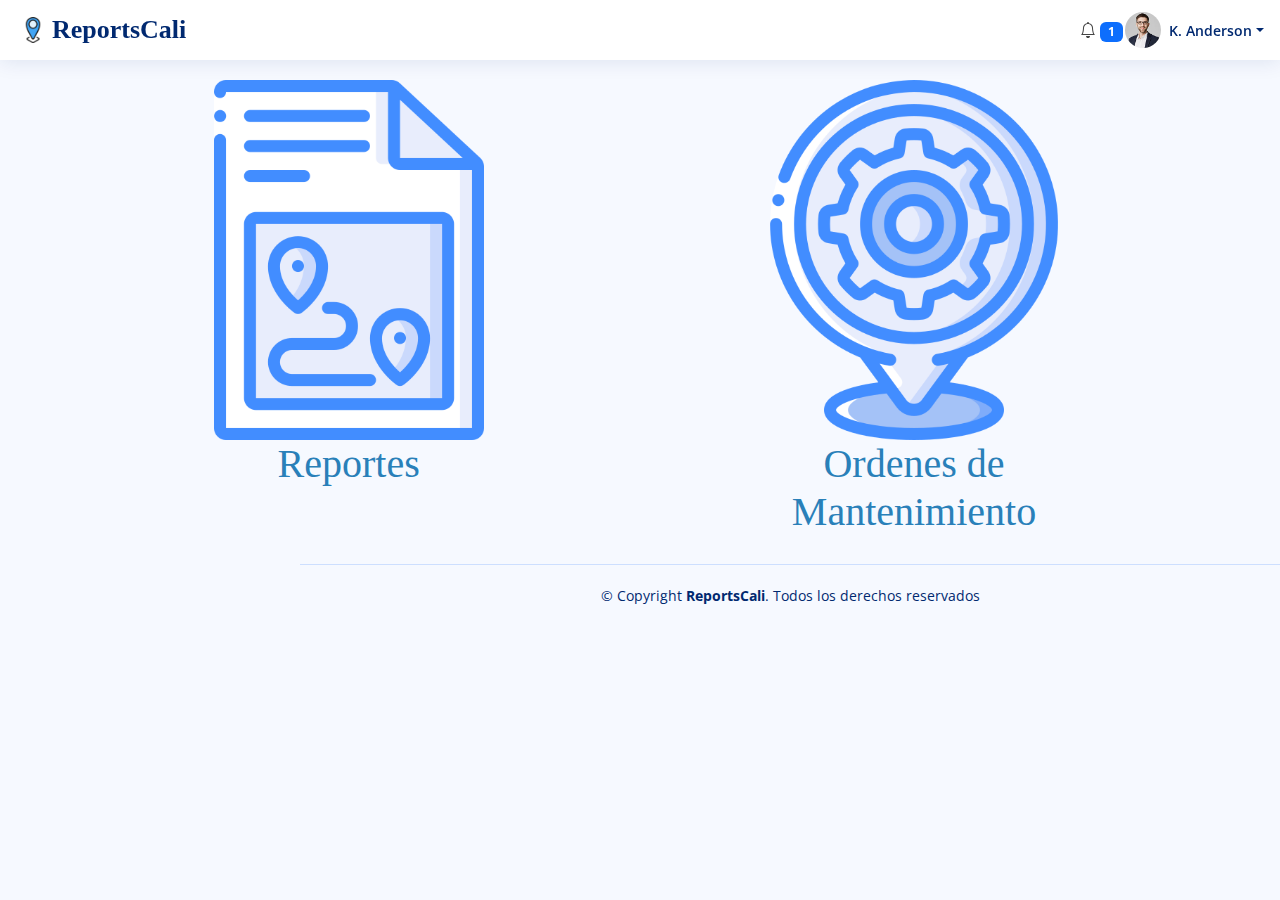
<file: index.html>
<!DOCTYPE html>
<html lang="en">

<head>
  <meta charset="utf-8">
  <meta content="width=device-width, initial-scale=1.0" name="viewport">

  <title>ReportsCali</title>
  <meta content="" name="description">
  <meta content="" name="keywords">

  <!-- Favicons -->
  <link href="assets/img/pin.png" rel="icon">
  <link href="assets/img/apple-touch-icon.png" rel="apple-touch-icon">

  <!-- Google Fonts -->
  <link href="https://fonts.gstatic.com" rel="preconnect">
  <link href="https://fonts.googleapis.com/css?family=Open+Sans:300,300i,400,400i,600,600i,700,700i|Nunito:300,300i,400,400i,600,600i,700,700i|Poppins:300,300i,400,400i,500,500i,600,600i,700,700i" rel="stylesheet">

  <!-- Vendor CSS Files -->
  <link href="assets/vendor/bootstrap/css/bootstrap.min.css" rel="stylesheet">
  <link href="assets/vendor/bootstrap-icons/bootstrap-icons.css" rel="stylesheet">

  <!-- Template Main CSS File -->
  <link href="assets/css/style.css" rel="stylesheet">

  <!-- =======================================================
  * Template Name: NiceAdmin
  * Updated: Sep 18 2023 with Bootstrap v5.3.2
  * Template URL: https://bootstrapmade.com/nice-admin-bootstrap-admin-html-template/
  * Author: BootstrapMade.com
  * License: https://bootstrapmade.com/license/
  ======================================================== -->
</head>

<body>

 <!-- Incluye la barra de navegación -->
      <!-- ======= Header ======= -->
      <header id="header" class="header fixed-top d-flex align-items-center">

        <div class="d-flex align-items-center justify-content-between" style="margin-right: 780px;">
          <a href="index.html" class="logo d-flex align-items-center">
            <img src="assets/img/pin.png" alt="">
            <span class="d-none d-lg-block" style="font-family:Georgia, serif">ReportsCali</span>
          </a>
        </div><!-- End Logo -->
    


        <a class="nav-link nav-icon" href="#" data-bs-toggle="dropdown">
          <i class="bi bi-bell"></i>
          <span class="badge bg-primary badge-number">1</span>
        </a><!-- End Notification Icon -->
    
        <nav class="header-nav ms-auto">
          <ul class="d-flex align-items-center">
    
              <ul class="dropdown-menu dropdown-menu-end dropdown-menu-arrow notifications">
                <li class="dropdown-header">
                  Tiene 1 notificatión
                  <a href="#"><span class="badge rounded-pill bg-primary p-2 ms-2">Ver todas</span></a>
                </li>
                <li>
                  <hr class="dropdown-divider">
                </li>
    
                <li class="notification-item">
                  <i class="bi bi-exclamation-circle text-warning"></i>
                  <div>
                    <h4>Lorem Ipsum</h4>
                    <p>Quae dolorem earum veritatis oditseno</p>
                    <p>30 min. ago</p>
                  </div>
                </li>
    
                <li>
                  <hr class="dropdown-divider">
                </li>
                <li class="dropdown-footer">
                  <a href="#">Show all notifications</a>
                </li>
    
              </ul><!-- End Notification Dropdown Items -->
    
            </li><!-- End Notification Nav -->
    
            <li class="nav-item dropdown pe-3">
    
              <a class="nav-link nav-profile d-flex align-items-center pe-0" href="#" data-bs-toggle="dropdown">
                <img src="assets/img/profile-img.jpg" alt="Profile" class="rounded-circle">
                <span class="d-none d-md-block dropdown-toggle ps-2">K. Anderson</span>
              </a><!-- End Profile Iamge Icon -->
    
              <ul class="dropdown-menu dropdown-menu-end dropdown-menu-arrow profile">
                <li class="dropdown-header">
                  <h6>Kevin Anderson</h6>
                  <span>Web Designer</span>
                </li>
                <li>
                  <hr class="dropdown-divider">
                </li>
    
                <li>
                  <a class="dropdown-item d-flex align-items-center" href="users-profile.html">
                    <i class="bi bi-person"></i>
                    <span>Mi perfil</span>
                  </a>
                </li>
                <li>
                  <hr class="dropdown-divider">
                </li>
    
                <li>
                  <a class="dropdown-item d-flex align-items-center" href="users-profile.html">
                    <i class="bi bi-gear"></i>
                    <span>Configurar cuenta</span>
                  </a>
                </li>
                <li>
                  <hr class="dropdown-divider">
                </li>
    
                <li>
                  <a class="dropdown-item d-flex align-items-center" href="View/login.html">
                    <i class="bi bi-box-arrow-right"></i>
                    <span>Cerrar sesión</span>
                  </a>
                </li>
    
              </ul><!-- End Profile Dropdown Items -->
            </li><!-- End Profile Nav -->
    
          </ul>
        </nav><!-- End Icons Navigation -->
    
      </header><!-- End Header -->
    
      <!-- ======= Sidebar ======= 
      <aside id="sidebar" class="sidebar">
    
        <ul class="sidebar-nav" id="sidebar-nav">
    
          <li class="nav-item">
            <a class="nav-link " href="index.html">
              <i class="bi bi-grid"></i>
              <span>Inicio</span>
            </a>
          </li>
          <li class="nav-item">
            <a class="nav-link " href="index.html">
              <i class="bi bi-clipboard2-check"></i>
              <span>Reportes</span>
            </a>
          </li>
          <li class="nav-item">
            <a class="nav-link " href="index.html">
              <i class="bi bi-gear"></i>
              <span>Ordenes de Mantenimiento</span>
            </a>
          </li>
      </aside> End Sidebar-->
     
 <!-- Contenido de la página de inicio -->
  <main id="main" class="main">

    <!--<div class="pagetitle">
      <h1>Inicio</h1>
      <nav>
        <ol class="breadcrumb">
          <li class="breadcrumb-item"><a href="index.html">Inicio</a></li>
          <li class="breadcrumb-item active">Inicio</li>
        </ol>
      </nav>
    </div> End Page Title -->
      <section class="section dashboard">
        <div class="row">
          <div class="col-lg-6">
            <div class="col-lg-1 d-flex flex-column align-items-center justify-content-center">
              <!--<img src="assets/img/MAPA.png" width="600" height="600"/>-->
              <a href="View/Reportes/Consultar_reporte.php" class="d-flex align-items-center w-auto">
                <img src="assets/img/revision.png" alt="Reportes" width="360" height="360">
              </a>
              <h1 style="font-family:Georgia, serif; color:#2980b9;">Reportes</h1>
            </div>
          </div>
          <div class="col-lg-6">
            <div class="col-lg-6 d-flex flex-column align-items-center justify-content-center">
              <!--<img src="assets/img/MAPA.png" width="600" height="600"/>-->
              <a href="View/Reportes/Crear reporte.html" class="d-flex align-items-center w-auto">
                <img src="assets/img/mant.png" alt="Reportes" width="360" height="360">
              </a>
              <h1 style="font-family:Georgia, serif; color:#2980b9; text-align: center;">Ordenes de Mantenimiento</h1>
            </div>
          </div>
        </div>            
      </section>

  </main><!-- End #main -->

  <!-- ======= Footer ======= -->
  <footer id="footer" class="footer">
    <div class="copyright">
      &copy; Copyright <strong><span>ReportsCali</span></strong>. Todos los derechos reservados
    </div>
  </footer><!-- End Footer -->

  <a href="#" class="back-to-top d-flex align-items-center justify-content-center"><i class="bi bi-arrow-up-short"></i></a>

  <!-- Vendor JS Files -->
  <script src="assets/vendor/apexcharts/apexcharts.min.js"></script>
  <script src="assets/vendor/bootstrap/js/bootstrap.bundle.min.js"></script>
  <script src="assets/vendor/chart.js/chart.umd.js"></script>
  <script src="assets/vendor/echarts/echarts.min.js"></script>
  <script src="assets/vendor/quill/quill.min.js"></script>
  <script src="assets/vendor/simple-datatables/simple-datatables.js"></script>
  <script src="assets/vendor/tinymce/tinymce.min.js"></script>
  <script src="assets/vendor/php-email-form/validate.js"></script>

</body>

</html>
</file>
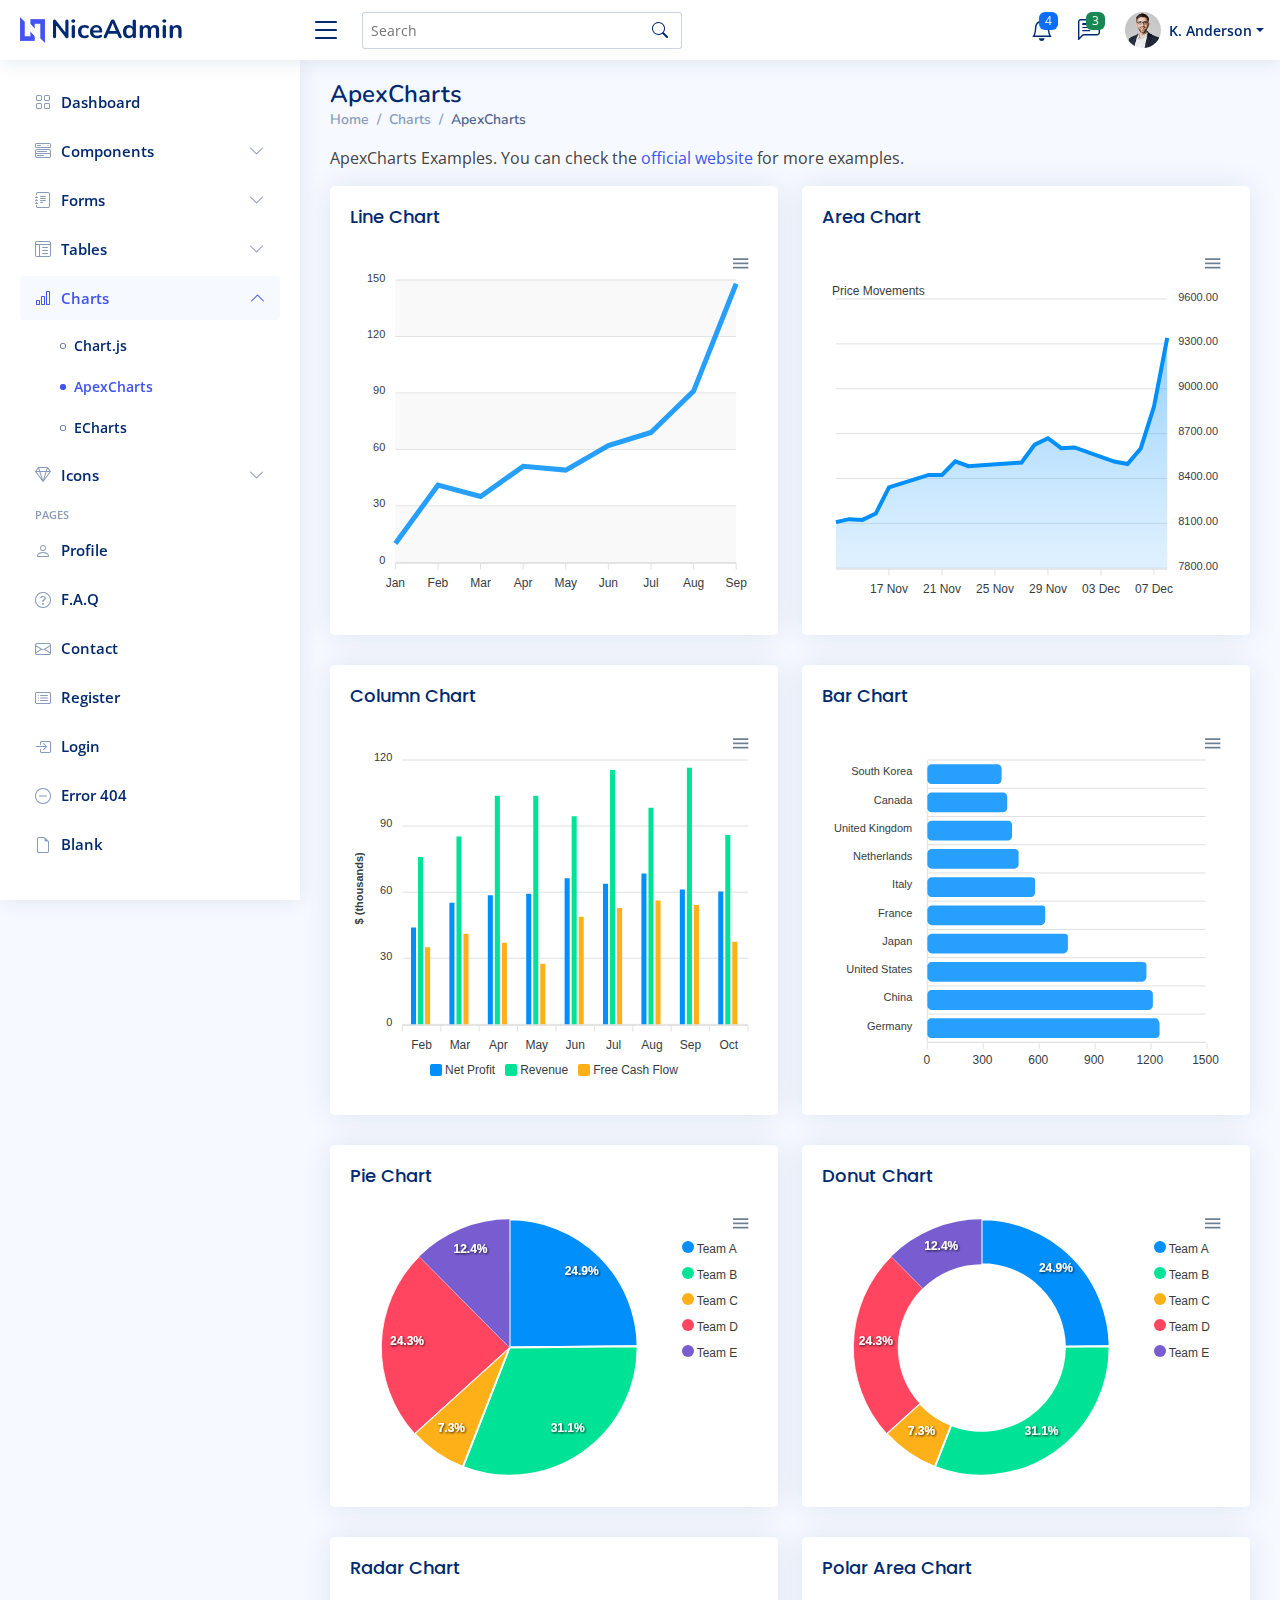
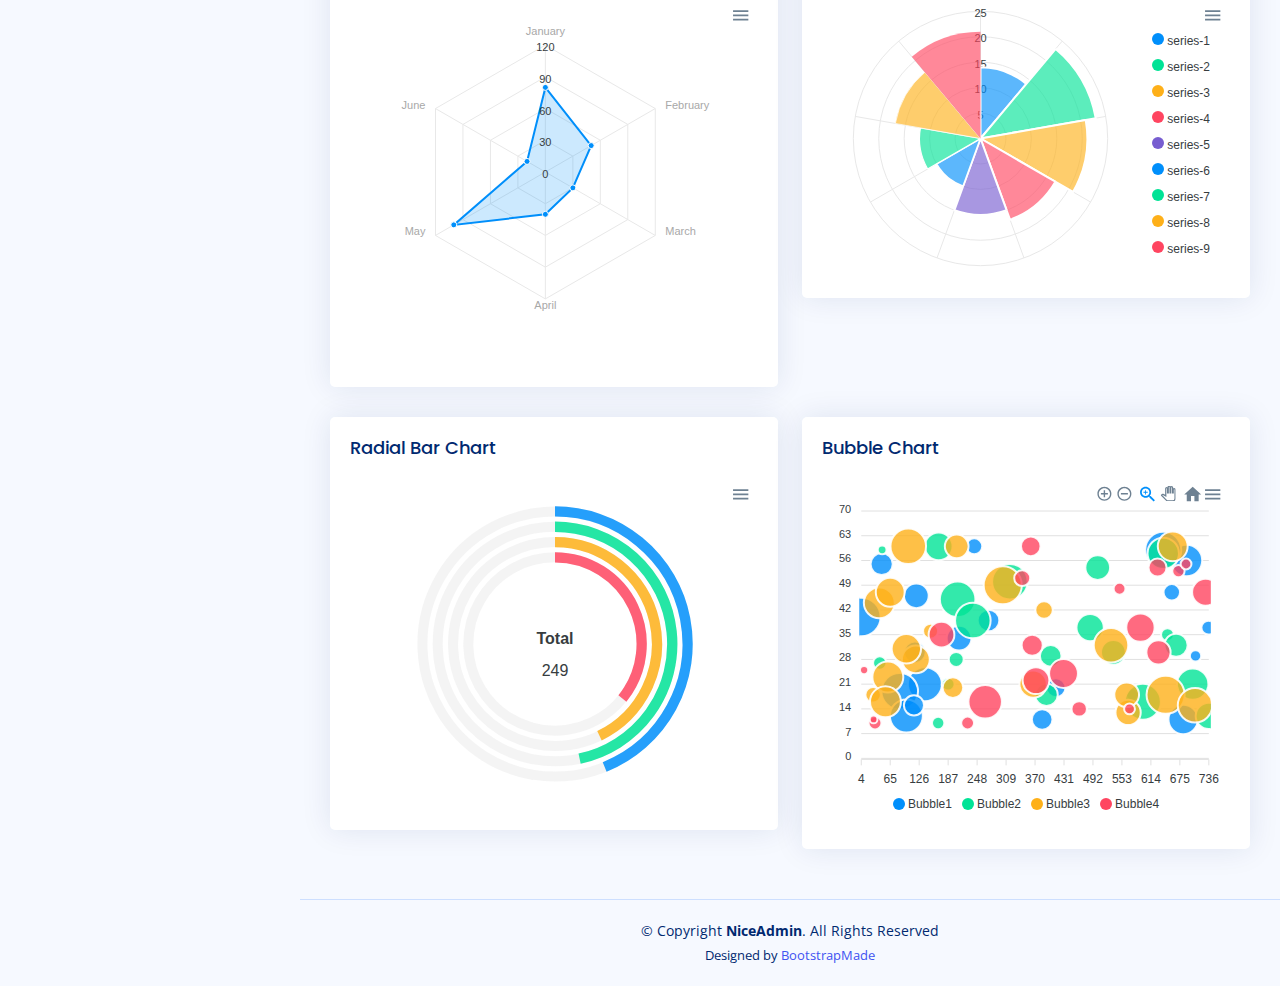
<file: components/charts-apexcharts.html>
<!DOCTYPE html>
<html lang="en">

<head>
  <meta charset="utf-8">
  <meta content="width=device-width, initial-scale=1.0" name="viewport">

  <title>Charts / ApexCharts - NiceAdmin Bootstrap Template</title>
  <meta content="" name="description">
  <meta content="" name="keywords">

  <!-- Favicons -->
  <link href="assets/img/favicon.png" rel="icon">
  <link href="assets/img/apple-touch-icon.png" rel="apple-touch-icon">

  <!-- Google Fonts -->
  <link href="https://fonts.gstatic.com" rel="preconnect">
  <link href="https://fonts.googleapis.com/css?family=Open+Sans:300,300i,400,400i,600,600i,700,700i|Nunito:300,300i,400,400i,600,600i,700,700i|Poppins:300,300i,400,400i,500,500i,600,600i,700,700i" rel="stylesheet">

  <!-- Vendor CSS Files -->
  <link href="assets/vendor/bootstrap/css/bootstrap.min.css" rel="stylesheet">
  <link href="assets/vendor/bootstrap-icons/bootstrap-icons.css" rel="stylesheet">
  <link href="assets/vendor/boxicons/css/boxicons.min.css" rel="stylesheet">
  <link href="assets/vendor/quill/quill.snow.css" rel="stylesheet">
  <link href="assets/vendor/quill/quill.bubble.css" rel="stylesheet">
  <link href="assets/vendor/remixicon/remixicon.css" rel="stylesheet">
  <link href="assets/vendor/simple-datatables/style.css" rel="stylesheet">

  <!-- Template Main CSS File -->
  <link href="assets/css/style.css" rel="stylesheet">

  <!-- =======================================================
  * Template Name: NiceAdmin
  * Updated: Sep 18 2023 with Bootstrap v5.3.2
  * Template URL: https://bootstrapmade.com/nice-admin-bootstrap-admin-html-template/
  * Author: BootstrapMade.com
  * License: https://bootstrapmade.com/license/
  ======================================================== -->
</head>

<body>

  <!-- ======= Header ======= -->
  <header id="header" class="header fixed-top d-flex align-items-center">

    <div class="d-flex align-items-center justify-content-between">
      <a href="index.html" class="logo d-flex align-items-center">
        <img src="assets/img/logo.png" alt="">
        <span class="d-none d-lg-block">NiceAdmin</span>
      </a>
      <i class="bi bi-list toggle-sidebar-btn"></i>
    </div><!-- End Logo -->

    <div class="search-bar">
      <form class="search-form d-flex align-items-center" method="POST" action="#">
        <input type="text" name="query" placeholder="Search" title="Enter search keyword">
        <button type="submit" title="Search"><i class="bi bi-search"></i></button>
      </form>
    </div><!-- End Search Bar -->

    <nav class="header-nav ms-auto">
      <ul class="d-flex align-items-center">

        <li class="nav-item d-block d-lg-none">
          <a class="nav-link nav-icon search-bar-toggle " href="#">
            <i class="bi bi-search"></i>
          </a>
        </li><!-- End Search Icon-->

        <li class="nav-item dropdown">

          <a class="nav-link nav-icon" href="#" data-bs-toggle="dropdown">
            <i class="bi bi-bell"></i>
            <span class="badge bg-primary badge-number">4</span>
          </a><!-- End Notification Icon -->

          <ul class="dropdown-menu dropdown-menu-end dropdown-menu-arrow notifications">
            <li class="dropdown-header">
              You have 4 new notifications
              <a href="#"><span class="badge rounded-pill bg-primary p-2 ms-2">View all</span></a>
            </li>
            <li>
              <hr class="dropdown-divider">
            </li>

            <li class="notification-item">
              <i class="bi bi-exclamation-circle text-warning"></i>
              <div>
                <h4>Lorem Ipsum</h4>
                <p>Quae dolorem earum veritatis oditseno</p>
                <p>30 min. ago</p>
              </div>
            </li>

            <li>
              <hr class="dropdown-divider">
            </li>

            <li class="notification-item">
              <i class="bi bi-x-circle text-danger"></i>
              <div>
                <h4>Atque rerum nesciunt</h4>
                <p>Quae dolorem earum veritatis oditseno</p>
                <p>1 hr. ago</p>
              </div>
            </li>

            <li>
              <hr class="dropdown-divider">
            </li>

            <li class="notification-item">
              <i class="bi bi-check-circle text-success"></i>
              <div>
                <h4>Sit rerum fuga</h4>
                <p>Quae dolorem earum veritatis oditseno</p>
                <p>2 hrs. ago</p>
              </div>
            </li>

            <li>
              <hr class="dropdown-divider">
            </li>

            <li class="notification-item">
              <i class="bi bi-info-circle text-primary"></i>
              <div>
                <h4>Dicta reprehenderit</h4>
                <p>Quae dolorem earum veritatis oditseno</p>
                <p>4 hrs. ago</p>
              </div>
            </li>

            <li>
              <hr class="dropdown-divider">
            </li>
            <li class="dropdown-footer">
              <a href="#">Show all notifications</a>
            </li>

          </ul><!-- End Notification Dropdown Items -->

        </li><!-- End Notification Nav -->

        <li class="nav-item dropdown">

          <a class="nav-link nav-icon" href="#" data-bs-toggle="dropdown">
            <i class="bi bi-chat-left-text"></i>
            <span class="badge bg-success badge-number">3</span>
          </a><!-- End Messages Icon -->

          <ul class="dropdown-menu dropdown-menu-end dropdown-menu-arrow messages">
            <li class="dropdown-header">
              You have 3 new messages
              <a href="#"><span class="badge rounded-pill bg-primary p-2 ms-2">View all</span></a>
            </li>
            <li>
              <hr class="dropdown-divider">
            </li>

            <li class="message-item">
              <a href="#">
                <img src="assets/img/messages-1.jpg" alt="" class="rounded-circle">
                <div>
                  <h4>Maria Hudson</h4>
                  <p>Velit asperiores et ducimus soluta repudiandae labore officia est ut...</p>
                  <p>4 hrs. ago</p>
                </div>
              </a>
            </li>
            <li>
              <hr class="dropdown-divider">
            </li>

            <li class="message-item">
              <a href="#">
                <img src="assets/img/messages-2.jpg" alt="" class="rounded-circle">
                <div>
                  <h4>Anna Nelson</h4>
                  <p>Velit asperiores et ducimus soluta repudiandae labore officia est ut...</p>
                  <p>6 hrs. ago</p>
                </div>
              </a>
            </li>
            <li>
              <hr class="dropdown-divider">
            </li>

            <li class="message-item">
              <a href="#">
                <img src="assets/img/messages-3.jpg" alt="" class="rounded-circle">
                <div>
                  <h4>David Muldon</h4>
                  <p>Velit asperiores et ducimus soluta repudiandae labore officia est ut...</p>
                  <p>8 hrs. ago</p>
                </div>
              </a>
            </li>
            <li>
              <hr class="dropdown-divider">
            </li>

            <li class="dropdown-footer">
              <a href="#">Show all messages</a>
            </li>

          </ul><!-- End Messages Dropdown Items -->

        </li><!-- End Messages Nav -->

        <li class="nav-item dropdown pe-3">

          <a class="nav-link nav-profile d-flex align-items-center pe-0" href="#" data-bs-toggle="dropdown">
            <img src="assets/img/profile-img.jpg" alt="Profile" class="rounded-circle">
            <span class="d-none d-md-block dropdown-toggle ps-2">K. Anderson</span>
          </a><!-- End Profile Iamge Icon -->

          <ul class="dropdown-menu dropdown-menu-end dropdown-menu-arrow profile">
            <li class="dropdown-header">
              <h6>Kevin Anderson</h6>
              <span>Web Designer</span>
            </li>
            <li>
              <hr class="dropdown-divider">
            </li>

            <li>
              <a class="dropdown-item d-flex align-items-center" href="users-profile.html">
                <i class="bi bi-person"></i>
                <span>My Profile</span>
              </a>
            </li>
            <li>
              <hr class="dropdown-divider">
            </li>

            <li>
              <a class="dropdown-item d-flex align-items-center" href="users-profile.html">
                <i class="bi bi-gear"></i>
                <span>Account Settings</span>
              </a>
            </li>
            <li>
              <hr class="dropdown-divider">
            </li>

            <li>
              <a class="dropdown-item d-flex align-items-center" href="pages-faq.html">
                <i class="bi bi-question-circle"></i>
                <span>Need Help?</span>
              </a>
            </li>
            <li>
              <hr class="dropdown-divider">
            </li>

            <li>
              <a class="dropdown-item d-flex align-items-center" href="#">
                <i class="bi bi-box-arrow-right"></i>
                <span>Sign Out</span>
              </a>
            </li>

          </ul><!-- End Profile Dropdown Items -->
        </li><!-- End Profile Nav -->

      </ul>
    </nav><!-- End Icons Navigation -->

  </header><!-- End Header -->

  <!-- ======= Sidebar ======= -->
  <aside id="sidebar" class="sidebar">

    <ul class="sidebar-nav" id="sidebar-nav">

      <li class="nav-item">
        <a class="nav-link collapsed" href="index.html">
          <i class="bi bi-grid"></i>
          <span>Dashboard</span>
        </a>
      </li><!-- End Dashboard Nav -->

      <li class="nav-item">
        <a class="nav-link collapsed" data-bs-target="#components-nav" data-bs-toggle="collapse" href="#">
          <i class="bi bi-menu-button-wide"></i><span>Components</span><i class="bi bi-chevron-down ms-auto"></i>
        </a>
        <ul id="components-nav" class="nav-content collapse " data-bs-parent="#sidebar-nav">
          <li>
            <a href="components-alerts.html">
              <i class="bi bi-circle"></i><span>Alerts</span>
            </a>
          </li>
          <li>
            <a href="components-accordion.html">
              <i class="bi bi-circle"></i><span>Accordion</span>
            </a>
          </li>
          <li>
            <a href="components-badges.html">
              <i class="bi bi-circle"></i><span>Badges</span>
            </a>
          </li>
          <li>
            <a href="components-breadcrumbs.html">
              <i class="bi bi-circle"></i><span>Breadcrumbs</span>
            </a>
          </li>
          <li>
            <a href="components-buttons.html">
              <i class="bi bi-circle"></i><span>Buttons</span>
            </a>
          </li>
          <li>
            <a href="components-cards.html">
              <i class="bi bi-circle"></i><span>Cards</span>
            </a>
          </li>
          <li>
            <a href="components-carousel.html">
              <i class="bi bi-circle"></i><span>Carousel</span>
            </a>
          </li>
          <li>
            <a href="components-list-group.html">
              <i class="bi bi-circle"></i><span>List group</span>
            </a>
          </li>
          <li>
            <a href="components-modal.html">
              <i class="bi bi-circle"></i><span>Modal</span>
            </a>
          </li>
          <li>
            <a href="components-tabs.html">
              <i class="bi bi-circle"></i><span>Tabs</span>
            </a>
          </li>
          <li>
            <a href="components-pagination.html">
              <i class="bi bi-circle"></i><span>Pagination</span>
            </a>
          </li>
          <li>
            <a href="components-progress.html">
              <i class="bi bi-circle"></i><span>Progress</span>
            </a>
          </li>
          <li>
            <a href="components-spinners.html">
              <i class="bi bi-circle"></i><span>Spinners</span>
            </a>
          </li>
          <li>
            <a href="components-tooltips.html">
              <i class="bi bi-circle"></i><span>Tooltips</span>
            </a>
          </li>
        </ul>
      </li><!-- End Components Nav -->

      <li class="nav-item">
        <a class="nav-link collapsed" data-bs-target="#forms-nav" data-bs-toggle="collapse" href="#">
          <i class="bi bi-journal-text"></i><span>Forms</span><i class="bi bi-chevron-down ms-auto"></i>
        </a>
        <ul id="forms-nav" class="nav-content collapse " data-bs-parent="#sidebar-nav">
          <li>
            <a href="forms-elements.html">
              <i class="bi bi-circle"></i><span>Form Elements</span>
            </a>
          </li>
          <li>
            <a href="forms-layouts.html">
              <i class="bi bi-circle"></i><span>Form Layouts</span>
            </a>
          </li>
          <li>
            <a href="forms-editors.html">
              <i class="bi bi-circle"></i><span>Form Editors</span>
            </a>
          </li>
          <li>
            <a href="forms-validation.html">
              <i class="bi bi-circle"></i><span>Form Validation</span>
            </a>
          </li>
        </ul>
      </li><!-- End Forms Nav -->

      <li class="nav-item">
        <a class="nav-link collapsed" data-bs-target="#tables-nav" data-bs-toggle="collapse" href="#">
          <i class="bi bi-layout-text-window-reverse"></i><span>Tables</span><i class="bi bi-chevron-down ms-auto"></i>
        </a>
        <ul id="tables-nav" class="nav-content collapse " data-bs-parent="#sidebar-nav">
          <li>
            <a href="tables-general.html">
              <i class="bi bi-circle"></i><span>General Tables</span>
            </a>
          </li>
          <li>
            <a href="tables-data.html">
              <i class="bi bi-circle"></i><span>Data Tables</span>
            </a>
          </li>
        </ul>
      </li><!-- End Tables Nav -->

      <li class="nav-item">
        <a class="nav-link " data-bs-target="#charts-nav" data-bs-toggle="collapse" href="#">
          <i class="bi bi-bar-chart"></i><span>Charts</span><i class="bi bi-chevron-down ms-auto"></i>
        </a>
        <ul id="charts-nav" class="nav-content collapse show" data-bs-parent="#sidebar-nav">
          <li>
            <a href="charts-chartjs.html">
              <i class="bi bi-circle"></i><span>Chart.js</span>
            </a>
          </li>
          <li>
            <a href="charts-apexcharts.html" class="active">
              <i class="bi bi-circle"></i><span>ApexCharts</span>
            </a>
          </li>
          <li>
            <a href="charts-echarts.html">
              <i class="bi bi-circle"></i><span>ECharts</span>
            </a>
          </li>
        </ul>
      </li><!-- End Charts Nav -->

      <li class="nav-item">
        <a class="nav-link collapsed" data-bs-target="#icons-nav" data-bs-toggle="collapse" href="#">
          <i class="bi bi-gem"></i><span>Icons</span><i class="bi bi-chevron-down ms-auto"></i>
        </a>
        <ul id="icons-nav" class="nav-content collapse " data-bs-parent="#sidebar-nav">
          <li>
            <a href="icons-bootstrap.html">
              <i class="bi bi-circle"></i><span>Bootstrap Icons</span>
            </a>
          </li>
          <li>
            <a href="icons-remix.html">
              <i class="bi bi-circle"></i><span>Remix Icons</span>
            </a>
          </li>
          <li>
            <a href="icons-boxicons.html">
              <i class="bi bi-circle"></i><span>Boxicons</span>
            </a>
          </li>
        </ul>
      </li><!-- End Icons Nav -->

      <li class="nav-heading">Pages</li>

      <li class="nav-item">
        <a class="nav-link collapsed" href="users-profile.html">
          <i class="bi bi-person"></i>
          <span>Profile</span>
        </a>
      </li><!-- End Profile Page Nav -->

      <li class="nav-item">
        <a class="nav-link collapsed" href="pages-faq.html">
          <i class="bi bi-question-circle"></i>
          <span>F.A.Q</span>
        </a>
      </li><!-- End F.A.Q Page Nav -->

      <li class="nav-item">
        <a class="nav-link collapsed" href="pages-contact.html">
          <i class="bi bi-envelope"></i>
          <span>Contact</span>
        </a>
      </li><!-- End Contact Page Nav -->

      <li class="nav-item">
        <a class="nav-link collapsed" href="pages-register.html">
          <i class="bi bi-card-list"></i>
          <span>Register</span>
        </a>
      </li><!-- End Register Page Nav -->

      <li class="nav-item">
        <a class="nav-link collapsed" href="pages-login.html">
          <i class="bi bi-box-arrow-in-right"></i>
          <span>Login</span>
        </a>
      </li><!-- End Login Page Nav -->

      <li class="nav-item">
        <a class="nav-link collapsed" href="pages-error-404.html">
          <i class="bi bi-dash-circle"></i>
          <span>Error 404</span>
        </a>
      </li><!-- End Error 404 Page Nav -->

      <li class="nav-item">
        <a class="nav-link collapsed" href="pages-blank.html">
          <i class="bi bi-file-earmark"></i>
          <span>Blank</span>
        </a>
      </li><!-- End Blank Page Nav -->

    </ul>

  </aside><!-- End Sidebar-->

  <main id="main" class="main">

    <div class="pagetitle">
      <h1>ApexCharts</h1>
      <nav>
        <ol class="breadcrumb">
          <li class="breadcrumb-item"><a href="index.html">Home</a></li>
          <li class="breadcrumb-item">Charts</li>
          <li class="breadcrumb-item active">ApexCharts</li>
        </ol>
      </nav>
    </div><!-- End Page Title -->

    <p>ApexCharts Examples. You can check the <a href="https://apexcharts.com/javascript-chart-demos/" target="_blank">official website</a> for more examples.</p>

    <section class="section">
      <div class="row">

        <div class="col-lg-6">
          <div class="card">
            <div class="card-body">
              <h5 class="card-title">Line Chart</h5>

              <!-- Line Chart -->
              <div id="lineChart"></div>

              <script>
                document.addEventListener("DOMContentLoaded", () => {
                  new ApexCharts(document.querySelector("#lineChart"), {
                    series: [{
                      name: "Desktops",
                      data: [10, 41, 35, 51, 49, 62, 69, 91, 148]
                    }],
                    chart: {
                      height: 350,
                      type: 'line',
                      zoom: {
                        enabled: false
                      }
                    },
                    dataLabels: {
                      enabled: false
                    },
                    stroke: {
                      curve: 'straight'
                    },
                    grid: {
                      row: {
                        colors: ['#f3f3f3', 'transparent'], // takes an array which will be repeated on columns
                        opacity: 0.5
                      },
                    },
                    xaxis: {
                      categories: ['Jan', 'Feb', 'Mar', 'Apr', 'May', 'Jun', 'Jul', 'Aug', 'Sep'],
                    }
                  }).render();
                });
              </script>
              <!-- End Line Chart -->

            </div>
          </div>
        </div>

        <div class="col-lg-6">
          <div class="card">
            <div class="card-body">
              <h5 class="card-title">Area Chart</h5>

              <!-- Area Chart -->
              <div id="areaChart"></div>

              <script>
                document.addEventListener("DOMContentLoaded", () => {
                  const series = {
                    "monthDataSeries1": {
                      "prices": [
                        8107.85,
                        8128.0,
                        8122.9,
                        8165.5,
                        8340.7,
                        8423.7,
                        8423.5,
                        8514.3,
                        8481.85,
                        8487.7,
                        8506.9,
                        8626.2,
                        8668.95,
                        8602.3,
                        8607.55,
                        8512.9,
                        8496.25,
                        8600.65,
                        8881.1,
                        9340.85
                      ],
                      "dates": [
                        "13 Nov 2017",
                        "14 Nov 2017",
                        "15 Nov 2017",
                        "16 Nov 2017",
                        "17 Nov 2017",
                        "20 Nov 2017",
                        "21 Nov 2017",
                        "22 Nov 2017",
                        "23 Nov 2017",
                        "24 Nov 2017",
                        "27 Nov 2017",
                        "28 Nov 2017",
                        "29 Nov 2017",
                        "30 Nov 2017",
                        "01 Dec 2017",
                        "04 Dec 2017",
                        "05 Dec 2017",
                        "06 Dec 2017",
                        "07 Dec 2017",
                        "08 Dec 2017"
                      ]
                    },
                    "monthDataSeries2": {
                      "prices": [
                        8423.7,
                        8423.5,
                        8514.3,
                        8481.85,
                        8487.7,
                        8506.9,
                        8626.2,
                        8668.95,
                        8602.3,
                        8607.55,
                        8512.9,
                        8496.25,
                        8600.65,
                        8881.1,
                        9040.85,
                        8340.7,
                        8165.5,
                        8122.9,
                        8107.85,
                        8128.0
                      ],
                      "dates": [
                        "13 Nov 2017",
                        "14 Nov 2017",
                        "15 Nov 2017",
                        "16 Nov 2017",
                        "17 Nov 2017",
                        "20 Nov 2017",
                        "21 Nov 2017",
                        "22 Nov 2017",
                        "23 Nov 2017",
                        "24 Nov 2017",
                        "27 Nov 2017",
                        "28 Nov 2017",
                        "29 Nov 2017",
                        "30 Nov 2017",
                        "01 Dec 2017",
                        "04 Dec 2017",
                        "05 Dec 2017",
                        "06 Dec 2017",
                        "07 Dec 2017",
                        "08 Dec 2017"
                      ]
                    },
                    "monthDataSeries3": {
                      "prices": [
                        7114.25,
                        7126.6,
                        7116.95,
                        7203.7,
                        7233.75,
                        7451.0,
                        7381.15,
                        7348.95,
                        7347.75,
                        7311.25,
                        7266.4,
                        7253.25,
                        7215.45,
                        7266.35,
                        7315.25,
                        7237.2,
                        7191.4,
                        7238.95,
                        7222.6,
                        7217.9,
                        7359.3,
                        7371.55,
                        7371.15,
                        7469.2,
                        7429.25,
                        7434.65,
                        7451.1,
                        7475.25,
                        7566.25,
                        7556.8,
                        7525.55,
                        7555.45,
                        7560.9,
                        7490.7,
                        7527.6,
                        7551.9,
                        7514.85,
                        7577.95,
                        7592.3,
                        7621.95,
                        7707.95,
                        7859.1,
                        7815.7,
                        7739.0,
                        7778.7,
                        7839.45,
                        7756.45,
                        7669.2,
                        7580.45,
                        7452.85,
                        7617.25,
                        7701.6,
                        7606.8,
                        7620.05,
                        7513.85,
                        7498.45,
                        7575.45,
                        7601.95,
                        7589.1,
                        7525.85,
                        7569.5,
                        7702.5,
                        7812.7,
                        7803.75,
                        7816.3,
                        7851.15,
                        7912.2,
                        7972.8,
                        8145.0,
                        8161.1,
                        8121.05,
                        8071.25,
                        8088.2,
                        8154.45,
                        8148.3,
                        8122.05,
                        8132.65,
                        8074.55,
                        7952.8,
                        7885.55,
                        7733.9,
                        7897.15,
                        7973.15,
                        7888.5,
                        7842.8,
                        7838.4,
                        7909.85,
                        7892.75,
                        7897.75,
                        7820.05,
                        7904.4,
                        7872.2,
                        7847.5,
                        7849.55,
                        7789.6,
                        7736.35,
                        7819.4,
                        7875.35,
                        7871.8,
                        8076.5,
                        8114.8,
                        8193.55,
                        8217.1,
                        8235.05,
                        8215.3,
                        8216.4,
                        8301.55,
                        8235.25,
                        8229.75,
                        8201.95,
                        8164.95,
                        8107.85,
                        8128.0,
                        8122.9,
                        8165.5,
                        8340.7,
                        8423.7,
                        8423.5,
                        8514.3,
                        8481.85,
                        8487.7,
                        8506.9,
                        8626.2
                      ],
                      "dates": [
                        "02 Jun 2017",
                        "05 Jun 2017",
                        "06 Jun 2017",
                        "07 Jun 2017",
                        "08 Jun 2017",
                        "09 Jun 2017",
                        "12 Jun 2017",
                        "13 Jun 2017",
                        "14 Jun 2017",
                        "15 Jun 2017",
                        "16 Jun 2017",
                        "19 Jun 2017",
                        "20 Jun 2017",
                        "21 Jun 2017",
                        "22 Jun 2017",
                        "23 Jun 2017",
                        "27 Jun 2017",
                        "28 Jun 2017",
                        "29 Jun 2017",
                        "30 Jun 2017",
                        "03 Jul 2017",
                        "04 Jul 2017",
                        "05 Jul 2017",
                        "06 Jul 2017",
                        "07 Jul 2017",
                        "10 Jul 2017",
                        "11 Jul 2017",
                        "12 Jul 2017",
                        "13 Jul 2017",
                        "14 Jul 2017",
                        "17 Jul 2017",
                        "18 Jul 2017",
                        "19 Jul 2017",
                        "20 Jul 2017",
                        "21 Jul 2017",
                        "24 Jul 2017",
                        "25 Jul 2017",
                        "26 Jul 2017",
                        "27 Jul 2017",
                        "28 Jul 2017",
                        "31 Jul 2017",
                        "01 Aug 2017",
                        "02 Aug 2017",
                        "03 Aug 2017",
                        "04 Aug 2017",
                        "07 Aug 2017",
                        "08 Aug 2017",
                        "09 Aug 2017",
                        "10 Aug 2017",
                        "11 Aug 2017",
                        "14 Aug 2017",
                        "16 Aug 2017",
                        "17 Aug 2017",
                        "18 Aug 2017",
                        "21 Aug 2017",
                        "22 Aug 2017",
                        "23 Aug 2017",
                        "24 Aug 2017",
                        "28 Aug 2017",
                        "29 Aug 2017",
                        "30 Aug 2017",
                        "31 Aug 2017",
                        "01 Sep 2017",
                        "04 Sep 2017",
                        "05 Sep 2017",
                        "06 Sep 2017",
                        "07 Sep 2017",
                        "08 Sep 2017",
                        "11 Sep 2017",
                        "12 Sep 2017",
                        "13 Sep 2017",
                        "14 Sep 2017",
                        "15 Sep 2017",
                        "18 Sep 2017",
                        "19 Sep 2017",
                        "20 Sep 2017",
                        "21 Sep 2017",
                        "22 Sep 2017",
                        "25 Sep 2017",
                        "26 Sep 2017",
                        "27 Sep 2017",
                        "28 Sep 2017",
                        "29 Sep 2017",
                        "03 Oct 2017",
                        "04 Oct 2017",
                        "05 Oct 2017",
                        "06 Oct 2017",
                        "09 Oct 2017",
                        "10 Oct 2017",
                        "11 Oct 2017",
                        "12 Oct 2017",
                        "13 Oct 2017",
                        "16 Oct 2017",
                        "17 Oct 2017",
                        "18 Oct 2017",
                        "19 Oct 2017",
                        "23 Oct 2017",
                        "24 Oct 2017",
                        "25 Oct 2017",
                        "26 Oct 2017",
                        "27 Oct 2017",
                        "30 Oct 2017",
                        "31 Oct 2017",
                        "01 Nov 2017",
                        "02 Nov 2017",
                        "03 Nov 2017",
                        "06 Nov 2017",
                        "07 Nov 2017",
                        "08 Nov 2017",
                        "09 Nov 2017",
                        "10 Nov 2017",
                        "13 Nov 2017",
                        "14 Nov 2017",
                        "15 Nov 2017",
                        "16 Nov 2017",
                        "17 Nov 2017",
                        "20 Nov 2017",
                        "21 Nov 2017",
                        "22 Nov 2017",
                        "23 Nov 2017",
                        "24 Nov 2017",
                        "27 Nov 2017",
                        "28 Nov 2017"
                      ]
                    }
                  }
                  new ApexCharts(document.querySelector("#areaChart"), {
                    series: [{
                      name: "STOCK ABC",
                      data: series.monthDataSeries1.prices
                    }],
                    chart: {
                      type: 'area',
                      height: 350,
                      zoom: {
                        enabled: false
                      }
                    },
                    dataLabels: {
                      enabled: false
                    },
                    stroke: {
                      curve: 'straight'
                    },
                    subtitle: {
                      text: 'Price Movements',
                      align: 'left'
                    },
                    labels: series.monthDataSeries1.dates,
                    xaxis: {
                      type: 'datetime',
                    },
                    yaxis: {
                      opposite: true
                    },
                    legend: {
                      horizontalAlign: 'left'
                    }
                  }).render();
                });
              </script>
              <!-- End Area Chart -->

            </div>
          </div>
        </div>

        <div class="col-lg-6">
          <div class="card">
            <div class="card-body">
              <h5 class="card-title">Column Chart</h5>

              <!-- Column Chart -->
              <div id="columnChart"></div>

              <script>
                document.addEventListener("DOMContentLoaded", () => {
                  new ApexCharts(document.querySelector("#columnChart"), {
                    series: [{
                      name: 'Net Profit',
                      data: [44, 55, 57, 56, 61, 58, 63, 60, 66]
                    }, {
                      name: 'Revenue',
                      data: [76, 85, 101, 98, 87, 105, 91, 114, 94]
                    }, {
                      name: 'Free Cash Flow',
                      data: [35, 41, 36, 26, 45, 48, 52, 53, 41]
                    }],
                    chart: {
                      type: 'bar',
                      height: 350
                    },
                    plotOptions: {
                      bar: {
                        horizontal: false,
                        columnWidth: '55%',
                        endingShape: 'rounded'
                      },
                    },
                    dataLabels: {
                      enabled: false
                    },
                    stroke: {
                      show: true,
                      width: 2,
                      colors: ['transparent']
                    },
                    xaxis: {
                      categories: ['Feb', 'Mar', 'Apr', 'May', 'Jun', 'Jul', 'Aug', 'Sep', 'Oct'],
                    },
                    yaxis: {
                      title: {
                        text: '$ (thousands)'
                      }
                    },
                    fill: {
                      opacity: 1
                    },
                    tooltip: {
                      y: {
                        formatter: function(val) {
                          return "$ " + val + " thousands"
                        }
                      }
                    }
                  }).render();
                });
              </script>
              <!-- End Column Chart -->

            </div>
          </div>
        </div>

        <div class="col-lg-6">
          <div class="card">
            <div class="card-body">
              <h5 class="card-title">Bar Chart</h5>

              <!-- Bar Chart -->
              <div id="barChart"></div>

              <script>
                document.addEventListener("DOMContentLoaded", () => {
                  new ApexCharts(document.querySelector("#barChart"), {
                    series: [{
                      data: [400, 430, 448, 470, 540, 580, 690, 1100, 1200, 1380]
                    }],
                    chart: {
                      type: 'bar',
                      height: 350
                    },
                    plotOptions: {
                      bar: {
                        borderRadius: 4,
                        horizontal: true,
                      }
                    },
                    dataLabels: {
                      enabled: false
                    },
                    xaxis: {
                      categories: ['South Korea', 'Canada', 'United Kingdom', 'Netherlands', 'Italy', 'France', 'Japan',
                        'United States', 'China', 'Germany'
                      ],
                    }
                  }).render();
                });
              </script>
              <!-- End Bar Chart -->

            </div>
          </div>
        </div>

        <div class="col-lg-6">
          <div class="card">
            <div class="card-body">
              <h5 class="card-title">Pie Chart</h5>

              <!-- Pie Chart -->
              <div id="pieChart"></div>

              <script>
                document.addEventListener("DOMContentLoaded", () => {
                  new ApexCharts(document.querySelector("#pieChart"), {
                    series: [44, 55, 13, 43, 22],
                    chart: {
                      height: 350,
                      type: 'pie',
                      toolbar: {
                        show: true
                      }
                    },
                    labels: ['Team A', 'Team B', 'Team C', 'Team D', 'Team E']
                  }).render();
                });
              </script>
              <!-- End Pie Chart -->

            </div>
          </div>
        </div>

        <div class="col-lg-6">
          <div class="card">
            <div class="card-body">
              <h5 class="card-title">Donut Chart</h5>

              <!-- Donut Chart -->
              <div id="donutChart"></div>

              <script>
                document.addEventListener("DOMContentLoaded", () => {
                  new ApexCharts(document.querySelector("#donutChart"), {
                    series: [44, 55, 13, 43, 22],
                    chart: {
                      height: 350,
                      type: 'donut',
                      toolbar: {
                        show: true
                      }
                    },
                    labels: ['Team A', 'Team B', 'Team C', 'Team D', 'Team E'],
                  }).render();
                });
              </script>
              <!-- End Donut Chart -->

            </div>
          </div>
        </div>

        <div class="col-lg-6">
          <div class="card">
            <div class="card-body">
              <h5 class="card-title">Radar Chart</h5>

              <!-- Radar Chart -->
              <div id="radarChart"></div>

              <script>
                document.addEventListener("DOMContentLoaded", () => {
                  new ApexCharts(document.querySelector("#radarChart"), {
                    series: [{
                      name: 'Series 1',
                      data: [80, 50, 30, 40, 100, 20],
                    }],
                    chart: {
                      height: 350,
                      type: 'radar',
                    },
                    xaxis: {
                      categories: ['January', 'February', 'March', 'April', 'May', 'June']
                    }
                  }).render();
                });
              </script>
              <!-- End Radar Chart -->

            </div>
          </div>
        </div>

        <div class="col-lg-6">
          <div class="card">
            <div class="card-body">
              <h5 class="card-title">Polar Area Chart</h5>

              <!-- Polar Area Chart -->
              <div id="polarAreaChart"></div>

              <script>
                document.addEventListener("DOMContentLoaded", () => {
                  new ApexCharts(document.querySelector("#polarAreaChart"), {
                    series: [14, 23, 21, 17, 15, 10, 12, 17, 21],
                    chart: {
                      type: 'polarArea',
                      height: 350,
                      toolbar: {
                        show: true
                      }
                    },
                    stroke: {
                      colors: ['#fff']
                    },
                    fill: {
                      opacity: 0.8
                    }
                  }).render();
                });
              </script>
              <!-- End Polar Area Chart -->

            </div>
          </div>
        </div>

        <div class="col-lg-6">
          <div class="card">
            <div class="card-body">
              <h5 class="card-title">Radial Bar Chart</h5>

              <!-- Radial Bar Chart -->
              <div id="radialBarChart"></div>

              <script>
                document.addEventListener("DOMContentLoaded", () => {
                  new ApexCharts(document.querySelector("#radialBarChart"), {
                    series: [44, 55, 67, 83],
                    chart: {
                      height: 350,
                      type: 'radialBar',
                      toolbar: {
                        show: true
                      }
                    },
                    plotOptions: {
                      radialBar: {
                        dataLabels: {
                          name: {
                            fontSize: '22px',
                          },
                          value: {
                            fontSize: '16px',
                          },
                          total: {
                            show: true,
                            label: 'Total',
                            formatter: function(w) {
                              // By default this function returns the average of all series. The below is just an example to show the use of custom formatter function
                              return 249
                            }
                          }
                        }
                      }
                    },
                    labels: ['Apples', 'Oranges', 'Bananas', 'Berries'],
                  }).render();
                });
              </script>
              <!-- End Radial Bar Chart -->

            </div>
          </div>
        </div>

        <div class="col-lg-6">
          <div class="card">
            <div class="card-body">
              <h5 class="card-title">Bubble Chart</h5>

              <!-- Bubble Chart -->
              <div id="bubbleChart"></div>

              <script>
                document.addEventListener("DOMContentLoaded", () => {
                  function generateData(baseval, count, yrange) {
                    var i = 0;
                    var series = [];
                    while (i < count) {
                      var x = Math.floor(Math.random() * (750 - 1 + 1)) + 1;;
                      var y = Math.floor(Math.random() * (yrange.max - yrange.min + 1)) + yrange.min;
                      var z = Math.floor(Math.random() * (75 - 15 + 1)) + 15;
                      series.push([x, y, z]);
                      baseval += 86400000;
                      i++;
                    }
                    return series;
                  }
                  new ApexCharts(document.querySelector("#bubbleChart"), {
                    series: [{
                        name: 'Bubble1',
                        data: generateData(new Date('11 Feb 2017 GMT').getTime(), 20, {
                          min: 10,
                          max: 60
                        })
                      },
                      {
                        name: 'Bubble2',
                        data: generateData(new Date('11 Feb 2017 GMT').getTime(), 20, {
                          min: 10,
                          max: 60
                        })
                      },
                      {
                        name: 'Bubble3',
                        data: generateData(new Date('11 Feb 2017 GMT').getTime(), 20, {
                          min: 10,
                          max: 60
                        })
                      },
                      {
                        name: 'Bubble4',
                        data: generateData(new Date('11 Feb 2017 GMT').getTime(), 20, {
                          min: 10,
                          max: 60
                        })
                      }
                    ],
                    chart: {
                      height: 333,
                      type: 'bubble',
                    },
                    dataLabels: {
                      enabled: false
                    },
                    fill: {
                      opacity: 0.8
                    },
                    xaxis: {
                      tickAmount: 12,
                      type: 'category',
                    },
                    yaxis: {
                      max: 70
                    }
                  }).render();
                });
              </script>
              <!-- End Bubble Chart -->

            </div>
          </div>
        </div>

      </div>
    </section>

  </main><!-- End #main -->

  <!-- ======= Footer ======= -->
  <footer id="footer" class="footer">
    <div class="copyright">
      &copy; Copyright <strong><span>NiceAdmin</span></strong>. All Rights Reserved
    </div>
    <div class="credits">
      <!-- All the links in the footer should remain intact. -->
      <!-- You can delete the links only if you purchased the pro version. -->
      <!-- Licensing information: https://bootstrapmade.com/license/ -->
      <!-- Purchase the pro version with working PHP/AJAX contact form: https://bootstrapmade.com/nice-admin-bootstrap-admin-html-template/ -->
      Designed by <a href="https://bootstrapmade.com/">BootstrapMade</a>
    </div>
  </footer><!-- End Footer -->

  <a href="#" class="back-to-top d-flex align-items-center justify-content-center"><i class="bi bi-arrow-up-short"></i></a>

  <!-- Vendor JS Files -->
  <script src="assets/vendor/apexcharts/apexcharts.min.js"></script>
  <script src="assets/vendor/bootstrap/js/bootstrap.bundle.min.js"></script>
  <script src="assets/vendor/chart.js/chart.umd.js"></script>
  <script src="assets/vendor/echarts/echarts.min.js"></script>
  <script src="assets/vendor/quill/quill.min.js"></script>
  <script src="assets/vendor/simple-datatables/simple-datatables.js"></script>
  <script src="assets/vendor/tinymce/tinymce.min.js"></script>
  <script src="assets/vendor/php-email-form/validate.js"></script>

  <!-- Template Main JS File -->
  <script src="assets/js/main.js"></script>

</body>

</html>
</file>
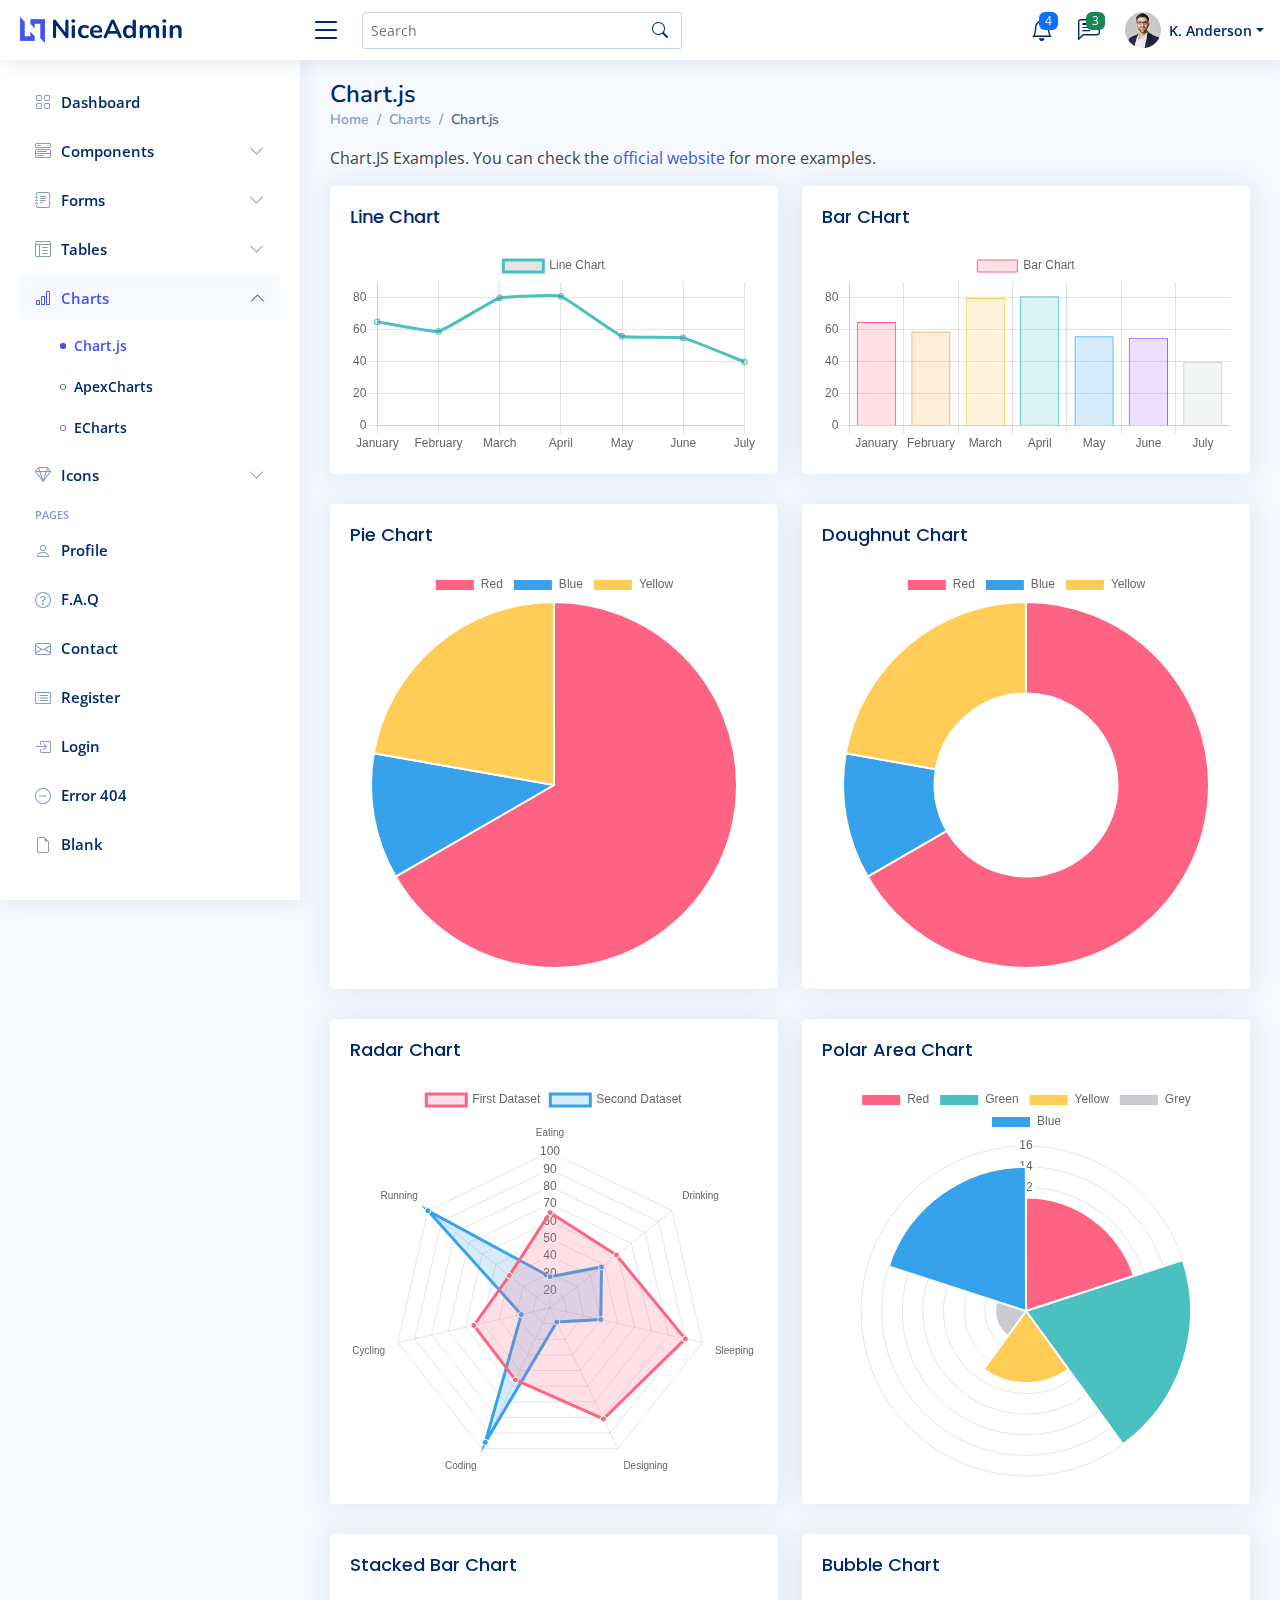
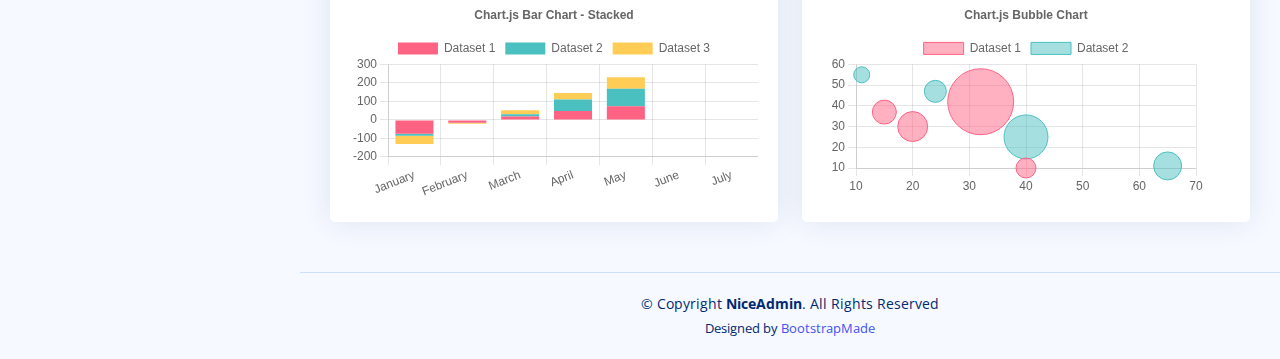
<file: components/charts-chartjs.html>
<!DOCTYPE html>
<html lang="en">

<head>
  <meta charset="utf-8">
  <meta content="width=device-width, initial-scale=1.0" name="viewport">

  <title>Charts / Chart.js - NiceAdmin Bootstrap Template</title>
  <meta content="" name="description">
  <meta content="" name="keywords">

  <!-- Favicons -->
  <link href="assets/img/favicon.png" rel="icon">
  <link href="assets/img/apple-touch-icon.png" rel="apple-touch-icon">

  <!-- Google Fonts -->
  <link href="https://fonts.gstatic.com" rel="preconnect">
  <link href="https://fonts.googleapis.com/css?family=Open+Sans:300,300i,400,400i,600,600i,700,700i|Nunito:300,300i,400,400i,600,600i,700,700i|Poppins:300,300i,400,400i,500,500i,600,600i,700,700i" rel="stylesheet">

  <!-- Vendor CSS Files -->
  <link href="assets/vendor/bootstrap/css/bootstrap.min.css" rel="stylesheet">
  <link href="assets/vendor/bootstrap-icons/bootstrap-icons.css" rel="stylesheet">
  <link href="assets/vendor/boxicons/css/boxicons.min.css" rel="stylesheet">
  <link href="assets/vendor/quill/quill.snow.css" rel="stylesheet">
  <link href="assets/vendor/quill/quill.bubble.css" rel="stylesheet">
  <link href="assets/vendor/remixicon/remixicon.css" rel="stylesheet">
  <link href="assets/vendor/simple-datatables/style.css" rel="stylesheet">

  <!-- Template Main CSS File -->
  <link href="assets/css/style.css" rel="stylesheet">

  <!-- =======================================================
  * Template Name: NiceAdmin
  * Updated: Sep 18 2023 with Bootstrap v5.3.2
  * Template URL: https://bootstrapmade.com/nice-admin-bootstrap-admin-html-template/
  * Author: BootstrapMade.com
  * License: https://bootstrapmade.com/license/
  ======================================================== -->
</head>

<body>

  <!-- ======= Header ======= -->
  <header id="header" class="header fixed-top d-flex align-items-center">

    <div class="d-flex align-items-center justify-content-between">
      <a href="index.html" class="logo d-flex align-items-center">
        <img src="assets/img/logo.png" alt="">
        <span class="d-none d-lg-block">NiceAdmin</span>
      </a>
      <i class="bi bi-list toggle-sidebar-btn"></i>
    </div><!-- End Logo -->

    <div class="search-bar">
      <form class="search-form d-flex align-items-center" method="POST" action="#">
        <input type="text" name="query" placeholder="Search" title="Enter search keyword">
        <button type="submit" title="Search"><i class="bi bi-search"></i></button>
      </form>
    </div><!-- End Search Bar -->

    <nav class="header-nav ms-auto">
      <ul class="d-flex align-items-center">

        <li class="nav-item d-block d-lg-none">
          <a class="nav-link nav-icon search-bar-toggle " href="#">
            <i class="bi bi-search"></i>
          </a>
        </li><!-- End Search Icon-->

        <li class="nav-item dropdown">

          <a class="nav-link nav-icon" href="#" data-bs-toggle="dropdown">
            <i class="bi bi-bell"></i>
            <span class="badge bg-primary badge-number">4</span>
          </a><!-- End Notification Icon -->

          <ul class="dropdown-menu dropdown-menu-end dropdown-menu-arrow notifications">
            <li class="dropdown-header">
              You have 4 new notifications
              <a href="#"><span class="badge rounded-pill bg-primary p-2 ms-2">View all</span></a>
            </li>
            <li>
              <hr class="dropdown-divider">
            </li>

            <li class="notification-item">
              <i class="bi bi-exclamation-circle text-warning"></i>
              <div>
                <h4>Lorem Ipsum</h4>
                <p>Quae dolorem earum veritatis oditseno</p>
                <p>30 min. ago</p>
              </div>
            </li>

            <li>
              <hr class="dropdown-divider">
            </li>

            <li class="notification-item">
              <i class="bi bi-x-circle text-danger"></i>
              <div>
                <h4>Atque rerum nesciunt</h4>
                <p>Quae dolorem earum veritatis oditseno</p>
                <p>1 hr. ago</p>
              </div>
            </li>

            <li>
              <hr class="dropdown-divider">
            </li>

            <li class="notification-item">
              <i class="bi bi-check-circle text-success"></i>
              <div>
                <h4>Sit rerum fuga</h4>
                <p>Quae dolorem earum veritatis oditseno</p>
                <p>2 hrs. ago</p>
              </div>
            </li>

            <li>
              <hr class="dropdown-divider">
            </li>

            <li class="notification-item">
              <i class="bi bi-info-circle text-primary"></i>
              <div>
                <h4>Dicta reprehenderit</h4>
                <p>Quae dolorem earum veritatis oditseno</p>
                <p>4 hrs. ago</p>
              </div>
            </li>

            <li>
              <hr class="dropdown-divider">
            </li>
            <li class="dropdown-footer">
              <a href="#">Show all notifications</a>
            </li>

          </ul><!-- End Notification Dropdown Items -->

        </li><!-- End Notification Nav -->

        <li class="nav-item dropdown">

          <a class="nav-link nav-icon" href="#" data-bs-toggle="dropdown">
            <i class="bi bi-chat-left-text"></i>
            <span class="badge bg-success badge-number">3</span>
          </a><!-- End Messages Icon -->

          <ul class="dropdown-menu dropdown-menu-end dropdown-menu-arrow messages">
            <li class="dropdown-header">
              You have 3 new messages
              <a href="#"><span class="badge rounded-pill bg-primary p-2 ms-2">View all</span></a>
            </li>
            <li>
              <hr class="dropdown-divider">
            </li>

            <li class="message-item">
              <a href="#">
                <img src="assets/img/messages-1.jpg" alt="" class="rounded-circle">
                <div>
                  <h4>Maria Hudson</h4>
                  <p>Velit asperiores et ducimus soluta repudiandae labore officia est ut...</p>
                  <p>4 hrs. ago</p>
                </div>
              </a>
            </li>
            <li>
              <hr class="dropdown-divider">
            </li>

            <li class="message-item">
              <a href="#">
                <img src="assets/img/messages-2.jpg" alt="" class="rounded-circle">
                <div>
                  <h4>Anna Nelson</h4>
                  <p>Velit asperiores et ducimus soluta repudiandae labore officia est ut...</p>
                  <p>6 hrs. ago</p>
                </div>
              </a>
            </li>
            <li>
              <hr class="dropdown-divider">
            </li>

            <li class="message-item">
              <a href="#">
                <img src="assets/img/messages-3.jpg" alt="" class="rounded-circle">
                <div>
                  <h4>David Muldon</h4>
                  <p>Velit asperiores et ducimus soluta repudiandae labore officia est ut...</p>
                  <p>8 hrs. ago</p>
                </div>
              </a>
            </li>
            <li>
              <hr class="dropdown-divider">
            </li>

            <li class="dropdown-footer">
              <a href="#">Show all messages</a>
            </li>

          </ul><!-- End Messages Dropdown Items -->

        </li><!-- End Messages Nav -->

        <li class="nav-item dropdown pe-3">

          <a class="nav-link nav-profile d-flex align-items-center pe-0" href="#" data-bs-toggle="dropdown">
            <img src="assets/img/profile-img.jpg" alt="Profile" class="rounded-circle">
            <span class="d-none d-md-block dropdown-toggle ps-2">K. Anderson</span>
          </a><!-- End Profile Iamge Icon -->

          <ul class="dropdown-menu dropdown-menu-end dropdown-menu-arrow profile">
            <li class="dropdown-header">
              <h6>Kevin Anderson</h6>
              <span>Web Designer</span>
            </li>
            <li>
              <hr class="dropdown-divider">
            </li>

            <li>
              <a class="dropdown-item d-flex align-items-center" href="users-profile.html">
                <i class="bi bi-person"></i>
                <span>My Profile</span>
              </a>
            </li>
            <li>
              <hr class="dropdown-divider">
            </li>

            <li>
              <a class="dropdown-item d-flex align-items-center" href="users-profile.html">
                <i class="bi bi-gear"></i>
                <span>Account Settings</span>
              </a>
            </li>
            <li>
              <hr class="dropdown-divider">
            </li>

            <li>
              <a class="dropdown-item d-flex align-items-center" href="pages-faq.html">
                <i class="bi bi-question-circle"></i>
                <span>Need Help?</span>
              </a>
            </li>
            <li>
              <hr class="dropdown-divider">
            </li>

            <li>
              <a class="dropdown-item d-flex align-items-center" href="#">
                <i class="bi bi-box-arrow-right"></i>
                <span>Sign Out</span>
              </a>
            </li>

          </ul><!-- End Profile Dropdown Items -->
        </li><!-- End Profile Nav -->

      </ul>
    </nav><!-- End Icons Navigation -->

  </header><!-- End Header -->

  <!-- ======= Sidebar ======= -->
  <aside id="sidebar" class="sidebar">

    <ul class="sidebar-nav" id="sidebar-nav">

      <li class="nav-item">
        <a class="nav-link collapsed" href="index.html">
          <i class="bi bi-grid"></i>
          <span>Dashboard</span>
        </a>
      </li><!-- End Dashboard Nav -->

      <li class="nav-item">
        <a class="nav-link collapsed" data-bs-target="#components-nav" data-bs-toggle="collapse" href="#">
          <i class="bi bi-menu-button-wide"></i><span>Components</span><i class="bi bi-chevron-down ms-auto"></i>
        </a>
        <ul id="components-nav" class="nav-content collapse " data-bs-parent="#sidebar-nav">
          <li>
            <a href="components-alerts.html">
              <i class="bi bi-circle"></i><span>Alerts</span>
            </a>
          </li>
          <li>
            <a href="components-accordion.html">
              <i class="bi bi-circle"></i><span>Accordion</span>
            </a>
          </li>
          <li>
            <a href="components-badges.html">
              <i class="bi bi-circle"></i><span>Badges</span>
            </a>
          </li>
          <li>
            <a href="components-breadcrumbs.html">
              <i class="bi bi-circle"></i><span>Breadcrumbs</span>
            </a>
          </li>
          <li>
            <a href="components-buttons.html">
              <i class="bi bi-circle"></i><span>Buttons</span>
            </a>
          </li>
          <li>
            <a href="components-cards.html">
              <i class="bi bi-circle"></i><span>Cards</span>
            </a>
          </li>
          <li>
            <a href="components-carousel.html">
              <i class="bi bi-circle"></i><span>Carousel</span>
            </a>
          </li>
          <li>
            <a href="components-list-group.html">
              <i class="bi bi-circle"></i><span>List group</span>
            </a>
          </li>
          <li>
            <a href="components-modal.html">
              <i class="bi bi-circle"></i><span>Modal</span>
            </a>
          </li>
          <li>
            <a href="components-tabs.html">
              <i class="bi bi-circle"></i><span>Tabs</span>
            </a>
          </li>
          <li>
            <a href="components-pagination.html">
              <i class="bi bi-circle"></i><span>Pagination</span>
            </a>
          </li>
          <li>
            <a href="components-progress.html">
              <i class="bi bi-circle"></i><span>Progress</span>
            </a>
          </li>
          <li>
            <a href="components-spinners.html">
              <i class="bi bi-circle"></i><span>Spinners</span>
            </a>
          </li>
          <li>
            <a href="components-tooltips.html">
              <i class="bi bi-circle"></i><span>Tooltips</span>
            </a>
          </li>
        </ul>
      </li><!-- End Components Nav -->

      <li class="nav-item">
        <a class="nav-link collapsed" data-bs-target="#forms-nav" data-bs-toggle="collapse" href="#">
          <i class="bi bi-journal-text"></i><span>Forms</span><i class="bi bi-chevron-down ms-auto"></i>
        </a>
        <ul id="forms-nav" class="nav-content collapse " data-bs-parent="#sidebar-nav">
          <li>
            <a href="forms-elements.html">
              <i class="bi bi-circle"></i><span>Form Elements</span>
            </a>
          </li>
          <li>
            <a href="forms-layouts.html">
              <i class="bi bi-circle"></i><span>Form Layouts</span>
            </a>
          </li>
          <li>
            <a href="forms-editors.html">
              <i class="bi bi-circle"></i><span>Form Editors</span>
            </a>
          </li>
          <li>
            <a href="forms-validation.html">
              <i class="bi bi-circle"></i><span>Form Validation</span>
            </a>
          </li>
        </ul>
      </li><!-- End Forms Nav -->

      <li class="nav-item">
        <a class="nav-link collapsed" data-bs-target="#tables-nav" data-bs-toggle="collapse" href="#">
          <i class="bi bi-layout-text-window-reverse"></i><span>Tables</span><i class="bi bi-chevron-down ms-auto"></i>
        </a>
        <ul id="tables-nav" class="nav-content collapse " data-bs-parent="#sidebar-nav">
          <li>
            <a href="tables-general.html">
              <i class="bi bi-circle"></i><span>General Tables</span>
            </a>
          </li>
          <li>
            <a href="tables-data.html">
              <i class="bi bi-circle"></i><span>Data Tables</span>
            </a>
          </li>
        </ul>
      </li><!-- End Tables Nav -->

      <li class="nav-item">
        <a class="nav-link " data-bs-target="#charts-nav" data-bs-toggle="collapse" href="#">
          <i class="bi bi-bar-chart"></i><span>Charts</span><i class="bi bi-chevron-down ms-auto"></i>
        </a>
        <ul id="charts-nav" class="nav-content collapse show" data-bs-parent="#sidebar-nav">
          <li>
            <a href="charts-chartjs.html" class="active">
              <i class="bi bi-circle"></i><span>Chart.js</span>
            </a>
          </li>
          <li>
            <a href="charts-apexcharts.html">
              <i class="bi bi-circle"></i><span>ApexCharts</span>
            </a>
          </li>
          <li>
            <a href="charts-echarts.html">
              <i class="bi bi-circle"></i><span>ECharts</span>
            </a>
          </li>
        </ul>
      </li><!-- End Charts Nav -->

      <li class="nav-item">
        <a class="nav-link collapsed" data-bs-target="#icons-nav" data-bs-toggle="collapse" href="#">
          <i class="bi bi-gem"></i><span>Icons</span><i class="bi bi-chevron-down ms-auto"></i>
        </a>
        <ul id="icons-nav" class="nav-content collapse " data-bs-parent="#sidebar-nav">
          <li>
            <a href="icons-bootstrap.html">
              <i class="bi bi-circle"></i><span>Bootstrap Icons</span>
            </a>
          </li>
          <li>
            <a href="icons-remix.html">
              <i class="bi bi-circle"></i><span>Remix Icons</span>
            </a>
          </li>
          <li>
            <a href="icons-boxicons.html">
              <i class="bi bi-circle"></i><span>Boxicons</span>
            </a>
          </li>
        </ul>
      </li><!-- End Icons Nav -->

      <li class="nav-heading">Pages</li>

      <li class="nav-item">
        <a class="nav-link collapsed" href="users-profile.html">
          <i class="bi bi-person"></i>
          <span>Profile</span>
        </a>
      </li><!-- End Profile Page Nav -->

      <li class="nav-item">
        <a class="nav-link collapsed" href="pages-faq.html">
          <i class="bi bi-question-circle"></i>
          <span>F.A.Q</span>
        </a>
      </li><!-- End F.A.Q Page Nav -->

      <li class="nav-item">
        <a class="nav-link collapsed" href="pages-contact.html">
          <i class="bi bi-envelope"></i>
          <span>Contact</span>
        </a>
      </li><!-- End Contact Page Nav -->

      <li class="nav-item">
        <a class="nav-link collapsed" href="pages-register.html">
          <i class="bi bi-card-list"></i>
          <span>Register</span>
        </a>
      </li><!-- End Register Page Nav -->

      <li class="nav-item">
        <a class="nav-link collapsed" href="pages-login.html">
          <i class="bi bi-box-arrow-in-right"></i>
          <span>Login</span>
        </a>
      </li><!-- End Login Page Nav -->

      <li class="nav-item">
        <a class="nav-link collapsed" href="pages-error-404.html">
          <i class="bi bi-dash-circle"></i>
          <span>Error 404</span>
        </a>
      </li><!-- End Error 404 Page Nav -->

      <li class="nav-item">
        <a class="nav-link collapsed" href="pages-blank.html">
          <i class="bi bi-file-earmark"></i>
          <span>Blank</span>
        </a>
      </li><!-- End Blank Page Nav -->

    </ul>

  </aside><!-- End Sidebar-->

  <main id="main" class="main">

    <div class="pagetitle">
      <h1>Chart.js</h1>
      <nav>
        <ol class="breadcrumb">
          <li class="breadcrumb-item"><a href="index.html">Home</a></li>
          <li class="breadcrumb-item">Charts</li>
          <li class="breadcrumb-item active">Chart.js</li>
        </ol>
      </nav>
    </div><!-- End Page Title -->

    <p>Chart.JS Examples. You can check the <a href="https://www.chartjs.org/docs/latest/samples/" target="_blank">official website</a> for more examples.</p>

    <section class="section">
      <div class="row">

        <div class="col-lg-6">
          <div class="card">
            <div class="card-body">
              <h5 class="card-title">Line Chart</h5>

              <!-- Line Chart -->
              <canvas id="lineChart" style="max-height: 400px;"></canvas>
              <script>
                document.addEventListener("DOMContentLoaded", () => {
                  new Chart(document.querySelector('#lineChart'), {
                    type: 'line',
                    data: {
                      labels: ['January', 'February', 'March', 'April', 'May', 'June', 'July'],
                      datasets: [{
                        label: 'Line Chart',
                        data: [65, 59, 80, 81, 56, 55, 40],
                        fill: false,
                        borderColor: 'rgb(75, 192, 192)',
                        tension: 0.1
                      }]
                    },
                    options: {
                      scales: {
                        y: {
                          beginAtZero: true
                        }
                      }
                    }
                  });
                });
              </script>
              <!-- End Line CHart -->

            </div>
          </div>
        </div>

        <div class="col-lg-6">
          <div class="card">
            <div class="card-body">
              <h5 class="card-title">Bar CHart</h5>

              <!-- Bar Chart -->
              <canvas id="barChart" style="max-height: 400px;"></canvas>
              <script>
                document.addEventListener("DOMContentLoaded", () => {
                  new Chart(document.querySelector('#barChart'), {
                    type: 'bar',
                    data: {
                      labels: ['January', 'February', 'March', 'April', 'May', 'June', 'July'],
                      datasets: [{
                        label: 'Bar Chart',
                        data: [65, 59, 80, 81, 56, 55, 40],
                        backgroundColor: [
                          'rgba(255, 99, 132, 0.2)',
                          'rgba(255, 159, 64, 0.2)',
                          'rgba(255, 205, 86, 0.2)',
                          'rgba(75, 192, 192, 0.2)',
                          'rgba(54, 162, 235, 0.2)',
                          'rgba(153, 102, 255, 0.2)',
                          'rgba(201, 203, 207, 0.2)'
                        ],
                        borderColor: [
                          'rgb(255, 99, 132)',
                          'rgb(255, 159, 64)',
                          'rgb(255, 205, 86)',
                          'rgb(75, 192, 192)',
                          'rgb(54, 162, 235)',
                          'rgb(153, 102, 255)',
                          'rgb(201, 203, 207)'
                        ],
                        borderWidth: 1
                      }]
                    },
                    options: {
                      scales: {
                        y: {
                          beginAtZero: true
                        }
                      }
                    }
                  });
                });
              </script>
              <!-- End Bar CHart -->

            </div>
          </div>
        </div>

        <div class="col-lg-6">
          <div class="card">
            <div class="card-body">
              <h5 class="card-title">Pie Chart</h5>

              <!-- Pie Chart -->
              <canvas id="pieChart" style="max-height: 400px;"></canvas>
              <script>
                document.addEventListener("DOMContentLoaded", () => {
                  new Chart(document.querySelector('#pieChart'), {
                    type: 'pie',
                    data: {
                      labels: [
                        'Red',
                        'Blue',
                        'Yellow'
                      ],
                      datasets: [{
                        label: 'My First Dataset',
                        data: [300, 50, 100],
                        backgroundColor: [
                          'rgb(255, 99, 132)',
                          'rgb(54, 162, 235)',
                          'rgb(255, 205, 86)'
                        ],
                        hoverOffset: 4
                      }]
                    }
                  });
                });
              </script>
              <!-- End Pie CHart -->

            </div>
          </div>
        </div>

        <div class="col-lg-6">
          <div class="card">
            <div class="card-body">
              <h5 class="card-title">Doughnut Chart</h5>

              <!-- Doughnut Chart -->
              <canvas id="doughnutChart" style="max-height: 400px;"></canvas>
              <script>
                document.addEventListener("DOMContentLoaded", () => {
                  new Chart(document.querySelector('#doughnutChart'), {
                    type: 'doughnut',
                    data: {
                      labels: [
                        'Red',
                        'Blue',
                        'Yellow'
                      ],
                      datasets: [{
                        label: 'My First Dataset',
                        data: [300, 50, 100],
                        backgroundColor: [
                          'rgb(255, 99, 132)',
                          'rgb(54, 162, 235)',
                          'rgb(255, 205, 86)'
                        ],
                        hoverOffset: 4
                      }]
                    }
                  });
                });
              </script>
              <!-- End Doughnut CHart -->

            </div>
          </div>
        </div>

        <div class="col-lg-6">
          <div class="card">
            <div class="card-body">
              <h5 class="card-title">Radar Chart</h5>

              <!-- Radar Chart -->
              <canvas id="radarChart" style="max-height: 400px;"></canvas>
              <script>
                document.addEventListener("DOMContentLoaded", () => {
                  new Chart(document.querySelector('#radarChart'), {
                    type: 'radar',
                    data: {
                      labels: [
                        'Eating',
                        'Drinking',
                        'Sleeping',
                        'Designing',
                        'Coding',
                        'Cycling',
                        'Running'
                      ],
                      datasets: [{
                        label: 'First Dataset',
                        data: [65, 59, 90, 81, 56, 55, 40],
                        fill: true,
                        backgroundColor: 'rgba(255, 99, 132, 0.2)',
                        borderColor: 'rgb(255, 99, 132)',
                        pointBackgroundColor: 'rgb(255, 99, 132)',
                        pointBorderColor: '#fff',
                        pointHoverBackgroundColor: '#fff',
                        pointHoverBorderColor: 'rgb(255, 99, 132)'
                      }, {
                        label: 'Second Dataset',
                        data: [28, 48, 40, 19, 96, 27, 100],
                        fill: true,
                        backgroundColor: 'rgba(54, 162, 235, 0.2)',
                        borderColor: 'rgb(54, 162, 235)',
                        pointBackgroundColor: 'rgb(54, 162, 235)',
                        pointBorderColor: '#fff',
                        pointHoverBackgroundColor: '#fff',
                        pointHoverBorderColor: 'rgb(54, 162, 235)'
                      }]
                    },
                    options: {
                      elements: {
                        line: {
                          borderWidth: 3
                        }
                      }
                    }
                  });
                });
              </script>
              <!-- End Radar CHart -->

            </div>
          </div>
        </div>

        <div class="col-lg-6">
          <div class="card">
            <div class="card-body">
              <h5 class="card-title">Polar Area Chart</h5>

              <!-- Polar Area Chart -->
              <canvas id="polarAreaChart" style="max-height: 400px;"></canvas>
              <script>
                document.addEventListener("DOMContentLoaded", () => {
                  new Chart(document.querySelector('#polarAreaChart'), {
                    type: 'polarArea',
                    data: {
                      labels: [
                        'Red',
                        'Green',
                        'Yellow',
                        'Grey',
                        'Blue'
                      ],
                      datasets: [{
                        label: 'My First Dataset',
                        data: [11, 16, 7, 3, 14],
                        backgroundColor: [
                          'rgb(255, 99, 132)',
                          'rgb(75, 192, 192)',
                          'rgb(255, 205, 86)',
                          'rgb(201, 203, 207)',
                          'rgb(54, 162, 235)'
                        ]
                      }]
                    }
                  });
                });
              </script>
              <!-- End Polar Area Chart -->

            </div>
          </div>
        </div>

        <div class="col-lg-6">
          <div class="card">
            <div class="card-body">
              <h5 class="card-title">Stacked Bar Chart</h5>

              <!-- Stacked Bar Chart -->
              <canvas id="stakedBarChart" style="max-height: 400px;"></canvas>
              <script>
                document.addEventListener("DOMContentLoaded", () => {
                  new Chart(document.querySelector('#stakedBarChart'), {
                    type: 'bar',
                    data: {
                      labels: ['January', 'February', 'March', 'April', 'May', 'June', 'July'],
                      datasets: [{
                          label: 'Dataset 1',
                          data: [-75, -15, 18, 48, 74],
                          backgroundColor: 'rgb(255, 99, 132)',
                        },
                        {
                          label: 'Dataset 2',
                          data: [-11, -1, 12, 62, 95],
                          backgroundColor: 'rgb(75, 192, 192)',
                        },
                        {
                          label: 'Dataset 3',
                          data: [-44, -5, 22, 35, 62],
                          backgroundColor: 'rgb(255, 205, 86)',
                        },
                      ]
                    },
                    options: {
                      plugins: {
                        title: {
                          display: true,
                          text: 'Chart.js Bar Chart - Stacked'
                        },
                      },
                      responsive: true,
                      scales: {
                        x: {
                          stacked: true,
                        },
                        y: {
                          stacked: true
                        }
                      }
                    }
                  });
                });
              </script>
              <!-- End Stacked Bar Chart -->

            </div>
          </div>
        </div>

        <div class="col-lg-6">
          <div class="card">
            <div class="card-body">
              <h5 class="card-title">Bubble Chart</h5>

              <!-- Bubble Chart -->
              <canvas id="bubbleChart" style="max-height: 400px;"></canvas>
              <script>
                document.addEventListener("DOMContentLoaded", () => {
                  new Chart(document.querySelector('#bubbleChart'), {
                    type: 'bubble',
                    data: {
                      labels: ['January', 'February', 'March', 'April', 'May', 'June', 'July'],
                      datasets: [{
                          label: 'Dataset 1',
                          data: [{
                              x: 20,
                              y: 30,
                              r: 15
                            },
                            {
                              x: 40,
                              y: 10,
                              r: 10
                            },
                            {
                              x: 15,
                              y: 37,
                              r: 12
                            },
                            {
                              x: 32,
                              y: 42,
                              r: 33
                            }
                          ],
                          borderColor: 'rgb(255, 99, 132)',
                          backgroundColor: 'rgba(255, 99, 132, 0.5)'
                        },
                        {
                          label: 'Dataset 2',
                          data: [{
                              x: 40,
                              y: 25,
                              r: 22
                            },
                            {
                              x: 24,
                              y: 47,
                              r: 11
                            },
                            {
                              x: 65,
                              y: 11,
                              r: 14
                            },
                            {
                              x: 11,
                              y: 55,
                              r: 8
                            }
                          ],
                          borderColor: 'rgb(75, 192, 192)',
                          backgroundColor: 'rgba(75, 192, 192, 0.5)'
                        }
                      ]
                    },
                    options: {
                      responsive: true,
                      plugins: {
                        legend: {
                          position: 'top',
                        },
                        title: {
                          display: true,
                          text: 'Chart.js Bubble Chart'
                        }
                      }
                    }
                  });
                });
              </script>
              <!-- End Bubble Chart -->

            </div>
          </div>
        </div>

      </div>
    </section>

  </main><!-- End #main -->

  <!-- ======= Footer ======= -->
  <footer id="footer" class="footer">
    <div class="copyright">
      &copy; Copyright <strong><span>NiceAdmin</span></strong>. All Rights Reserved
    </div>
    <div class="credits">
      <!-- All the links in the footer should remain intact. -->
      <!-- You can delete the links only if you purchased the pro version. -->
      <!-- Licensing information: https://bootstrapmade.com/license/ -->
      <!-- Purchase the pro version with working PHP/AJAX contact form: https://bootstrapmade.com/nice-admin-bootstrap-admin-html-template/ -->
      Designed by <a href="https://bootstrapmade.com/">BootstrapMade</a>
    </div>
  </footer><!-- End Footer -->

  <a href="#" class="back-to-top d-flex align-items-center justify-content-center"><i class="bi bi-arrow-up-short"></i></a>

  <!-- Vendor JS Files -->
  <script src="assets/vendor/apexcharts/apexcharts.min.js"></script>
  <script src="assets/vendor/bootstrap/js/bootstrap.bundle.min.js"></script>
  <script src="assets/vendor/chart.js/chart.umd.js"></script>
  <script src="assets/vendor/echarts/echarts.min.js"></script>
  <script src="assets/vendor/quill/quill.min.js"></script>
  <script src="assets/vendor/simple-datatables/simple-datatables.js"></script>
  <script src="assets/vendor/tinymce/tinymce.min.js"></script>
  <script src="assets/vendor/php-email-form/validate.js"></script>

  <!-- Template Main JS File -->
  <script src="assets/js/main.js"></script>

</body>

</html>
</file>
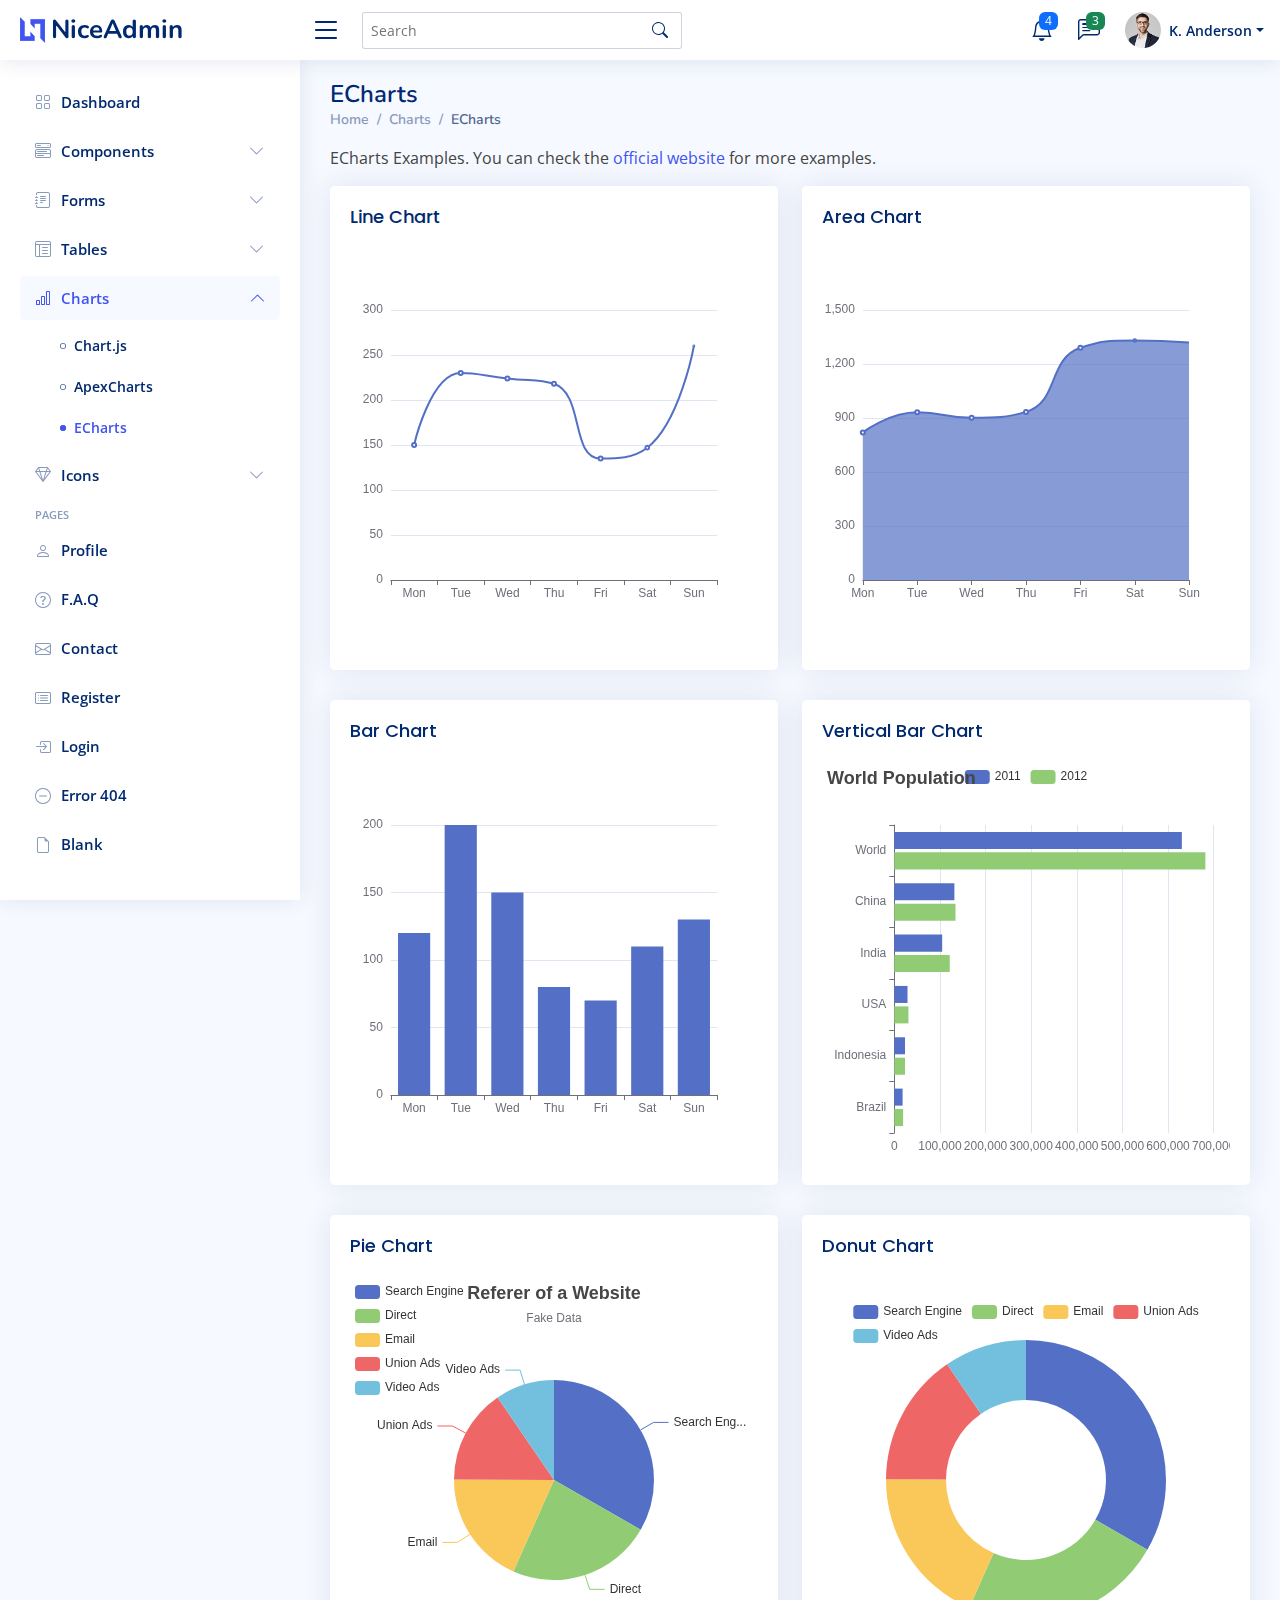
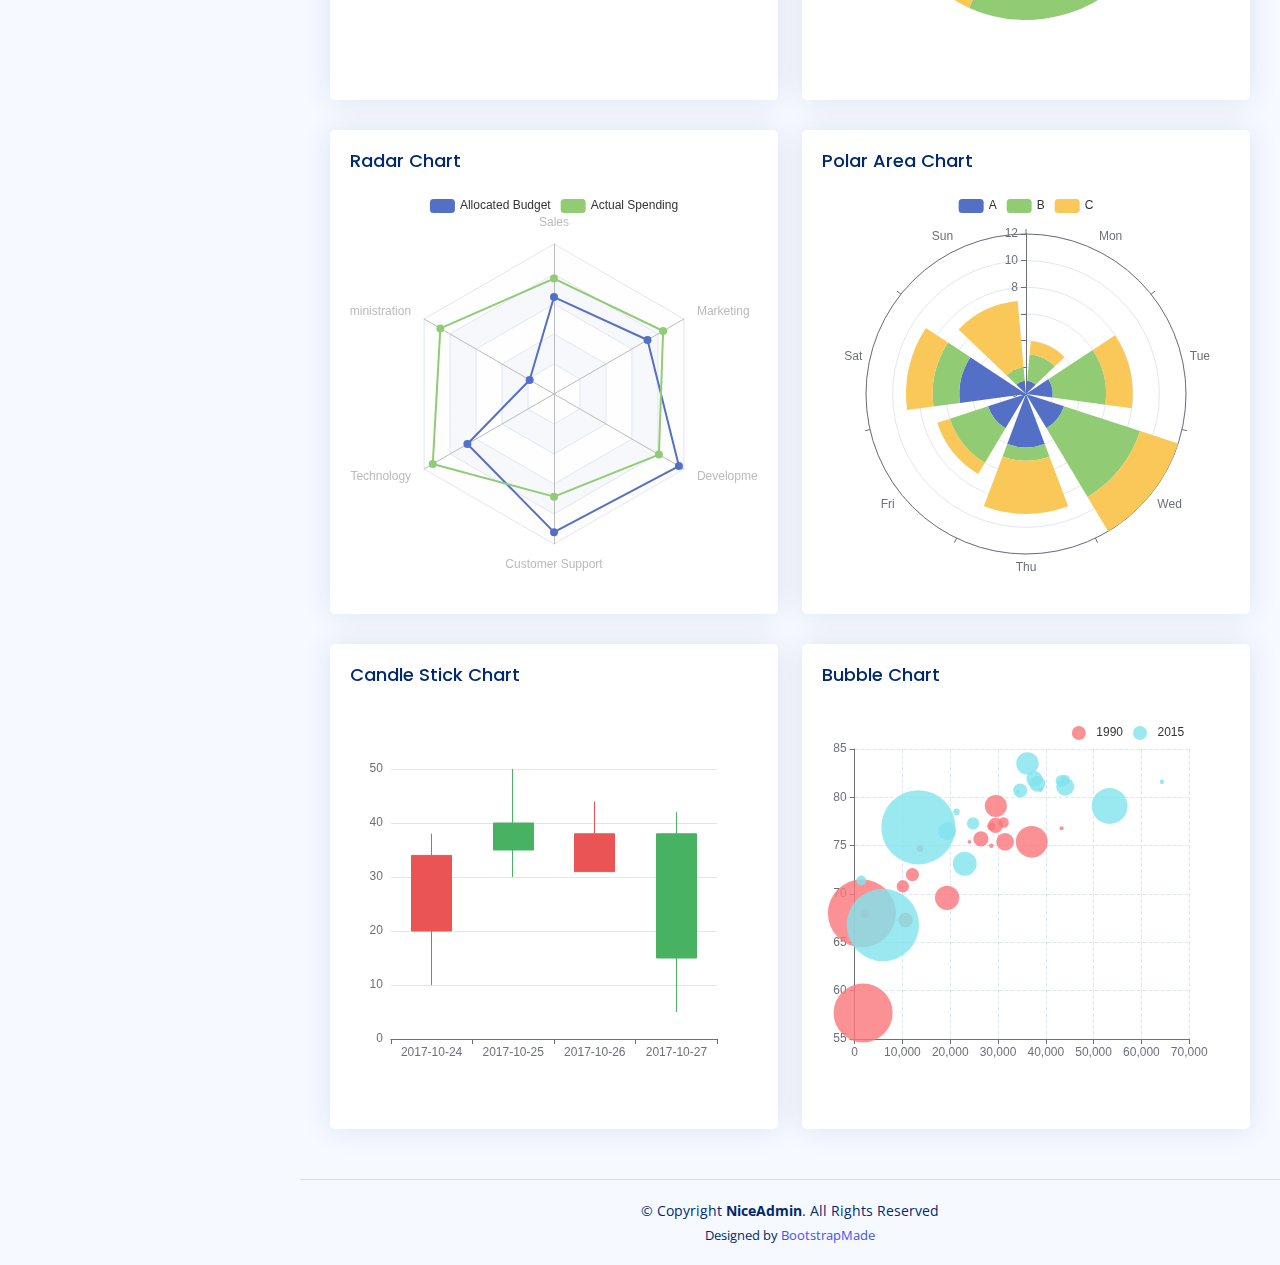
<file: components/charts-echarts.html>
<!DOCTYPE html>
<html lang="en">

<head>
  <meta charset="utf-8">
  <meta content="width=device-width, initial-scale=1.0" name="viewport">

  <title>Charts / ECharts - NiceAdmin Bootstrap Template</title>
  <meta content="" name="description">
  <meta content="" name="keywords">

  <!-- Favicons -->
  <link href="assets/img/favicon.png" rel="icon">
  <link href="assets/img/apple-touch-icon.png" rel="apple-touch-icon">

  <!-- Google Fonts -->
  <link href="https://fonts.gstatic.com" rel="preconnect">
  <link href="https://fonts.googleapis.com/css?family=Open+Sans:300,300i,400,400i,600,600i,700,700i|Nunito:300,300i,400,400i,600,600i,700,700i|Poppins:300,300i,400,400i,500,500i,600,600i,700,700i" rel="stylesheet">

  <!-- Vendor CSS Files -->
  <link href="assets/vendor/bootstrap/css/bootstrap.min.css" rel="stylesheet">
  <link href="assets/vendor/bootstrap-icons/bootstrap-icons.css" rel="stylesheet">
  <link href="assets/vendor/boxicons/css/boxicons.min.css" rel="stylesheet">
  <link href="assets/vendor/quill/quill.snow.css" rel="stylesheet">
  <link href="assets/vendor/quill/quill.bubble.css" rel="stylesheet">
  <link href="assets/vendor/remixicon/remixicon.css" rel="stylesheet">
  <link href="assets/vendor/simple-datatables/style.css" rel="stylesheet">

  <!-- Template Main CSS File -->
  <link href="assets/css/style.css" rel="stylesheet">

  <!-- =======================================================
  * Template Name: NiceAdmin
  * Updated: Sep 18 2023 with Bootstrap v5.3.2
  * Template URL: https://bootstrapmade.com/nice-admin-bootstrap-admin-html-template/
  * Author: BootstrapMade.com
  * License: https://bootstrapmade.com/license/
  ======================================================== -->
</head>

<body>

  <!-- ======= Header ======= -->
  <header id="header" class="header fixed-top d-flex align-items-center">

    <div class="d-flex align-items-center justify-content-between">
      <a href="index.html" class="logo d-flex align-items-center">
        <img src="assets/img/logo.png" alt="">
        <span class="d-none d-lg-block">NiceAdmin</span>
      </a>
      <i class="bi bi-list toggle-sidebar-btn"></i>
    </div><!-- End Logo -->

    <div class="search-bar">
      <form class="search-form d-flex align-items-center" method="POST" action="#">
        <input type="text" name="query" placeholder="Search" title="Enter search keyword">
        <button type="submit" title="Search"><i class="bi bi-search"></i></button>
      </form>
    </div><!-- End Search Bar -->

    <nav class="header-nav ms-auto">
      <ul class="d-flex align-items-center">

        <li class="nav-item d-block d-lg-none">
          <a class="nav-link nav-icon search-bar-toggle " href="#">
            <i class="bi bi-search"></i>
          </a>
        </li><!-- End Search Icon-->

        <li class="nav-item dropdown">

          <a class="nav-link nav-icon" href="#" data-bs-toggle="dropdown">
            <i class="bi bi-bell"></i>
            <span class="badge bg-primary badge-number">4</span>
          </a><!-- End Notification Icon -->

          <ul class="dropdown-menu dropdown-menu-end dropdown-menu-arrow notifications">
            <li class="dropdown-header">
              You have 4 new notifications
              <a href="#"><span class="badge rounded-pill bg-primary p-2 ms-2">View all</span></a>
            </li>
            <li>
              <hr class="dropdown-divider">
            </li>

            <li class="notification-item">
              <i class="bi bi-exclamation-circle text-warning"></i>
              <div>
                <h4>Lorem Ipsum</h4>
                <p>Quae dolorem earum veritatis oditseno</p>
                <p>30 min. ago</p>
              </div>
            </li>

            <li>
              <hr class="dropdown-divider">
            </li>

            <li class="notification-item">
              <i class="bi bi-x-circle text-danger"></i>
              <div>
                <h4>Atque rerum nesciunt</h4>
                <p>Quae dolorem earum veritatis oditseno</p>
                <p>1 hr. ago</p>
              </div>
            </li>

            <li>
              <hr class="dropdown-divider">
            </li>

            <li class="notification-item">
              <i class="bi bi-check-circle text-success"></i>
              <div>
                <h4>Sit rerum fuga</h4>
                <p>Quae dolorem earum veritatis oditseno</p>
                <p>2 hrs. ago</p>
              </div>
            </li>

            <li>
              <hr class="dropdown-divider">
            </li>

            <li class="notification-item">
              <i class="bi bi-info-circle text-primary"></i>
              <div>
                <h4>Dicta reprehenderit</h4>
                <p>Quae dolorem earum veritatis oditseno</p>
                <p>4 hrs. ago</p>
              </div>
            </li>

            <li>
              <hr class="dropdown-divider">
            </li>
            <li class="dropdown-footer">
              <a href="#">Show all notifications</a>
            </li>

          </ul><!-- End Notification Dropdown Items -->

        </li><!-- End Notification Nav -->

        <li class="nav-item dropdown">

          <a class="nav-link nav-icon" href="#" data-bs-toggle="dropdown">
            <i class="bi bi-chat-left-text"></i>
            <span class="badge bg-success badge-number">3</span>
          </a><!-- End Messages Icon -->

          <ul class="dropdown-menu dropdown-menu-end dropdown-menu-arrow messages">
            <li class="dropdown-header">
              You have 3 new messages
              <a href="#"><span class="badge rounded-pill bg-primary p-2 ms-2">View all</span></a>
            </li>
            <li>
              <hr class="dropdown-divider">
            </li>

            <li class="message-item">
              <a href="#">
                <img src="assets/img/messages-1.jpg" alt="" class="rounded-circle">
                <div>
                  <h4>Maria Hudson</h4>
                  <p>Velit asperiores et ducimus soluta repudiandae labore officia est ut...</p>
                  <p>4 hrs. ago</p>
                </div>
              </a>
            </li>
            <li>
              <hr class="dropdown-divider">
            </li>

            <li class="message-item">
              <a href="#">
                <img src="assets/img/messages-2.jpg" alt="" class="rounded-circle">
                <div>
                  <h4>Anna Nelson</h4>
                  <p>Velit asperiores et ducimus soluta repudiandae labore officia est ut...</p>
                  <p>6 hrs. ago</p>
                </div>
              </a>
            </li>
            <li>
              <hr class="dropdown-divider">
            </li>

            <li class="message-item">
              <a href="#">
                <img src="assets/img/messages-3.jpg" alt="" class="rounded-circle">
                <div>
                  <h4>David Muldon</h4>
                  <p>Velit asperiores et ducimus soluta repudiandae labore officia est ut...</p>
                  <p>8 hrs. ago</p>
                </div>
              </a>
            </li>
            <li>
              <hr class="dropdown-divider">
            </li>

            <li class="dropdown-footer">
              <a href="#">Show all messages</a>
            </li>

          </ul><!-- End Messages Dropdown Items -->

        </li><!-- End Messages Nav -->

        <li class="nav-item dropdown pe-3">

          <a class="nav-link nav-profile d-flex align-items-center pe-0" href="#" data-bs-toggle="dropdown">
            <img src="assets/img/profile-img.jpg" alt="Profile" class="rounded-circle">
            <span class="d-none d-md-block dropdown-toggle ps-2">K. Anderson</span>
          </a><!-- End Profile Iamge Icon -->

          <ul class="dropdown-menu dropdown-menu-end dropdown-menu-arrow profile">
            <li class="dropdown-header">
              <h6>Kevin Anderson</h6>
              <span>Web Designer</span>
            </li>
            <li>
              <hr class="dropdown-divider">
            </li>

            <li>
              <a class="dropdown-item d-flex align-items-center" href="users-profile.html">
                <i class="bi bi-person"></i>
                <span>My Profile</span>
              </a>
            </li>
            <li>
              <hr class="dropdown-divider">
            </li>

            <li>
              <a class="dropdown-item d-flex align-items-center" href="users-profile.html">
                <i class="bi bi-gear"></i>
                <span>Account Settings</span>
              </a>
            </li>
            <li>
              <hr class="dropdown-divider">
            </li>

            <li>
              <a class="dropdown-item d-flex align-items-center" href="pages-faq.html">
                <i class="bi bi-question-circle"></i>
                <span>Need Help?</span>
              </a>
            </li>
            <li>
              <hr class="dropdown-divider">
            </li>

            <li>
              <a class="dropdown-item d-flex align-items-center" href="#">
                <i class="bi bi-box-arrow-right"></i>
                <span>Sign Out</span>
              </a>
            </li>

          </ul><!-- End Profile Dropdown Items -->
        </li><!-- End Profile Nav -->

      </ul>
    </nav><!-- End Icons Navigation -->

  </header><!-- End Header -->

  <!-- ======= Sidebar ======= -->
  <aside id="sidebar" class="sidebar">

    <ul class="sidebar-nav" id="sidebar-nav">

      <li class="nav-item">
        <a class="nav-link collapsed" href="index.html">
          <i class="bi bi-grid"></i>
          <span>Dashboard</span>
        </a>
      </li><!-- End Dashboard Nav -->

      <li class="nav-item">
        <a class="nav-link collapsed" data-bs-target="#components-nav" data-bs-toggle="collapse" href="#">
          <i class="bi bi-menu-button-wide"></i><span>Components</span><i class="bi bi-chevron-down ms-auto"></i>
        </a>
        <ul id="components-nav" class="nav-content collapse " data-bs-parent="#sidebar-nav">
          <li>
            <a href="components-alerts.html">
              <i class="bi bi-circle"></i><span>Alerts</span>
            </a>
          </li>
          <li>
            <a href="components-accordion.html">
              <i class="bi bi-circle"></i><span>Accordion</span>
            </a>
          </li>
          <li>
            <a href="components-badges.html">
              <i class="bi bi-circle"></i><span>Badges</span>
            </a>
          </li>
          <li>
            <a href="components-breadcrumbs.html">
              <i class="bi bi-circle"></i><span>Breadcrumbs</span>
            </a>
          </li>
          <li>
            <a href="components-buttons.html">
              <i class="bi bi-circle"></i><span>Buttons</span>
            </a>
          </li>
          <li>
            <a href="components-cards.html">
              <i class="bi bi-circle"></i><span>Cards</span>
            </a>
          </li>
          <li>
            <a href="components-carousel.html">
              <i class="bi bi-circle"></i><span>Carousel</span>
            </a>
          </li>
          <li>
            <a href="components-list-group.html">
              <i class="bi bi-circle"></i><span>List group</span>
            </a>
          </li>
          <li>
            <a href="components-modal.html">
              <i class="bi bi-circle"></i><span>Modal</span>
            </a>
          </li>
          <li>
            <a href="components-tabs.html">
              <i class="bi bi-circle"></i><span>Tabs</span>
            </a>
          </li>
          <li>
            <a href="components-pagination.html">
              <i class="bi bi-circle"></i><span>Pagination</span>
            </a>
          </li>
          <li>
            <a href="components-progress.html">
              <i class="bi bi-circle"></i><span>Progress</span>
            </a>
          </li>
          <li>
            <a href="components-spinners.html">
              <i class="bi bi-circle"></i><span>Spinners</span>
            </a>
          </li>
          <li>
            <a href="components-tooltips.html">
              <i class="bi bi-circle"></i><span>Tooltips</span>
            </a>
          </li>
        </ul>
      </li><!-- End Components Nav -->

      <li class="nav-item">
        <a class="nav-link collapsed" data-bs-target="#forms-nav" data-bs-toggle="collapse" href="#">
          <i class="bi bi-journal-text"></i><span>Forms</span><i class="bi bi-chevron-down ms-auto"></i>
        </a>
        <ul id="forms-nav" class="nav-content collapse " data-bs-parent="#sidebar-nav">
          <li>
            <a href="forms-elements.html">
              <i class="bi bi-circle"></i><span>Form Elements</span>
            </a>
          </li>
          <li>
            <a href="forms-layouts.html">
              <i class="bi bi-circle"></i><span>Form Layouts</span>
            </a>
          </li>
          <li>
            <a href="forms-editors.html">
              <i class="bi bi-circle"></i><span>Form Editors</span>
            </a>
          </li>
          <li>
            <a href="forms-validation.html">
              <i class="bi bi-circle"></i><span>Form Validation</span>
            </a>
          </li>
        </ul>
      </li><!-- End Forms Nav -->

      <li class="nav-item">
        <a class="nav-link collapsed" data-bs-target="#tables-nav" data-bs-toggle="collapse" href="#">
          <i class="bi bi-layout-text-window-reverse"></i><span>Tables</span><i class="bi bi-chevron-down ms-auto"></i>
        </a>
        <ul id="tables-nav" class="nav-content collapse " data-bs-parent="#sidebar-nav">
          <li>
            <a href="tables-general.html">
              <i class="bi bi-circle"></i><span>General Tables</span>
            </a>
          </li>
          <li>
            <a href="tables-data.html">
              <i class="bi bi-circle"></i><span>Data Tables</span>
            </a>
          </li>
        </ul>
      </li><!-- End Tables Nav -->

      <li class="nav-item">
        <a class="nav-link " data-bs-target="#charts-nav" data-bs-toggle="collapse" href="#">
          <i class="bi bi-bar-chart"></i><span>Charts</span><i class="bi bi-chevron-down ms-auto"></i>
        </a>
        <ul id="charts-nav" class="nav-content collapse show" data-bs-parent="#sidebar-nav">
          <li>
            <a href="charts-chartjs.html">
              <i class="bi bi-circle"></i><span>Chart.js</span>
            </a>
          </li>
          <li>
            <a href="charts-apexcharts.html">
              <i class="bi bi-circle"></i><span>ApexCharts</span>
            </a>
          </li>
          <li>
            <a href="charts-echarts.html" class="active">
              <i class="bi bi-circle"></i><span>ECharts</span>
            </a>
          </li>
        </ul>
      </li><!-- End Charts Nav -->

      <li class="nav-item">
        <a class="nav-link collapsed" data-bs-target="#icons-nav" data-bs-toggle="collapse" href="#">
          <i class="bi bi-gem"></i><span>Icons</span><i class="bi bi-chevron-down ms-auto"></i>
        </a>
        <ul id="icons-nav" class="nav-content collapse " data-bs-parent="#sidebar-nav">
          <li>
            <a href="icons-bootstrap.html">
              <i class="bi bi-circle"></i><span>Bootstrap Icons</span>
            </a>
          </li>
          <li>
            <a href="icons-remix.html">
              <i class="bi bi-circle"></i><span>Remix Icons</span>
            </a>
          </li>
          <li>
            <a href="icons-boxicons.html">
              <i class="bi bi-circle"></i><span>Boxicons</span>
            </a>
          </li>
        </ul>
      </li><!-- End Icons Nav -->

      <li class="nav-heading">Pages</li>

      <li class="nav-item">
        <a class="nav-link collapsed" href="users-profile.html">
          <i class="bi bi-person"></i>
          <span>Profile</span>
        </a>
      </li><!-- End Profile Page Nav -->

      <li class="nav-item">
        <a class="nav-link collapsed" href="pages-faq.html">
          <i class="bi bi-question-circle"></i>
          <span>F.A.Q</span>
        </a>
      </li><!-- End F.A.Q Page Nav -->

      <li class="nav-item">
        <a class="nav-link collapsed" href="pages-contact.html">
          <i class="bi bi-envelope"></i>
          <span>Contact</span>
        </a>
      </li><!-- End Contact Page Nav -->

      <li class="nav-item">
        <a class="nav-link collapsed" href="pages-register.html">
          <i class="bi bi-card-list"></i>
          <span>Register</span>
        </a>
      </li><!-- End Register Page Nav -->

      <li class="nav-item">
        <a class="nav-link collapsed" href="pages-login.html">
          <i class="bi bi-box-arrow-in-right"></i>
          <span>Login</span>
        </a>
      </li><!-- End Login Page Nav -->

      <li class="nav-item">
        <a class="nav-link collapsed" href="pages-error-404.html">
          <i class="bi bi-dash-circle"></i>
          <span>Error 404</span>
        </a>
      </li><!-- End Error 404 Page Nav -->

      <li class="nav-item">
        <a class="nav-link collapsed" href="pages-blank.html">
          <i class="bi bi-file-earmark"></i>
          <span>Blank</span>
        </a>
      </li><!-- End Blank Page Nav -->

    </ul>

  </aside><!-- End Sidebar-->

  <main id="main" class="main">

    <div class="pagetitle">
      <h1>ECharts</h1>
      <nav>
        <ol class="breadcrumb">
          <li class="breadcrumb-item"><a href="index.html">Home</a></li>
          <li class="breadcrumb-item">Charts</li>
          <li class="breadcrumb-item active">ECharts</li>
        </ol>
      </nav>
    </div><!-- End Page Title -->

    <p>ECharts Examples. You can check the <a href="https://echarts.apache.org/examples/en/index.html" target="_blank">official website</a> for more examples.</p>

    <section class="section">
      <div class="row">

        <div class="col-lg-6">
          <div class="card">
            <div class="card-body">
              <h5 class="card-title">Line Chart</h5>

              <!-- Line Chart -->
              <div id="lineChart" style="min-height: 400px;" class="echart"></div>

              <script>
                document.addEventListener("DOMContentLoaded", () => {
                  echarts.init(document.querySelector("#lineChart")).setOption({
                    xAxis: {
                      type: 'category',
                      data: ['Mon', 'Tue', 'Wed', 'Thu', 'Fri', 'Sat', 'Sun']
                    },
                    yAxis: {
                      type: 'value'
                    },
                    series: [{
                      data: [150, 230, 224, 218, 135, 147, 260],
                      type: 'line',
                      smooth: true
                    }]
                  });
                });
              </script>
              <!-- End Line Chart -->

            </div>
          </div>
        </div>

        <div class="col-lg-6">
          <div class="card">
            <div class="card-body">
              <h5 class="card-title">Area Chart</h5>

              <!-- Area Chart -->
              <div id="areaChart" style="min-height: 400px;" class="echart"></div>

              <script>
                document.addEventListener("DOMContentLoaded", () => {
                  echarts.init(document.querySelector("#areaChart")).setOption({
                    xAxis: {
                      type: 'category',
                      boundaryGap: false,
                      data: ['Mon', 'Tue', 'Wed', 'Thu', 'Fri', 'Sat', 'Sun']
                    },
                    yAxis: {
                      type: 'value'
                    },
                    series: [{
                      data: [820, 932, 901, 934, 1290, 1330, 1320],
                      type: 'line',
                      smooth: true,
                      areaStyle: {}
                    }]
                  });
                });
              </script>
              <!-- End Area Chart -->

            </div>
          </div>
        </div>

        <div class="col-lg-6">
          <div class="card">
            <div class="card-body">
              <h5 class="card-title">Bar Chart</h5>

              <!-- Bar Chart -->
              <div id="barChart" style="min-height: 400px;" class="echart"></div>

              <script>
                document.addEventListener("DOMContentLoaded", () => {
                  echarts.init(document.querySelector("#barChart")).setOption({
                    xAxis: {
                      type: 'category',
                      data: ['Mon', 'Tue', 'Wed', 'Thu', 'Fri', 'Sat', 'Sun']
                    },
                    yAxis: {
                      type: 'value'
                    },
                    series: [{
                      data: [120, 200, 150, 80, 70, 110, 130],
                      type: 'bar'
                    }]
                  });
                });
              </script>
              <!-- End Bar Chart -->

            </div>
          </div>
        </div>

        <div class="col-lg-6">
          <div class="card">
            <div class="card-body">
              <h5 class="card-title">Vertical Bar Chart</h5>

              <!-- Vertical Bar Chart -->
              <div id="verticalBarChart" style="min-height: 400px;" class="echart"></div>

              <script>
                document.addEventListener("DOMContentLoaded", () => {
                  echarts.init(document.querySelector("#verticalBarChart")).setOption({
                    title: {
                      text: 'World Population'
                    },
                    tooltip: {
                      trigger: 'axis',
                      axisPointer: {
                        type: 'shadow'
                      }
                    },
                    legend: {},
                    grid: {
                      left: '3%',
                      right: '4%',
                      bottom: '3%',
                      containLabel: true
                    },
                    xAxis: {
                      type: 'value',
                      boundaryGap: [0, 0.01]
                    },
                    yAxis: {
                      type: 'category',
                      data: ['Brazil', 'Indonesia', 'USA', 'India', 'China', 'World']
                    },
                    series: [{
                        name: '2011',
                        type: 'bar',
                        data: [18203, 23489, 29034, 104970, 131744, 630230]
                      },
                      {
                        name: '2012',
                        type: 'bar',
                        data: [19325, 23438, 31000, 121594, 134141, 681807]
                      }
                    ]
                  });
                });
              </script>
              <!-- End Vertical Bar Chart -->

            </div>
          </div>
        </div>

        <div class="col-lg-6">
          <div class="card">
            <div class="card-body">
              <h5 class="card-title">Pie Chart</h5>

              <!-- Pie Chart -->
              <div id="pieChart" style="min-height: 400px;" class="echart"></div>

              <script>
                document.addEventListener("DOMContentLoaded", () => {
                  echarts.init(document.querySelector("#pieChart")).setOption({
                    title: {
                      text: 'Referer of a Website',
                      subtext: 'Fake Data',
                      left: 'center'
                    },
                    tooltip: {
                      trigger: 'item'
                    },
                    legend: {
                      orient: 'vertical',
                      left: 'left'
                    },
                    series: [{
                      name: 'Access From',
                      type: 'pie',
                      radius: '50%',
                      data: [{
                          value: 1048,
                          name: 'Search Engine'
                        },
                        {
                          value: 735,
                          name: 'Direct'
                        },
                        {
                          value: 580,
                          name: 'Email'
                        },
                        {
                          value: 484,
                          name: 'Union Ads'
                        },
                        {
                          value: 300,
                          name: 'Video Ads'
                        }
                      ],
                      emphasis: {
                        itemStyle: {
                          shadowBlur: 10,
                          shadowOffsetX: 0,
                          shadowColor: 'rgba(0, 0, 0, 0.5)'
                        }
                      }
                    }]
                  });
                });
              </script>
              <!-- End Pie Chart -->

            </div>
          </div>
        </div>

        <div class="col-lg-6">
          <div class="card">
            <div class="card-body">
              <h5 class="card-title">Donut Chart</h5>

              <!-- Donut Chart -->
              <div id="donutChart" style="min-height: 400px;" class="echart"></div>

              <script>
                document.addEventListener("DOMContentLoaded", () => {
                  echarts.init(document.querySelector("#donutChart")).setOption({
                    tooltip: {
                      trigger: 'item'
                    },
                    legend: {
                      top: '5%',
                      left: 'center'
                    },
                    series: [{
                      name: 'Access From',
                      type: 'pie',
                      radius: ['40%', '70%'],
                      avoidLabelOverlap: false,
                      label: {
                        show: false,
                        position: 'center'
                      },
                      emphasis: {
                        label: {
                          show: true,
                          fontSize: '18',
                          fontWeight: 'bold'
                        }
                      },
                      labelLine: {
                        show: false
                      },
                      data: [{
                          value: 1048,
                          name: 'Search Engine'
                        },
                        {
                          value: 735,
                          name: 'Direct'
                        },
                        {
                          value: 580,
                          name: 'Email'
                        },
                        {
                          value: 484,
                          name: 'Union Ads'
                        },
                        {
                          value: 300,
                          name: 'Video Ads'
                        }
                      ]
                    }]
                  });
                });
              </script>
              <!-- End Donut Chart -->

            </div>
          </div>
        </div>

        <div class="col-lg-6">
          <div class="card">
            <div class="card-body">
              <h5 class="card-title">Radar Chart</h5>

              <!-- Radar Chart -->
              <div id="radarChart" style="min-height: 400px;" class="echart"></div>

              <script>
                document.addEventListener("DOMContentLoaded", () => {
                  echarts.init(document.querySelector("#radarChart")).setOption({
                    legend: {
                      data: ['Allocated Budget', 'Actual Spending']
                    },
                    radar: {
                      // shape: 'circle',
                      indicator: [{
                          name: 'Sales',
                          max: 6500
                        },
                        {
                          name: 'Administration',
                          max: 16000
                        },
                        {
                          name: 'Information Technology',
                          max: 30000
                        },
                        {
                          name: 'Customer Support',
                          max: 38000
                        },
                        {
                          name: 'Development',
                          max: 52000
                        },
                        {
                          name: 'Marketing',
                          max: 25000
                        }
                      ]
                    },
                    series: [{
                      name: 'Budget vs spending',
                      type: 'radar',
                      data: [{
                          value: [4200, 3000, 20000, 35000, 50000, 18000],
                          name: 'Allocated Budget'
                        },
                        {
                          value: [5000, 14000, 28000, 26000, 42000, 21000],
                          name: 'Actual Spending'
                        }
                      ]
                    }]
                  });
                });
              </script>
              <!-- End Radar Chart -->

            </div>
          </div>
        </div>

        <div class="col-lg-6">
          <div class="card">
            <div class="card-body">
              <h5 class="card-title">Polar Area Chart</h5>

              <!-- Polar Area Chart -->
              <div id="polarAreaChart" style="min-height: 400px;" class="echart"></div>

              <script>
                document.addEventListener("DOMContentLoaded", () => {
                  echarts.init(document.querySelector("#polarAreaChart")).setOption({
                    angleAxis: {
                      type: 'category',
                      data: ['Mon', 'Tue', 'Wed', 'Thu', 'Fri', 'Sat', 'Sun']
                    },
                    radiusAxis: {},
                    polar: {},
                    series: [{
                        type: 'bar',
                        data: [1, 2, 3, 4, 3, 5, 1],
                        coordinateSystem: 'polar',
                        name: 'A',
                        stack: 'a',
                        emphasis: {
                          focus: 'series'
                        }
                      },
                      {
                        type: 'bar',
                        data: [2, 4, 6, 1, 3, 2, 1],
                        coordinateSystem: 'polar',
                        name: 'B',
                        stack: 'a',
                        emphasis: {
                          focus: 'series'
                        }
                      },
                      {
                        type: 'bar',
                        data: [1, 2, 3, 4, 1, 2, 5],
                        coordinateSystem: 'polar',
                        name: 'C',
                        stack: 'a',
                        emphasis: {
                          focus: 'series'
                        }
                      }
                    ],
                    legend: {
                      show: true,
                      data: ['A', 'B', 'C']
                    }
                  });
                });
              </script>
              <!-- End Polar Area Chart -->

            </div>
          </div>
        </div>

        <div class="col-lg-6">
          <div class="card">
            <div class="card-body">
              <h5 class="card-title">Candle Stick Chart</h5>

              <!-- Candle Stick Chart -->
              <div id="candleStickChart" style="min-height: 400px;" class="echart"></div>

              <script>
                document.addEventListener("DOMContentLoaded", () => {
                  echarts.init(document.querySelector("#candleStickChart")).setOption({
                    xAxis: {
                      data: ['2017-10-24', '2017-10-25', '2017-10-26', '2017-10-27']
                    },
                    yAxis: {},
                    series: [{
                      type: 'candlestick',
                      data: [
                        [20, 34, 10, 38],
                        [40, 35, 30, 50],
                        [31, 38, 33, 44],
                        [38, 15, 5, 42]
                      ]
                    }]
                  });
                });
              </script>
              <!-- End Candle Stick Chart -->

            </div>
          </div>
        </div>

        <div class="col-lg-6">
          <div class="card">
            <div class="card-body">
              <h5 class="card-title">Bubble Chart</h5>

              <!-- Bubble Chart -->
              <div id="bubbleChart" style="min-height: 400px;" class="echart"></div>

              <script>
                document.addEventListener("DOMContentLoaded", () => {
                  const data = [
                    [
                      [28604, 77, 17096869, 'Australia', 1990],
                      [31163, 77.4, 27662440, 'Canada', 1990],
                      [1516, 68, 1154605773, 'China', 1990],
                      [13670, 74.7, 10582082, 'Cuba', 1990],
                      [28599, 75, 4986705, 'Finland', 1990],
                      [29476, 77.1, 56943299, 'France', 1990],
                      [31476, 75.4, 78958237, 'Germany', 1990],
                      [28666, 78.1, 254830, 'Iceland', 1990],
                      [1777, 57.7, 870601776, 'India', 1990],
                      [29550, 79.1, 122249285, 'Japan', 1990],
                      [2076, 67.9, 20194354, 'North Korea', 1990],
                      [12087, 72, 42972254, 'South Korea', 1990],
                      [24021, 75.4, 3397534, 'New Zealand', 1990],
                      [43296, 76.8, 4240375, 'Norway', 1990],
                      [10088, 70.8, 38195258, 'Poland', 1990],
                      [19349, 69.6, 147568552, 'Russia', 1990],
                      [10670, 67.3, 53994605, 'Turkey', 1990],
                      [26424, 75.7, 57110117, 'United Kingdom', 1990],
                      [37062, 75.4, 252847810, 'United States', 1990]
                    ],
                    [
                      [44056, 81.8, 23968973, 'Australia', 2015],
                      [43294, 81.7, 35939927, 'Canada', 2015],
                      [13334, 76.9, 1376048943, 'China', 2015],
                      [21291, 78.5, 11389562, 'Cuba', 2015],
                      [38923, 80.8, 5503457, 'Finland', 2015],
                      [37599, 81.9, 64395345, 'France', 2015],
                      [44053, 81.1, 80688545, 'Germany', 2015],
                      [42182, 82.8, 329425, 'Iceland', 2015],
                      [5903, 66.8, 1311050527, 'India', 2015],
                      [36162, 83.5, 126573481, 'Japan', 2015],
                      [1390, 71.4, 25155317, 'North Korea', 2015],
                      [34644, 80.7, 50293439, 'South Korea', 2015],
                      [34186, 80.6, 4528526, 'New Zealand', 2015],
                      [64304, 81.6, 5210967, 'Norway', 2015],
                      [24787, 77.3, 38611794, 'Poland', 2015],
                      [23038, 73.13, 143456918, 'Russia', 2015],
                      [19360, 76.5, 78665830, 'Turkey', 2015],
                      [38225, 81.4, 64715810, 'United Kingdom', 2015],
                      [53354, 79.1, 321773631, 'United States', 2015]
                    ]
                  ];
                  echarts.init(document.querySelector("#bubbleChart")).setOption({
                    legend: {
                      right: '10%',
                      top: '3%',
                      data: ['1990', '2015']
                    },
                    grid: {
                      left: '8%',
                      top: '10%'
                    },
                    xAxis: {
                      splitLine: {
                        lineStyle: {
                          type: 'dashed'
                        }
                      }
                    },
                    yAxis: {
                      splitLine: {
                        lineStyle: {
                          type: 'dashed'
                        }
                      },
                      scale: true
                    },
                    series: [{
                        name: '1990',
                        data: data[0],
                        type: 'scatter',
                        symbolSize: function(data) {
                          return Math.sqrt(data[2]) / 5e2;
                        },
                        emphasis: {
                          focus: 'series',
                          label: {
                            show: true,
                            formatter: function(param) {
                              return param.data[3];
                            },
                            position: 'top'
                          }
                        },
                        itemStyle: {
                          color: 'rgb(251, 118, 123)'
                        }
                      },
                      {
                        name: '2015',
                        data: data[1],
                        type: 'scatter',
                        symbolSize: function(data) {
                          return Math.sqrt(data[2]) / 5e2;
                        },
                        emphasis: {
                          focus: 'series',
                          label: {
                            show: true,
                            formatter: function(param) {
                              return param.data[3];
                            },
                            position: 'top'
                          }
                        },
                        itemStyle: {
                          color: 'rgb(129, 227, 238)'
                        }
                      }
                    ]
                  });
                });
              </script>
              <!-- End Bubble Chart -->

            </div>
          </div>
        </div>

      </div>
    </section>

  </main><!-- End #main -->

  <!-- ======= Footer ======= -->
  <footer id="footer" class="footer">
    <div class="copyright">
      &copy; Copyright <strong><span>NiceAdmin</span></strong>. All Rights Reserved
    </div>
    <div class="credits">
      <!-- All the links in the footer should remain intact. -->
      <!-- You can delete the links only if you purchased the pro version. -->
      <!-- Licensing information: https://bootstrapmade.com/license/ -->
      <!-- Purchase the pro version with working PHP/AJAX contact form: https://bootstrapmade.com/nice-admin-bootstrap-admin-html-template/ -->
      Designed by <a href="https://bootstrapmade.com/">BootstrapMade</a>
    </div>
  </footer><!-- End Footer -->

  <a href="#" class="back-to-top d-flex align-items-center justify-content-center"><i class="bi bi-arrow-up-short"></i></a>

  <!-- Vendor JS Files -->
  <script src="assets/vendor/apexcharts/apexcharts.min.js"></script>
  <script src="assets/vendor/bootstrap/js/bootstrap.bundle.min.js"></script>
  <script src="assets/vendor/chart.js/chart.umd.js"></script>
  <script src="assets/vendor/echarts/echarts.min.js"></script>
  <script src="assets/vendor/quill/quill.min.js"></script>
  <script src="assets/vendor/simple-datatables/simple-datatables.js"></script>
  <script src="assets/vendor/tinymce/tinymce.min.js"></script>
  <script src="assets/vendor/php-email-form/validate.js"></script>

  <!-- Template Main JS File -->
  <script src="assets/js/main.js"></script>

</body>

</html>
</file>
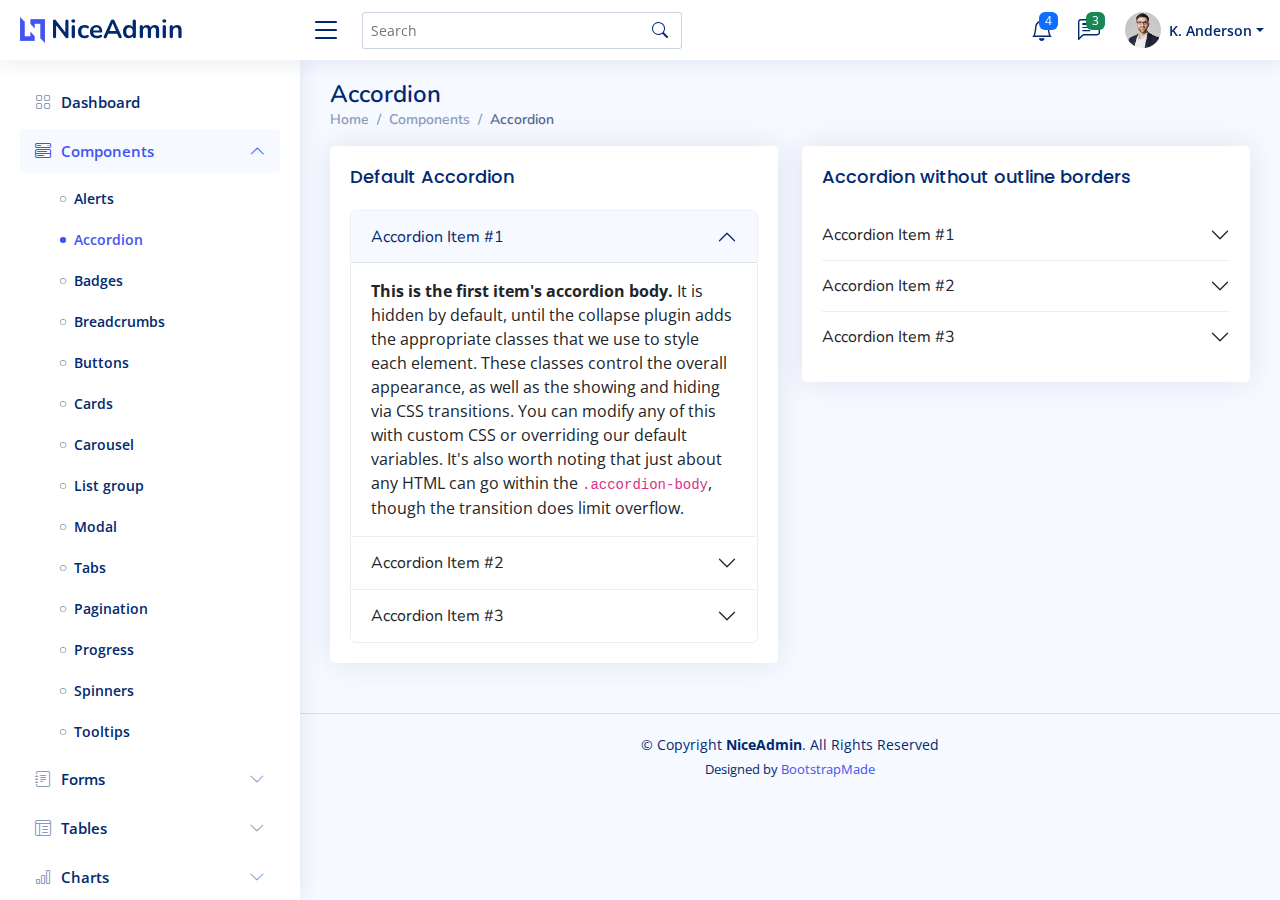
<file: components/components-accordion.html>
<!DOCTYPE html>
<html lang="en">

<head>
  <meta charset="utf-8">
  <meta content="width=device-width, initial-scale=1.0" name="viewport">

  <title>Components / Accordion - NiceAdmin Bootstrap Template</title>
  <meta content="" name="description">
  <meta content="" name="keywords">

  <!-- Favicons -->
  <link href="assets/img/favicon.png" rel="icon">
  <link href="assets/img/apple-touch-icon.png" rel="apple-touch-icon">

  <!-- Google Fonts -->
  <link href="https://fonts.gstatic.com" rel="preconnect">
  <link href="https://fonts.googleapis.com/css?family=Open+Sans:300,300i,400,400i,600,600i,700,700i|Nunito:300,300i,400,400i,600,600i,700,700i|Poppins:300,300i,400,400i,500,500i,600,600i,700,700i" rel="stylesheet">

  <!-- Vendor CSS Files -->
  <link href="assets/vendor/bootstrap/css/bootstrap.min.css" rel="stylesheet">
  <link href="assets/vendor/bootstrap-icons/bootstrap-icons.css" rel="stylesheet">
  <link href="assets/vendor/boxicons/css/boxicons.min.css" rel="stylesheet">
  <link href="assets/vendor/quill/quill.snow.css" rel="stylesheet">
  <link href="assets/vendor/quill/quill.bubble.css" rel="stylesheet">
  <link href="assets/vendor/remixicon/remixicon.css" rel="stylesheet">
  <link href="assets/vendor/simple-datatables/style.css" rel="stylesheet">

  <!-- Template Main CSS File -->
  <link href="assets/css/style.css" rel="stylesheet">

  <!-- =======================================================
  * Template Name: NiceAdmin
  * Updated: Sep 18 2023 with Bootstrap v5.3.2
  * Template URL: https://bootstrapmade.com/nice-admin-bootstrap-admin-html-template/
  * Author: BootstrapMade.com
  * License: https://bootstrapmade.com/license/
  ======================================================== -->
</head>

<body>

  <!-- ======= Header ======= -->
  <header id="header" class="header fixed-top d-flex align-items-center">

    <div class="d-flex align-items-center justify-content-between">
      <a href="index.html" class="logo d-flex align-items-center">
        <img src="assets/img/logo.png" alt="">
        <span class="d-none d-lg-block">NiceAdmin</span>
      </a>
      <i class="bi bi-list toggle-sidebar-btn"></i>
    </div><!-- End Logo -->

    <div class="search-bar">
      <form class="search-form d-flex align-items-center" method="POST" action="#">
        <input type="text" name="query" placeholder="Search" title="Enter search keyword">
        <button type="submit" title="Search"><i class="bi bi-search"></i></button>
      </form>
    </div><!-- End Search Bar -->

    <nav class="header-nav ms-auto">
      <ul class="d-flex align-items-center">

        <li class="nav-item d-block d-lg-none">
          <a class="nav-link nav-icon search-bar-toggle " href="#">
            <i class="bi bi-search"></i>
          </a>
        </li><!-- End Search Icon-->

        <li class="nav-item dropdown">

          <a class="nav-link nav-icon" href="#" data-bs-toggle="dropdown">
            <i class="bi bi-bell"></i>
            <span class="badge bg-primary badge-number">4</span>
          </a><!-- End Notification Icon -->

          <ul class="dropdown-menu dropdown-menu-end dropdown-menu-arrow notifications">
            <li class="dropdown-header">
              You have 4 new notifications
              <a href="#"><span class="badge rounded-pill bg-primary p-2 ms-2">View all</span></a>
            </li>
            <li>
              <hr class="dropdown-divider">
            </li>

            <li class="notification-item">
              <i class="bi bi-exclamation-circle text-warning"></i>
              <div>
                <h4>Lorem Ipsum</h4>
                <p>Quae dolorem earum veritatis oditseno</p>
                <p>30 min. ago</p>
              </div>
            </li>

            <li>
              <hr class="dropdown-divider">
            </li>

            <li class="notification-item">
              <i class="bi bi-x-circle text-danger"></i>
              <div>
                <h4>Atque rerum nesciunt</h4>
                <p>Quae dolorem earum veritatis oditseno</p>
                <p>1 hr. ago</p>
              </div>
            </li>

            <li>
              <hr class="dropdown-divider">
            </li>

            <li class="notification-item">
              <i class="bi bi-check-circle text-success"></i>
              <div>
                <h4>Sit rerum fuga</h4>
                <p>Quae dolorem earum veritatis oditseno</p>
                <p>2 hrs. ago</p>
              </div>
            </li>

            <li>
              <hr class="dropdown-divider">
            </li>

            <li class="notification-item">
              <i class="bi bi-info-circle text-primary"></i>
              <div>
                <h4>Dicta reprehenderit</h4>
                <p>Quae dolorem earum veritatis oditseno</p>
                <p>4 hrs. ago</p>
              </div>
            </li>

            <li>
              <hr class="dropdown-divider">
            </li>
            <li class="dropdown-footer">
              <a href="#">Show all notifications</a>
            </li>

          </ul><!-- End Notification Dropdown Items -->

        </li><!-- End Notification Nav -->

        <li class="nav-item dropdown">

          <a class="nav-link nav-icon" href="#" data-bs-toggle="dropdown">
            <i class="bi bi-chat-left-text"></i>
            <span class="badge bg-success badge-number">3</span>
          </a><!-- End Messages Icon -->

          <ul class="dropdown-menu dropdown-menu-end dropdown-menu-arrow messages">
            <li class="dropdown-header">
              You have 3 new messages
              <a href="#"><span class="badge rounded-pill bg-primary p-2 ms-2">View all</span></a>
            </li>
            <li>
              <hr class="dropdown-divider">
            </li>

            <li class="message-item">
              <a href="#">
                <img src="assets/img/messages-1.jpg" alt="" class="rounded-circle">
                <div>
                  <h4>Maria Hudson</h4>
                  <p>Velit asperiores et ducimus soluta repudiandae labore officia est ut...</p>
                  <p>4 hrs. ago</p>
                </div>
              </a>
            </li>
            <li>
              <hr class="dropdown-divider">
            </li>

            <li class="message-item">
              <a href="#">
                <img src="assets/img/messages-2.jpg" alt="" class="rounded-circle">
                <div>
                  <h4>Anna Nelson</h4>
                  <p>Velit asperiores et ducimus soluta repudiandae labore officia est ut...</p>
                  <p>6 hrs. ago</p>
                </div>
              </a>
            </li>
            <li>
              <hr class="dropdown-divider">
            </li>

            <li class="message-item">
              <a href="#">
                <img src="assets/img/messages-3.jpg" alt="" class="rounded-circle">
                <div>
                  <h4>David Muldon</h4>
                  <p>Velit asperiores et ducimus soluta repudiandae labore officia est ut...</p>
                  <p>8 hrs. ago</p>
                </div>
              </a>
            </li>
            <li>
              <hr class="dropdown-divider">
            </li>

            <li class="dropdown-footer">
              <a href="#">Show all messages</a>
            </li>

          </ul><!-- End Messages Dropdown Items -->

        </li><!-- End Messages Nav -->

        <li class="nav-item dropdown pe-3">

          <a class="nav-link nav-profile d-flex align-items-center pe-0" href="#" data-bs-toggle="dropdown">
            <img src="assets/img/profile-img.jpg" alt="Profile" class="rounded-circle">
            <span class="d-none d-md-block dropdown-toggle ps-2">K. Anderson</span>
          </a><!-- End Profile Iamge Icon -->

          <ul class="dropdown-menu dropdown-menu-end dropdown-menu-arrow profile">
            <li class="dropdown-header">
              <h6>Kevin Anderson</h6>
              <span>Web Designer</span>
            </li>
            <li>
              <hr class="dropdown-divider">
            </li>

            <li>
              <a class="dropdown-item d-flex align-items-center" href="users-profile.html">
                <i class="bi bi-person"></i>
                <span>My Profile</span>
              </a>
            </li>
            <li>
              <hr class="dropdown-divider">
            </li>

            <li>
              <a class="dropdown-item d-flex align-items-center" href="users-profile.html">
                <i class="bi bi-gear"></i>
                <span>Account Settings</span>
              </a>
            </li>
            <li>
              <hr class="dropdown-divider">
            </li>

            <li>
              <a class="dropdown-item d-flex align-items-center" href="pages-faq.html">
                <i class="bi bi-question-circle"></i>
                <span>Need Help?</span>
              </a>
            </li>
            <li>
              <hr class="dropdown-divider">
            </li>

            <li>
              <a class="dropdown-item d-flex align-items-center" href="#">
                <i class="bi bi-box-arrow-right"></i>
                <span>Sign Out</span>
              </a>
            </li>

          </ul><!-- End Profile Dropdown Items -->
        </li><!-- End Profile Nav -->

      </ul>
    </nav><!-- End Icons Navigation -->

  </header><!-- End Header -->

  <!-- ======= Sidebar ======= -->
  <aside id="sidebar" class="sidebar">

    <ul class="sidebar-nav" id="sidebar-nav">

      <li class="nav-item">
        <a class="nav-link collapsed" href="index.html">
          <i class="bi bi-grid"></i>
          <span>Dashboard</span>
        </a>
      </li><!-- End Dashboard Nav -->

      <li class="nav-item">
        <a class="nav-link " data-bs-target="#components-nav" data-bs-toggle="collapse" href="#">
          <i class="bi bi-menu-button-wide"></i><span>Components</span><i class="bi bi-chevron-down ms-auto"></i>
        </a>
        <ul id="components-nav" class="nav-content collapse show" data-bs-parent="#sidebar-nav">
          <li>
            <a href="components-alerts.html">
              <i class="bi bi-circle"></i><span>Alerts</span>
            </a>
          </li>
          <li>
            <a href="components-accordion.html" class="active">
              <i class="bi bi-circle"></i><span>Accordion</span>
            </a>
          </li>
          <li>
            <a href="components-badges.html">
              <i class="bi bi-circle"></i><span>Badges</span>
            </a>
          </li>
          <li>
            <a href="components-breadcrumbs.html">
              <i class="bi bi-circle"></i><span>Breadcrumbs</span>
            </a>
          </li>
          <li>
            <a href="components-buttons.html">
              <i class="bi bi-circle"></i><span>Buttons</span>
            </a>
          </li>
          <li>
            <a href="components-cards.html">
              <i class="bi bi-circle"></i><span>Cards</span>
            </a>
          </li>
          <li>
            <a href="components-carousel.html">
              <i class="bi bi-circle"></i><span>Carousel</span>
            </a>
          </li>
          <li>
            <a href="components-list-group.html">
              <i class="bi bi-circle"></i><span>List group</span>
            </a>
          </li>
          <li>
            <a href="components-modal.html">
              <i class="bi bi-circle"></i><span>Modal</span>
            </a>
          </li>
          <li>
            <a href="components-tabs.html">
              <i class="bi bi-circle"></i><span>Tabs</span>
            </a>
          </li>
          <li>
            <a href="components-pagination.html">
              <i class="bi bi-circle"></i><span>Pagination</span>
            </a>
          </li>
          <li>
            <a href="components-progress.html">
              <i class="bi bi-circle"></i><span>Progress</span>
            </a>
          </li>
          <li>
            <a href="components-spinners.html">
              <i class="bi bi-circle"></i><span>Spinners</span>
            </a>
          </li>
          <li>
            <a href="components-tooltips.html">
              <i class="bi bi-circle"></i><span>Tooltips</span>
            </a>
          </li>
        </ul>
      </li><!-- End Components Nav -->

      <li class="nav-item">
        <a class="nav-link collapsed" data-bs-target="#forms-nav" data-bs-toggle="collapse" href="#">
          <i class="bi bi-journal-text"></i><span>Forms</span><i class="bi bi-chevron-down ms-auto"></i>
        </a>
        <ul id="forms-nav" class="nav-content collapse " data-bs-parent="#sidebar-nav">
          <li>
            <a href="forms-elements.html">
              <i class="bi bi-circle"></i><span>Form Elements</span>
            </a>
          </li>
          <li>
            <a href="forms-layouts.html">
              <i class="bi bi-circle"></i><span>Form Layouts</span>
            </a>
          </li>
          <li>
            <a href="forms-editors.html">
              <i class="bi bi-circle"></i><span>Form Editors</span>
            </a>
          </li>
          <li>
            <a href="forms-validation.html">
              <i class="bi bi-circle"></i><span>Form Validation</span>
            </a>
          </li>
        </ul>
      </li><!-- End Forms Nav -->

      <li class="nav-item">
        <a class="nav-link collapsed" data-bs-target="#tables-nav" data-bs-toggle="collapse" href="#">
          <i class="bi bi-layout-text-window-reverse"></i><span>Tables</span><i class="bi bi-chevron-down ms-auto"></i>
        </a>
        <ul id="tables-nav" class="nav-content collapse " data-bs-parent="#sidebar-nav">
          <li>
            <a href="tables-general.html">
              <i class="bi bi-circle"></i><span>General Tables</span>
            </a>
          </li>
          <li>
            <a href="tables-data.html">
              <i class="bi bi-circle"></i><span>Data Tables</span>
            </a>
          </li>
        </ul>
      </li><!-- End Tables Nav -->

      <li class="nav-item">
        <a class="nav-link collapsed" data-bs-target="#charts-nav" data-bs-toggle="collapse" href="#">
          <i class="bi bi-bar-chart"></i><span>Charts</span><i class="bi bi-chevron-down ms-auto"></i>
        </a>
        <ul id="charts-nav" class="nav-content collapse " data-bs-parent="#sidebar-nav">
          <li>
            <a href="charts-chartjs.html">
              <i class="bi bi-circle"></i><span>Chart.js</span>
            </a>
          </li>
          <li>
            <a href="charts-apexcharts.html">
              <i class="bi bi-circle"></i><span>ApexCharts</span>
            </a>
          </li>
          <li>
            <a href="charts-echarts.html">
              <i class="bi bi-circle"></i><span>ECharts</span>
            </a>
          </li>
        </ul>
      </li><!-- End Charts Nav -->

      <li class="nav-item">
        <a class="nav-link collapsed" data-bs-target="#icons-nav" data-bs-toggle="collapse" href="#">
          <i class="bi bi-gem"></i><span>Icons</span><i class="bi bi-chevron-down ms-auto"></i>
        </a>
        <ul id="icons-nav" class="nav-content collapse " data-bs-parent="#sidebar-nav">
          <li>
            <a href="icons-bootstrap.html">
              <i class="bi bi-circle"></i><span>Bootstrap Icons</span>
            </a>
          </li>
          <li>
            <a href="icons-remix.html">
              <i class="bi bi-circle"></i><span>Remix Icons</span>
            </a>
          </li>
          <li>
            <a href="icons-boxicons.html">
              <i class="bi bi-circle"></i><span>Boxicons</span>
            </a>
          </li>
        </ul>
      </li><!-- End Icons Nav -->

      <li class="nav-heading">Pages</li>

      <li class="nav-item">
        <a class="nav-link collapsed" href="users-profile.html">
          <i class="bi bi-person"></i>
          <span>Profile</span>
        </a>
      </li><!-- End Profile Page Nav -->

      <li class="nav-item">
        <a class="nav-link collapsed" href="pages-faq.html">
          <i class="bi bi-question-circle"></i>
          <span>F.A.Q</span>
        </a>
      </li><!-- End F.A.Q Page Nav -->

      <li class="nav-item">
        <a class="nav-link collapsed" href="pages-contact.html">
          <i class="bi bi-envelope"></i>
          <span>Contact</span>
        </a>
      </li><!-- End Contact Page Nav -->

      <li class="nav-item">
        <a class="nav-link collapsed" href="pages-register.html">
          <i class="bi bi-card-list"></i>
          <span>Register</span>
        </a>
      </li><!-- End Register Page Nav -->

      <li class="nav-item">
        <a class="nav-link collapsed" href="pages-login.html">
          <i class="bi bi-box-arrow-in-right"></i>
          <span>Login</span>
        </a>
      </li><!-- End Login Page Nav -->

      <li class="nav-item">
        <a class="nav-link collapsed" href="pages-error-404.html">
          <i class="bi bi-dash-circle"></i>
          <span>Error 404</span>
        </a>
      </li><!-- End Error 404 Page Nav -->

      <li class="nav-item">
        <a class="nav-link collapsed" href="pages-blank.html">
          <i class="bi bi-file-earmark"></i>
          <span>Blank</span>
        </a>
      </li><!-- End Blank Page Nav -->

    </ul>

  </aside><!-- End Sidebar-->

  <main id="main" class="main">

    <div class="pagetitle">
      <h1>Accordion</h1>
      <nav>
        <ol class="breadcrumb">
          <li class="breadcrumb-item"><a href="index.html">Home</a></li>
          <li class="breadcrumb-item">Components</li>
          <li class="breadcrumb-item active">Accordion</li>
        </ol>
      </nav>
    </div><!-- End Page Title -->

    <section class="section">
      <div class="row">
        <div class="col-lg-6">

          <div class="card">
            <div class="card-body">
              <h5 class="card-title">Default Accordion</h5>

              <!-- Default Accordion -->
              <div class="accordion" id="accordionExample">
                <div class="accordion-item">
                  <h2 class="accordion-header" id="headingOne">
                    <button class="accordion-button" type="button" data-bs-toggle="collapse" data-bs-target="#collapseOne" aria-expanded="true" aria-controls="collapseOne">
                      Accordion Item #1
                    </button>
                  </h2>
                  <div id="collapseOne" class="accordion-collapse collapse show" aria-labelledby="headingOne" data-bs-parent="#accordionExample">
                    <div class="accordion-body">
                      <strong>This is the first item's accordion body.</strong> It is hidden by default, until the collapse plugin adds the appropriate classes that we use to style each element. These classes control the overall appearance, as well as the showing and hiding via CSS transitions. You can modify any of this with custom CSS or overriding our default variables. It's also worth noting that just about any HTML can go within the <code>.accordion-body</code>, though the transition does limit overflow.
                    </div>
                  </div>
                </div>
                <div class="accordion-item">
                  <h2 class="accordion-header" id="headingTwo">
                    <button class="accordion-button collapsed" type="button" data-bs-toggle="collapse" data-bs-target="#collapseTwo" aria-expanded="false" aria-controls="collapseTwo">
                      Accordion Item #2
                    </button>
                  </h2>
                  <div id="collapseTwo" class="accordion-collapse collapse" aria-labelledby="headingTwo" data-bs-parent="#accordionExample">
                    <div class="accordion-body">
                      <strong>This is the second item's accordion body.</strong> It is hidden by default, until the collapse plugin adds the appropriate classes that we use to style each element. These classes control the overall appearance, as well as the showing and hiding via CSS transitions. You can modify any of this with custom CSS or overriding our default variables. It's also worth noting that just about any HTML can go within the <code>.accordion-body</code>, though the transition does limit overflow.
                    </div>
                  </div>
                </div>
                <div class="accordion-item">
                  <h2 class="accordion-header" id="headingThree">
                    <button class="accordion-button collapsed" type="button" data-bs-toggle="collapse" data-bs-target="#collapseThree" aria-expanded="false" aria-controls="collapseThree">
                      Accordion Item #3
                    </button>
                  </h2>
                  <div id="collapseThree" class="accordion-collapse collapse" aria-labelledby="headingThree" data-bs-parent="#accordionExample">
                    <div class="accordion-body">
                      <strong>This is the third item's accordion body.</strong> It is hidden by default, until the collapse plugin adds the appropriate classes that we use to style each element. These classes control the overall appearance, as well as the showing and hiding via CSS transitions. You can modify any of this with custom CSS or overriding our default variables. It's also worth noting that just about any HTML can go within the <code>.accordion-body</code>, though the transition does limit overflow.
                    </div>
                  </div>
                </div>
              </div><!-- End Default Accordion Example -->

            </div>
          </div>

        </div>

        <div class="col-lg-6">

          <div class="card">
            <div class="card-body">
              <h5 class="card-title">Accordion without outline borders</h5>

              <!-- Accordion without outline borders -->
              <div class="accordion accordion-flush" id="accordionFlushExample">
                <div class="accordion-item">
                  <h2 class="accordion-header" id="flush-headingOne">
                    <button class="accordion-button collapsed" type="button" data-bs-toggle="collapse" data-bs-target="#flush-collapseOne" aria-expanded="false" aria-controls="flush-collapseOne">
                      Accordion Item #1
                    </button>
                  </h2>
                  <div id="flush-collapseOne" class="accordion-collapse collapse" aria-labelledby="flush-headingOne" data-bs-parent="#accordionFlushExample">
                    <div class="accordion-body">Placeholder content for this accordion, which is intended to demonstrate the <code>.accordion-flush</code> class. This is the first item's accordion body.</div>
                  </div>
                </div>
                <div class="accordion-item">
                  <h2 class="accordion-header" id="flush-headingTwo">
                    <button class="accordion-button collapsed" type="button" data-bs-toggle="collapse" data-bs-target="#flush-collapseTwo" aria-expanded="false" aria-controls="flush-collapseTwo">
                      Accordion Item #2
                    </button>
                  </h2>
                  <div id="flush-collapseTwo" class="accordion-collapse collapse" aria-labelledby="flush-headingTwo" data-bs-parent="#accordionFlushExample">
                    <div class="accordion-body">Placeholder content for this accordion, which is intended to demonstrate the <code>.accordion-flush</code> class. This is the second item's accordion body. Let's imagine this being filled with some actual content.</div>
                  </div>
                </div>
                <div class="accordion-item">
                  <h2 class="accordion-header" id="flush-headingThree">
                    <button class="accordion-button collapsed" type="button" data-bs-toggle="collapse" data-bs-target="#flush-collapseThree" aria-expanded="false" aria-controls="flush-collapseThree">
                      Accordion Item #3
                    </button>
                  </h2>
                  <div id="flush-collapseThree" class="accordion-collapse collapse" aria-labelledby="flush-headingThree" data-bs-parent="#accordionFlushExample">
                    <div class="accordion-body">Placeholder content for this accordion, which is intended to demonstrate the <code>.accordion-flush</code> class. This is the third item's accordion body. Nothing more exciting happening here in terms of content, but just filling up the space to make it look, at least at first glance, a bit more representative of how this would look in a real-world application.</div>
                  </div>
                </div>
              </div><!-- End Accordion without outline borders -->

            </div>
          </div>

        </div>
      </div>
    </section>

  </main><!-- End #main -->

  <!-- ======= Footer ======= -->
  <footer id="footer" class="footer">
    <div class="copyright">
      &copy; Copyright <strong><span>NiceAdmin</span></strong>. All Rights Reserved
    </div>
    <div class="credits">
      <!-- All the links in the footer should remain intact. -->
      <!-- You can delete the links only if you purchased the pro version. -->
      <!-- Licensing information: https://bootstrapmade.com/license/ -->
      <!-- Purchase the pro version with working PHP/AJAX contact form: https://bootstrapmade.com/nice-admin-bootstrap-admin-html-template/ -->
      Designed by <a href="https://bootstrapmade.com/">BootstrapMade</a>
    </div>
  </footer><!-- End Footer -->

  <a href="#" class="back-to-top d-flex align-items-center justify-content-center"><i class="bi bi-arrow-up-short"></i></a>

  <!-- Vendor JS Files -->
  <script src="assets/vendor/apexcharts/apexcharts.min.js"></script>
  <script src="assets/vendor/bootstrap/js/bootstrap.bundle.min.js"></script>
  <script src="assets/vendor/chart.js/chart.umd.js"></script>
  <script src="assets/vendor/echarts/echarts.min.js"></script>
  <script src="assets/vendor/quill/quill.min.js"></script>
  <script src="assets/vendor/simple-datatables/simple-datatables.js"></script>
  <script src="assets/vendor/tinymce/tinymce.min.js"></script>
  <script src="assets/vendor/php-email-form/validate.js"></script>

  <!-- Template Main JS File -->
  <script src="assets/js/main.js"></script>

</body>

</html>
</file>
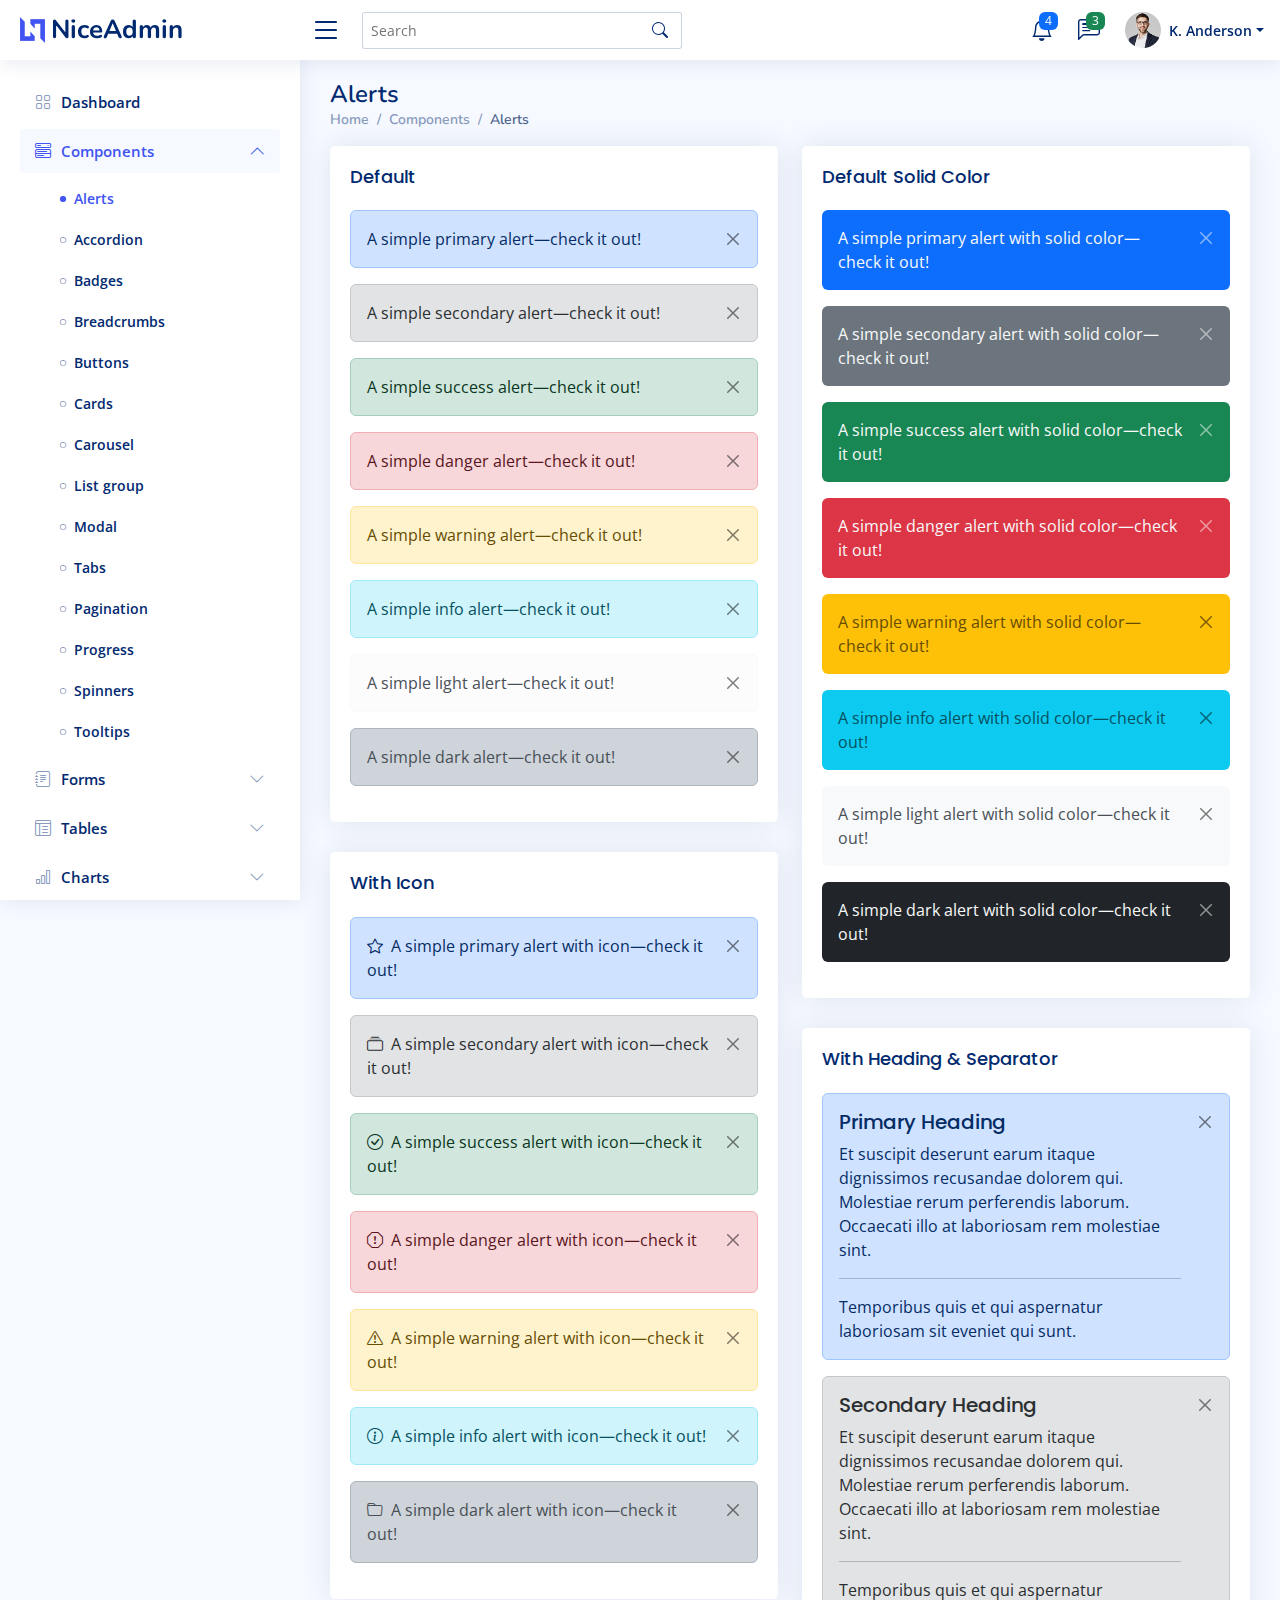
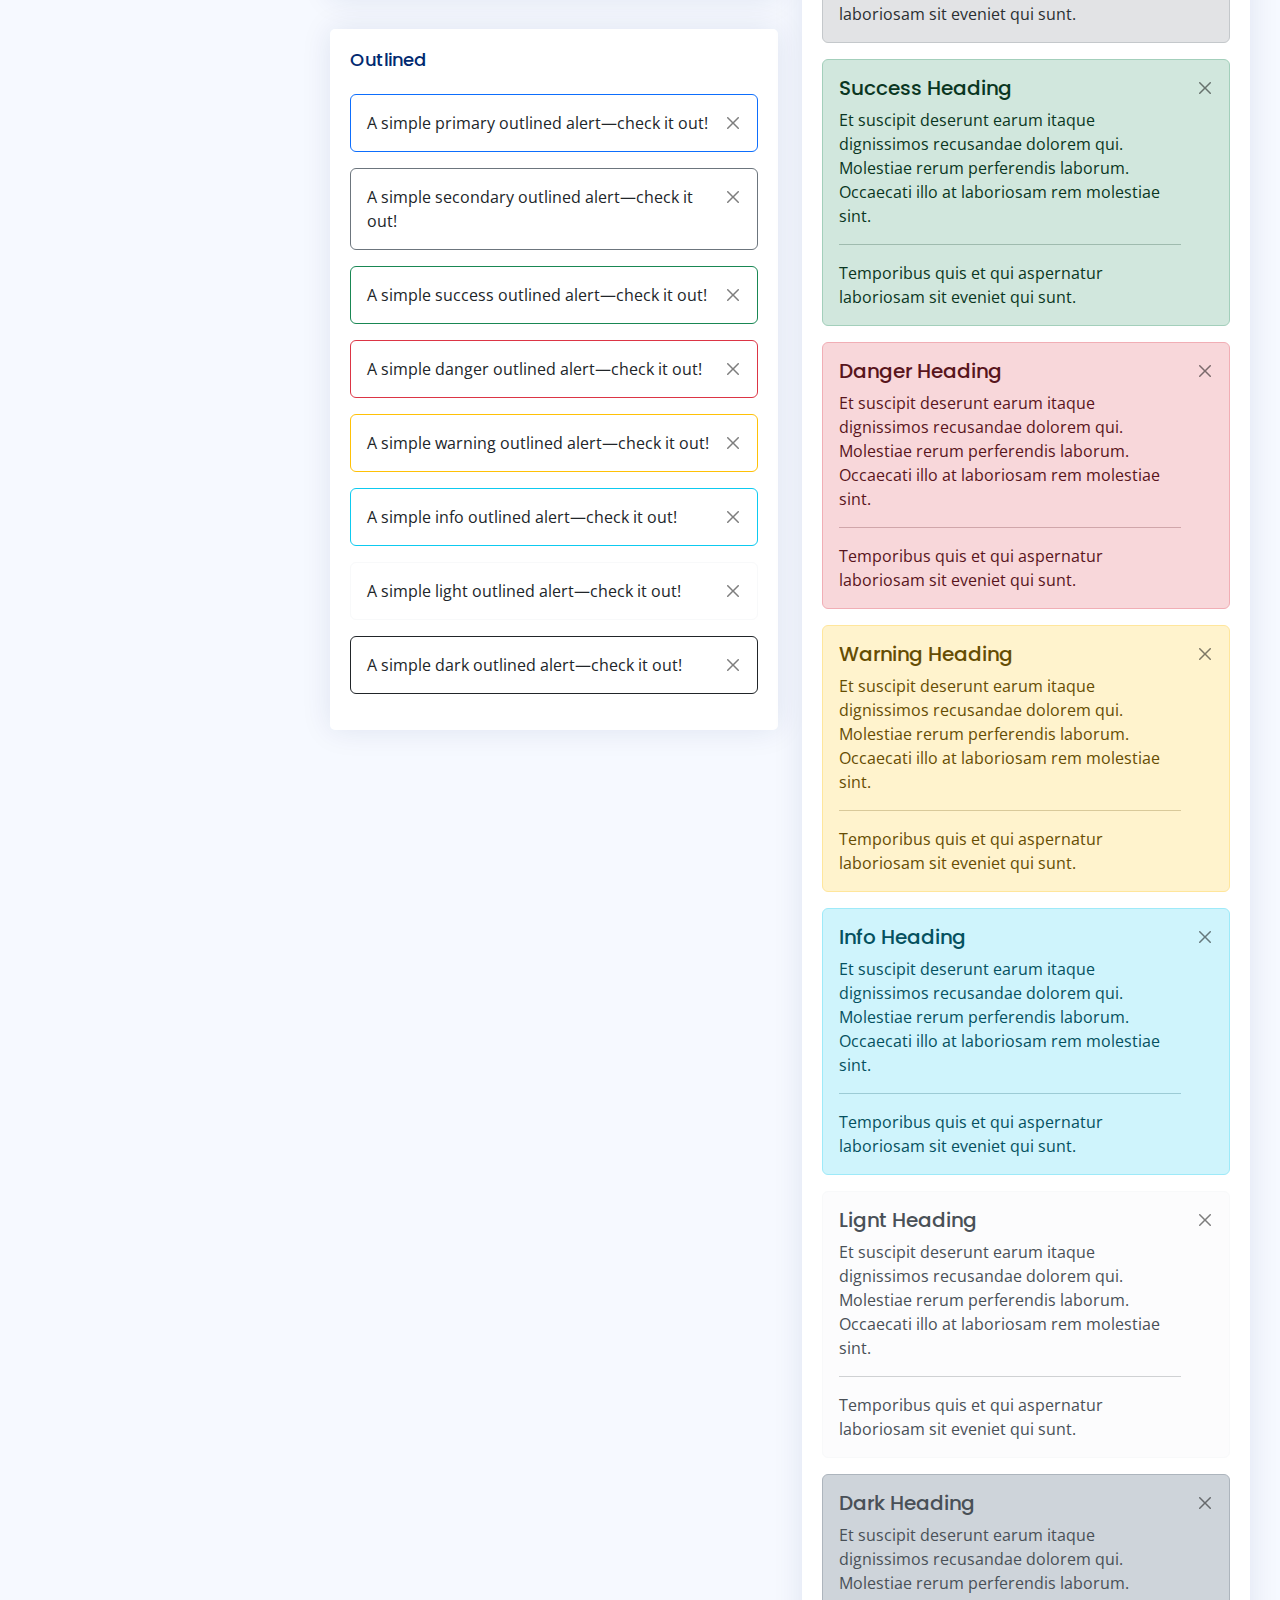
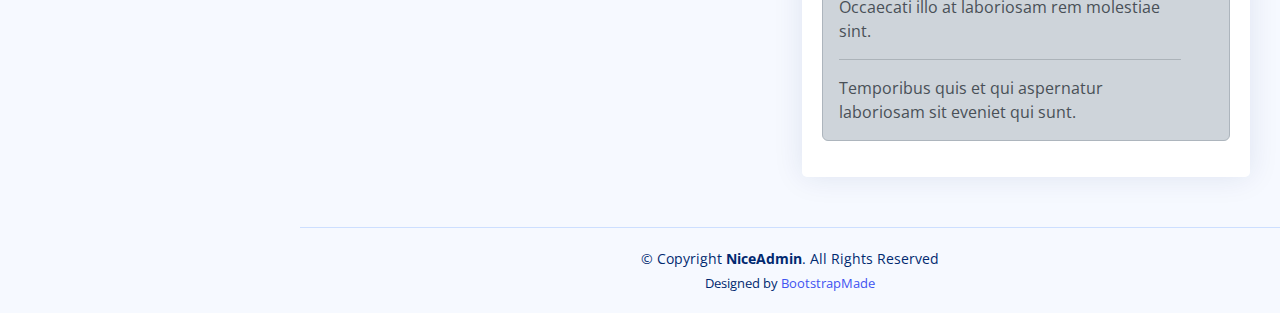
<file: components/components-alerts.html>
<!DOCTYPE html>
<html lang="en">

<head>
  <meta charset="utf-8">
  <meta content="width=device-width, initial-scale=1.0" name="viewport">

  <title>Components / Alerts - NiceAdmin Bootstrap Template</title>
  <meta content="" name="description">
  <meta content="" name="keywords">

  <!-- Favicons -->
  <link href="assets/img/favicon.png" rel="icon">
  <link href="assets/img/apple-touch-icon.png" rel="apple-touch-icon">

  <!-- Google Fonts -->
  <link href="https://fonts.gstatic.com" rel="preconnect">
  <link href="https://fonts.googleapis.com/css?family=Open+Sans:300,300i,400,400i,600,600i,700,700i|Nunito:300,300i,400,400i,600,600i,700,700i|Poppins:300,300i,400,400i,500,500i,600,600i,700,700i" rel="stylesheet">

  <!-- Vendor CSS Files -->
  <link href="assets/vendor/bootstrap/css/bootstrap.min.css" rel="stylesheet">
  <link href="assets/vendor/bootstrap-icons/bootstrap-icons.css" rel="stylesheet">
  <link href="assets/vendor/boxicons/css/boxicons.min.css" rel="stylesheet">
  <link href="assets/vendor/quill/quill.snow.css" rel="stylesheet">
  <link href="assets/vendor/quill/quill.bubble.css" rel="stylesheet">
  <link href="assets/vendor/remixicon/remixicon.css" rel="stylesheet">
  <link href="assets/vendor/simple-datatables/style.css" rel="stylesheet">

  <!-- Template Main CSS File -->
  <link href="assets/css/style.css" rel="stylesheet">

  <!-- =======================================================
  * Template Name: NiceAdmin
  * Updated: Sep 18 2023 with Bootstrap v5.3.2
  * Template URL: https://bootstrapmade.com/nice-admin-bootstrap-admin-html-template/
  * Author: BootstrapMade.com
  * License: https://bootstrapmade.com/license/
  ======================================================== -->
</head>

<body>

  <!-- ======= Header ======= -->
  <header id="header" class="header fixed-top d-flex align-items-center">

    <div class="d-flex align-items-center justify-content-between">
      <a href="index.html" class="logo d-flex align-items-center">
        <img src="assets/img/logo.png" alt="">
        <span class="d-none d-lg-block">NiceAdmin</span>
      </a>
      <i class="bi bi-list toggle-sidebar-btn"></i>
    </div><!-- End Logo -->

    <div class="search-bar">
      <form class="search-form d-flex align-items-center" method="POST" action="#">
        <input type="text" name="query" placeholder="Search" title="Enter search keyword">
        <button type="submit" title="Search"><i class="bi bi-search"></i></button>
      </form>
    </div><!-- End Search Bar -->

    <nav class="header-nav ms-auto">
      <ul class="d-flex align-items-center">

        <li class="nav-item d-block d-lg-none">
          <a class="nav-link nav-icon search-bar-toggle " href="#">
            <i class="bi bi-search"></i>
          </a>
        </li><!-- End Search Icon-->

        <li class="nav-item dropdown">

          <a class="nav-link nav-icon" href="#" data-bs-toggle="dropdown">
            <i class="bi bi-bell"></i>
            <span class="badge bg-primary badge-number">4</span>
          </a><!-- End Notification Icon -->

          <ul class="dropdown-menu dropdown-menu-end dropdown-menu-arrow notifications">
            <li class="dropdown-header">
              You have 4 new notifications
              <a href="#"><span class="badge rounded-pill bg-primary p-2 ms-2">View all</span></a>
            </li>
            <li>
              <hr class="dropdown-divider">
            </li>

            <li class="notification-item">
              <i class="bi bi-exclamation-circle text-warning"></i>
              <div>
                <h4>Lorem Ipsum</h4>
                <p>Quae dolorem earum veritatis oditseno</p>
                <p>30 min. ago</p>
              </div>
            </li>

            <li>
              <hr class="dropdown-divider">
            </li>

            <li class="notification-item">
              <i class="bi bi-x-circle text-danger"></i>
              <div>
                <h4>Atque rerum nesciunt</h4>
                <p>Quae dolorem earum veritatis oditseno</p>
                <p>1 hr. ago</p>
              </div>
            </li>

            <li>
              <hr class="dropdown-divider">
            </li>

            <li class="notification-item">
              <i class="bi bi-check-circle text-success"></i>
              <div>
                <h4>Sit rerum fuga</h4>
                <p>Quae dolorem earum veritatis oditseno</p>
                <p>2 hrs. ago</p>
              </div>
            </li>

            <li>
              <hr class="dropdown-divider">
            </li>

            <li class="notification-item">
              <i class="bi bi-info-circle text-primary"></i>
              <div>
                <h4>Dicta reprehenderit</h4>
                <p>Quae dolorem earum veritatis oditseno</p>
                <p>4 hrs. ago</p>
              </div>
            </li>

            <li>
              <hr class="dropdown-divider">
            </li>
            <li class="dropdown-footer">
              <a href="#">Show all notifications</a>
            </li>

          </ul><!-- End Notification Dropdown Items -->

        </li><!-- End Notification Nav -->

        <li class="nav-item dropdown">

          <a class="nav-link nav-icon" href="#" data-bs-toggle="dropdown">
            <i class="bi bi-chat-left-text"></i>
            <span class="badge bg-success badge-number">3</span>
          </a><!-- End Messages Icon -->

          <ul class="dropdown-menu dropdown-menu-end dropdown-menu-arrow messages">
            <li class="dropdown-header">
              You have 3 new messages
              <a href="#"><span class="badge rounded-pill bg-primary p-2 ms-2">View all</span></a>
            </li>
            <li>
              <hr class="dropdown-divider">
            </li>

            <li class="message-item">
              <a href="#">
                <img src="assets/img/messages-1.jpg" alt="" class="rounded-circle">
                <div>
                  <h4>Maria Hudson</h4>
                  <p>Velit asperiores et ducimus soluta repudiandae labore officia est ut...</p>
                  <p>4 hrs. ago</p>
                </div>
              </a>
            </li>
            <li>
              <hr class="dropdown-divider">
            </li>

            <li class="message-item">
              <a href="#">
                <img src="assets/img/messages-2.jpg" alt="" class="rounded-circle">
                <div>
                  <h4>Anna Nelson</h4>
                  <p>Velit asperiores et ducimus soluta repudiandae labore officia est ut...</p>
                  <p>6 hrs. ago</p>
                </div>
              </a>
            </li>
            <li>
              <hr class="dropdown-divider">
            </li>

            <li class="message-item">
              <a href="#">
                <img src="assets/img/messages-3.jpg" alt="" class="rounded-circle">
                <div>
                  <h4>David Muldon</h4>
                  <p>Velit asperiores et ducimus soluta repudiandae labore officia est ut...</p>
                  <p>8 hrs. ago</p>
                </div>
              </a>
            </li>
            <li>
              <hr class="dropdown-divider">
            </li>

            <li class="dropdown-footer">
              <a href="#">Show all messages</a>
            </li>

          </ul><!-- End Messages Dropdown Items -->

        </li><!-- End Messages Nav -->

        <li class="nav-item dropdown pe-3">

          <a class="nav-link nav-profile d-flex align-items-center pe-0" href="#" data-bs-toggle="dropdown">
            <img src="assets/img/profile-img.jpg" alt="Profile" class="rounded-circle">
            <span class="d-none d-md-block dropdown-toggle ps-2">K. Anderson</span>
          </a><!-- End Profile Iamge Icon -->

          <ul class="dropdown-menu dropdown-menu-end dropdown-menu-arrow profile">
            <li class="dropdown-header">
              <h6>Kevin Anderson</h6>
              <span>Web Designer</span>
            </li>
            <li>
              <hr class="dropdown-divider">
            </li>

            <li>
              <a class="dropdown-item d-flex align-items-center" href="users-profile.html">
                <i class="bi bi-person"></i>
                <span>My Profile</span>
              </a>
            </li>
            <li>
              <hr class="dropdown-divider">
            </li>

            <li>
              <a class="dropdown-item d-flex align-items-center" href="users-profile.html">
                <i class="bi bi-gear"></i>
                <span>Account Settings</span>
              </a>
            </li>
            <li>
              <hr class="dropdown-divider">
            </li>

            <li>
              <a class="dropdown-item d-flex align-items-center" href="pages-faq.html">
                <i class="bi bi-question-circle"></i>
                <span>Need Help?</span>
              </a>
            </li>
            <li>
              <hr class="dropdown-divider">
            </li>

            <li>
              <a class="dropdown-item d-flex align-items-center" href="#">
                <i class="bi bi-box-arrow-right"></i>
                <span>Sign Out</span>
              </a>
            </li>

          </ul><!-- End Profile Dropdown Items -->
        </li><!-- End Profile Nav -->

      </ul>
    </nav><!-- End Icons Navigation -->

  </header><!-- End Header -->

  <!-- ======= Sidebar ======= -->
  <aside id="sidebar" class="sidebar">

    <ul class="sidebar-nav" id="sidebar-nav">

      <li class="nav-item">
        <a class="nav-link collapsed" href="index.html">
          <i class="bi bi-grid"></i>
          <span>Dashboard</span>
        </a>
      </li><!-- End Dashboard Nav -->

      <li class="nav-item">
        <a class="nav-link " data-bs-target="#components-nav" data-bs-toggle="collapse" href="#">
          <i class="bi bi-menu-button-wide"></i><span>Components</span><i class="bi bi-chevron-down ms-auto"></i>
        </a>
        <ul id="components-nav" class="nav-content collapse show" data-bs-parent="#sidebar-nav">
          <li>
            <a href="components-alerts.html" class="active">
              <i class="bi bi-circle"></i><span>Alerts</span>
            </a>
          </li>
          <li>
            <a href="components-accordion.html">
              <i class="bi bi-circle"></i><span>Accordion</span>
            </a>
          </li>
          <li>
            <a href="components-badges.html">
              <i class="bi bi-circle"></i><span>Badges</span>
            </a>
          </li>
          <li>
            <a href="components-breadcrumbs.html">
              <i class="bi bi-circle"></i><span>Breadcrumbs</span>
            </a>
          </li>
          <li>
            <a href="components-buttons.html">
              <i class="bi bi-circle"></i><span>Buttons</span>
            </a>
          </li>
          <li>
            <a href="components-cards.html">
              <i class="bi bi-circle"></i><span>Cards</span>
            </a>
          </li>
          <li>
            <a href="components-carousel.html">
              <i class="bi bi-circle"></i><span>Carousel</span>
            </a>
          </li>
          <li>
            <a href="components-list-group.html">
              <i class="bi bi-circle"></i><span>List group</span>
            </a>
          </li>
          <li>
            <a href="components-modal.html">
              <i class="bi bi-circle"></i><span>Modal</span>
            </a>
          </li>
          <li>
            <a href="components-tabs.html">
              <i class="bi bi-circle"></i><span>Tabs</span>
            </a>
          </li>
          <li>
            <a href="components-pagination.html">
              <i class="bi bi-circle"></i><span>Pagination</span>
            </a>
          </li>
          <li>
            <a href="components-progress.html">
              <i class="bi bi-circle"></i><span>Progress</span>
            </a>
          </li>
          <li>
            <a href="components-spinners.html">
              <i class="bi bi-circle"></i><span>Spinners</span>
            </a>
          </li>
          <li>
            <a href="components-tooltips.html">
              <i class="bi bi-circle"></i><span>Tooltips</span>
            </a>
          </li>
        </ul>
      </li><!-- End Components Nav -->

      <li class="nav-item">
        <a class="nav-link collapsed" data-bs-target="#forms-nav" data-bs-toggle="collapse" href="#">
          <i class="bi bi-journal-text"></i><span>Forms</span><i class="bi bi-chevron-down ms-auto"></i>
        </a>
        <ul id="forms-nav" class="nav-content collapse " data-bs-parent="#sidebar-nav">
          <li>
            <a href="forms-elements.html">
              <i class="bi bi-circle"></i><span>Form Elements</span>
            </a>
          </li>
          <li>
            <a href="forms-layouts.html">
              <i class="bi bi-circle"></i><span>Form Layouts</span>
            </a>
          </li>
          <li>
            <a href="forms-editors.html">
              <i class="bi bi-circle"></i><span>Form Editors</span>
            </a>
          </li>
          <li>
            <a href="forms-validation.html">
              <i class="bi bi-circle"></i><span>Form Validation</span>
            </a>
          </li>
        </ul>
      </li><!-- End Forms Nav -->

      <li class="nav-item">
        <a class="nav-link collapsed" data-bs-target="#tables-nav" data-bs-toggle="collapse" href="#">
          <i class="bi bi-layout-text-window-reverse"></i><span>Tables</span><i class="bi bi-chevron-down ms-auto"></i>
        </a>
        <ul id="tables-nav" class="nav-content collapse " data-bs-parent="#sidebar-nav">
          <li>
            <a href="tables-general.html">
              <i class="bi bi-circle"></i><span>General Tables</span>
            </a>
          </li>
          <li>
            <a href="tables-data.html">
              <i class="bi bi-circle"></i><span>Data Tables</span>
            </a>
          </li>
        </ul>
      </li><!-- End Tables Nav -->

      <li class="nav-item">
        <a class="nav-link collapsed" data-bs-target="#charts-nav" data-bs-toggle="collapse" href="#">
          <i class="bi bi-bar-chart"></i><span>Charts</span><i class="bi bi-chevron-down ms-auto"></i>
        </a>
        <ul id="charts-nav" class="nav-content collapse " data-bs-parent="#sidebar-nav">
          <li>
            <a href="charts-chartjs.html">
              <i class="bi bi-circle"></i><span>Chart.js</span>
            </a>
          </li>
          <li>
            <a href="charts-apexcharts.html">
              <i class="bi bi-circle"></i><span>ApexCharts</span>
            </a>
          </li>
          <li>
            <a href="charts-echarts.html">
              <i class="bi bi-circle"></i><span>ECharts</span>
            </a>
          </li>
        </ul>
      </li><!-- End Charts Nav -->

      <li class="nav-item">
        <a class="nav-link collapsed" data-bs-target="#icons-nav" data-bs-toggle="collapse" href="#">
          <i class="bi bi-gem"></i><span>Icons</span><i class="bi bi-chevron-down ms-auto"></i>
        </a>
        <ul id="icons-nav" class="nav-content collapse " data-bs-parent="#sidebar-nav">
          <li>
            <a href="icons-bootstrap.html">
              <i class="bi bi-circle"></i><span>Bootstrap Icons</span>
            </a>
          </li>
          <li>
            <a href="icons-remix.html">
              <i class="bi bi-circle"></i><span>Remix Icons</span>
            </a>
          </li>
          <li>
            <a href="icons-boxicons.html">
              <i class="bi bi-circle"></i><span>Boxicons</span>
            </a>
          </li>
        </ul>
      </li><!-- End Icons Nav -->

      <li class="nav-heading">Pages</li>

      <li class="nav-item">
        <a class="nav-link collapsed" href="users-profile.html">
          <i class="bi bi-person"></i>
          <span>Profile</span>
        </a>
      </li><!-- End Profile Page Nav -->

      <li class="nav-item">
        <a class="nav-link collapsed" href="pages-faq.html">
          <i class="bi bi-question-circle"></i>
          <span>F.A.Q</span>
        </a>
      </li><!-- End F.A.Q Page Nav -->

      <li class="nav-item">
        <a class="nav-link collapsed" href="pages-contact.html">
          <i class="bi bi-envelope"></i>
          <span>Contact</span>
        </a>
      </li><!-- End Contact Page Nav -->

      <li class="nav-item">
        <a class="nav-link collapsed" href="pages-register.html">
          <i class="bi bi-card-list"></i>
          <span>Register</span>
        </a>
      </li><!-- End Register Page Nav -->

      <li class="nav-item">
        <a class="nav-link collapsed" href="pages-login.html">
          <i class="bi bi-box-arrow-in-right"></i>
          <span>Login</span>
        </a>
      </li><!-- End Login Page Nav -->

      <li class="nav-item">
        <a class="nav-link collapsed" href="pages-error-404.html">
          <i class="bi bi-dash-circle"></i>
          <span>Error 404</span>
        </a>
      </li><!-- End Error 404 Page Nav -->

      <li class="nav-item">
        <a class="nav-link collapsed" href="pages-blank.html">
          <i class="bi bi-file-earmark"></i>
          <span>Blank</span>
        </a>
      </li><!-- End Blank Page Nav -->

    </ul>

  </aside><!-- End Sidebar-->

  <main id="main" class="main">

    <div class="pagetitle">
      <h1>Alerts</h1>
      <nav>
        <ol class="breadcrumb">
          <li class="breadcrumb-item"><a href="index.html">Home</a></li>
          <li class="breadcrumb-item">Components</li>
          <li class="breadcrumb-item active">Alerts</li>
        </ol>
      </nav>
    </div><!-- End Page Title -->

    <section class="section">
      <div class="row">
        <div class="col-lg-6">

          <div class="card">
            <div class="card-body">

              <h5 class="card-title">Default</h5>

              <div class="alert alert-primary alert-dismissible fade show" role="alert">
                A simple primary alert—check it out!
                <button type="button" class="btn-close" data-bs-dismiss="alert" aria-label="Close"></button>
              </div>

              <div class="alert alert-secondary alert-dismissible fade show" role="alert">
                A simple secondary alert—check it out!
                <button type="button" class="btn-close" data-bs-dismiss="alert" aria-label="Close"></button>
              </div>

              <div class="alert alert-success alert-dismissible fade show" role="alert">
                A simple success alert—check it out!
                <button type="button" class="btn-close" data-bs-dismiss="alert" aria-label="Close"></button>
              </div>

              <div class="alert alert-danger alert-dismissible fade show" role="alert">
                A simple danger alert—check it out!
                <button type="button" class="btn-close" data-bs-dismiss="alert" aria-label="Close"></button>
              </div>

              <div class="alert alert-warning alert-dismissible fade show" role="alert">
                A simple warning alert—check it out!
                <button type="button" class="btn-close" data-bs-dismiss="alert" aria-label="Close"></button>
              </div>

              <div class="alert alert-info alert-dismissible fade show" role="alert">
                A simple info alert—check it out!
                <button type="button" class="btn-close" data-bs-dismiss="alert" aria-label="Close"></button>
              </div>

              <div class="alert alert-light border-light alert-dismissible fade show" role="alert">
                A simple light alert—check it out!
                <button type="button" class="btn-close" data-bs-dismiss="alert" aria-label="Close"></button>
              </div>

              <div class="alert alert-dark alert-dismissible fade show" role="alert">
                A simple dark alert—check it out!
                <button type="button" class="btn-close" data-bs-dismiss="alert" aria-label="Close"></button>
              </div>

            </div>
          </div>

          <div class="card">
            <div class="card-body">
              <h5 class="card-title">With Icon</h5>

              <div class="alert alert-primary alert-dismissible fade show" role="alert">
                <i class="bi bi-star me-1"></i>
                A simple primary alert with icon—check it out!
                <button type="button" class="btn-close" data-bs-dismiss="alert" aria-label="Close"></button>
              </div>

              <div class="alert alert-secondary alert-dismissible fade show" role="alert">
                <i class="bi bi-collection me-1"></i>
                A simple secondary alert with icon—check it out!
                <button type="button" class="btn-close" data-bs-dismiss="alert" aria-label="Close"></button>
              </div>

              <div class="alert alert-success alert-dismissible fade show" role="alert">
                <i class="bi bi-check-circle me-1"></i>
                A simple success alert with icon—check it out!
                <button type="button" class="btn-close" data-bs-dismiss="alert" aria-label="Close"></button>
              </div>

              <div class="alert alert-danger alert-dismissible fade show" role="alert">
                <i class="bi bi-exclamation-octagon me-1"></i>
                A simple danger alert with icon—check it out!
                <button type="button" class="btn-close" data-bs-dismiss="alert" aria-label="Close"></button>
              </div>

              <div class="alert alert-warning alert-dismissible fade show" role="alert">
                <i class="bi bi-exclamation-triangle me-1"></i>
                A simple warning alert with icon—check it out!
                <button type="button" class="btn-close" data-bs-dismiss="alert" aria-label="Close"></button>
              </div>

              <div class="alert alert-info alert-dismissible fade show" role="alert">
                <i class="bi bi-info-circle me-1"></i>
                A simple info alert with icon—check it out!
                <button type="button" class="btn-close" data-bs-dismiss="alert" aria-label="Close"></button>
              </div>

              <div class="alert alert-dark alert-dismissible fade show" role="alert">
                <i class="bi bi-folder me-1"></i>
                A simple dark alert with icon—check it out!
                <button type="button" class="btn-close" data-bs-dismiss="alert" aria-label="Close"></button>
              </div>

            </div>
          </div>

          <div class="card">
            <div class="card-body">
              <h5 class="card-title">Outlined</h5>

              <div class="alert border-primary alert-dismissible fade show" role="alert">
                A simple primary outlined alert—check it out!
                <button type="button" class="btn-close" data-bs-dismiss="alert" aria-label="Close"></button>
              </div>

              <div class="alert border-secondary alert-dismissible fade show" role="alert">
                A simple secondary outlined alert—check it out!
                <button type="button" class="btn-close" data-bs-dismiss="alert" aria-label="Close"></button>
              </div>

              <div class="alert border-success alert-dismissible fade show" role="alert">
                A simple success outlined alert—check it out!
                <button type="button" class="btn-close" data-bs-dismiss="alert" aria-label="Close"></button>
              </div>

              <div class="alert border-danger alert-dismissible fade show" role="alert">
                A simple danger outlined alert—check it out!
                <button type="button" class="btn-close" data-bs-dismiss="alert" aria-label="Close"></button>
              </div>

              <div class="alert border-warning alert-dismissible fade show" role="alert">
                A simple warning outlined alert—check it out!
                <button type="button" class="btn-close" data-bs-dismiss="alert" aria-label="Close"></button>
              </div>

              <div class="alert border-info alert-dismissible fade show" role="alert">
                A simple info outlined alert—check it out!
                <button type="button" class="btn-close" data-bs-dismiss="alert" aria-label="Close"></button>
              </div>

              <div class="alert border-light alert-dismissible fade show" role="alert">
                A simple light outlined alert—check it out!
                <button type="button" class="btn-close" data-bs-dismiss="alert" aria-label="Close"></button>
              </div>

              <div class="alert border-dark alert-dismissible fade show" role="alert">
                A simple dark outlined alert—check it out!
                <button type="button" class="btn-close" data-bs-dismiss="alert" aria-label="Close"></button>
              </div>

            </div>
          </div>

        </div>

        <div class="col-lg-6">

          <div class="card">
            <div class="card-body">
              <h5 class="card-title">Default Solid Color</h5>

              <div class="alert alert-primary bg-primary text-light border-0 alert-dismissible fade show" role="alert">
                A simple primary alert with solid color—check it out!
                <button type="button" class="btn-close btn-close-white" data-bs-dismiss="alert" aria-label="Close"></button>
              </div>

              <div class="alert alert-secondary bg-secondary text-light border-0 alert-dismissible fade show" role="alert">
                A simple secondary alert with solid color—check it out!
                <button type="button" class="btn-close btn-close-white" data-bs-dismiss="alert" aria-label="Close"></button>
              </div>

              <div class="alert alert-success bg-success text-light border-0 alert-dismissible fade show" role="alert">
                A simple success alert with solid color—check it out!
                <button type="button" class="btn-close btn-close-white" data-bs-dismiss="alert" aria-label="Close"></button>
              </div>

              <div class="alert alert-danger bg-danger text-light border-0 alert-dismissible fade show" role="alert">
                A simple danger alert with solid color—check it out!
                <button type="button" class="btn-close btn-close-white" data-bs-dismiss="alert" aria-label="Close"></button>
              </div>

              <div class="alert alert-warning bg-warning border-0 alert-dismissible fade show" role="alert">
                A simple warning alert with solid color—check it out!
                <button type="button" class="btn-close" data-bs-dismiss="alert" aria-label="Close"></button>
              </div>

              <div class="alert alert-info bg-info border-0 alert-dismissible fade show" role="alert">
                A simple info alert with solid color—check it out!
                <button type="button" class="btn-close" data-bs-dismiss="alert" aria-label="Close"></button>
              </div>

              <div class="alert alert-light bg-light border-0 alert-dismissible fade show" role="alert">
                A simple light alert with solid color—check it out!
                <button type="button" class="btn-close" data-bs-dismiss="alert" aria-label="Close"></button>
              </div>

              <div class="alert alert-dark bg-dark text-light border-0 alert-dismissible fade show" role="alert">
                A simple dark alert with solid color—check it out!
                <button type="button" class="btn-close btn-close-white" data-bs-dismiss="alert" aria-label="Close"></button>
              </div>

            </div>
          </div>

          <div class="card">
            <div class="card-body">
              <h5 class="card-title">With Heading &amp Separator</h5>

              <div class="alert alert-primary alert-dismissible fade show" role="alert">
                <h4 class="alert-heading">Primary Heading</h4>
                <p>Et suscipit deserunt earum itaque dignissimos recusandae dolorem qui. Molestiae rerum perferendis laborum. Occaecati illo at laboriosam rem molestiae sint.</p>
                <hr>
                <p class="mb-0">Temporibus quis et qui aspernatur laboriosam sit eveniet qui sunt.</p>
                <button type="button" class="btn-close" data-bs-dismiss="alert" aria-label="Close"></button>
              </div>

              <div class="alert alert-secondary alert-dismissible fade show" role="alert">
                <h4 class="alert-heading">Secondary Heading</h4>
                <p>Et suscipit deserunt earum itaque dignissimos recusandae dolorem qui. Molestiae rerum perferendis laborum. Occaecati illo at laboriosam rem molestiae sint.</p>
                <hr>
                <p class="mb-0">Temporibus quis et qui aspernatur laboriosam sit eveniet qui sunt.</p>
                <button type="button" class="btn-close" data-bs-dismiss="alert" aria-label="Close"></button>
              </div>

              <div class="alert alert-success alert-dismissible fade show" role="alert">
                <h4 class="alert-heading">Success Heading</h4>
                <p>Et suscipit deserunt earum itaque dignissimos recusandae dolorem qui. Molestiae rerum perferendis laborum. Occaecati illo at laboriosam rem molestiae sint.</p>
                <hr>
                <p class="mb-0">Temporibus quis et qui aspernatur laboriosam sit eveniet qui sunt.</p>
                <button type="button" class="btn-close" data-bs-dismiss="alert" aria-label="Close"></button>
              </div>

              <div class="alert alert-danger alert-dismissible fade show" role="alert">
                <h4 class="alert-heading">Danger Heading</h4>
                <p>Et suscipit deserunt earum itaque dignissimos recusandae dolorem qui. Molestiae rerum perferendis laborum. Occaecati illo at laboriosam rem molestiae sint.</p>
                <hr>
                <p class="mb-0">Temporibus quis et qui aspernatur laboriosam sit eveniet qui sunt.</p>
                <button type="button" class="btn-close" data-bs-dismiss="alert" aria-label="Close"></button>
              </div>

              <div class="alert alert-warning  alert-dismissible fade show" role="alert">
                <h4 class="alert-heading">Warning Heading</h4>
                <p>Et suscipit deserunt earum itaque dignissimos recusandae dolorem qui. Molestiae rerum perferendis laborum. Occaecati illo at laboriosam rem molestiae sint.</p>
                <hr>
                <p class="mb-0">Temporibus quis et qui aspernatur laboriosam sit eveniet qui sunt.</p>
                <button type="button" class="btn-close" data-bs-dismiss="alert" aria-label="Close"></button>
              </div>

              <div class="alert alert-info  alert-dismissible fade show" role="alert">
                <h4 class="alert-heading">Info Heading</h4>
                <p>Et suscipit deserunt earum itaque dignissimos recusandae dolorem qui. Molestiae rerum perferendis laborum. Occaecati illo at laboriosam rem molestiae sint.</p>
                <hr>
                <p class="mb-0">Temporibus quis et qui aspernatur laboriosam sit eveniet qui sunt.</p>
                <button type="button" class="btn-close" data-bs-dismiss="alert" aria-label="Close"></button>
              </div>

              <div class="alert alert-light border-light alert-dismissible fade show" role="alert">
                <h4 class="alert-heading">Lignt Heading</h4>
                <p>Et suscipit deserunt earum itaque dignissimos recusandae dolorem qui. Molestiae rerum perferendis laborum. Occaecati illo at laboriosam rem molestiae sint.</p>
                <hr>
                <p class="mb-0">Temporibus quis et qui aspernatur laboriosam sit eveniet qui sunt.</p>
                <button type="button" class="btn-close" data-bs-dismiss="alert" aria-label="Close"></button>
              </div>

              <div class="alert alert-dark  alert-dismissible fade show" role="alert">
                <h4 class="alert-heading">Dark Heading</h4>
                <p>Et suscipit deserunt earum itaque dignissimos recusandae dolorem qui. Molestiae rerum perferendis laborum. Occaecati illo at laboriosam rem molestiae sint.</p>
                <hr>
                <p class="mb-0">Temporibus quis et qui aspernatur laboriosam sit eveniet qui sunt.</p>
                <button type="button" class="btn-close" data-bs-dismiss="alert" aria-label="Close"></button>
              </div>

            </div>
          </div>
        </div>
      </div>
    </section>

  </main><!-- End #main -->

  <!-- ======= Footer ======= -->
  <footer id="footer" class="footer">
    <div class="copyright">
      &copy; Copyright <strong><span>NiceAdmin</span></strong>. All Rights Reserved
    </div>
    <div class="credits">
      <!-- All the links in the footer should remain intact. -->
      <!-- You can delete the links only if you purchased the pro version. -->
      <!-- Licensing information: https://bootstrapmade.com/license/ -->
      <!-- Purchase the pro version with working PHP/AJAX contact form: https://bootstrapmade.com/nice-admin-bootstrap-admin-html-template/ -->
      Designed by <a href="https://bootstrapmade.com/">BootstrapMade</a>
    </div>
  </footer><!-- End Footer -->

  <a href="#" class="back-to-top d-flex align-items-center justify-content-center"><i class="bi bi-arrow-up-short"></i></a>

  <!-- Vendor JS Files -->
  <script src="assets/vendor/apexcharts/apexcharts.min.js"></script>
  <script src="assets/vendor/bootstrap/js/bootstrap.bundle.min.js"></script>
  <script src="assets/vendor/chart.js/chart.umd.js"></script>
  <script src="assets/vendor/echarts/echarts.min.js"></script>
  <script src="assets/vendor/quill/quill.min.js"></script>
  <script src="assets/vendor/simple-datatables/simple-datatables.js"></script>
  <script src="assets/vendor/tinymce/tinymce.min.js"></script>
  <script src="assets/vendor/php-email-form/validate.js"></script>

  <!-- Template Main JS File -->
  <script src="assets/js/main.js"></script>

</body>

</html>
</file>
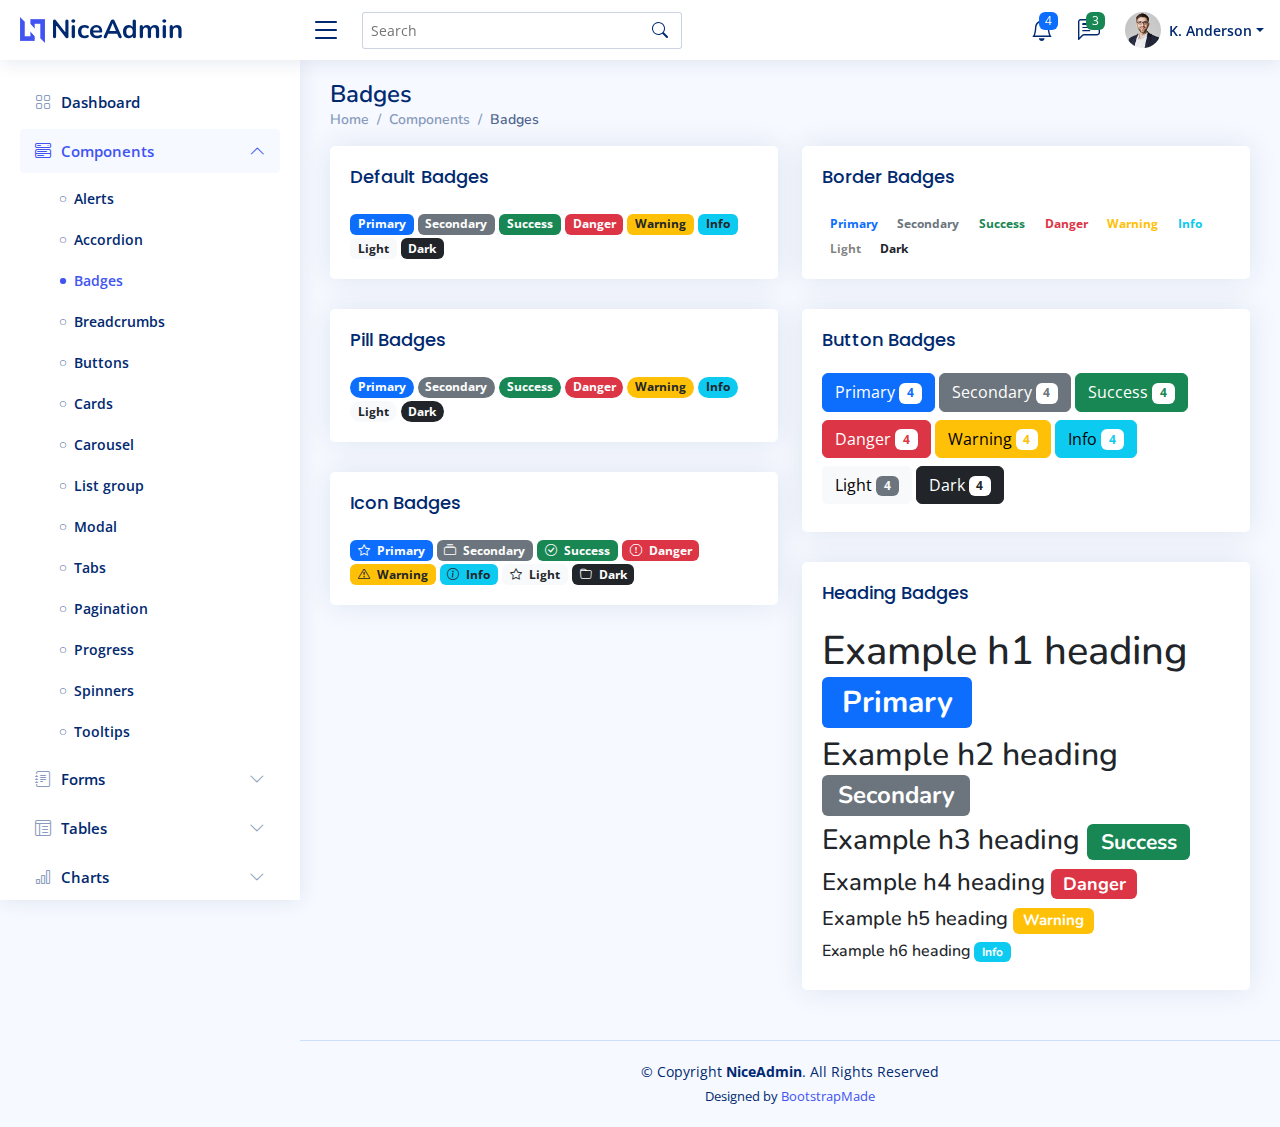
<file: components/components-badges.html>
<!DOCTYPE html>
<html lang="en">

<head>
  <meta charset="utf-8">
  <meta content="width=device-width, initial-scale=1.0" name="viewport">

  <title>Components / Badges - NiceAdmin Bootstrap Template</title>
  <meta content="" name="description">
  <meta content="" name="keywords">

  <!-- Favicons -->
  <link href="assets/img/favicon.png" rel="icon">
  <link href="assets/img/apple-touch-icon.png" rel="apple-touch-icon">

  <!-- Google Fonts -->
  <link href="https://fonts.gstatic.com" rel="preconnect">
  <link href="https://fonts.googleapis.com/css?family=Open+Sans:300,300i,400,400i,600,600i,700,700i|Nunito:300,300i,400,400i,600,600i,700,700i|Poppins:300,300i,400,400i,500,500i,600,600i,700,700i" rel="stylesheet">

  <!-- Vendor CSS Files -->
  <link href="assets/vendor/bootstrap/css/bootstrap.min.css" rel="stylesheet">
  <link href="assets/vendor/bootstrap-icons/bootstrap-icons.css" rel="stylesheet">
  <link href="assets/vendor/boxicons/css/boxicons.min.css" rel="stylesheet">
  <link href="assets/vendor/quill/quill.snow.css" rel="stylesheet">
  <link href="assets/vendor/quill/quill.bubble.css" rel="stylesheet">
  <link href="assets/vendor/remixicon/remixicon.css" rel="stylesheet">
  <link href="assets/vendor/simple-datatables/style.css" rel="stylesheet">

  <!-- Template Main CSS File -->
  <link href="assets/css/style.css" rel="stylesheet">

  <!-- =======================================================
  * Template Name: NiceAdmin
  * Updated: Sep 18 2023 with Bootstrap v5.3.2
  * Template URL: https://bootstrapmade.com/nice-admin-bootstrap-admin-html-template/
  * Author: BootstrapMade.com
  * License: https://bootstrapmade.com/license/
  ======================================================== -->
</head>

<body>

  <!-- ======= Header ======= -->
  <header id="header" class="header fixed-top d-flex align-items-center">

    <div class="d-flex align-items-center justify-content-between">
      <a href="index.html" class="logo d-flex align-items-center">
        <img src="assets/img/logo.png" alt="">
        <span class="d-none d-lg-block">NiceAdmin</span>
      </a>
      <i class="bi bi-list toggle-sidebar-btn"></i>
    </div><!-- End Logo -->

    <div class="search-bar">
      <form class="search-form d-flex align-items-center" method="POST" action="#">
        <input type="text" name="query" placeholder="Search" title="Enter search keyword">
        <button type="submit" title="Search"><i class="bi bi-search"></i></button>
      </form>
    </div><!-- End Search Bar -->

    <nav class="header-nav ms-auto">
      <ul class="d-flex align-items-center">

        <li class="nav-item d-block d-lg-none">
          <a class="nav-link nav-icon search-bar-toggle " href="#">
            <i class="bi bi-search"></i>
          </a>
        </li><!-- End Search Icon-->

        <li class="nav-item dropdown">

          <a class="nav-link nav-icon" href="#" data-bs-toggle="dropdown">
            <i class="bi bi-bell"></i>
            <span class="badge bg-primary badge-number">4</span>
          </a><!-- End Notification Icon -->

          <ul class="dropdown-menu dropdown-menu-end dropdown-menu-arrow notifications">
            <li class="dropdown-header">
              You have 4 new notifications
              <a href="#"><span class="badge rounded-pill bg-primary p-2 ms-2">View all</span></a>
            </li>
            <li>
              <hr class="dropdown-divider">
            </li>

            <li class="notification-item">
              <i class="bi bi-exclamation-circle text-warning"></i>
              <div>
                <h4>Lorem Ipsum</h4>
                <p>Quae dolorem earum veritatis oditseno</p>
                <p>30 min. ago</p>
              </div>
            </li>

            <li>
              <hr class="dropdown-divider">
            </li>

            <li class="notification-item">
              <i class="bi bi-x-circle text-danger"></i>
              <div>
                <h4>Atque rerum nesciunt</h4>
                <p>Quae dolorem earum veritatis oditseno</p>
                <p>1 hr. ago</p>
              </div>
            </li>

            <li>
              <hr class="dropdown-divider">
            </li>

            <li class="notification-item">
              <i class="bi bi-check-circle text-success"></i>
              <div>
                <h4>Sit rerum fuga</h4>
                <p>Quae dolorem earum veritatis oditseno</p>
                <p>2 hrs. ago</p>
              </div>
            </li>

            <li>
              <hr class="dropdown-divider">
            </li>

            <li class="notification-item">
              <i class="bi bi-info-circle text-primary"></i>
              <div>
                <h4>Dicta reprehenderit</h4>
                <p>Quae dolorem earum veritatis oditseno</p>
                <p>4 hrs. ago</p>
              </div>
            </li>

            <li>
              <hr class="dropdown-divider">
            </li>
            <li class="dropdown-footer">
              <a href="#">Show all notifications</a>
            </li>

          </ul><!-- End Notification Dropdown Items -->

        </li><!-- End Notification Nav -->

        <li class="nav-item dropdown">

          <a class="nav-link nav-icon" href="#" data-bs-toggle="dropdown">
            <i class="bi bi-chat-left-text"></i>
            <span class="badge bg-success badge-number">3</span>
          </a><!-- End Messages Icon -->

          <ul class="dropdown-menu dropdown-menu-end dropdown-menu-arrow messages">
            <li class="dropdown-header">
              You have 3 new messages
              <a href="#"><span class="badge rounded-pill bg-primary p-2 ms-2">View all</span></a>
            </li>
            <li>
              <hr class="dropdown-divider">
            </li>

            <li class="message-item">
              <a href="#">
                <img src="assets/img/messages-1.jpg" alt="" class="rounded-circle">
                <div>
                  <h4>Maria Hudson</h4>
                  <p>Velit asperiores et ducimus soluta repudiandae labore officia est ut...</p>
                  <p>4 hrs. ago</p>
                </div>
              </a>
            </li>
            <li>
              <hr class="dropdown-divider">
            </li>

            <li class="message-item">
              <a href="#">
                <img src="assets/img/messages-2.jpg" alt="" class="rounded-circle">
                <div>
                  <h4>Anna Nelson</h4>
                  <p>Velit asperiores et ducimus soluta repudiandae labore officia est ut...</p>
                  <p>6 hrs. ago</p>
                </div>
              </a>
            </li>
            <li>
              <hr class="dropdown-divider">
            </li>

            <li class="message-item">
              <a href="#">
                <img src="assets/img/messages-3.jpg" alt="" class="rounded-circle">
                <div>
                  <h4>David Muldon</h4>
                  <p>Velit asperiores et ducimus soluta repudiandae labore officia est ut...</p>
                  <p>8 hrs. ago</p>
                </div>
              </a>
            </li>
            <li>
              <hr class="dropdown-divider">
            </li>

            <li class="dropdown-footer">
              <a href="#">Show all messages</a>
            </li>

          </ul><!-- End Messages Dropdown Items -->

        </li><!-- End Messages Nav -->

        <li class="nav-item dropdown pe-3">

          <a class="nav-link nav-profile d-flex align-items-center pe-0" href="#" data-bs-toggle="dropdown">
            <img src="assets/img/profile-img.jpg" alt="Profile" class="rounded-circle">
            <span class="d-none d-md-block dropdown-toggle ps-2">K. Anderson</span>
          </a><!-- End Profile Iamge Icon -->

          <ul class="dropdown-menu dropdown-menu-end dropdown-menu-arrow profile">
            <li class="dropdown-header">
              <h6>Kevin Anderson</h6>
              <span>Web Designer</span>
            </li>
            <li>
              <hr class="dropdown-divider">
            </li>

            <li>
              <a class="dropdown-item d-flex align-items-center" href="users-profile.html">
                <i class="bi bi-person"></i>
                <span>My Profile</span>
              </a>
            </li>
            <li>
              <hr class="dropdown-divider">
            </li>

            <li>
              <a class="dropdown-item d-flex align-items-center" href="users-profile.html">
                <i class="bi bi-gear"></i>
                <span>Account Settings</span>
              </a>
            </li>
            <li>
              <hr class="dropdown-divider">
            </li>

            <li>
              <a class="dropdown-item d-flex align-items-center" href="pages-faq.html">
                <i class="bi bi-question-circle"></i>
                <span>Need Help?</span>
              </a>
            </li>
            <li>
              <hr class="dropdown-divider">
            </li>

            <li>
              <a class="dropdown-item d-flex align-items-center" href="#">
                <i class="bi bi-box-arrow-right"></i>
                <span>Sign Out</span>
              </a>
            </li>

          </ul><!-- End Profile Dropdown Items -->
        </li><!-- End Profile Nav -->

      </ul>
    </nav><!-- End Icons Navigation -->

  </header><!-- End Header -->

  <!-- ======= Sidebar ======= -->
  <aside id="sidebar" class="sidebar">

    <ul class="sidebar-nav" id="sidebar-nav">

      <li class="nav-item">
        <a class="nav-link collapsed" href="index.html">
          <i class="bi bi-grid"></i>
          <span>Dashboard</span>
        </a>
      </li><!-- End Dashboard Nav -->

      <li class="nav-item">
        <a class="nav-link " data-bs-target="#components-nav" data-bs-toggle="collapse" href="#">
          <i class="bi bi-menu-button-wide"></i><span>Components</span><i class="bi bi-chevron-down ms-auto"></i>
        </a>
        <ul id="components-nav" class="nav-content collapse show" data-bs-parent="#sidebar-nav">
          <li>
            <a href="components-alerts.html">
              <i class="bi bi-circle"></i><span>Alerts</span>
            </a>
          </li>
          <li>
            <a href="components-accordion.html">
              <i class="bi bi-circle"></i><span>Accordion</span>
            </a>
          </li>
          <li>
            <a href="components-badges.html" class="active">
              <i class="bi bi-circle"></i><span>Badges</span>
            </a>
          </li>
          <li>
            <a href="components-breadcrumbs.html">
              <i class="bi bi-circle"></i><span>Breadcrumbs</span>
            </a>
          </li>
          <li>
            <a href="components-buttons.html">
              <i class="bi bi-circle"></i><span>Buttons</span>
            </a>
          </li>
          <li>
            <a href="components-cards.html">
              <i class="bi bi-circle"></i><span>Cards</span>
            </a>
          </li>
          <li>
            <a href="components-carousel.html">
              <i class="bi bi-circle"></i><span>Carousel</span>
            </a>
          </li>
          <li>
            <a href="components-list-group.html">
              <i class="bi bi-circle"></i><span>List group</span>
            </a>
          </li>
          <li>
            <a href="components-modal.html">
              <i class="bi bi-circle"></i><span>Modal</span>
            </a>
          </li>
          <li>
            <a href="components-tabs.html">
              <i class="bi bi-circle"></i><span>Tabs</span>
            </a>
          </li>
          <li>
            <a href="components-pagination.html">
              <i class="bi bi-circle"></i><span>Pagination</span>
            </a>
          </li>
          <li>
            <a href="components-progress.html">
              <i class="bi bi-circle"></i><span>Progress</span>
            </a>
          </li>
          <li>
            <a href="components-spinners.html">
              <i class="bi bi-circle"></i><span>Spinners</span>
            </a>
          </li>
          <li>
            <a href="components-tooltips.html">
              <i class="bi bi-circle"></i><span>Tooltips</span>
            </a>
          </li>
        </ul>
      </li><!-- End Components Nav -->

      <li class="nav-item">
        <a class="nav-link collapsed" data-bs-target="#forms-nav" data-bs-toggle="collapse" href="#">
          <i class="bi bi-journal-text"></i><span>Forms</span><i class="bi bi-chevron-down ms-auto"></i>
        </a>
        <ul id="forms-nav" class="nav-content collapse " data-bs-parent="#sidebar-nav">
          <li>
            <a href="forms-elements.html">
              <i class="bi bi-circle"></i><span>Form Elements</span>
            </a>
          </li>
          <li>
            <a href="forms-layouts.html">
              <i class="bi bi-circle"></i><span>Form Layouts</span>
            </a>
          </li>
          <li>
            <a href="forms-editors.html">
              <i class="bi bi-circle"></i><span>Form Editors</span>
            </a>
          </li>
          <li>
            <a href="forms-validation.html">
              <i class="bi bi-circle"></i><span>Form Validation</span>
            </a>
          </li>
        </ul>
      </li><!-- End Forms Nav -->

      <li class="nav-item">
        <a class="nav-link collapsed" data-bs-target="#tables-nav" data-bs-toggle="collapse" href="#">
          <i class="bi bi-layout-text-window-reverse"></i><span>Tables</span><i class="bi bi-chevron-down ms-auto"></i>
        </a>
        <ul id="tables-nav" class="nav-content collapse " data-bs-parent="#sidebar-nav">
          <li>
            <a href="tables-general.html">
              <i class="bi bi-circle"></i><span>General Tables</span>
            </a>
          </li>
          <li>
            <a href="tables-data.html">
              <i class="bi bi-circle"></i><span>Data Tables</span>
            </a>
          </li>
        </ul>
      </li><!-- End Tables Nav -->

      <li class="nav-item">
        <a class="nav-link collapsed" data-bs-target="#charts-nav" data-bs-toggle="collapse" href="#">
          <i class="bi bi-bar-chart"></i><span>Charts</span><i class="bi bi-chevron-down ms-auto"></i>
        </a>
        <ul id="charts-nav" class="nav-content collapse " data-bs-parent="#sidebar-nav">
          <li>
            <a href="charts-chartjs.html">
              <i class="bi bi-circle"></i><span>Chart.js</span>
            </a>
          </li>
          <li>
            <a href="charts-apexcharts.html">
              <i class="bi bi-circle"></i><span>ApexCharts</span>
            </a>
          </li>
          <li>
            <a href="charts-echarts.html">
              <i class="bi bi-circle"></i><span>ECharts</span>
            </a>
          </li>
        </ul>
      </li><!-- End Charts Nav -->

      <li class="nav-item">
        <a class="nav-link collapsed" data-bs-target="#icons-nav" data-bs-toggle="collapse" href="#">
          <i class="bi bi-gem"></i><span>Icons</span><i class="bi bi-chevron-down ms-auto"></i>
        </a>
        <ul id="icons-nav" class="nav-content collapse " data-bs-parent="#sidebar-nav">
          <li>
            <a href="icons-bootstrap.html">
              <i class="bi bi-circle"></i><span>Bootstrap Icons</span>
            </a>
          </li>
          <li>
            <a href="icons-remix.html">
              <i class="bi bi-circle"></i><span>Remix Icons</span>
            </a>
          </li>
          <li>
            <a href="icons-boxicons.html">
              <i class="bi bi-circle"></i><span>Boxicons</span>
            </a>
          </li>
        </ul>
      </li><!-- End Icons Nav -->

      <li class="nav-heading">Pages</li>

      <li class="nav-item">
        <a class="nav-link collapsed" href="users-profile.html">
          <i class="bi bi-person"></i>
          <span>Profile</span>
        </a>
      </li><!-- End Profile Page Nav -->

      <li class="nav-item">
        <a class="nav-link collapsed" href="pages-faq.html">
          <i class="bi bi-question-circle"></i>
          <span>F.A.Q</span>
        </a>
      </li><!-- End F.A.Q Page Nav -->

      <li class="nav-item">
        <a class="nav-link collapsed" href="pages-contact.html">
          <i class="bi bi-envelope"></i>
          <span>Contact</span>
        </a>
      </li><!-- End Contact Page Nav -->

      <li class="nav-item">
        <a class="nav-link collapsed" href="pages-register.html">
          <i class="bi bi-card-list"></i>
          <span>Register</span>
        </a>
      </li><!-- End Register Page Nav -->

      <li class="nav-item">
        <a class="nav-link collapsed" href="pages-login.html">
          <i class="bi bi-box-arrow-in-right"></i>
          <span>Login</span>
        </a>
      </li><!-- End Login Page Nav -->

      <li class="nav-item">
        <a class="nav-link collapsed" href="pages-error-404.html">
          <i class="bi bi-dash-circle"></i>
          <span>Error 404</span>
        </a>
      </li><!-- End Error 404 Page Nav -->

      <li class="nav-item">
        <a class="nav-link collapsed" href="pages-blank.html">
          <i class="bi bi-file-earmark"></i>
          <span>Blank</span>
        </a>
      </li><!-- End Blank Page Nav -->

    </ul>

  </aside><!-- End Sidebar-->

  <main id="main" class="main">

    <div class="pagetitle">
      <h1>Badges</h1>
      <nav>
        <ol class="breadcrumb">
          <li class="breadcrumb-item"><a href="index.html">Home</a></li>
          <li class="breadcrumb-item">Components</li>
          <li class="breadcrumb-item active">Badges</li>
        </ol>
      </nav>
    </div><!-- End Page Title -->

    <section class="section">
      <div class="row">

        <div class="col-lg-6">

          <div class="card">
            <div class="card-body">
              <h5 class="card-title">Default Badges</h5>

              <span class="badge bg-primary">Primary</span>
              <span class="badge bg-secondary">Secondary</span>
              <span class="badge bg-success">Success</span>
              <span class="badge bg-danger">Danger</span>
              <span class="badge bg-warning text-dark">Warning</span>
              <span class="badge bg-info text-dark">Info</span>
              <span class="badge bg-light text-dark">Light</span>
              <span class="badge bg-dark">Dark</span>
            </div>
          </div><!-- End Default Badges -->

          <div class="card">
            <div class="card-body">
              <h5 class="card-title">Pill Badges</h5>
              <span class="badge rounded-pill bg-primary">Primary</span>
              <span class="badge rounded-pill bg-secondary">Secondary</span>
              <span class="badge rounded-pill bg-success">Success</span>
              <span class="badge rounded-pill bg-danger">Danger</span>
              <span class="badge rounded-pill bg-warning text-dark">Warning</span>
              <span class="badge rounded-pill bg-info text-dark">Info</span>
              <span class="badge rounded-pill bg-light text-dark">Light</span>
              <span class="badge rounded-pill bg-dark">Dark</span>
            </div>
          </div><!-- End Pill Badges -->

          <div class="card">
            <div class="card-body">
              <h5 class="card-title">Icon Badges</h5>
              <span class="badge bg-primary"><i class="bi bi-star me-1"></i> Primary</span>
              <span class="badge bg-secondary"><i class="bi bi-collection me-1"></i> Secondary</span>
              <span class="badge bg-success"><i class="bi bi-check-circle me-1"></i> Success</span>
              <span class="badge bg-danger"><i class="bi bi-exclamation-octagon me-1"></i> Danger</span>
              <span class="badge bg-warning text-dark"><i class="bi bi-exclamation-triangle me-1"></i> Warning</span>
              <span class="badge bg-info text-dark"><i class="bi bi-info-circle me-1"></i> Info</span>
              <span class="badge bg-light text-dark"><i class="bi bi-star me-1"></i> Light</span>
              <span class="badge bg-dark"><i class="bi bi-folder me-1"></i> Dark</span>
            </div>
          </div><!-- End Icon Badges -->

        </div>

        <div class="col-lg-6">

          <div class="card">
            <div class="card-body">
              <h5 class="card-title">Border Badges</h5>
              <span class="badge border-primary border-1 text-primary">Primary</span>
              <span class="badge border-secondary border-1 text-secondary">Secondary</span>
              <span class="badge border-success border-1 text-success">Success</span>
              <span class="badge border-danger border-1 text-danger">Danger</span>
              <span class="badge border-warning border-1 text-warning">Warning</span>
              <span class="badge border-info border-1 text-info">Info</span>
              <span class="badge border-light border-1 text-black-50">Light</span>
              <span class="badge border-dark border-1 text-dark">Dark</span>
            </div>
          </div><!-- End Border Badges -->

          <div class="card">
            <div class="card-body">
              <h5 class="card-title">Button Badges</h5>

              <button type="button" class="btn btn-primary mb-2">
                Primary <span class="badge bg-white text-primary">4</span>
              </button>
              <button type="button" class="btn btn-secondary mb-2">
                Secondary <span class="badge bg-white text-secondary">4</span>
              </button>
              <button type="button" class="btn btn-success mb-2">
                Success <span class="badge bg-white text-success">4</span>
              </button>
              <button type="button" class="btn btn-danger mb-2">
                Danger <span class="badge bg-white text-danger">4</span>
              </button>
              <button type="button" class="btn btn-warning mb-2">
                Warning <span class="badge bg-white text-warning">4</span>
              </button>
              <button type="button" class="btn btn-info mb-2">
                Info <span class="badge bg-white text-info">4</span>
              </button>
              <button type="button" class="btn btn-light mb-2">
                Light <span class="badge bg-secondary text-light">4</span>
              </button>
              <button type="button" class="btn btn-dark mb-2">
                Dark <span class="badge bg-white text-dark">4</span>
              </button>
            </div>
          </div><!-- End Button Badges -->

          <div class="card">
            <div class="card-body">
              <h5 class="card-title">Heading Badges</h5>

              <h1>Example h1 heading <span class="badge bg-primary">Primary</span></h1>
              <h2>Example h2 heading <span class="badge bg-secondary">Secondary</span></h2>
              <h3>Example h3 heading <span class="badge bg-success">Success</span></h3>
              <h4>Example h4 heading <span class="badge bg-danger">Danger</span></h4>
              <h5>Example h5 heading <span class="badge bg-warning">Warning</span></h5>
              <h6>Example h6 heading <span class="badge bg-info">Info</span></h6>
            </div>
          </div><!-- End Heading Badges -->

        </div>

      </div>
    </section>

  </main><!-- End #main -->

  <!-- ======= Footer ======= -->
  <footer id="footer" class="footer">
    <div class="copyright">
      &copy; Copyright <strong><span>NiceAdmin</span></strong>. All Rights Reserved
    </div>
    <div class="credits">
      <!-- All the links in the footer should remain intact. -->
      <!-- You can delete the links only if you purchased the pro version. -->
      <!-- Licensing information: https://bootstrapmade.com/license/ -->
      <!-- Purchase the pro version with working PHP/AJAX contact form: https://bootstrapmade.com/nice-admin-bootstrap-admin-html-template/ -->
      Designed by <a href="https://bootstrapmade.com/">BootstrapMade</a>
    </div>
  </footer><!-- End Footer -->

  <a href="#" class="back-to-top d-flex align-items-center justify-content-center"><i class="bi bi-arrow-up-short"></i></a>

  <!-- Vendor JS Files -->
  <script src="assets/vendor/apexcharts/apexcharts.min.js"></script>
  <script src="assets/vendor/bootstrap/js/bootstrap.bundle.min.js"></script>
  <script src="assets/vendor/chart.js/chart.umd.js"></script>
  <script src="assets/vendor/echarts/echarts.min.js"></script>
  <script src="assets/vendor/quill/quill.min.js"></script>
  <script src="assets/vendor/simple-datatables/simple-datatables.js"></script>
  <script src="assets/vendor/tinymce/tinymce.min.js"></script>
  <script src="assets/vendor/php-email-form/validate.js"></script>

  <!-- Template Main JS File -->
  <script src="assets/js/main.js"></script>

</body>

</html>
</file>
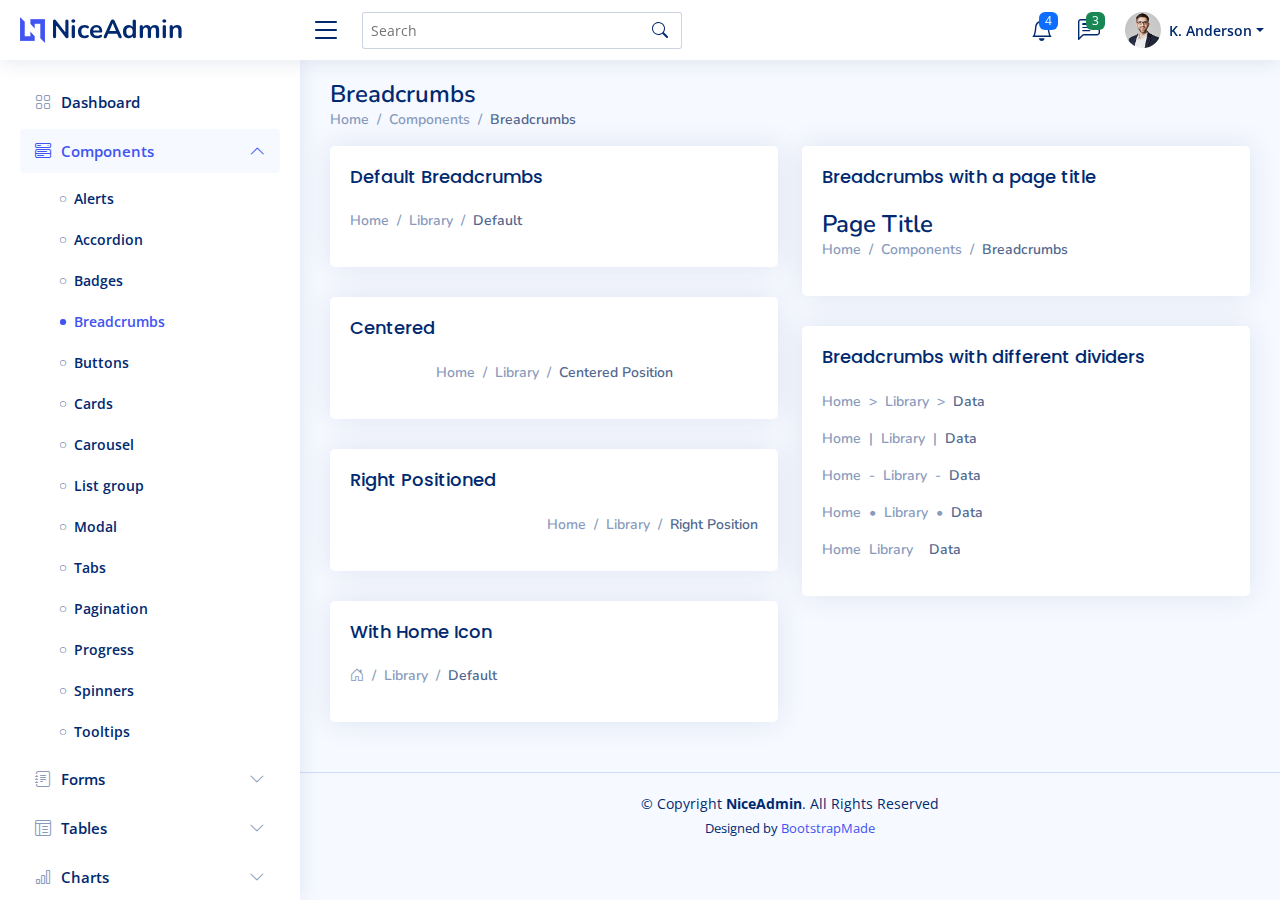
<file: components/components-breadcrumbs.html>
<!DOCTYPE html>
<html lang="en">

<head>
  <meta charset="utf-8">
  <meta content="width=device-width, initial-scale=1.0" name="viewport">

  <title>Components / Breadcrumbs - NiceAdmin Bootstrap Template</title>
  <meta content="" name="description">
  <meta content="" name="keywords">

  <!-- Favicons -->
  <link href="assets/img/favicon.png" rel="icon">
  <link href="assets/img/apple-touch-icon.png" rel="apple-touch-icon">

  <!-- Google Fonts -->
  <link href="https://fonts.gstatic.com" rel="preconnect">
  <link href="https://fonts.googleapis.com/css?family=Open+Sans:300,300i,400,400i,600,600i,700,700i|Nunito:300,300i,400,400i,600,600i,700,700i|Poppins:300,300i,400,400i,500,500i,600,600i,700,700i" rel="stylesheet">

  <!-- Vendor CSS Files -->
  <link href="assets/vendor/bootstrap/css/bootstrap.min.css" rel="stylesheet">
  <link href="assets/vendor/bootstrap-icons/bootstrap-icons.css" rel="stylesheet">
  <link href="assets/vendor/boxicons/css/boxicons.min.css" rel="stylesheet">
  <link href="assets/vendor/quill/quill.snow.css" rel="stylesheet">
  <link href="assets/vendor/quill/quill.bubble.css" rel="stylesheet">
  <link href="assets/vendor/remixicon/remixicon.css" rel="stylesheet">
  <link href="assets/vendor/simple-datatables/style.css" rel="stylesheet">

  <!-- Template Main CSS File -->
  <link href="assets/css/style.css" rel="stylesheet">

  <!-- =======================================================
  * Template Name: NiceAdmin
  * Updated: Sep 18 2023 with Bootstrap v5.3.2
  * Template URL: https://bootstrapmade.com/nice-admin-bootstrap-admin-html-template/
  * Author: BootstrapMade.com
  * License: https://bootstrapmade.com/license/
  ======================================================== -->
</head>

<body>

  <!-- ======= Header ======= -->
  <header id="header" class="header fixed-top d-flex align-items-center">

    <div class="d-flex align-items-center justify-content-between">
      <a href="index.html" class="logo d-flex align-items-center">
        <img src="assets/img/logo.png" alt="">
        <span class="d-none d-lg-block">NiceAdmin</span>
      </a>
      <i class="bi bi-list toggle-sidebar-btn"></i>
    </div><!-- End Logo -->

    <div class="search-bar">
      <form class="search-form d-flex align-items-center" method="POST" action="#">
        <input type="text" name="query" placeholder="Search" title="Enter search keyword">
        <button type="submit" title="Search"><i class="bi bi-search"></i></button>
      </form>
    </div><!-- End Search Bar -->

    <nav class="header-nav ms-auto">
      <ul class="d-flex align-items-center">

        <li class="nav-item d-block d-lg-none">
          <a class="nav-link nav-icon search-bar-toggle " href="#">
            <i class="bi bi-search"></i>
          </a>
        </li><!-- End Search Icon-->

        <li class="nav-item dropdown">

          <a class="nav-link nav-icon" href="#" data-bs-toggle="dropdown">
            <i class="bi bi-bell"></i>
            <span class="badge bg-primary badge-number">4</span>
          </a><!-- End Notification Icon -->

          <ul class="dropdown-menu dropdown-menu-end dropdown-menu-arrow notifications">
            <li class="dropdown-header">
              You have 4 new notifications
              <a href="#"><span class="badge rounded-pill bg-primary p-2 ms-2">View all</span></a>
            </li>
            <li>
              <hr class="dropdown-divider">
            </li>

            <li class="notification-item">
              <i class="bi bi-exclamation-circle text-warning"></i>
              <div>
                <h4>Lorem Ipsum</h4>
                <p>Quae dolorem earum veritatis oditseno</p>
                <p>30 min. ago</p>
              </div>
            </li>

            <li>
              <hr class="dropdown-divider">
            </li>

            <li class="notification-item">
              <i class="bi bi-x-circle text-danger"></i>
              <div>
                <h4>Atque rerum nesciunt</h4>
                <p>Quae dolorem earum veritatis oditseno</p>
                <p>1 hr. ago</p>
              </div>
            </li>

            <li>
              <hr class="dropdown-divider">
            </li>

            <li class="notification-item">
              <i class="bi bi-check-circle text-success"></i>
              <div>
                <h4>Sit rerum fuga</h4>
                <p>Quae dolorem earum veritatis oditseno</p>
                <p>2 hrs. ago</p>
              </div>
            </li>

            <li>
              <hr class="dropdown-divider">
            </li>

            <li class="notification-item">
              <i class="bi bi-info-circle text-primary"></i>
              <div>
                <h4>Dicta reprehenderit</h4>
                <p>Quae dolorem earum veritatis oditseno</p>
                <p>4 hrs. ago</p>
              </div>
            </li>

            <li>
              <hr class="dropdown-divider">
            </li>
            <li class="dropdown-footer">
              <a href="#">Show all notifications</a>
            </li>

          </ul><!-- End Notification Dropdown Items -->

        </li><!-- End Notification Nav -->

        <li class="nav-item dropdown">

          <a class="nav-link nav-icon" href="#" data-bs-toggle="dropdown">
            <i class="bi bi-chat-left-text"></i>
            <span class="badge bg-success badge-number">3</span>
          </a><!-- End Messages Icon -->

          <ul class="dropdown-menu dropdown-menu-end dropdown-menu-arrow messages">
            <li class="dropdown-header">
              You have 3 new messages
              <a href="#"><span class="badge rounded-pill bg-primary p-2 ms-2">View all</span></a>
            </li>
            <li>
              <hr class="dropdown-divider">
            </li>

            <li class="message-item">
              <a href="#">
                <img src="assets/img/messages-1.jpg" alt="" class="rounded-circle">
                <div>
                  <h4>Maria Hudson</h4>
                  <p>Velit asperiores et ducimus soluta repudiandae labore officia est ut...</p>
                  <p>4 hrs. ago</p>
                </div>
              </a>
            </li>
            <li>
              <hr class="dropdown-divider">
            </li>

            <li class="message-item">
              <a href="#">
                <img src="assets/img/messages-2.jpg" alt="" class="rounded-circle">
                <div>
                  <h4>Anna Nelson</h4>
                  <p>Velit asperiores et ducimus soluta repudiandae labore officia est ut...</p>
                  <p>6 hrs. ago</p>
                </div>
              </a>
            </li>
            <li>
              <hr class="dropdown-divider">
            </li>

            <li class="message-item">
              <a href="#">
                <img src="assets/img/messages-3.jpg" alt="" class="rounded-circle">
                <div>
                  <h4>David Muldon</h4>
                  <p>Velit asperiores et ducimus soluta repudiandae labore officia est ut...</p>
                  <p>8 hrs. ago</p>
                </div>
              </a>
            </li>
            <li>
              <hr class="dropdown-divider">
            </li>

            <li class="dropdown-footer">
              <a href="#">Show all messages</a>
            </li>

          </ul><!-- End Messages Dropdown Items -->

        </li><!-- End Messages Nav -->

        <li class="nav-item dropdown pe-3">

          <a class="nav-link nav-profile d-flex align-items-center pe-0" href="#" data-bs-toggle="dropdown">
            <img src="assets/img/profile-img.jpg" alt="Profile" class="rounded-circle">
            <span class="d-none d-md-block dropdown-toggle ps-2">K. Anderson</span>
          </a><!-- End Profile Iamge Icon -->

          <ul class="dropdown-menu dropdown-menu-end dropdown-menu-arrow profile">
            <li class="dropdown-header">
              <h6>Kevin Anderson</h6>
              <span>Web Designer</span>
            </li>
            <li>
              <hr class="dropdown-divider">
            </li>

            <li>
              <a class="dropdown-item d-flex align-items-center" href="users-profile.html">
                <i class="bi bi-person"></i>
                <span>My Profile</span>
              </a>
            </li>
            <li>
              <hr class="dropdown-divider">
            </li>

            <li>
              <a class="dropdown-item d-flex align-items-center" href="users-profile.html">
                <i class="bi bi-gear"></i>
                <span>Account Settings</span>
              </a>
            </li>
            <li>
              <hr class="dropdown-divider">
            </li>

            <li>
              <a class="dropdown-item d-flex align-items-center" href="pages-faq.html">
                <i class="bi bi-question-circle"></i>
                <span>Need Help?</span>
              </a>
            </li>
            <li>
              <hr class="dropdown-divider">
            </li>

            <li>
              <a class="dropdown-item d-flex align-items-center" href="#">
                <i class="bi bi-box-arrow-right"></i>
                <span>Sign Out</span>
              </a>
            </li>

          </ul><!-- End Profile Dropdown Items -->
        </li><!-- End Profile Nav -->

      </ul>
    </nav><!-- End Icons Navigation -->

  </header><!-- End Header -->

  <!-- ======= Sidebar ======= -->
  <aside id="sidebar" class="sidebar">

    <ul class="sidebar-nav" id="sidebar-nav">

      <li class="nav-item">
        <a class="nav-link collapsed" href="index.html">
          <i class="bi bi-grid"></i>
          <span>Dashboard</span>
        </a>
      </li><!-- End Dashboard Nav -->

      <li class="nav-item">
        <a class="nav-link " data-bs-target="#components-nav" data-bs-toggle="collapse" href="#">
          <i class="bi bi-menu-button-wide"></i><span>Components</span><i class="bi bi-chevron-down ms-auto"></i>
        </a>
        <ul id="components-nav" class="nav-content collapse show" data-bs-parent="#sidebar-nav">
          <li>
            <a href="components-alerts.html">
              <i class="bi bi-circle"></i><span>Alerts</span>
            </a>
          </li>
          <li>
            <a href="components-accordion.html">
              <i class="bi bi-circle"></i><span>Accordion</span>
            </a>
          </li>
          <li>
            <a href="components-badges.html">
              <i class="bi bi-circle"></i><span>Badges</span>
            </a>
          </li>
          <li>
            <a href="components-breadcrumbs.html" class="active">
              <i class="bi bi-circle"></i><span>Breadcrumbs</span>
            </a>
          </li>
          <li>
            <a href="components-buttons.html">
              <i class="bi bi-circle"></i><span>Buttons</span>
            </a>
          </li>
          <li>
            <a href="components-cards.html">
              <i class="bi bi-circle"></i><span>Cards</span>
            </a>
          </li>
          <li>
            <a href="components-carousel.html">
              <i class="bi bi-circle"></i><span>Carousel</span>
            </a>
          </li>
          <li>
            <a href="components-list-group.html">
              <i class="bi bi-circle"></i><span>List group</span>
            </a>
          </li>
          <li>
            <a href="components-modal.html">
              <i class="bi bi-circle"></i><span>Modal</span>
            </a>
          </li>
          <li>
            <a href="components-tabs.html">
              <i class="bi bi-circle"></i><span>Tabs</span>
            </a>
          </li>
          <li>
            <a href="components-pagination.html">
              <i class="bi bi-circle"></i><span>Pagination</span>
            </a>
          </li>
          <li>
            <a href="components-progress.html">
              <i class="bi bi-circle"></i><span>Progress</span>
            </a>
          </li>
          <li>
            <a href="components-spinners.html">
              <i class="bi bi-circle"></i><span>Spinners</span>
            </a>
          </li>
          <li>
            <a href="components-tooltips.html">
              <i class="bi bi-circle"></i><span>Tooltips</span>
            </a>
          </li>
        </ul>
      </li><!-- End Components Nav -->

      <li class="nav-item">
        <a class="nav-link collapsed" data-bs-target="#forms-nav" data-bs-toggle="collapse" href="#">
          <i class="bi bi-journal-text"></i><span>Forms</span><i class="bi bi-chevron-down ms-auto"></i>
        </a>
        <ul id="forms-nav" class="nav-content collapse " data-bs-parent="#sidebar-nav">
          <li>
            <a href="forms-elements.html">
              <i class="bi bi-circle"></i><span>Form Elements</span>
            </a>
          </li>
          <li>
            <a href="forms-layouts.html">
              <i class="bi bi-circle"></i><span>Form Layouts</span>
            </a>
          </li>
          <li>
            <a href="forms-editors.html">
              <i class="bi bi-circle"></i><span>Form Editors</span>
            </a>
          </li>
          <li>
            <a href="forms-validation.html">
              <i class="bi bi-circle"></i><span>Form Validation</span>
            </a>
          </li>
        </ul>
      </li><!-- End Forms Nav -->

      <li class="nav-item">
        <a class="nav-link collapsed" data-bs-target="#tables-nav" data-bs-toggle="collapse" href="#">
          <i class="bi bi-layout-text-window-reverse"></i><span>Tables</span><i class="bi bi-chevron-down ms-auto"></i>
        </a>
        <ul id="tables-nav" class="nav-content collapse " data-bs-parent="#sidebar-nav">
          <li>
            <a href="tables-general.html">
              <i class="bi bi-circle"></i><span>General Tables</span>
            </a>
          </li>
          <li>
            <a href="tables-data.html">
              <i class="bi bi-circle"></i><span>Data Tables</span>
            </a>
          </li>
        </ul>
      </li><!-- End Tables Nav -->

      <li class="nav-item">
        <a class="nav-link collapsed" data-bs-target="#charts-nav" data-bs-toggle="collapse" href="#">
          <i class="bi bi-bar-chart"></i><span>Charts</span><i class="bi bi-chevron-down ms-auto"></i>
        </a>
        <ul id="charts-nav" class="nav-content collapse " data-bs-parent="#sidebar-nav">
          <li>
            <a href="charts-chartjs.html">
              <i class="bi bi-circle"></i><span>Chart.js</span>
            </a>
          </li>
          <li>
            <a href="charts-apexcharts.html">
              <i class="bi bi-circle"></i><span>ApexCharts</span>
            </a>
          </li>
          <li>
            <a href="charts-echarts.html">
              <i class="bi bi-circle"></i><span>ECharts</span>
            </a>
          </li>
        </ul>
      </li><!-- End Charts Nav -->

      <li class="nav-item">
        <a class="nav-link collapsed" data-bs-target="#icons-nav" data-bs-toggle="collapse" href="#">
          <i class="bi bi-gem"></i><span>Icons</span><i class="bi bi-chevron-down ms-auto"></i>
        </a>
        <ul id="icons-nav" class="nav-content collapse " data-bs-parent="#sidebar-nav">
          <li>
            <a href="icons-bootstrap.html">
              <i class="bi bi-circle"></i><span>Bootstrap Icons</span>
            </a>
          </li>
          <li>
            <a href="icons-remix.html">
              <i class="bi bi-circle"></i><span>Remix Icons</span>
            </a>
          </li>
          <li>
            <a href="icons-boxicons.html">
              <i class="bi bi-circle"></i><span>Boxicons</span>
            </a>
          </li>
        </ul>
      </li><!-- End Icons Nav -->

      <li class="nav-heading">Pages</li>

      <li class="nav-item">
        <a class="nav-link collapsed" href="users-profile.html">
          <i class="bi bi-person"></i>
          <span>Profile</span>
        </a>
      </li><!-- End Profile Page Nav -->

      <li class="nav-item">
        <a class="nav-link collapsed" href="pages-faq.html">
          <i class="bi bi-question-circle"></i>
          <span>F.A.Q</span>
        </a>
      </li><!-- End F.A.Q Page Nav -->

      <li class="nav-item">
        <a class="nav-link collapsed" href="pages-contact.html">
          <i class="bi bi-envelope"></i>
          <span>Contact</span>
        </a>
      </li><!-- End Contact Page Nav -->

      <li class="nav-item">
        <a class="nav-link collapsed" href="pages-register.html">
          <i class="bi bi-card-list"></i>
          <span>Register</span>
        </a>
      </li><!-- End Register Page Nav -->

      <li class="nav-item">
        <a class="nav-link collapsed" href="pages-login.html">
          <i class="bi bi-box-arrow-in-right"></i>
          <span>Login</span>
        </a>
      </li><!-- End Login Page Nav -->

      <li class="nav-item">
        <a class="nav-link collapsed" href="pages-error-404.html">
          <i class="bi bi-dash-circle"></i>
          <span>Error 404</span>
        </a>
      </li><!-- End Error 404 Page Nav -->

      <li class="nav-item">
        <a class="nav-link collapsed" href="pages-blank.html">
          <i class="bi bi-file-earmark"></i>
          <span>Blank</span>
        </a>
      </li><!-- End Blank Page Nav -->

    </ul>

  </aside><!-- End Sidebar-->

  <main id="main" class="main">

    <div class="pagetitle">
      <h1>Breadcrumbs</h1>
      <nav>
        <ol class="breadcrumb">
          <li class="breadcrumb-item"><a href="index.html">Home</a></li>
          <li class="breadcrumb-item">Components</li>
          <li class="breadcrumb-item active">Breadcrumbs</li>
        </ol>
      </nav>
    </div><!-- End Page Title -->

    <section class="section">
      <div class="row">
        <div class="col-lg-6">

          <div class="card">
            <div class="card-body">
              <h5 class="card-title">Default Breadcrumbs</h5>

              <nav>
                <ol class="breadcrumb">
                  <li class="breadcrumb-item"><a href="index.html">Home</a></li>
                  <li class="breadcrumb-item"><a href="#">Library</a></li>
                  <li class="breadcrumb-item active">Default</li>
                </ol>
              </nav>
            </div>
          </div>

          <div class="card">
            <div class="card-body">
              <h5 class="card-title">Centered</h5>

              <nav class="d-flex justify-content-center">
                <ol class="breadcrumb">
                  <li class="breadcrumb-item"><a href="index.html">Home</a></li>
                  <li class="breadcrumb-item"><a href="#">Library</a></li>
                  <li class="breadcrumb-item active">Centered Position</li>
                </ol>
              </nav>
            </div>
          </div>

          <div class="card">
            <div class="card-body">
              <h5 class="card-title">Right Positioned</h5>

              <nav class="d-flex justify-content-end">
                <ol class="breadcrumb">
                  <li class="breadcrumb-item"><a href="index.html">Home</a></li>
                  <li class="breadcrumb-item"><a href="#">Library</a></li>
                  <li class="breadcrumb-item active">Right Position</li>
                </ol>
              </nav>
            </div>
          </div>

          <div class="card">
            <div class="card-body">
              <h5 class="card-title">With Home Icon</h5>

              <nav>
                <ol class="breadcrumb">
                  <li class="breadcrumb-item"><a href="index.html"><i class="bi bi-house-door"></i></a></li>
                  <li class="breadcrumb-item"><a href="#">Library</a></li>
                  <li class="breadcrumb-item active">Default</li>
                </ol>
              </nav>
            </div>
          </div>

        </div>

        <div class="col-lg-6">

          <div class="card">
            <div class="card-body">
              <h5 class="card-title">Breadcrumbs with a page title</h5>

              <div class="pagetitle">
                <h1>Page Title</h1>
                <nav>
                  <ol class="breadcrumb">
                    <li class="breadcrumb-item"><a href="index.html">Home</a></li>
                    <li class="breadcrumb-item">Components</li>
                    <li class="breadcrumb-item active">Breadcrumbs</li>
                  </ol>
                </nav>
              </div><!-- End Breadcrumbs with a page title -->

            </div>
          </div>

          <div class="card">
            <div class="card-body">
              <h5 class="card-title">Breadcrumbs with different dividers</h5>

              <nav style="--bs-breadcrumb-divider: '>';">
                <ol class="breadcrumb">
                  <li class="breadcrumb-item"><a href="index.html">Home</a></li>
                  <li class="breadcrumb-item"><a href="#">Library</a></li>
                  <li class="breadcrumb-item active">Data</li>
                </ol>
              </nav>

              <nav style="--bs-breadcrumb-divider: '|';">
                <ol class="breadcrumb">
                  <li class="breadcrumb-item"><a href="index.html">Home</a></li>
                  <li class="breadcrumb-item"><a href="#">Library</a></li>
                  <li class="breadcrumb-item active">Data</li>
                </ol>
              </nav>

              <nav style="--bs-breadcrumb-divider: '-';">
                <ol class="breadcrumb">
                  <li class="breadcrumb-item"><a href="index.html">Home</a></li>
                  <li class="breadcrumb-item"><a href="#">Library</a></li>
                  <li class="breadcrumb-item active">Data</li>
                </ol>
              </nav>

              <nav style="--bs-breadcrumb-divider: '•';">
                <ol class="breadcrumb">
                  <li class="breadcrumb-item"><a href="index.html">Home</a></li>
                  <li class="breadcrumb-item"><a href="#">Library</a></li>
                  <li class="breadcrumb-item active">Data</li>
                </ol>
              </nav>

              <nav style="--bs-breadcrumb-divider: '';">
                <ol class="breadcrumb">
                  <li class="breadcrumb-item"><a href="index.html">Home</a></li>
                  <li class="breadcrumb-item"><a href="#">Library</a></li>
                  <li class="breadcrumb-item active">Data</li>
                </ol>
              </nav>

            </div>
          </div>

        </div>
      </div>
    </section>

  </main><!-- End #main -->

  <!-- ======= Footer ======= -->
  <footer id="footer" class="footer">
    <div class="copyright">
      &copy; Copyright <strong><span>NiceAdmin</span></strong>. All Rights Reserved
    </div>
    <div class="credits">
      <!-- All the links in the footer should remain intact. -->
      <!-- You can delete the links only if you purchased the pro version. -->
      <!-- Licensing information: https://bootstrapmade.com/license/ -->
      <!-- Purchase the pro version with working PHP/AJAX contact form: https://bootstrapmade.com/nice-admin-bootstrap-admin-html-template/ -->
      Designed by <a href="https://bootstrapmade.com/">BootstrapMade</a>
    </div>
  </footer><!-- End Footer -->

  <a href="#" class="back-to-top d-flex align-items-center justify-content-center"><i class="bi bi-arrow-up-short"></i></a>

  <!-- Vendor JS Files -->
  <script src="assets/vendor/apexcharts/apexcharts.min.js"></script>
  <script src="assets/vendor/bootstrap/js/bootstrap.bundle.min.js"></script>
  <script src="assets/vendor/chart.js/chart.umd.js"></script>
  <script src="assets/vendor/echarts/echarts.min.js"></script>
  <script src="assets/vendor/quill/quill.min.js"></script>
  <script src="assets/vendor/simple-datatables/simple-datatables.js"></script>
  <script src="assets/vendor/tinymce/tinymce.min.js"></script>
  <script src="assets/vendor/php-email-form/validate.js"></script>

  <!-- Template Main JS File -->
  <script src="assets/js/main.js"></script>

</body>

</html>
</file>
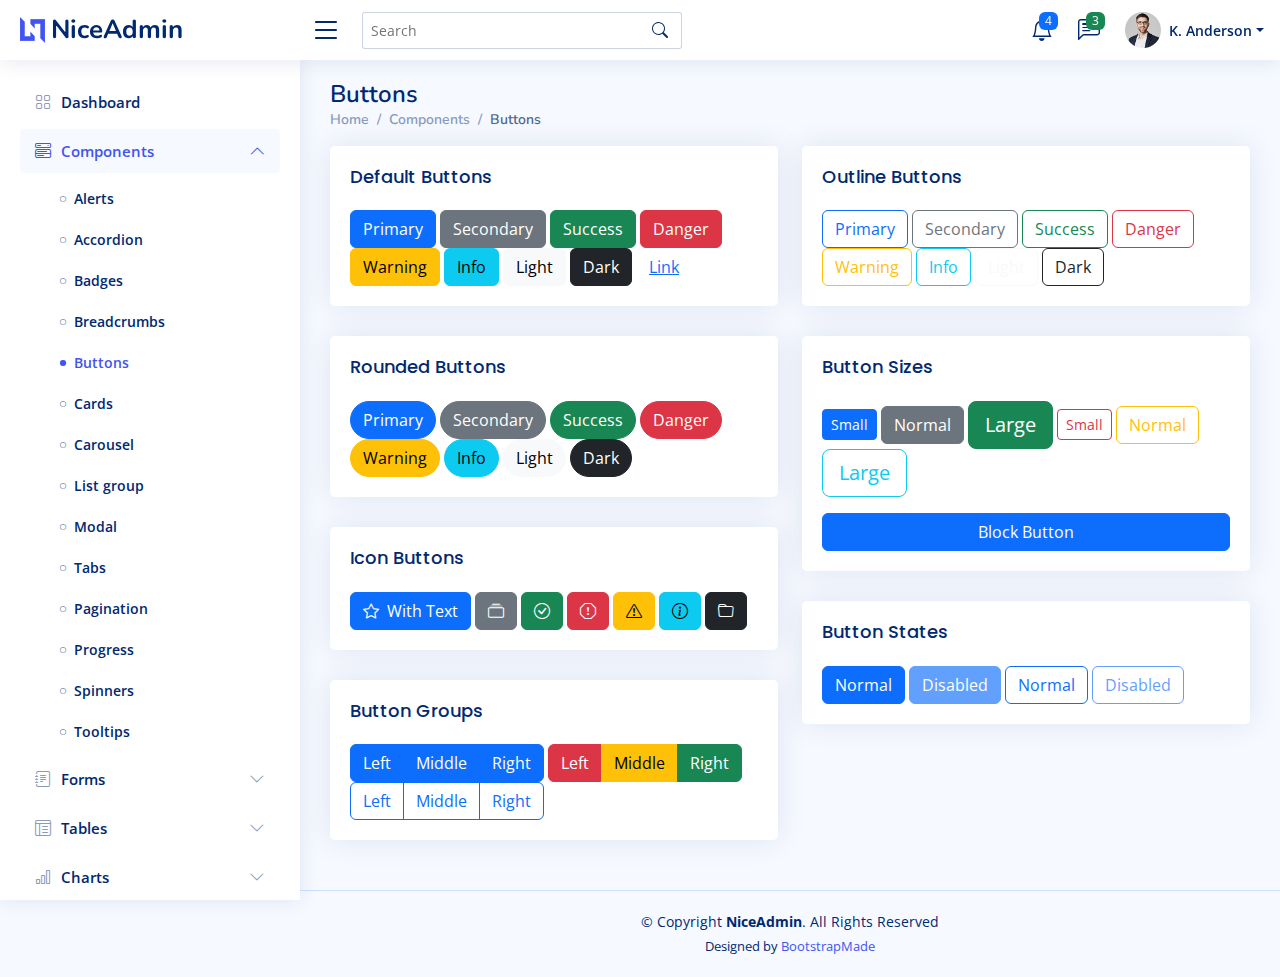
<file: components/components-buttons.html>
<!DOCTYPE html>
<html lang="en">

<head>
  <meta charset="utf-8">
  <meta content="width=device-width, initial-scale=1.0" name="viewport">

  <title>Components / Buttons - NiceAdmin Bootstrap Template</title>
  <meta content="" name="description">
  <meta content="" name="keywords">

  <!-- Favicons -->
  <link href="assets/img/favicon.png" rel="icon">
  <link href="assets/img/apple-touch-icon.png" rel="apple-touch-icon">

  <!-- Google Fonts -->
  <link href="https://fonts.gstatic.com" rel="preconnect">
  <link href="https://fonts.googleapis.com/css?family=Open+Sans:300,300i,400,400i,600,600i,700,700i|Nunito:300,300i,400,400i,600,600i,700,700i|Poppins:300,300i,400,400i,500,500i,600,600i,700,700i" rel="stylesheet">

  <!-- Vendor CSS Files -->
  <link href="assets/vendor/bootstrap/css/bootstrap.min.css" rel="stylesheet">
  <link href="assets/vendor/bootstrap-icons/bootstrap-icons.css" rel="stylesheet">
  <link href="assets/vendor/boxicons/css/boxicons.min.css" rel="stylesheet">
  <link href="assets/vendor/quill/quill.snow.css" rel="stylesheet">
  <link href="assets/vendor/quill/quill.bubble.css" rel="stylesheet">
  <link href="assets/vendor/remixicon/remixicon.css" rel="stylesheet">
  <link href="assets/vendor/simple-datatables/style.css" rel="stylesheet">

  <!-- Template Main CSS File -->
  <link href="assets/css/style.css" rel="stylesheet">

  <!-- =======================================================
  * Template Name: NiceAdmin
  * Updated: Sep 18 2023 with Bootstrap v5.3.2
  * Template URL: https://bootstrapmade.com/nice-admin-bootstrap-admin-html-template/
  * Author: BootstrapMade.com
  * License: https://bootstrapmade.com/license/
  ======================================================== -->
</head>

<body>

  <!-- ======= Header ======= -->
  <header id="header" class="header fixed-top d-flex align-items-center">

    <div class="d-flex align-items-center justify-content-between">
      <a href="index.html" class="logo d-flex align-items-center">
        <img src="assets/img/logo.png" alt="">
        <span class="d-none d-lg-block">NiceAdmin</span>
      </a>
      <i class="bi bi-list toggle-sidebar-btn"></i>
    </div><!-- End Logo -->

    <div class="search-bar">
      <form class="search-form d-flex align-items-center" method="POST" action="#">
        <input type="text" name="query" placeholder="Search" title="Enter search keyword">
        <button type="submit" title="Search"><i class="bi bi-search"></i></button>
      </form>
    </div><!-- End Search Bar -->

    <nav class="header-nav ms-auto">
      <ul class="d-flex align-items-center">

        <li class="nav-item d-block d-lg-none">
          <a class="nav-link nav-icon search-bar-toggle " href="#">
            <i class="bi bi-search"></i>
          </a>
        </li><!-- End Search Icon-->

        <li class="nav-item dropdown">

          <a class="nav-link nav-icon" href="#" data-bs-toggle="dropdown">
            <i class="bi bi-bell"></i>
            <span class="badge bg-primary badge-number">4</span>
          </a><!-- End Notification Icon -->

          <ul class="dropdown-menu dropdown-menu-end dropdown-menu-arrow notifications">
            <li class="dropdown-header">
              You have 4 new notifications
              <a href="#"><span class="badge rounded-pill bg-primary p-2 ms-2">View all</span></a>
            </li>
            <li>
              <hr class="dropdown-divider">
            </li>

            <li class="notification-item">
              <i class="bi bi-exclamation-circle text-warning"></i>
              <div>
                <h4>Lorem Ipsum</h4>
                <p>Quae dolorem earum veritatis oditseno</p>
                <p>30 min. ago</p>
              </div>
            </li>

            <li>
              <hr class="dropdown-divider">
            </li>

            <li class="notification-item">
              <i class="bi bi-x-circle text-danger"></i>
              <div>
                <h4>Atque rerum nesciunt</h4>
                <p>Quae dolorem earum veritatis oditseno</p>
                <p>1 hr. ago</p>
              </div>
            </li>

            <li>
              <hr class="dropdown-divider">
            </li>

            <li class="notification-item">
              <i class="bi bi-check-circle text-success"></i>
              <div>
                <h4>Sit rerum fuga</h4>
                <p>Quae dolorem earum veritatis oditseno</p>
                <p>2 hrs. ago</p>
              </div>
            </li>

            <li>
              <hr class="dropdown-divider">
            </li>

            <li class="notification-item">
              <i class="bi bi-info-circle text-primary"></i>
              <div>
                <h4>Dicta reprehenderit</h4>
                <p>Quae dolorem earum veritatis oditseno</p>
                <p>4 hrs. ago</p>
              </div>
            </li>

            <li>
              <hr class="dropdown-divider">
            </li>
            <li class="dropdown-footer">
              <a href="#">Show all notifications</a>
            </li>

          </ul><!-- End Notification Dropdown Items -->

        </li><!-- End Notification Nav -->

        <li class="nav-item dropdown">

          <a class="nav-link nav-icon" href="#" data-bs-toggle="dropdown">
            <i class="bi bi-chat-left-text"></i>
            <span class="badge bg-success badge-number">3</span>
          </a><!-- End Messages Icon -->

          <ul class="dropdown-menu dropdown-menu-end dropdown-menu-arrow messages">
            <li class="dropdown-header">
              You have 3 new messages
              <a href="#"><span class="badge rounded-pill bg-primary p-2 ms-2">View all</span></a>
            </li>
            <li>
              <hr class="dropdown-divider">
            </li>

            <li class="message-item">
              <a href="#">
                <img src="assets/img/messages-1.jpg" alt="" class="rounded-circle">
                <div>
                  <h4>Maria Hudson</h4>
                  <p>Velit asperiores et ducimus soluta repudiandae labore officia est ut...</p>
                  <p>4 hrs. ago</p>
                </div>
              </a>
            </li>
            <li>
              <hr class="dropdown-divider">
            </li>

            <li class="message-item">
              <a href="#">
                <img src="assets/img/messages-2.jpg" alt="" class="rounded-circle">
                <div>
                  <h4>Anna Nelson</h4>
                  <p>Velit asperiores et ducimus soluta repudiandae labore officia est ut...</p>
                  <p>6 hrs. ago</p>
                </div>
              </a>
            </li>
            <li>
              <hr class="dropdown-divider">
            </li>

            <li class="message-item">
              <a href="#">
                <img src="assets/img/messages-3.jpg" alt="" class="rounded-circle">
                <div>
                  <h4>David Muldon</h4>
                  <p>Velit asperiores et ducimus soluta repudiandae labore officia est ut...</p>
                  <p>8 hrs. ago</p>
                </div>
              </a>
            </li>
            <li>
              <hr class="dropdown-divider">
            </li>

            <li class="dropdown-footer">
              <a href="#">Show all messages</a>
            </li>

          </ul><!-- End Messages Dropdown Items -->

        </li><!-- End Messages Nav -->

        <li class="nav-item dropdown pe-3">

          <a class="nav-link nav-profile d-flex align-items-center pe-0" href="#" data-bs-toggle="dropdown">
            <img src="assets/img/profile-img.jpg" alt="Profile" class="rounded-circle">
            <span class="d-none d-md-block dropdown-toggle ps-2">K. Anderson</span>
          </a><!-- End Profile Iamge Icon -->

          <ul class="dropdown-menu dropdown-menu-end dropdown-menu-arrow profile">
            <li class="dropdown-header">
              <h6>Kevin Anderson</h6>
              <span>Web Designer</span>
            </li>
            <li>
              <hr class="dropdown-divider">
            </li>

            <li>
              <a class="dropdown-item d-flex align-items-center" href="users-profile.html">
                <i class="bi bi-person"></i>
                <span>My Profile</span>
              </a>
            </li>
            <li>
              <hr class="dropdown-divider">
            </li>

            <li>
              <a class="dropdown-item d-flex align-items-center" href="users-profile.html">
                <i class="bi bi-gear"></i>
                <span>Account Settings</span>
              </a>
            </li>
            <li>
              <hr class="dropdown-divider">
            </li>

            <li>
              <a class="dropdown-item d-flex align-items-center" href="pages-faq.html">
                <i class="bi bi-question-circle"></i>
                <span>Need Help?</span>
              </a>
            </li>
            <li>
              <hr class="dropdown-divider">
            </li>

            <li>
              <a class="dropdown-item d-flex align-items-center" href="#">
                <i class="bi bi-box-arrow-right"></i>
                <span>Sign Out</span>
              </a>
            </li>

          </ul><!-- End Profile Dropdown Items -->
        </li><!-- End Profile Nav -->

      </ul>
    </nav><!-- End Icons Navigation -->

  </header><!-- End Header -->

  <!-- ======= Sidebar ======= -->
  <aside id="sidebar" class="sidebar">

    <ul class="sidebar-nav" id="sidebar-nav">

      <li class="nav-item">
        <a class="nav-link collapsed" href="index.html">
          <i class="bi bi-grid"></i>
          <span>Dashboard</span>
        </a>
      </li><!-- End Dashboard Nav -->

      <li class="nav-item">
        <a class="nav-link " data-bs-target="#components-nav" data-bs-toggle="collapse" href="#">
          <i class="bi bi-menu-button-wide"></i><span>Components</span><i class="bi bi-chevron-down ms-auto"></i>
        </a>
        <ul id="components-nav" class="nav-content collapse show" data-bs-parent="#sidebar-nav">
          <li>
            <a href="components-alerts.html">
              <i class="bi bi-circle"></i><span>Alerts</span>
            </a>
          </li>
          <li>
            <a href="components-accordion.html">
              <i class="bi bi-circle"></i><span>Accordion</span>
            </a>
          </li>
          <li>
            <a href="components-badges.html">
              <i class="bi bi-circle"></i><span>Badges</span>
            </a>
          </li>
          <li>
            <a href="components-breadcrumbs.html">
              <i class="bi bi-circle"></i><span>Breadcrumbs</span>
            </a>
          </li>
          <li>
            <a href="components-buttons.html" class="active">
              <i class="bi bi-circle"></i><span>Buttons</span>
            </a>
          </li>
          <li>
            <a href="components-cards.html">
              <i class="bi bi-circle"></i><span>Cards</span>
            </a>
          </li>
          <li>
            <a href="components-carousel.html">
              <i class="bi bi-circle"></i><span>Carousel</span>
            </a>
          </li>
          <li>
            <a href="components-list-group.html">
              <i class="bi bi-circle"></i><span>List group</span>
            </a>
          </li>
          <li>
            <a href="components-modal.html">
              <i class="bi bi-circle"></i><span>Modal</span>
            </a>
          </li>
          <li>
            <a href="components-tabs.html">
              <i class="bi bi-circle"></i><span>Tabs</span>
            </a>
          </li>
          <li>
            <a href="components-pagination.html">
              <i class="bi bi-circle"></i><span>Pagination</span>
            </a>
          </li>
          <li>
            <a href="components-progress.html">
              <i class="bi bi-circle"></i><span>Progress</span>
            </a>
          </li>
          <li>
            <a href="components-spinners.html">
              <i class="bi bi-circle"></i><span>Spinners</span>
            </a>
          </li>
          <li>
            <a href="components-tooltips.html">
              <i class="bi bi-circle"></i><span>Tooltips</span>
            </a>
          </li>
        </ul>
      </li><!-- End Components Nav -->

      <li class="nav-item">
        <a class="nav-link collapsed" data-bs-target="#forms-nav" data-bs-toggle="collapse" href="#">
          <i class="bi bi-journal-text"></i><span>Forms</span><i class="bi bi-chevron-down ms-auto"></i>
        </a>
        <ul id="forms-nav" class="nav-content collapse " data-bs-parent="#sidebar-nav">
          <li>
            <a href="forms-elements.html">
              <i class="bi bi-circle"></i><span>Form Elements</span>
            </a>
          </li>
          <li>
            <a href="forms-layouts.html">
              <i class="bi bi-circle"></i><span>Form Layouts</span>
            </a>
          </li>
          <li>
            <a href="forms-editors.html">
              <i class="bi bi-circle"></i><span>Form Editors</span>
            </a>
          </li>
          <li>
            <a href="forms-validation.html">
              <i class="bi bi-circle"></i><span>Form Validation</span>
            </a>
          </li>
        </ul>
      </li><!-- End Forms Nav -->

      <li class="nav-item">
        <a class="nav-link collapsed" data-bs-target="#tables-nav" data-bs-toggle="collapse" href="#">
          <i class="bi bi-layout-text-window-reverse"></i><span>Tables</span><i class="bi bi-chevron-down ms-auto"></i>
        </a>
        <ul id="tables-nav" class="nav-content collapse " data-bs-parent="#sidebar-nav">
          <li>
            <a href="tables-general.html">
              <i class="bi bi-circle"></i><span>General Tables</span>
            </a>
          </li>
          <li>
            <a href="tables-data.html">
              <i class="bi bi-circle"></i><span>Data Tables</span>
            </a>
          </li>
        </ul>
      </li><!-- End Tables Nav -->

      <li class="nav-item">
        <a class="nav-link collapsed" data-bs-target="#charts-nav" data-bs-toggle="collapse" href="#">
          <i class="bi bi-bar-chart"></i><span>Charts</span><i class="bi bi-chevron-down ms-auto"></i>
        </a>
        <ul id="charts-nav" class="nav-content collapse " data-bs-parent="#sidebar-nav">
          <li>
            <a href="charts-chartjs.html">
              <i class="bi bi-circle"></i><span>Chart.js</span>
            </a>
          </li>
          <li>
            <a href="charts-apexcharts.html">
              <i class="bi bi-circle"></i><span>ApexCharts</span>
            </a>
          </li>
          <li>
            <a href="charts-echarts.html">
              <i class="bi bi-circle"></i><span>ECharts</span>
            </a>
          </li>
        </ul>
      </li><!-- End Charts Nav -->

      <li class="nav-item">
        <a class="nav-link collapsed" data-bs-target="#icons-nav" data-bs-toggle="collapse" href="#">
          <i class="bi bi-gem"></i><span>Icons</span><i class="bi bi-chevron-down ms-auto"></i>
        </a>
        <ul id="icons-nav" class="nav-content collapse " data-bs-parent="#sidebar-nav">
          <li>
            <a href="icons-bootstrap.html">
              <i class="bi bi-circle"></i><span>Bootstrap Icons</span>
            </a>
          </li>
          <li>
            <a href="icons-remix.html">
              <i class="bi bi-circle"></i><span>Remix Icons</span>
            </a>
          </li>
          <li>
            <a href="icons-boxicons.html">
              <i class="bi bi-circle"></i><span>Boxicons</span>
            </a>
          </li>
        </ul>
      </li><!-- End Icons Nav -->

      <li class="nav-heading">Pages</li>

      <li class="nav-item">
        <a class="nav-link collapsed" href="users-profile.html">
          <i class="bi bi-person"></i>
          <span>Profile</span>
        </a>
      </li><!-- End Profile Page Nav -->

      <li class="nav-item">
        <a class="nav-link collapsed" href="pages-faq.html">
          <i class="bi bi-question-circle"></i>
          <span>F.A.Q</span>
        </a>
      </li><!-- End F.A.Q Page Nav -->

      <li class="nav-item">
        <a class="nav-link collapsed" href="pages-contact.html">
          <i class="bi bi-envelope"></i>
          <span>Contact</span>
        </a>
      </li><!-- End Contact Page Nav -->

      <li class="nav-item">
        <a class="nav-link collapsed" href="pages-register.html">
          <i class="bi bi-card-list"></i>
          <span>Register</span>
        </a>
      </li><!-- End Register Page Nav -->

      <li class="nav-item">
        <a class="nav-link collapsed" href="pages-login.html">
          <i class="bi bi-box-arrow-in-right"></i>
          <span>Login</span>
        </a>
      </li><!-- End Login Page Nav -->

      <li class="nav-item">
        <a class="nav-link collapsed" href="pages-error-404.html">
          <i class="bi bi-dash-circle"></i>
          <span>Error 404</span>
        </a>
      </li><!-- End Error 404 Page Nav -->

      <li class="nav-item">
        <a class="nav-link collapsed" href="pages-blank.html">
          <i class="bi bi-file-earmark"></i>
          <span>Blank</span>
        </a>
      </li><!-- End Blank Page Nav -->

    </ul>

  </aside><!-- End Sidebar-->

  <main id="main" class="main">

    <div class="pagetitle">
      <h1>Buttons</h1>
      <nav>
        <ol class="breadcrumb">
          <li class="breadcrumb-item"><a href="index.html">Home</a></li>
          <li class="breadcrumb-item">Components</li>
          <li class="breadcrumb-item active">Buttons</li>
        </ol>
      </nav>
    </div><!-- End Page Title -->

    <section class="section">
      <div class="row">
        <div class="col-lg-6">

          <div class="card">
            <div class="card-body">
              <h5 class="card-title">Default Buttons</h5>

              <button type="button" class="btn btn-primary">Primary</button>
              <button type="button" class="btn btn-secondary">Secondary</button>
              <button type="button" class="btn btn-success">Success</button>
              <button type="button" class="btn btn-danger">Danger</button>
              <button type="button" class="btn btn-warning">Warning</button>
              <button type="button" class="btn btn-info">Info</button>
              <button type="button" class="btn btn-light">Light</button>
              <button type="button" class="btn btn-dark">Dark</button>
              <button type="button" class="btn btn-link">Link</button>
            </div>
          </div>

          <div class="card">
            <div class="card-body">
              <h5 class="card-title">Rounded Buttons</h5>

              <button type="button" class="btn btn-primary rounded-pill">Primary</button>
              <button type="button" class="btn btn-secondary rounded-pill">Secondary</button>
              <button type="button" class="btn btn-success rounded-pill">Success</button>
              <button type="button" class="btn btn-danger rounded-pill">Danger</button>
              <button type="button" class="btn btn-warning rounded-pill">Warning</button>
              <button type="button" class="btn btn-info rounded-pill">Info</button>
              <button type="button" class="btn btn-light rounded-pill">Light</button>
              <button type="button" class="btn btn-dark rounded-pill">Dark</button>
            </div>
          </div>

          <div class="card">
            <div class="card-body">
              <h5 class="card-title">Icon Buttons</h5>

              <button type="button" class="btn btn-primary"><i class="bi bi-star me-1"></i> With Text</button>
              <button type="button" class="btn btn-secondary"><i class="bi bi-collection"></i></button>
              <button type="button" class="btn btn-success"><i class="bi bi-check-circle"></i></button>
              <button type="button" class="btn btn-danger"><i class="bi bi-exclamation-octagon"></i></button>
              <button type="button" class="btn btn-warning"><i class="bi bi-exclamation-triangle"></i></button>
              <button type="button" class="btn btn-info"><i class="bi bi-info-circle"></i></button>
              <button type="button" class="btn btn-dark"><i class="bi bi-folder"></i></button>
            </div>
          </div>

          <div class="card">
            <div class="card-body">
              <h5 class="card-title">Button Groups</h5>

              <div class="btn-group" role="group" aria-label="Basic example">
                <button type="button" class="btn btn-primary">Left</button>
                <button type="button" class="btn btn-primary">Middle</button>
                <button type="button" class="btn btn-primary">Right</button>
              </div>

              <div class="btn-group" role="group" aria-label="Basic mixed styles example">
                <button type="button" class="btn btn-danger">Left</button>
                <button type="button" class="btn btn-warning">Middle</button>
                <button type="button" class="btn btn-success">Right</button>
              </div>

              <div class="btn-group" role="group" aria-label="Basic outlined example">
                <button type="button" class="btn btn-outline-primary">Left</button>
                <button type="button" class="btn btn-outline-primary">Middle</button>
                <button type="button" class="btn btn-outline-primary">Right</button>
              </div>

            </div>
          </div>

        </div>

        <div class="col-lg-6">

          <div class="card">
            <div class="card-body">
              <h5 class="card-title">Outline Buttons</h5>

              <button type="button" class="btn btn-outline-primary">Primary</button>
              <button type="button" class="btn btn-outline-secondary">Secondary</button>
              <button type="button" class="btn btn-outline-success">Success</button>
              <button type="button" class="btn btn-outline-danger">Danger</button>
              <button type="button" class="btn btn-outline-warning">Warning</button>
              <button type="button" class="btn btn-outline-info">Info</button>
              <button type="button" class="btn btn-outline-light">Light</button>
              <button type="button" class="btn btn-outline-dark">Dark</button>
            </div>
          </div>

          <div class="card">
            <div class="card-body">
              <h5 class="card-title">Button Sizes</h5>

              <button type="button" class="btn btn-primary btn-sm">Small</button>
              <button type="button" class="btn btn-secondary">Normal</button>
              <button type="button" class="btn btn-success btn-lg">Large</button>

              <button type="button" class="btn btn-outline-danger btn-sm">Small</button>
              <button type="button" class="btn btn-outline-warning">Normal</button>
              <button type="button" class="btn btn-outline-info btn-lg">Large</button>

              <div class="d-grid gap-2 mt-3">
                <button class="btn btn-primary" type="button">Block Button</button>
              </div>

            </div>
          </div>

          <div class="card">
            <div class="card-body">
              <h5 class="card-title">Button States</h5>

              <button type="button" class="btn btn-primary">Normal</button>
              <button type="button" class="btn btn-primary" disabled>Disabled</button>
              <button type="button" class="btn btn-outline-primary">Normal</button>
              <button type="button" class="btn btn-outline-primary" disabled>Disabled</button>
            </div>
          </div>

        </div>
      </div>
    </section>

  </main><!-- End #main -->

  <!-- ======= Footer ======= -->
  <footer id="footer" class="footer">
    <div class="copyright">
      &copy; Copyright <strong><span>NiceAdmin</span></strong>. All Rights Reserved
    </div>
    <div class="credits">
      <!-- All the links in the footer should remain intact. -->
      <!-- You can delete the links only if you purchased the pro version. -->
      <!-- Licensing information: https://bootstrapmade.com/license/ -->
      <!-- Purchase the pro version with working PHP/AJAX contact form: https://bootstrapmade.com/nice-admin-bootstrap-admin-html-template/ -->
      Designed by <a href="https://bootstrapmade.com/">BootstrapMade</a>
    </div>
  </footer><!-- End Footer -->

  <a href="#" class="back-to-top d-flex align-items-center justify-content-center"><i class="bi bi-arrow-up-short"></i></a>

  <!-- Vendor JS Files -->
  <script src="assets/vendor/apexcharts/apexcharts.min.js"></script>
  <script src="assets/vendor/bootstrap/js/bootstrap.bundle.min.js"></script>
  <script src="assets/vendor/chart.js/chart.umd.js"></script>
  <script src="assets/vendor/echarts/echarts.min.js"></script>
  <script src="assets/vendor/quill/quill.min.js"></script>
  <script src="assets/vendor/simple-datatables/simple-datatables.js"></script>
  <script src="assets/vendor/tinymce/tinymce.min.js"></script>
  <script src="assets/vendor/php-email-form/validate.js"></script>

  <!-- Template Main JS File -->
  <script src="assets/js/main.js"></script>

</body>

</html>
</file>
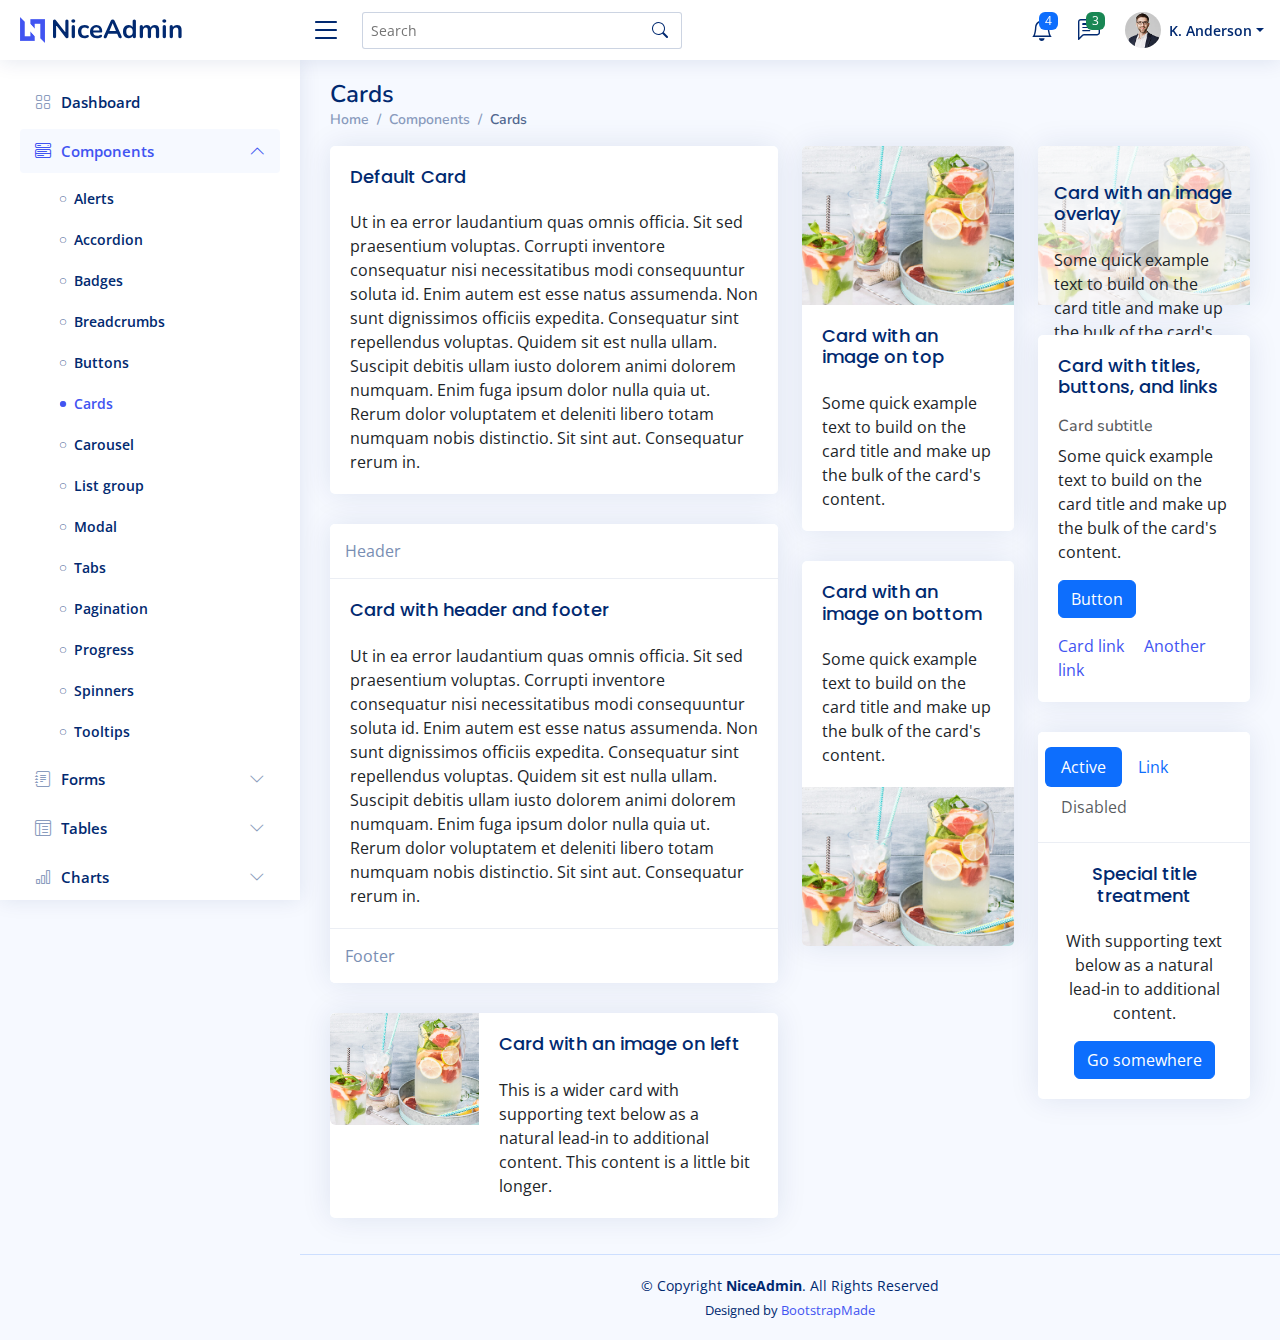
<file: components/components-cards.html>
<!DOCTYPE html>
<html lang="en">

<head>
  <meta charset="utf-8">
  <meta content="width=device-width, initial-scale=1.0" name="viewport">

  <title>Components / Cards - NiceAdmin Bootstrap Template</title>
  <meta content="" name="description">
  <meta content="" name="keywords">

  <!-- Favicons -->
  <link href="assets/img/favicon.png" rel="icon">
  <link href="assets/img/apple-touch-icon.png" rel="apple-touch-icon">

  <!-- Google Fonts -->
  <link href="https://fonts.gstatic.com" rel="preconnect">
  <link href="https://fonts.googleapis.com/css?family=Open+Sans:300,300i,400,400i,600,600i,700,700i|Nunito:300,300i,400,400i,600,600i,700,700i|Poppins:300,300i,400,400i,500,500i,600,600i,700,700i" rel="stylesheet">

  <!-- Vendor CSS Files -->
  <link href="assets/vendor/bootstrap/css/bootstrap.min.css" rel="stylesheet">
  <link href="assets/vendor/bootstrap-icons/bootstrap-icons.css" rel="stylesheet">
  <link href="assets/vendor/boxicons/css/boxicons.min.css" rel="stylesheet">
  <link href="assets/vendor/quill/quill.snow.css" rel="stylesheet">
  <link href="assets/vendor/quill/quill.bubble.css" rel="stylesheet">
  <link href="assets/vendor/remixicon/remixicon.css" rel="stylesheet">
  <link href="assets/vendor/simple-datatables/style.css" rel="stylesheet">

  <!-- Template Main CSS File -->
  <link href="assets/css/style.css" rel="stylesheet">

  <!-- =======================================================
  * Template Name: NiceAdmin
  * Updated: Sep 18 2023 with Bootstrap v5.3.2
  * Template URL: https://bootstrapmade.com/nice-admin-bootstrap-admin-html-template/
  * Author: BootstrapMade.com
  * License: https://bootstrapmade.com/license/
  ======================================================== -->
</head>

<body>

  <!-- ======= Header ======= -->
  <header id="header" class="header fixed-top d-flex align-items-center">

    <div class="d-flex align-items-center justify-content-between">
      <a href="index.html" class="logo d-flex align-items-center">
        <img src="assets/img/logo.png" alt="">
        <span class="d-none d-lg-block">NiceAdmin</span>
      </a>
      <i class="bi bi-list toggle-sidebar-btn"></i>
    </div><!-- End Logo -->

    <div class="search-bar">
      <form class="search-form d-flex align-items-center" method="POST" action="#">
        <input type="text" name="query" placeholder="Search" title="Enter search keyword">
        <button type="submit" title="Search"><i class="bi bi-search"></i></button>
      </form>
    </div><!-- End Search Bar -->

    <nav class="header-nav ms-auto">
      <ul class="d-flex align-items-center">

        <li class="nav-item d-block d-lg-none">
          <a class="nav-link nav-icon search-bar-toggle " href="#">
            <i class="bi bi-search"></i>
          </a>
        </li><!-- End Search Icon-->

        <li class="nav-item dropdown">

          <a class="nav-link nav-icon" href="#" data-bs-toggle="dropdown">
            <i class="bi bi-bell"></i>
            <span class="badge bg-primary badge-number">4</span>
          </a><!-- End Notification Icon -->

          <ul class="dropdown-menu dropdown-menu-end dropdown-menu-arrow notifications">
            <li class="dropdown-header">
              You have 4 new notifications
              <a href="#"><span class="badge rounded-pill bg-primary p-2 ms-2">View all</span></a>
            </li>
            <li>
              <hr class="dropdown-divider">
            </li>

            <li class="notification-item">
              <i class="bi bi-exclamation-circle text-warning"></i>
              <div>
                <h4>Lorem Ipsum</h4>
                <p>Quae dolorem earum veritatis oditseno</p>
                <p>30 min. ago</p>
              </div>
            </li>

            <li>
              <hr class="dropdown-divider">
            </li>

            <li class="notification-item">
              <i class="bi bi-x-circle text-danger"></i>
              <div>
                <h4>Atque rerum nesciunt</h4>
                <p>Quae dolorem earum veritatis oditseno</p>
                <p>1 hr. ago</p>
              </div>
            </li>

            <li>
              <hr class="dropdown-divider">
            </li>

            <li class="notification-item">
              <i class="bi bi-check-circle text-success"></i>
              <div>
                <h4>Sit rerum fuga</h4>
                <p>Quae dolorem earum veritatis oditseno</p>
                <p>2 hrs. ago</p>
              </div>
            </li>

            <li>
              <hr class="dropdown-divider">
            </li>

            <li class="notification-item">
              <i class="bi bi-info-circle text-primary"></i>
              <div>
                <h4>Dicta reprehenderit</h4>
                <p>Quae dolorem earum veritatis oditseno</p>
                <p>4 hrs. ago</p>
              </div>
            </li>

            <li>
              <hr class="dropdown-divider">
            </li>
            <li class="dropdown-footer">
              <a href="#">Show all notifications</a>
            </li>

          </ul><!-- End Notification Dropdown Items -->

        </li><!-- End Notification Nav -->

        <li class="nav-item dropdown">

          <a class="nav-link nav-icon" href="#" data-bs-toggle="dropdown">
            <i class="bi bi-chat-left-text"></i>
            <span class="badge bg-success badge-number">3</span>
          </a><!-- End Messages Icon -->

          <ul class="dropdown-menu dropdown-menu-end dropdown-menu-arrow messages">
            <li class="dropdown-header">
              You have 3 new messages
              <a href="#"><span class="badge rounded-pill bg-primary p-2 ms-2">View all</span></a>
            </li>
            <li>
              <hr class="dropdown-divider">
            </li>

            <li class="message-item">
              <a href="#">
                <img src="assets/img/messages-1.jpg" alt="" class="rounded-circle">
                <div>
                  <h4>Maria Hudson</h4>
                  <p>Velit asperiores et ducimus soluta repudiandae labore officia est ut...</p>
                  <p>4 hrs. ago</p>
                </div>
              </a>
            </li>
            <li>
              <hr class="dropdown-divider">
            </li>

            <li class="message-item">
              <a href="#">
                <img src="assets/img/messages-2.jpg" alt="" class="rounded-circle">
                <div>
                  <h4>Anna Nelson</h4>
                  <p>Velit asperiores et ducimus soluta repudiandae labore officia est ut...</p>
                  <p>6 hrs. ago</p>
                </div>
              </a>
            </li>
            <li>
              <hr class="dropdown-divider">
            </li>

            <li class="message-item">
              <a href="#">
                <img src="assets/img/messages-3.jpg" alt="" class="rounded-circle">
                <div>
                  <h4>David Muldon</h4>
                  <p>Velit asperiores et ducimus soluta repudiandae labore officia est ut...</p>
                  <p>8 hrs. ago</p>
                </div>
              </a>
            </li>
            <li>
              <hr class="dropdown-divider">
            </li>

            <li class="dropdown-footer">
              <a href="#">Show all messages</a>
            </li>

          </ul><!-- End Messages Dropdown Items -->

        </li><!-- End Messages Nav -->

        <li class="nav-item dropdown pe-3">

          <a class="nav-link nav-profile d-flex align-items-center pe-0" href="#" data-bs-toggle="dropdown">
            <img src="assets/img/profile-img.jpg" alt="Profile" class="rounded-circle">
            <span class="d-none d-md-block dropdown-toggle ps-2">K. Anderson</span>
          </a><!-- End Profile Iamge Icon -->

          <ul class="dropdown-menu dropdown-menu-end dropdown-menu-arrow profile">
            <li class="dropdown-header">
              <h6>Kevin Anderson</h6>
              <span>Web Designer</span>
            </li>
            <li>
              <hr class="dropdown-divider">
            </li>

            <li>
              <a class="dropdown-item d-flex align-items-center" href="users-profile.html">
                <i class="bi bi-person"></i>
                <span>My Profile</span>
              </a>
            </li>
            <li>
              <hr class="dropdown-divider">
            </li>

            <li>
              <a class="dropdown-item d-flex align-items-center" href="users-profile.html">
                <i class="bi bi-gear"></i>
                <span>Account Settings</span>
              </a>
            </li>
            <li>
              <hr class="dropdown-divider">
            </li>

            <li>
              <a class="dropdown-item d-flex align-items-center" href="pages-faq.html">
                <i class="bi bi-question-circle"></i>
                <span>Need Help?</span>
              </a>
            </li>
            <li>
              <hr class="dropdown-divider">
            </li>

            <li>
              <a class="dropdown-item d-flex align-items-center" href="#">
                <i class="bi bi-box-arrow-right"></i>
                <span>Sign Out</span>
              </a>
            </li>

          </ul><!-- End Profile Dropdown Items -->
        </li><!-- End Profile Nav -->

      </ul>
    </nav><!-- End Icons Navigation -->

  </header><!-- End Header -->

  <!-- ======= Sidebar ======= -->
  <aside id="sidebar" class="sidebar">

    <ul class="sidebar-nav" id="sidebar-nav">

      <li class="nav-item">
        <a class="nav-link collapsed" href="index.html">
          <i class="bi bi-grid"></i>
          <span>Dashboard</span>
        </a>
      </li><!-- End Dashboard Nav -->

      <li class="nav-item">
        <a class="nav-link " data-bs-target="#components-nav" data-bs-toggle="collapse" href="#">
          <i class="bi bi-menu-button-wide"></i><span>Components</span><i class="bi bi-chevron-down ms-auto"></i>
        </a>
        <ul id="components-nav" class="nav-content collapse show" data-bs-parent="#sidebar-nav">
          <li>
            <a href="components-alerts.html">
              <i class="bi bi-circle"></i><span>Alerts</span>
            </a>
          </li>
          <li>
            <a href="components-accordion.html">
              <i class="bi bi-circle"></i><span>Accordion</span>
            </a>
          </li>
          <li>
            <a href="components-badges.html">
              <i class="bi bi-circle"></i><span>Badges</span>
            </a>
          </li>
          <li>
            <a href="components-breadcrumbs.html">
              <i class="bi bi-circle"></i><span>Breadcrumbs</span>
            </a>
          </li>
          <li>
            <a href="components-buttons.html">
              <i class="bi bi-circle"></i><span>Buttons</span>
            </a>
          </li>
          <li>
            <a href="components-cards.html" class="active">
              <i class="bi bi-circle"></i><span>Cards</span>
            </a>
          </li>
          <li>
            <a href="components-carousel.html">
              <i class="bi bi-circle"></i><span>Carousel</span>
            </a>
          </li>
          <li>
            <a href="components-list-group.html">
              <i class="bi bi-circle"></i><span>List group</span>
            </a>
          </li>
          <li>
            <a href="components-modal.html">
              <i class="bi bi-circle"></i><span>Modal</span>
            </a>
          </li>
          <li>
            <a href="components-tabs.html">
              <i class="bi bi-circle"></i><span>Tabs</span>
            </a>
          </li>
          <li>
            <a href="components-pagination.html">
              <i class="bi bi-circle"></i><span>Pagination</span>
            </a>
          </li>
          <li>
            <a href="components-progress.html">
              <i class="bi bi-circle"></i><span>Progress</span>
            </a>
          </li>
          <li>
            <a href="components-spinners.html">
              <i class="bi bi-circle"></i><span>Spinners</span>
            </a>
          </li>
          <li>
            <a href="components-tooltips.html">
              <i class="bi bi-circle"></i><span>Tooltips</span>
            </a>
          </li>
        </ul>
      </li><!-- End Components Nav -->

      <li class="nav-item">
        <a class="nav-link collapsed" data-bs-target="#forms-nav" data-bs-toggle="collapse" href="#">
          <i class="bi bi-journal-text"></i><span>Forms</span><i class="bi bi-chevron-down ms-auto"></i>
        </a>
        <ul id="forms-nav" class="nav-content collapse " data-bs-parent="#sidebar-nav">
          <li>
            <a href="forms-elements.html">
              <i class="bi bi-circle"></i><span>Form Elements</span>
            </a>
          </li>
          <li>
            <a href="forms-layouts.html">
              <i class="bi bi-circle"></i><span>Form Layouts</span>
            </a>
          </li>
          <li>
            <a href="forms-editors.html">
              <i class="bi bi-circle"></i><span>Form Editors</span>
            </a>
          </li>
          <li>
            <a href="forms-validation.html">
              <i class="bi bi-circle"></i><span>Form Validation</span>
            </a>
          </li>
        </ul>
      </li><!-- End Forms Nav -->

      <li class="nav-item">
        <a class="nav-link collapsed" data-bs-target="#tables-nav" data-bs-toggle="collapse" href="#">
          <i class="bi bi-layout-text-window-reverse"></i><span>Tables</span><i class="bi bi-chevron-down ms-auto"></i>
        </a>
        <ul id="tables-nav" class="nav-content collapse " data-bs-parent="#sidebar-nav">
          <li>
            <a href="tables-general.html">
              <i class="bi bi-circle"></i><span>General Tables</span>
            </a>
          </li>
          <li>
            <a href="tables-data.html">
              <i class="bi bi-circle"></i><span>Data Tables</span>
            </a>
          </li>
        </ul>
      </li><!-- End Tables Nav -->

      <li class="nav-item">
        <a class="nav-link collapsed" data-bs-target="#charts-nav" data-bs-toggle="collapse" href="#">
          <i class="bi bi-bar-chart"></i><span>Charts</span><i class="bi bi-chevron-down ms-auto"></i>
        </a>
        <ul id="charts-nav" class="nav-content collapse " data-bs-parent="#sidebar-nav">
          <li>
            <a href="charts-chartjs.html">
              <i class="bi bi-circle"></i><span>Chart.js</span>
            </a>
          </li>
          <li>
            <a href="charts-apexcharts.html">
              <i class="bi bi-circle"></i><span>ApexCharts</span>
            </a>
          </li>
          <li>
            <a href="charts-echarts.html">
              <i class="bi bi-circle"></i><span>ECharts</span>
            </a>
          </li>
        </ul>
      </li><!-- End Charts Nav -->

      <li class="nav-item">
        <a class="nav-link collapsed" data-bs-target="#icons-nav" data-bs-toggle="collapse" href="#">
          <i class="bi bi-gem"></i><span>Icons</span><i class="bi bi-chevron-down ms-auto"></i>
        </a>
        <ul id="icons-nav" class="nav-content collapse " data-bs-parent="#sidebar-nav">
          <li>
            <a href="icons-bootstrap.html">
              <i class="bi bi-circle"></i><span>Bootstrap Icons</span>
            </a>
          </li>
          <li>
            <a href="icons-remix.html">
              <i class="bi bi-circle"></i><span>Remix Icons</span>
            </a>
          </li>
          <li>
            <a href="icons-boxicons.html">
              <i class="bi bi-circle"></i><span>Boxicons</span>
            </a>
          </li>
        </ul>
      </li><!-- End Icons Nav -->

      <li class="nav-heading">Pages</li>

      <li class="nav-item">
        <a class="nav-link collapsed" href="users-profile.html">
          <i class="bi bi-person"></i>
          <span>Profile</span>
        </a>
      </li><!-- End Profile Page Nav -->

      <li class="nav-item">
        <a class="nav-link collapsed" href="pages-faq.html">
          <i class="bi bi-question-circle"></i>
          <span>F.A.Q</span>
        </a>
      </li><!-- End F.A.Q Page Nav -->

      <li class="nav-item">
        <a class="nav-link collapsed" href="pages-contact.html">
          <i class="bi bi-envelope"></i>
          <span>Contact</span>
        </a>
      </li><!-- End Contact Page Nav -->

      <li class="nav-item">
        <a class="nav-link collapsed" href="pages-register.html">
          <i class="bi bi-card-list"></i>
          <span>Register</span>
        </a>
      </li><!-- End Register Page Nav -->

      <li class="nav-item">
        <a class="nav-link collapsed" href="pages-login.html">
          <i class="bi bi-box-arrow-in-right"></i>
          <span>Login</span>
        </a>
      </li><!-- End Login Page Nav -->

      <li class="nav-item">
        <a class="nav-link collapsed" href="pages-error-404.html">
          <i class="bi bi-dash-circle"></i>
          <span>Error 404</span>
        </a>
      </li><!-- End Error 404 Page Nav -->

      <li class="nav-item">
        <a class="nav-link collapsed" href="pages-blank.html">
          <i class="bi bi-file-earmark"></i>
          <span>Blank</span>
        </a>
      </li><!-- End Blank Page Nav -->

    </ul>

  </aside><!-- End Sidebar-->

  <main id="main" class="main">

    <div class="pagetitle">
      <h1>Cards</h1>
      <nav>
        <ol class="breadcrumb">
          <li class="breadcrumb-item"><a href="index.html">Home</a></li>
          <li class="breadcrumb-item">Components</li>
          <li class="breadcrumb-item active">Cards</li>
        </ol>
      </nav>
    </div><!-- End Page Title -->

    <section class="section">
      <div class="row align-items-top">
        <div class="col-lg-6">

          <!-- Default Card -->
          <div class="card">
            <div class="card-body">
              <h5 class="card-title">Default Card</h5>
              Ut in ea error laudantium quas omnis officia. Sit sed praesentium voluptas. Corrupti inventore consequatur nisi necessitatibus modi consequuntur soluta id. Enim autem est esse natus assumenda. Non sunt dignissimos officiis expedita. Consequatur sint repellendus voluptas.
              Quidem sit est nulla ullam. Suscipit debitis ullam iusto dolorem animi dolorem numquam. Enim fuga ipsum dolor nulla quia ut.
              Rerum dolor voluptatem et deleniti libero totam numquam nobis distinctio. Sit sint aut. Consequatur rerum in.
            </div>
          </div><!-- End Default Card -->

          <!-- Card with header and footer -->
          <div class="card">
            <div class="card-header">Header</div>
            <div class="card-body">
              <h5 class="card-title">Card with header and footer</h5>
              Ut in ea error laudantium quas omnis officia. Sit sed praesentium voluptas. Corrupti inventore consequatur nisi necessitatibus modi consequuntur soluta id. Enim autem est esse natus assumenda. Non sunt dignissimos officiis expedita. Consequatur sint repellendus voluptas.
              Quidem sit est nulla ullam. Suscipit debitis ullam iusto dolorem animi dolorem numquam. Enim fuga ipsum dolor nulla quia ut.
              Rerum dolor voluptatem et deleniti libero totam numquam nobis distinctio. Sit sint aut. Consequatur rerum in.
            </div>
            <div class="card-footer">
              Footer
            </div>
          </div><!-- End Card with header and footer -->

          <!-- Card with an image on left -->
          <div class="card mb-3">
            <div class="row g-0">
              <div class="col-md-4">
                <img src="assets/img/card.jpg" class="img-fluid rounded-start" alt="...">
              </div>
              <div class="col-md-8">
                <div class="card-body">
                  <h5 class="card-title">Card with an image on left</h5>
                  <p class="card-text">This is a wider card with supporting text below as a natural lead-in to additional content. This content is a little bit longer.</p>
                </div>
              </div>
            </div>
          </div><!-- End Card with an image on left -->

        </div>

        <div class="col-lg-3">

          <!-- Card with an image on top -->
          <div class="card">
            <img src="assets/img/card.jpg" class="card-img-top" alt="...">
            <div class="card-body">
              <h5 class="card-title">Card with an image on top</h5>
              <p class="card-text">Some quick example text to build on the card title and make up the bulk of the card's content.</p>
            </div>
          </div><!-- End Card with an image on top -->

          <!-- Card with an image on bottom -->
          <div class="card">
            <div class="card-body">
              <h5 class="card-title">Card with an image on bottom</h5>
              <p class="card-text">Some quick example text to build on the card title and make up the bulk of the card's content.</p>
            </div>
            <img src="assets/img/card.jpg" class="card-img-bottom" alt="...">
          </div><!-- End Card with an image on bottom -->

        </div>

        <div class="col-lg-3">

          <!-- Card with an image overlay -->
          <div class="card">
            <img src="assets/img/card.jpg" class="card-img-top" alt="...">
            <div class="card-img-overlay">
              <h5 class="card-title">Card with an image overlay</h5>
              <p class="card-text">Some quick example text to build on the card title and make up the bulk of the card's content.</p>
            </div>
          </div><!-- End Card with an image overlay -->

          <!-- Card with titles, buttons, and links -->
          <div class="card">
            <div class="card-body">
              <h5 class="card-title">Card with titles, buttons, and links</h5>
              <h6 class="card-subtitle mb-2 text-muted">Card subtitle</h6>
              <p class="card-text">Some quick example text to build on the card title and make up the bulk of the card's content.</p>
              <p class="card-text"><a href="#" class="btn btn-primary">Button</a></p>
              <a href="#" class="card-link">Card link</a>
              <a href="#" class="card-link">Another link</a>
            </div>
          </div><!-- End Card with titles, buttons, and links -->

          <!-- Special title treatmen -->
          <div class="card text-center">
            <div class="card-header">
              <ul class="nav nav-pills card-header-pills">
                <li class="nav-item">
                  <a class="nav-link active" href="#">Active</a>
                </li>
                <li class="nav-item">
                  <a class="nav-link" href="#">Link</a>
                </li>
                <li class="nav-item">
                  <a class="nav-link disabled" href="#" tabindex="-1" aria-disabled="true">Disabled</a>
                </li>
              </ul>
            </div>
            <div class="card-body">
              <h5 class="card-title">Special title treatment</h5>
              <p class="card-text">With supporting text below as a natural lead-in to additional content.</p>
              <a href="#" class="btn btn-primary">Go somewhere</a>
            </div>
          </div><!-- End Special title treatmen -->

        </div>

      </div>
    </section>

  </main><!-- End #main -->

  <!-- ======= Footer ======= -->
  <footer id="footer" class="footer">
    <div class="copyright">
      &copy; Copyright <strong><span>NiceAdmin</span></strong>. All Rights Reserved
    </div>
    <div class="credits">
      <!-- All the links in the footer should remain intact. -->
      <!-- You can delete the links only if you purchased the pro version. -->
      <!-- Licensing information: https://bootstrapmade.com/license/ -->
      <!-- Purchase the pro version with working PHP/AJAX contact form: https://bootstrapmade.com/nice-admin-bootstrap-admin-html-template/ -->
      Designed by <a href="https://bootstrapmade.com/">BootstrapMade</a>
    </div>
  </footer><!-- End Footer -->

  <a href="#" class="back-to-top d-flex align-items-center justify-content-center"><i class="bi bi-arrow-up-short"></i></a>

  <!-- Vendor JS Files -->
  <script src="assets/vendor/apexcharts/apexcharts.min.js"></script>
  <script src="assets/vendor/bootstrap/js/bootstrap.bundle.min.js"></script>
  <script src="assets/vendor/chart.js/chart.umd.js"></script>
  <script src="assets/vendor/echarts/echarts.min.js"></script>
  <script src="assets/vendor/quill/quill.min.js"></script>
  <script src="assets/vendor/simple-datatables/simple-datatables.js"></script>
  <script src="assets/vendor/tinymce/tinymce.min.js"></script>
  <script src="assets/vendor/php-email-form/validate.js"></script>

  <!-- Template Main JS File -->
  <script src="assets/js/main.js"></script>

</body>

</html>
</file>
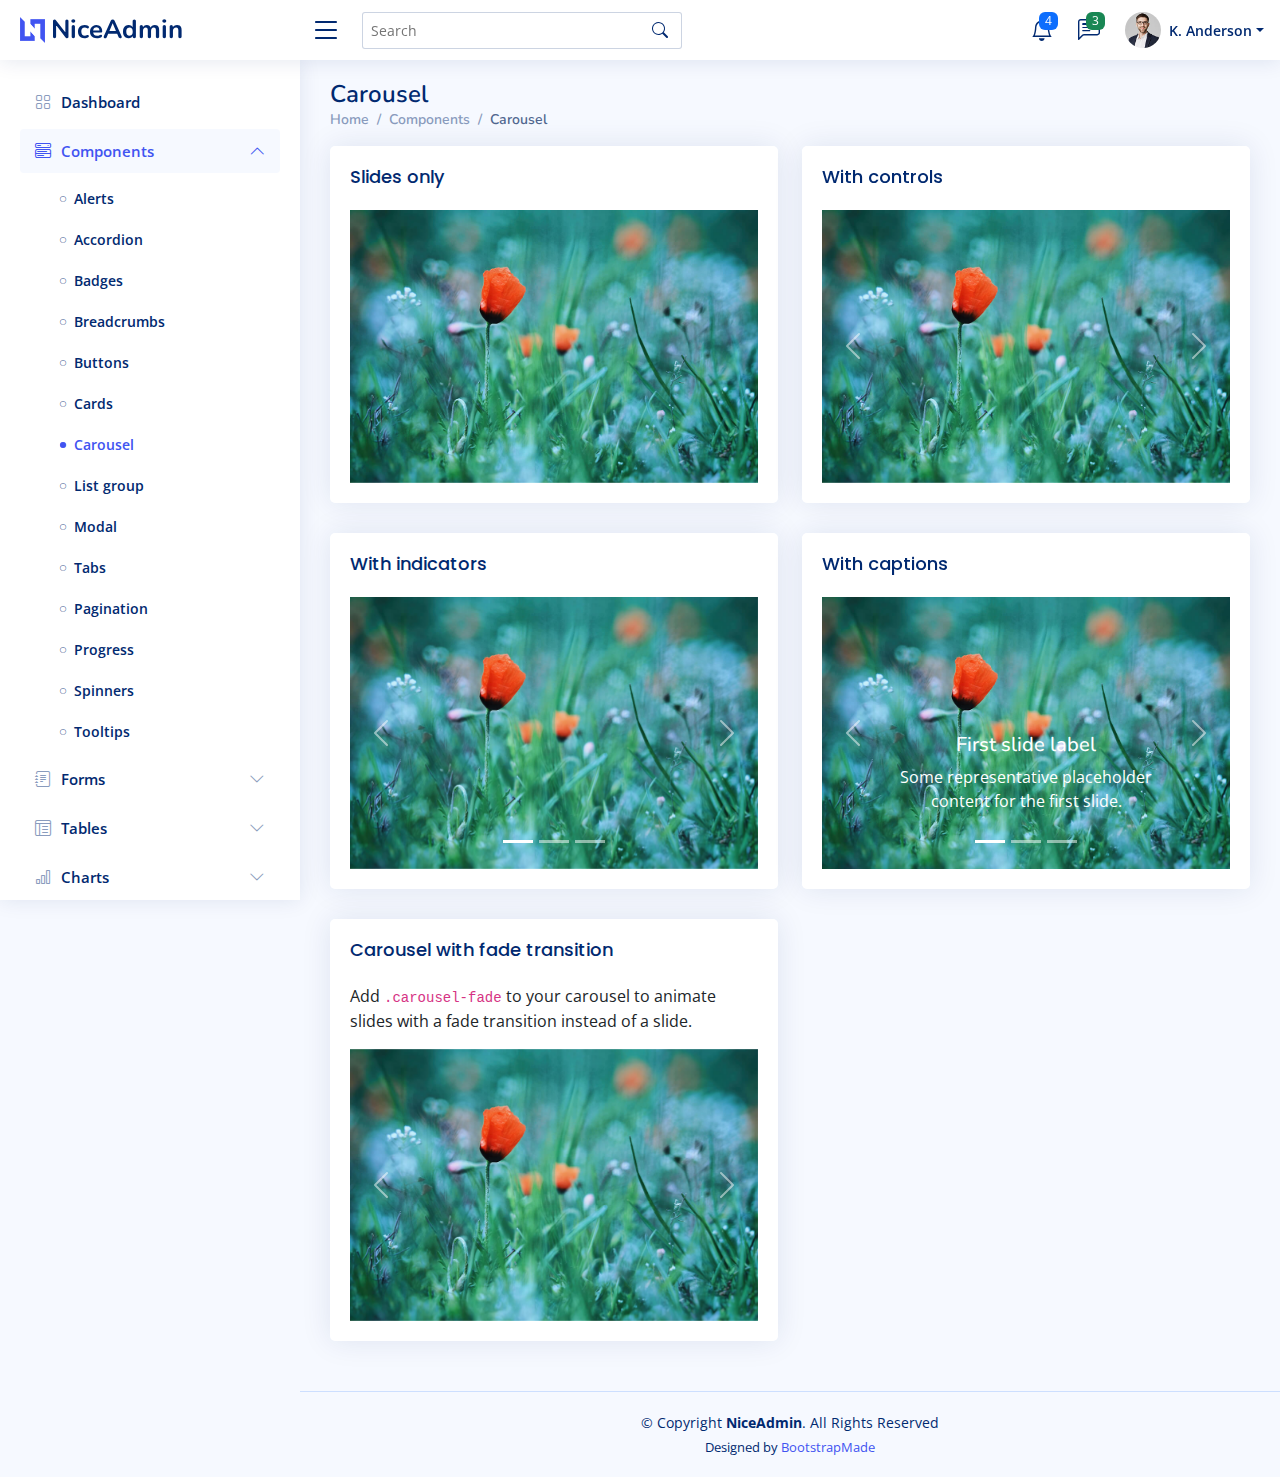
<file: components/components-carousel.html>
<!DOCTYPE html>
<html lang="en">

<head>
  <meta charset="utf-8">
  <meta content="width=device-width, initial-scale=1.0" name="viewport">

  <title>Components / Carousel - NiceAdmin Bootstrap Template</title>
  <meta content="" name="description">
  <meta content="" name="keywords">

  <!-- Favicons -->
  <link href="assets/img/favicon.png" rel="icon">
  <link href="assets/img/apple-touch-icon.png" rel="apple-touch-icon">

  <!-- Google Fonts -->
  <link href="https://fonts.gstatic.com" rel="preconnect">
  <link href="https://fonts.googleapis.com/css?family=Open+Sans:300,300i,400,400i,600,600i,700,700i|Nunito:300,300i,400,400i,600,600i,700,700i|Poppins:300,300i,400,400i,500,500i,600,600i,700,700i" rel="stylesheet">

  <!-- Vendor CSS Files -->
  <link href="assets/vendor/bootstrap/css/bootstrap.min.css" rel="stylesheet">
  <link href="assets/vendor/bootstrap-icons/bootstrap-icons.css" rel="stylesheet">
  <link href="assets/vendor/boxicons/css/boxicons.min.css" rel="stylesheet">
  <link href="assets/vendor/quill/quill.snow.css" rel="stylesheet">
  <link href="assets/vendor/quill/quill.bubble.css" rel="stylesheet">
  <link href="assets/vendor/remixicon/remixicon.css" rel="stylesheet">
  <link href="assets/vendor/simple-datatables/style.css" rel="stylesheet">

  <!-- Template Main CSS File -->
  <link href="assets/css/style.css" rel="stylesheet">

  <!-- =======================================================
  * Template Name: NiceAdmin
  * Updated: Sep 18 2023 with Bootstrap v5.3.2
  * Template URL: https://bootstrapmade.com/nice-admin-bootstrap-admin-html-template/
  * Author: BootstrapMade.com
  * License: https://bootstrapmade.com/license/
  ======================================================== -->
</head>

<body>

  <!-- ======= Header ======= -->
  <header id="header" class="header fixed-top d-flex align-items-center">

    <div class="d-flex align-items-center justify-content-between">
      <a href="index.html" class="logo d-flex align-items-center">
        <img src="assets/img/logo.png" alt="">
        <span class="d-none d-lg-block">NiceAdmin</span>
      </a>
      <i class="bi bi-list toggle-sidebar-btn"></i>
    </div><!-- End Logo -->

    <div class="search-bar">
      <form class="search-form d-flex align-items-center" method="POST" action="#">
        <input type="text" name="query" placeholder="Search" title="Enter search keyword">
        <button type="submit" title="Search"><i class="bi bi-search"></i></button>
      </form>
    </div><!-- End Search Bar -->

    <nav class="header-nav ms-auto">
      <ul class="d-flex align-items-center">

        <li class="nav-item d-block d-lg-none">
          <a class="nav-link nav-icon search-bar-toggle " href="#">
            <i class="bi bi-search"></i>
          </a>
        </li><!-- End Search Icon-->

        <li class="nav-item dropdown">

          <a class="nav-link nav-icon" href="#" data-bs-toggle="dropdown">
            <i class="bi bi-bell"></i>
            <span class="badge bg-primary badge-number">4</span>
          </a><!-- End Notification Icon -->

          <ul class="dropdown-menu dropdown-menu-end dropdown-menu-arrow notifications">
            <li class="dropdown-header">
              You have 4 new notifications
              <a href="#"><span class="badge rounded-pill bg-primary p-2 ms-2">View all</span></a>
            </li>
            <li>
              <hr class="dropdown-divider">
            </li>

            <li class="notification-item">
              <i class="bi bi-exclamation-circle text-warning"></i>
              <div>
                <h4>Lorem Ipsum</h4>
                <p>Quae dolorem earum veritatis oditseno</p>
                <p>30 min. ago</p>
              </div>
            </li>

            <li>
              <hr class="dropdown-divider">
            </li>

            <li class="notification-item">
              <i class="bi bi-x-circle text-danger"></i>
              <div>
                <h4>Atque rerum nesciunt</h4>
                <p>Quae dolorem earum veritatis oditseno</p>
                <p>1 hr. ago</p>
              </div>
            </li>

            <li>
              <hr class="dropdown-divider">
            </li>

            <li class="notification-item">
              <i class="bi bi-check-circle text-success"></i>
              <div>
                <h4>Sit rerum fuga</h4>
                <p>Quae dolorem earum veritatis oditseno</p>
                <p>2 hrs. ago</p>
              </div>
            </li>

            <li>
              <hr class="dropdown-divider">
            </li>

            <li class="notification-item">
              <i class="bi bi-info-circle text-primary"></i>
              <div>
                <h4>Dicta reprehenderit</h4>
                <p>Quae dolorem earum veritatis oditseno</p>
                <p>4 hrs. ago</p>
              </div>
            </li>

            <li>
              <hr class="dropdown-divider">
            </li>
            <li class="dropdown-footer">
              <a href="#">Show all notifications</a>
            </li>

          </ul><!-- End Notification Dropdown Items -->

        </li><!-- End Notification Nav -->

        <li class="nav-item dropdown">

          <a class="nav-link nav-icon" href="#" data-bs-toggle="dropdown">
            <i class="bi bi-chat-left-text"></i>
            <span class="badge bg-success badge-number">3</span>
          </a><!-- End Messages Icon -->

          <ul class="dropdown-menu dropdown-menu-end dropdown-menu-arrow messages">
            <li class="dropdown-header">
              You have 3 new messages
              <a href="#"><span class="badge rounded-pill bg-primary p-2 ms-2">View all</span></a>
            </li>
            <li>
              <hr class="dropdown-divider">
            </li>

            <li class="message-item">
              <a href="#">
                <img src="assets/img/messages-1.jpg" alt="" class="rounded-circle">
                <div>
                  <h4>Maria Hudson</h4>
                  <p>Velit asperiores et ducimus soluta repudiandae labore officia est ut...</p>
                  <p>4 hrs. ago</p>
                </div>
              </a>
            </li>
            <li>
              <hr class="dropdown-divider">
            </li>

            <li class="message-item">
              <a href="#">
                <img src="assets/img/messages-2.jpg" alt="" class="rounded-circle">
                <div>
                  <h4>Anna Nelson</h4>
                  <p>Velit asperiores et ducimus soluta repudiandae labore officia est ut...</p>
                  <p>6 hrs. ago</p>
                </div>
              </a>
            </li>
            <li>
              <hr class="dropdown-divider">
            </li>

            <li class="message-item">
              <a href="#">
                <img src="assets/img/messages-3.jpg" alt="" class="rounded-circle">
                <div>
                  <h4>David Muldon</h4>
                  <p>Velit asperiores et ducimus soluta repudiandae labore officia est ut...</p>
                  <p>8 hrs. ago</p>
                </div>
              </a>
            </li>
            <li>
              <hr class="dropdown-divider">
            </li>

            <li class="dropdown-footer">
              <a href="#">Show all messages</a>
            </li>

          </ul><!-- End Messages Dropdown Items -->

        </li><!-- End Messages Nav -->

        <li class="nav-item dropdown pe-3">

          <a class="nav-link nav-profile d-flex align-items-center pe-0" href="#" data-bs-toggle="dropdown">
            <img src="assets/img/profile-img.jpg" alt="Profile" class="rounded-circle">
            <span class="d-none d-md-block dropdown-toggle ps-2">K. Anderson</span>
          </a><!-- End Profile Iamge Icon -->

          <ul class="dropdown-menu dropdown-menu-end dropdown-menu-arrow profile">
            <li class="dropdown-header">
              <h6>Kevin Anderson</h6>
              <span>Web Designer</span>
            </li>
            <li>
              <hr class="dropdown-divider">
            </li>

            <li>
              <a class="dropdown-item d-flex align-items-center" href="users-profile.html">
                <i class="bi bi-person"></i>
                <span>My Profile</span>
              </a>
            </li>
            <li>
              <hr class="dropdown-divider">
            </li>

            <li>
              <a class="dropdown-item d-flex align-items-center" href="users-profile.html">
                <i class="bi bi-gear"></i>
                <span>Account Settings</span>
              </a>
            </li>
            <li>
              <hr class="dropdown-divider">
            </li>

            <li>
              <a class="dropdown-item d-flex align-items-center" href="pages-faq.html">
                <i class="bi bi-question-circle"></i>
                <span>Need Help?</span>
              </a>
            </li>
            <li>
              <hr class="dropdown-divider">
            </li>

            <li>
              <a class="dropdown-item d-flex align-items-center" href="#">
                <i class="bi bi-box-arrow-right"></i>
                <span>Sign Out</span>
              </a>
            </li>

          </ul><!-- End Profile Dropdown Items -->
        </li><!-- End Profile Nav -->

      </ul>
    </nav><!-- End Icons Navigation -->

  </header><!-- End Header -->

  <!-- ======= Sidebar ======= -->
  <aside id="sidebar" class="sidebar">

    <ul class="sidebar-nav" id="sidebar-nav">

      <li class="nav-item">
        <a class="nav-link collapsed" href="index.html">
          <i class="bi bi-grid"></i>
          <span>Dashboard</span>
        </a>
      </li><!-- End Dashboard Nav -->

      <li class="nav-item">
        <a class="nav-link " data-bs-target="#components-nav" data-bs-toggle="collapse" href="#">
          <i class="bi bi-menu-button-wide"></i><span>Components</span><i class="bi bi-chevron-down ms-auto"></i>
        </a>
        <ul id="components-nav" class="nav-content collapse show" data-bs-parent="#sidebar-nav">
          <li>
            <a href="components-alerts.html">
              <i class="bi bi-circle"></i><span>Alerts</span>
            </a>
          </li>
          <li>
            <a href="components-accordion.html">
              <i class="bi bi-circle"></i><span>Accordion</span>
            </a>
          </li>
          <li>
            <a href="components-badges.html">
              <i class="bi bi-circle"></i><span>Badges</span>
            </a>
          </li>
          <li>
            <a href="components-breadcrumbs.html">
              <i class="bi bi-circle"></i><span>Breadcrumbs</span>
            </a>
          </li>
          <li>
            <a href="components-buttons.html">
              <i class="bi bi-circle"></i><span>Buttons</span>
            </a>
          </li>
          <li>
            <a href="components-cards.html">
              <i class="bi bi-circle"></i><span>Cards</span>
            </a>
          </li>
          <li>
            <a href="components-carousel.html" class="active">
              <i class="bi bi-circle"></i><span>Carousel</span>
            </a>
          </li>
          <li>
            <a href="components-list-group.html">
              <i class="bi bi-circle"></i><span>List group</span>
            </a>
          </li>
          <li>
            <a href="components-modal.html">
              <i class="bi bi-circle"></i><span>Modal</span>
            </a>
          </li>
          <li>
            <a href="components-tabs.html">
              <i class="bi bi-circle"></i><span>Tabs</span>
            </a>
          </li>
          <li>
            <a href="components-pagination.html">
              <i class="bi bi-circle"></i><span>Pagination</span>
            </a>
          </li>
          <li>
            <a href="components-progress.html">
              <i class="bi bi-circle"></i><span>Progress</span>
            </a>
          </li>
          <li>
            <a href="components-spinners.html">
              <i class="bi bi-circle"></i><span>Spinners</span>
            </a>
          </li>
          <li>
            <a href="components-tooltips.html">
              <i class="bi bi-circle"></i><span>Tooltips</span>
            </a>
          </li>
        </ul>
      </li><!-- End Components Nav -->

      <li class="nav-item">
        <a class="nav-link collapsed" data-bs-target="#forms-nav" data-bs-toggle="collapse" href="#">
          <i class="bi bi-journal-text"></i><span>Forms</span><i class="bi bi-chevron-down ms-auto"></i>
        </a>
        <ul id="forms-nav" class="nav-content collapse " data-bs-parent="#sidebar-nav">
          <li>
            <a href="forms-elements.html">
              <i class="bi bi-circle"></i><span>Form Elements</span>
            </a>
          </li>
          <li>
            <a href="forms-layouts.html">
              <i class="bi bi-circle"></i><span>Form Layouts</span>
            </a>
          </li>
          <li>
            <a href="forms-editors.html">
              <i class="bi bi-circle"></i><span>Form Editors</span>
            </a>
          </li>
          <li>
            <a href="forms-validation.html">
              <i class="bi bi-circle"></i><span>Form Validation</span>
            </a>
          </li>
        </ul>
      </li><!-- End Forms Nav -->

      <li class="nav-item">
        <a class="nav-link collapsed" data-bs-target="#tables-nav" data-bs-toggle="collapse" href="#">
          <i class="bi bi-layout-text-window-reverse"></i><span>Tables</span><i class="bi bi-chevron-down ms-auto"></i>
        </a>
        <ul id="tables-nav" class="nav-content collapse " data-bs-parent="#sidebar-nav">
          <li>
            <a href="tables-general.html">
              <i class="bi bi-circle"></i><span>General Tables</span>
            </a>
          </li>
          <li>
            <a href="tables-data.html">
              <i class="bi bi-circle"></i><span>Data Tables</span>
            </a>
          </li>
        </ul>
      </li><!-- End Tables Nav -->

      <li class="nav-item">
        <a class="nav-link collapsed" data-bs-target="#charts-nav" data-bs-toggle="collapse" href="#">
          <i class="bi bi-bar-chart"></i><span>Charts</span><i class="bi bi-chevron-down ms-auto"></i>
        </a>
        <ul id="charts-nav" class="nav-content collapse " data-bs-parent="#sidebar-nav">
          <li>
            <a href="charts-chartjs.html">
              <i class="bi bi-circle"></i><span>Chart.js</span>
            </a>
          </li>
          <li>
            <a href="charts-apexcharts.html">
              <i class="bi bi-circle"></i><span>ApexCharts</span>
            </a>
          </li>
          <li>
            <a href="charts-echarts.html">
              <i class="bi bi-circle"></i><span>ECharts</span>
            </a>
          </li>
        </ul>
      </li><!-- End Charts Nav -->

      <li class="nav-item">
        <a class="nav-link collapsed" data-bs-target="#icons-nav" data-bs-toggle="collapse" href="#">
          <i class="bi bi-gem"></i><span>Icons</span><i class="bi bi-chevron-down ms-auto"></i>
        </a>
        <ul id="icons-nav" class="nav-content collapse " data-bs-parent="#sidebar-nav">
          <li>
            <a href="icons-bootstrap.html">
              <i class="bi bi-circle"></i><span>Bootstrap Icons</span>
            </a>
          </li>
          <li>
            <a href="icons-remix.html">
              <i class="bi bi-circle"></i><span>Remix Icons</span>
            </a>
          </li>
          <li>
            <a href="icons-boxicons.html">
              <i class="bi bi-circle"></i><span>Boxicons</span>
            </a>
          </li>
        </ul>
      </li><!-- End Icons Nav -->

      <li class="nav-heading">Pages</li>

      <li class="nav-item">
        <a class="nav-link collapsed" href="users-profile.html">
          <i class="bi bi-person"></i>
          <span>Profile</span>
        </a>
      </li><!-- End Profile Page Nav -->

      <li class="nav-item">
        <a class="nav-link collapsed" href="pages-faq.html">
          <i class="bi bi-question-circle"></i>
          <span>F.A.Q</span>
        </a>
      </li><!-- End F.A.Q Page Nav -->

      <li class="nav-item">
        <a class="nav-link collapsed" href="pages-contact.html">
          <i class="bi bi-envelope"></i>
          <span>Contact</span>
        </a>
      </li><!-- End Contact Page Nav -->

      <li class="nav-item">
        <a class="nav-link collapsed" href="pages-register.html">
          <i class="bi bi-card-list"></i>
          <span>Register</span>
        </a>
      </li><!-- End Register Page Nav -->

      <li class="nav-item">
        <a class="nav-link collapsed" href="pages-login.html">
          <i class="bi bi-box-arrow-in-right"></i>
          <span>Login</span>
        </a>
      </li><!-- End Login Page Nav -->

      <li class="nav-item">
        <a class="nav-link collapsed" href="pages-error-404.html">
          <i class="bi bi-dash-circle"></i>
          <span>Error 404</span>
        </a>
      </li><!-- End Error 404 Page Nav -->

      <li class="nav-item">
        <a class="nav-link collapsed" href="pages-blank.html">
          <i class="bi bi-file-earmark"></i>
          <span>Blank</span>
        </a>
      </li><!-- End Blank Page Nav -->

    </ul>

  </aside><!-- End Sidebar-->

  <main id="main" class="main">

    <div class="pagetitle">
      <h1>Carousel</h1>
      <nav>
        <ol class="breadcrumb">
          <li class="breadcrumb-item"><a href="index.html">Home</a></li>
          <li class="breadcrumb-item">Components</li>
          <li class="breadcrumb-item active">Carousel</li>
        </ol>
      </nav>
    </div><!-- End Page Title -->

    <section class="section">
      <div class="row">
        <div class="col-lg-6">

          <div class="card">
            <div class="card-body">
              <h5 class="card-title">Slides only</h5>

              <!-- Slides only carousel -->
              <div id="carouselExampleSlidesOnly" class="carousel slide" data-bs-ride="carousel">
                <div class="carousel-inner">
                  <div class="carousel-item active">
                    <img src="assets/img/slides-1.jpg" class="d-block w-100" alt="...">
                  </div>
                  <div class="carousel-item">
                    <img src="assets/img/slides-2.jpg" class="d-block w-100" alt="...">
                  </div>
                  <div class="carousel-item">
                    <img src="assets/img/slides-3.jpg" class="d-block w-100" alt="...">
                  </div>
                </div>
              </div><!-- End Slides only carousel-->

            </div>
          </div>

          <div class="card">
            <div class="card-body">
              <h5 class="card-title">With indicators</h5>

              <!-- Slides with indicators -->
              <div id="carouselExampleIndicators" class="carousel slide" data-bs-ride="carousel">
                <div class="carousel-indicators">
                  <button type="button" data-bs-target="#carouselExampleIndicators" data-bs-slide-to="0" class="active" aria-current="true" aria-label="Slide 1"></button>
                  <button type="button" data-bs-target="#carouselExampleIndicators" data-bs-slide-to="1" aria-label="Slide 2"></button>
                  <button type="button" data-bs-target="#carouselExampleIndicators" data-bs-slide-to="2" aria-label="Slide 3"></button>
                </div>
                <div class="carousel-inner">
                  <div class="carousel-item active">
                    <img src="assets/img/slides-1.jpg" class="d-block w-100" alt="...">
                  </div>
                  <div class="carousel-item">
                    <img src="assets/img/slides-2.jpg" class="d-block w-100" alt="...">
                  </div>
                  <div class="carousel-item">
                    <img src="assets/img/slides-3.jpg" class="d-block w-100" alt="...">
                  </div>
                </div>

                <button class="carousel-control-prev" type="button" data-bs-target="#carouselExampleIndicators" data-bs-slide="prev">
                  <span class="carousel-control-prev-icon" aria-hidden="true"></span>
                  <span class="visually-hidden">Previous</span>
                </button>
                <button class="carousel-control-next" type="button" data-bs-target="#carouselExampleIndicators" data-bs-slide="next">
                  <span class="carousel-control-next-icon" aria-hidden="true"></span>
                  <span class="visually-hidden">Next</span>
                </button>

              </div><!-- End Slides with indicators -->

            </div>
          </div>

          <div class="card">
            <div class="card-body">
              <h5 class="card-title">Carousel with fade transition</h5>
              <p>Add <code>.carousel-fade</code> to your carousel to animate slides with a fade transition instead of a slide.</p>

              <!-- Slides with fade transition -->
              <div id="carouselExampleFade" class="carousel slide carousel-fade" data-bs-ride="carousel">
                <div class="carousel-inner">
                  <div class="carousel-item active">
                    <img src="assets/img/slides-1.jpg" class="d-block w-100" alt="...">
                  </div>
                  <div class="carousel-item">
                    <img src="assets/img/slides-2.jpg" class="d-block w-100" alt="...">
                  </div>
                  <div class="carousel-item">
                    <img src="assets/img/slides-3.jpg" class="d-block w-100" alt="...">
                  </div>
                </div>

                <button class="carousel-control-prev" type="button" data-bs-target="#carouselExampleFade" data-bs-slide="prev">
                  <span class="carousel-control-prev-icon" aria-hidden="true"></span>
                  <span class="visually-hidden">Previous</span>
                </button>
                <button class="carousel-control-next" type="button" data-bs-target="#carouselExampleFade" data-bs-slide="next">
                  <span class="carousel-control-next-icon" aria-hidden="true"></span>
                  <span class="visually-hidden">Next</span>
                </button>

              </div><!-- End Slides with fade transition -->

            </div>
          </div>

        </div>

        <div class="col-lg-6">

          <div class="card">
            <div class="card-body">
              <h5 class="card-title">With controls</h5>

              <!-- Slides with controls -->
              <div id="carouselExampleControls" class="carousel slide" data-bs-ride="carousel">
                <div class="carousel-inner">
                  <div class="carousel-item active">
                    <img src="assets/img/slides-1.jpg" class="d-block w-100" alt="...">
                  </div>
                  <div class="carousel-item">
                    <img src="assets/img/slides-2.jpg" class="d-block w-100" alt="...">
                  </div>
                  <div class="carousel-item">
                    <img src="assets/img/slides-3.jpg" class="d-block w-100" alt="...">
                  </div>
                </div>

                <button class="carousel-control-prev" type="button" data-bs-target="#carouselExampleControls" data-bs-slide="prev">
                  <span class="carousel-control-prev-icon" aria-hidden="true"></span>
                  <span class="visually-hidden">Previous</span>
                </button>
                <button class="carousel-control-next" type="button" data-bs-target="#carouselExampleControls" data-bs-slide="next">
                  <span class="carousel-control-next-icon" aria-hidden="true"></span>
                  <span class="visually-hidden">Next</span>
                </button>

              </div><!-- End Slides with controls -->

            </div>
          </div>

          <div class="card">
            <div class="card-body">
              <h5 class="card-title">With captions</h5>

              <!-- Slides with captions -->
              <div id="carouselExampleCaptions" class="carousel slide" data-bs-ride="carousel">
                <div class="carousel-indicators">
                  <button type="button" data-bs-target="#carouselExampleCaptions" data-bs-slide-to="0" class="active" aria-current="true" aria-label="Slide 1"></button>
                  <button type="button" data-bs-target="#carouselExampleCaptions" data-bs-slide-to="1" aria-label="Slide 2"></button>
                  <button type="button" data-bs-target="#carouselExampleCaptions" data-bs-slide-to="2" aria-label="Slide 3"></button>
                </div>
                <div class="carousel-inner">
                  <div class="carousel-item active">
                    <img src="assets/img/slides-1.jpg" class="d-block w-100" alt="...">
                    <div class="carousel-caption d-none d-md-block">
                      <h5>First slide label</h5>
                      <p>Some representative placeholder content for the first slide.</p>
                    </div>
                  </div>
                  <div class="carousel-item">
                    <img src="assets/img/slides-2.jpg" class="d-block w-100" alt="...">
                    <div class="carousel-caption d-none d-md-block">
                      <h5>Second slide label</h5>
                      <p>Some representative placeholder content for the second slide.</p>
                    </div>
                  </div>
                  <div class="carousel-item">
                    <img src="assets/img/slides-3.jpg" class="d-block w-100" alt="...">
                    <div class="carousel-caption d-none d-md-block">
                      <h5>Third slide label</h5>
                      <p>Some representative placeholder content for the third slide.</p>
                    </div>
                  </div>
                </div>

                <button class="carousel-control-prev" type="button" data-bs-target="#carouselExampleCaptions" data-bs-slide="prev">
                  <span class="carousel-control-prev-icon" aria-hidden="true"></span>
                  <span class="visually-hidden">Previous</span>
                </button>
                <button class="carousel-control-next" type="button" data-bs-target="#carouselExampleCaptions" data-bs-slide="next">
                  <span class="carousel-control-next-icon" aria-hidden="true"></span>
                  <span class="visually-hidden">Next</span>
                </button>

              </div><!-- End Slides with captions -->

            </div>
          </div>

        </div>
      </div>
    </section>

  </main><!-- End #main -->

  <!-- ======= Footer ======= -->
  <footer id="footer" class="footer">
    <div class="copyright">
      &copy; Copyright <strong><span>NiceAdmin</span></strong>. All Rights Reserved
    </div>
    <div class="credits">
      <!-- All the links in the footer should remain intact. -->
      <!-- You can delete the links only if you purchased the pro version. -->
      <!-- Licensing information: https://bootstrapmade.com/license/ -->
      <!-- Purchase the pro version with working PHP/AJAX contact form: https://bootstrapmade.com/nice-admin-bootstrap-admin-html-template/ -->
      Designed by <a href="https://bootstrapmade.com/">BootstrapMade</a>
    </div>
  </footer><!-- End Footer -->

  <a href="#" class="back-to-top d-flex align-items-center justify-content-center"><i class="bi bi-arrow-up-short"></i></a>

  <!-- Vendor JS Files -->
  <script src="assets/vendor/apexcharts/apexcharts.min.js"></script>
  <script src="assets/vendor/bootstrap/js/bootstrap.bundle.min.js"></script>
  <script src="assets/vendor/chart.js/chart.umd.js"></script>
  <script src="assets/vendor/echarts/echarts.min.js"></script>
  <script src="assets/vendor/quill/quill.min.js"></script>
  <script src="assets/vendor/simple-datatables/simple-datatables.js"></script>
  <script src="assets/vendor/tinymce/tinymce.min.js"></script>
  <script src="assets/vendor/php-email-form/validate.js"></script>

  <!-- Template Main JS File -->
  <script src="assets/js/main.js"></script>

</body>

</html>
</file>
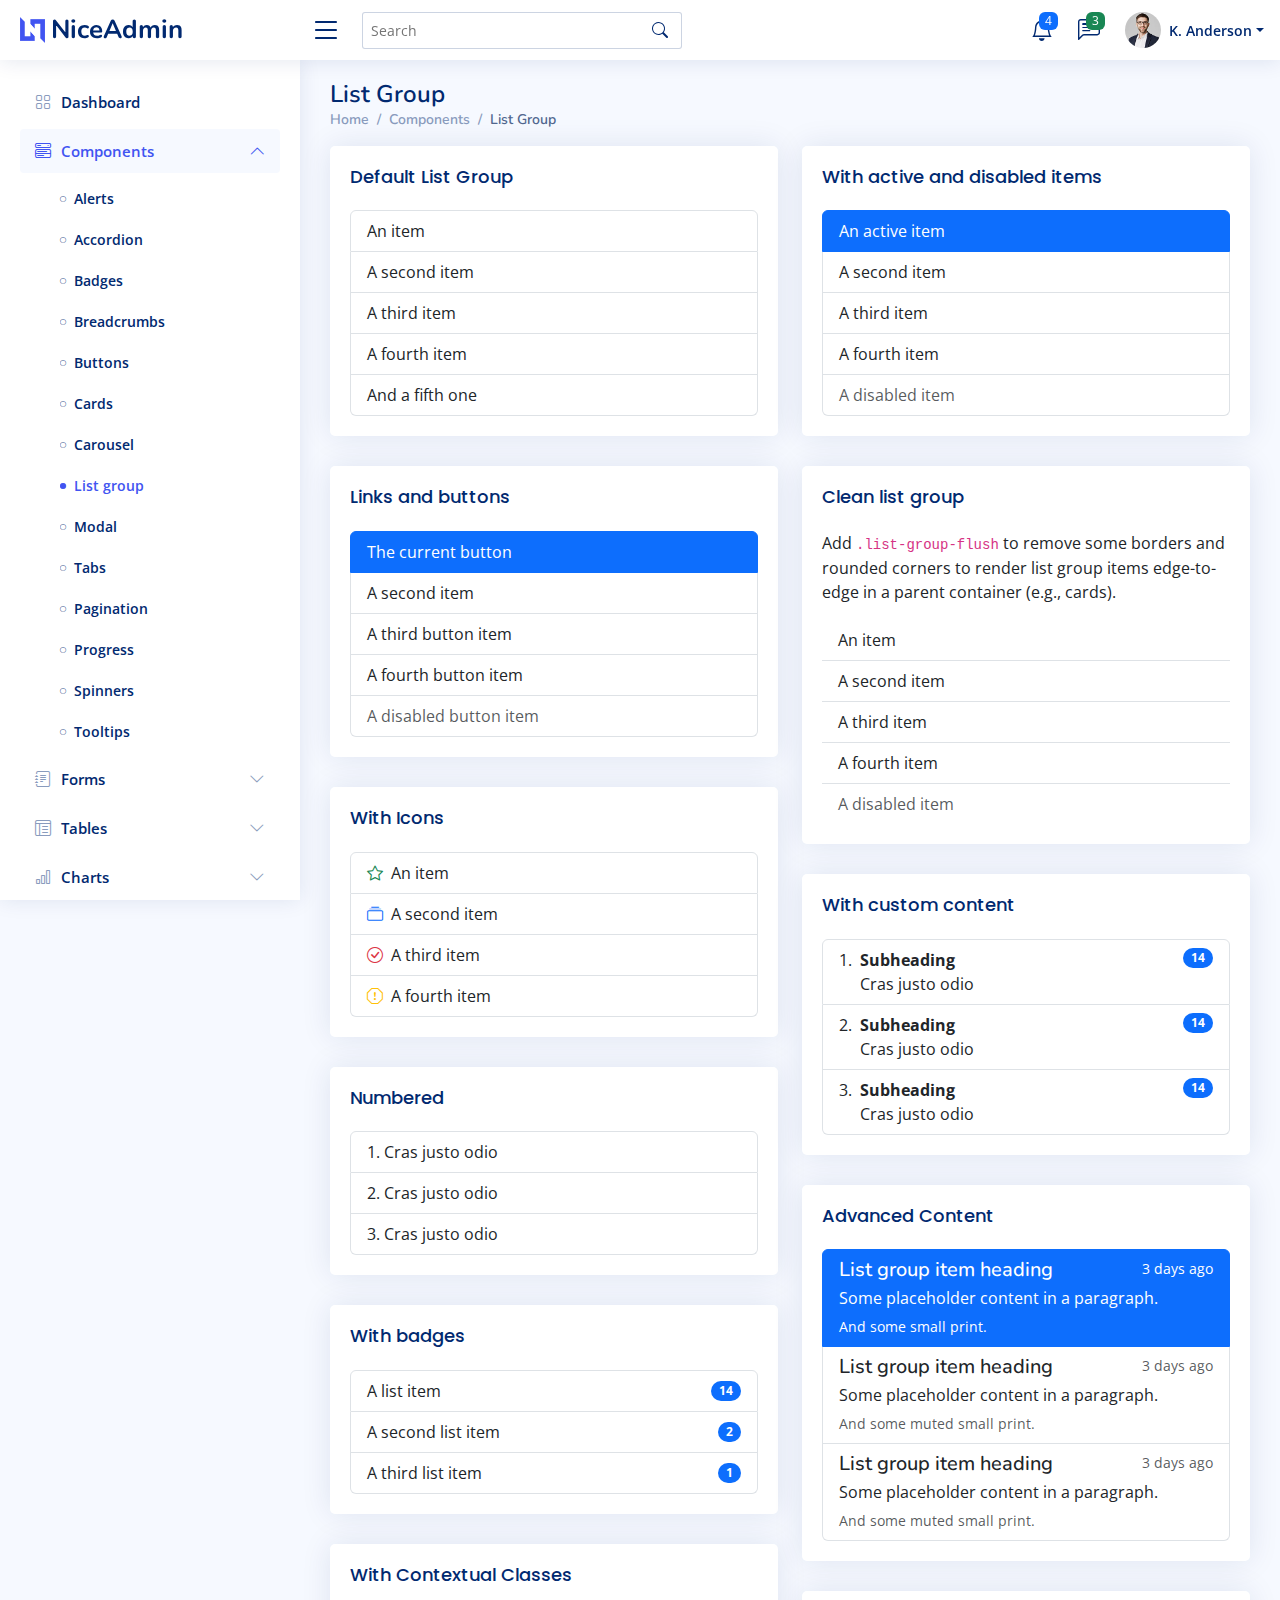
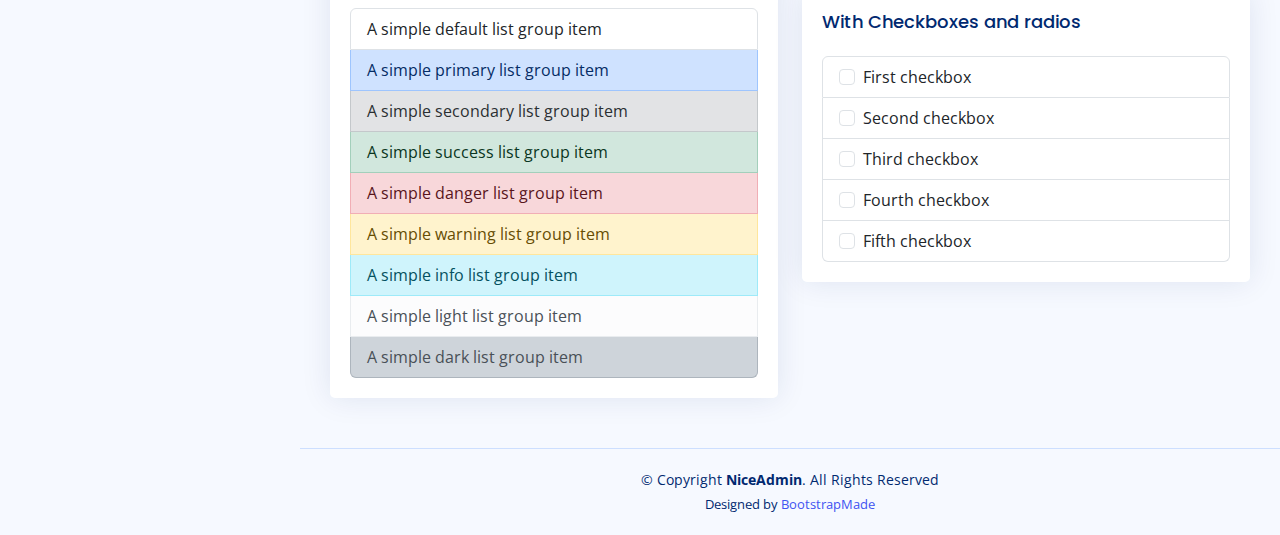
<file: components/components-list-group.html>
<!DOCTYPE html>
<html lang="en">

<head>
  <meta charset="utf-8">
  <meta content="width=device-width, initial-scale=1.0" name="viewport">

  <title>Components / List Group - NiceAdmin Bootstrap Template</title>
  <meta content="" name="description">
  <meta content="" name="keywords">

  <!-- Favicons -->
  <link href="assets/img/favicon.png" rel="icon">
  <link href="assets/img/apple-touch-icon.png" rel="apple-touch-icon">

  <!-- Google Fonts -->
  <link href="https://fonts.gstatic.com" rel="preconnect">
  <link href="https://fonts.googleapis.com/css?family=Open+Sans:300,300i,400,400i,600,600i,700,700i|Nunito:300,300i,400,400i,600,600i,700,700i|Poppins:300,300i,400,400i,500,500i,600,600i,700,700i" rel="stylesheet">

  <!-- Vendor CSS Files -->
  <link href="assets/vendor/bootstrap/css/bootstrap.min.css" rel="stylesheet">
  <link href="assets/vendor/bootstrap-icons/bootstrap-icons.css" rel="stylesheet">
  <link href="assets/vendor/boxicons/css/boxicons.min.css" rel="stylesheet">
  <link href="assets/vendor/quill/quill.snow.css" rel="stylesheet">
  <link href="assets/vendor/quill/quill.bubble.css" rel="stylesheet">
  <link href="assets/vendor/remixicon/remixicon.css" rel="stylesheet">
  <link href="assets/vendor/simple-datatables/style.css" rel="stylesheet">

  <!-- Template Main CSS File -->
  <link href="assets/css/style.css" rel="stylesheet">

  <!-- =======================================================
  * Template Name: NiceAdmin
  * Updated: Sep 18 2023 with Bootstrap v5.3.2
  * Template URL: https://bootstrapmade.com/nice-admin-bootstrap-admin-html-template/
  * Author: BootstrapMade.com
  * License: https://bootstrapmade.com/license/
  ======================================================== -->
</head>

<body>

  <!-- ======= Header ======= -->
  <header id="header" class="header fixed-top d-flex align-items-center">

    <div class="d-flex align-items-center justify-content-between">
      <a href="index.html" class="logo d-flex align-items-center">
        <img src="assets/img/logo.png" alt="">
        <span class="d-none d-lg-block">NiceAdmin</span>
      </a>
      <i class="bi bi-list toggle-sidebar-btn"></i>
    </div><!-- End Logo -->

    <div class="search-bar">
      <form class="search-form d-flex align-items-center" method="POST" action="#">
        <input type="text" name="query" placeholder="Search" title="Enter search keyword">
        <button type="submit" title="Search"><i class="bi bi-search"></i></button>
      </form>
    </div><!-- End Search Bar -->

    <nav class="header-nav ms-auto">
      <ul class="d-flex align-items-center">

        <li class="nav-item d-block d-lg-none">
          <a class="nav-link nav-icon search-bar-toggle " href="#">
            <i class="bi bi-search"></i>
          </a>
        </li><!-- End Search Icon-->

        <li class="nav-item dropdown">

          <a class="nav-link nav-icon" href="#" data-bs-toggle="dropdown">
            <i class="bi bi-bell"></i>
            <span class="badge bg-primary badge-number">4</span>
          </a><!-- End Notification Icon -->

          <ul class="dropdown-menu dropdown-menu-end dropdown-menu-arrow notifications">
            <li class="dropdown-header">
              You have 4 new notifications
              <a href="#"><span class="badge rounded-pill bg-primary p-2 ms-2">View all</span></a>
            </li>
            <li>
              <hr class="dropdown-divider">
            </li>

            <li class="notification-item">
              <i class="bi bi-exclamation-circle text-warning"></i>
              <div>
                <h4>Lorem Ipsum</h4>
                <p>Quae dolorem earum veritatis oditseno</p>
                <p>30 min. ago</p>
              </div>
            </li>

            <li>
              <hr class="dropdown-divider">
            </li>

            <li class="notification-item">
              <i class="bi bi-x-circle text-danger"></i>
              <div>
                <h4>Atque rerum nesciunt</h4>
                <p>Quae dolorem earum veritatis oditseno</p>
                <p>1 hr. ago</p>
              </div>
            </li>

            <li>
              <hr class="dropdown-divider">
            </li>

            <li class="notification-item">
              <i class="bi bi-check-circle text-success"></i>
              <div>
                <h4>Sit rerum fuga</h4>
                <p>Quae dolorem earum veritatis oditseno</p>
                <p>2 hrs. ago</p>
              </div>
            </li>

            <li>
              <hr class="dropdown-divider">
            </li>

            <li class="notification-item">
              <i class="bi bi-info-circle text-primary"></i>
              <div>
                <h4>Dicta reprehenderit</h4>
                <p>Quae dolorem earum veritatis oditseno</p>
                <p>4 hrs. ago</p>
              </div>
            </li>

            <li>
              <hr class="dropdown-divider">
            </li>
            <li class="dropdown-footer">
              <a href="#">Show all notifications</a>
            </li>

          </ul><!-- End Notification Dropdown Items -->

        </li><!-- End Notification Nav -->

        <li class="nav-item dropdown">

          <a class="nav-link nav-icon" href="#" data-bs-toggle="dropdown">
            <i class="bi bi-chat-left-text"></i>
            <span class="badge bg-success badge-number">3</span>
          </a><!-- End Messages Icon -->

          <ul class="dropdown-menu dropdown-menu-end dropdown-menu-arrow messages">
            <li class="dropdown-header">
              You have 3 new messages
              <a href="#"><span class="badge rounded-pill bg-primary p-2 ms-2">View all</span></a>
            </li>
            <li>
              <hr class="dropdown-divider">
            </li>

            <li class="message-item">
              <a href="#">
                <img src="assets/img/messages-1.jpg" alt="" class="rounded-circle">
                <div>
                  <h4>Maria Hudson</h4>
                  <p>Velit asperiores et ducimus soluta repudiandae labore officia est ut...</p>
                  <p>4 hrs. ago</p>
                </div>
              </a>
            </li>
            <li>
              <hr class="dropdown-divider">
            </li>

            <li class="message-item">
              <a href="#">
                <img src="assets/img/messages-2.jpg" alt="" class="rounded-circle">
                <div>
                  <h4>Anna Nelson</h4>
                  <p>Velit asperiores et ducimus soluta repudiandae labore officia est ut...</p>
                  <p>6 hrs. ago</p>
                </div>
              </a>
            </li>
            <li>
              <hr class="dropdown-divider">
            </li>

            <li class="message-item">
              <a href="#">
                <img src="assets/img/messages-3.jpg" alt="" class="rounded-circle">
                <div>
                  <h4>David Muldon</h4>
                  <p>Velit asperiores et ducimus soluta repudiandae labore officia est ut...</p>
                  <p>8 hrs. ago</p>
                </div>
              </a>
            </li>
            <li>
              <hr class="dropdown-divider">
            </li>

            <li class="dropdown-footer">
              <a href="#">Show all messages</a>
            </li>

          </ul><!-- End Messages Dropdown Items -->

        </li><!-- End Messages Nav -->

        <li class="nav-item dropdown pe-3">

          <a class="nav-link nav-profile d-flex align-items-center pe-0" href="#" data-bs-toggle="dropdown">
            <img src="assets/img/profile-img.jpg" alt="Profile" class="rounded-circle">
            <span class="d-none d-md-block dropdown-toggle ps-2">K. Anderson</span>
          </a><!-- End Profile Iamge Icon -->

          <ul class="dropdown-menu dropdown-menu-end dropdown-menu-arrow profile">
            <li class="dropdown-header">
              <h6>Kevin Anderson</h6>
              <span>Web Designer</span>
            </li>
            <li>
              <hr class="dropdown-divider">
            </li>

            <li>
              <a class="dropdown-item d-flex align-items-center" href="users-profile.html">
                <i class="bi bi-person"></i>
                <span>My Profile</span>
              </a>
            </li>
            <li>
              <hr class="dropdown-divider">
            </li>

            <li>
              <a class="dropdown-item d-flex align-items-center" href="users-profile.html">
                <i class="bi bi-gear"></i>
                <span>Account Settings</span>
              </a>
            </li>
            <li>
              <hr class="dropdown-divider">
            </li>

            <li>
              <a class="dropdown-item d-flex align-items-center" href="pages-faq.html">
                <i class="bi bi-question-circle"></i>
                <span>Need Help?</span>
              </a>
            </li>
            <li>
              <hr class="dropdown-divider">
            </li>

            <li>
              <a class="dropdown-item d-flex align-items-center" href="#">
                <i class="bi bi-box-arrow-right"></i>
                <span>Sign Out</span>
              </a>
            </li>

          </ul><!-- End Profile Dropdown Items -->
        </li><!-- End Profile Nav -->

      </ul>
    </nav><!-- End Icons Navigation -->

  </header><!-- End Header -->

  <!-- ======= Sidebar ======= -->
  <aside id="sidebar" class="sidebar">

    <ul class="sidebar-nav" id="sidebar-nav">

      <li class="nav-item">
        <a class="nav-link collapsed" href="index.html">
          <i class="bi bi-grid"></i>
          <span>Dashboard</span>
        </a>
      </li><!-- End Dashboard Nav -->

      <li class="nav-item">
        <a class="nav-link " data-bs-target="#components-nav" data-bs-toggle="collapse" href="#">
          <i class="bi bi-menu-button-wide"></i><span>Components</span><i class="bi bi-chevron-down ms-auto"></i>
        </a>
        <ul id="components-nav" class="nav-content collapse show" data-bs-parent="#sidebar-nav">
          <li>
            <a href="components-alerts.html">
              <i class="bi bi-circle"></i><span>Alerts</span>
            </a>
          </li>
          <li>
            <a href="components-accordion.html">
              <i class="bi bi-circle"></i><span>Accordion</span>
            </a>
          </li>
          <li>
            <a href="components-badges.html">
              <i class="bi bi-circle"></i><span>Badges</span>
            </a>
          </li>
          <li>
            <a href="components-breadcrumbs.html">
              <i class="bi bi-circle"></i><span>Breadcrumbs</span>
            </a>
          </li>
          <li>
            <a href="components-buttons.html">
              <i class="bi bi-circle"></i><span>Buttons</span>
            </a>
          </li>
          <li>
            <a href="components-cards.html">
              <i class="bi bi-circle"></i><span>Cards</span>
            </a>
          </li>
          <li>
            <a href="components-carousel.html">
              <i class="bi bi-circle"></i><span>Carousel</span>
            </a>
          </li>
          <li>
            <a href="components-list-group.html" class="active">
              <i class="bi bi-circle"></i><span>List group</span>
            </a>
          </li>
          <li>
            <a href="components-modal.html">
              <i class="bi bi-circle"></i><span>Modal</span>
            </a>
          </li>
          <li>
            <a href="components-tabs.html">
              <i class="bi bi-circle"></i><span>Tabs</span>
            </a>
          </li>
          <li>
            <a href="components-pagination.html">
              <i class="bi bi-circle"></i><span>Pagination</span>
            </a>
          </li>
          <li>
            <a href="components-progress.html">
              <i class="bi bi-circle"></i><span>Progress</span>
            </a>
          </li>
          <li>
            <a href="components-spinners.html">
              <i class="bi bi-circle"></i><span>Spinners</span>
            </a>
          </li>
          <li>
            <a href="components-tooltips.html">
              <i class="bi bi-circle"></i><span>Tooltips</span>
            </a>
          </li>
        </ul>
      </li><!-- End Components Nav -->

      <li class="nav-item">
        <a class="nav-link collapsed" data-bs-target="#forms-nav" data-bs-toggle="collapse" href="#">
          <i class="bi bi-journal-text"></i><span>Forms</span><i class="bi bi-chevron-down ms-auto"></i>
        </a>
        <ul id="forms-nav" class="nav-content collapse " data-bs-parent="#sidebar-nav">
          <li>
            <a href="forms-elements.html">
              <i class="bi bi-circle"></i><span>Form Elements</span>
            </a>
          </li>
          <li>
            <a href="forms-layouts.html">
              <i class="bi bi-circle"></i><span>Form Layouts</span>
            </a>
          </li>
          <li>
            <a href="forms-editors.html">
              <i class="bi bi-circle"></i><span>Form Editors</span>
            </a>
          </li>
          <li>
            <a href="forms-validation.html">
              <i class="bi bi-circle"></i><span>Form Validation</span>
            </a>
          </li>
        </ul>
      </li><!-- End Forms Nav -->

      <li class="nav-item">
        <a class="nav-link collapsed" data-bs-target="#tables-nav" data-bs-toggle="collapse" href="#">
          <i class="bi bi-layout-text-window-reverse"></i><span>Tables</span><i class="bi bi-chevron-down ms-auto"></i>
        </a>
        <ul id="tables-nav" class="nav-content collapse " data-bs-parent="#sidebar-nav">
          <li>
            <a href="tables-general.html">
              <i class="bi bi-circle"></i><span>General Tables</span>
            </a>
          </li>
          <li>
            <a href="tables-data.html">
              <i class="bi bi-circle"></i><span>Data Tables</span>
            </a>
          </li>
        </ul>
      </li><!-- End Tables Nav -->

      <li class="nav-item">
        <a class="nav-link collapsed" data-bs-target="#charts-nav" data-bs-toggle="collapse" href="#">
          <i class="bi bi-bar-chart"></i><span>Charts</span><i class="bi bi-chevron-down ms-auto"></i>
        </a>
        <ul id="charts-nav" class="nav-content collapse " data-bs-parent="#sidebar-nav">
          <li>
            <a href="charts-chartjs.html">
              <i class="bi bi-circle"></i><span>Chart.js</span>
            </a>
          </li>
          <li>
            <a href="charts-apexcharts.html">
              <i class="bi bi-circle"></i><span>ApexCharts</span>
            </a>
          </li>
          <li>
            <a href="charts-echarts.html">
              <i class="bi bi-circle"></i><span>ECharts</span>
            </a>
          </li>
        </ul>
      </li><!-- End Charts Nav -->

      <li class="nav-item">
        <a class="nav-link collapsed" data-bs-target="#icons-nav" data-bs-toggle="collapse" href="#">
          <i class="bi bi-gem"></i><span>Icons</span><i class="bi bi-chevron-down ms-auto"></i>
        </a>
        <ul id="icons-nav" class="nav-content collapse " data-bs-parent="#sidebar-nav">
          <li>
            <a href="icons-bootstrap.html">
              <i class="bi bi-circle"></i><span>Bootstrap Icons</span>
            </a>
          </li>
          <li>
            <a href="icons-remix.html">
              <i class="bi bi-circle"></i><span>Remix Icons</span>
            </a>
          </li>
          <li>
            <a href="icons-boxicons.html">
              <i class="bi bi-circle"></i><span>Boxicons</span>
            </a>
          </li>
        </ul>
      </li><!-- End Icons Nav -->

      <li class="nav-heading">Pages</li>

      <li class="nav-item">
        <a class="nav-link collapsed" href="users-profile.html">
          <i class="bi bi-person"></i>
          <span>Profile</span>
        </a>
      </li><!-- End Profile Page Nav -->

      <li class="nav-item">
        <a class="nav-link collapsed" href="pages-faq.html">
          <i class="bi bi-question-circle"></i>
          <span>F.A.Q</span>
        </a>
      </li><!-- End F.A.Q Page Nav -->

      <li class="nav-item">
        <a class="nav-link collapsed" href="pages-contact.html">
          <i class="bi bi-envelope"></i>
          <span>Contact</span>
        </a>
      </li><!-- End Contact Page Nav -->

      <li class="nav-item">
        <a class="nav-link collapsed" href="pages-register.html">
          <i class="bi bi-card-list"></i>
          <span>Register</span>
        </a>
      </li><!-- End Register Page Nav -->

      <li class="nav-item">
        <a class="nav-link collapsed" href="pages-login.html">
          <i class="bi bi-box-arrow-in-right"></i>
          <span>Login</span>
        </a>
      </li><!-- End Login Page Nav -->

      <li class="nav-item">
        <a class="nav-link collapsed" href="pages-error-404.html">
          <i class="bi bi-dash-circle"></i>
          <span>Error 404</span>
        </a>
      </li><!-- End Error 404 Page Nav -->

      <li class="nav-item">
        <a class="nav-link collapsed" href="pages-blank.html">
          <i class="bi bi-file-earmark"></i>
          <span>Blank</span>
        </a>
      </li><!-- End Blank Page Nav -->

    </ul>

  </aside><!-- End Sidebar-->

  <main id="main" class="main">

    <div class="pagetitle">
      <h1>List Group</h1>
      <nav>
        <ol class="breadcrumb">
          <li class="breadcrumb-item"><a href="index.html">Home</a></li>
          <li class="breadcrumb-item">Components</li>
          <li class="breadcrumb-item active">List Group</li>
        </ol>
      </nav>
    </div><!-- End Page Title -->

    <section class="section">
      <div class="row">
        <div class="col-lg-6">

          <div class="card">
            <div class="card-body">
              <h5 class="card-title">Default List Group</h5>

              <!-- Default List group -->
              <ul class="list-group">
                <li class="list-group-item">An item</li>
                <li class="list-group-item">A second item</li>
                <li class="list-group-item">A third item</li>
                <li class="list-group-item">A fourth item</li>
                <li class="list-group-item">And a fifth one</li>
              </ul><!-- End Default List group -->

            </div>
          </div>

          <div class="card">
            <div class="card-body">
              <h5 class="card-title">Links and buttons</h5>

              <!-- List group with Links and buttons -->
              <div class="list-group">
                <button type="button" class="list-group-item list-group-item-action active" aria-current="true">
                  The current button
                </button>
                <button type="button" class="list-group-item list-group-item-action">A second item</button>
                <button type="button" class="list-group-item list-group-item-action">A third button item</button>
                <button type="button" class="list-group-item list-group-item-action">A fourth button item</button>
                <button type="button" class="list-group-item list-group-item-action" disabled>A disabled button item</button>
              </div><!-- End List group with Links and buttons -->

            </div>
          </div>

          <div class="card">
            <div class="card-body">
              <h5 class="card-title">With Icons</h5>

              <!-- List group With Icons -->
              <ul class="list-group">
                <li class="list-group-item"><i class="bi bi-star me-1 text-success"></i> An item</li>
                <li class="list-group-item"><i class="bi bi-collection me-1 text-primary"></i> A second item</li>
                <li class="list-group-item"><i class="bi bi-check-circle me-1 text-danger"></i> A third item</li>
                <li class="list-group-item"><i class="bi bi-exclamation-octagon me-1 text-warning"></i> A fourth item</li>
              </ul><!-- End List group With Icons -->

            </div>
          </div>

          <div class="card">
            <div class="card-body">
              <h5 class="card-title">Numbered</h5>

              <!-- List group Numbered -->
              <ol class="list-group list-group-numbered">
                <li class="list-group-item">Cras justo odio</li>
                <li class="list-group-item">Cras justo odio</li>
                <li class="list-group-item">Cras justo odio</li>
              </ol><!-- End List group Numbered -->

            </div>
          </div>

          <div class="card">
            <div class="card-body">
              <h5 class="card-title">With badges</h5>

              <!-- List group With badges -->
              <ul class="list-group">
                <li class="list-group-item d-flex justify-content-between align-items-center">
                  A list item
                  <span class="badge bg-primary rounded-pill">14</span>
                </li>
                <li class="list-group-item d-flex justify-content-between align-items-center">
                  A second list item
                  <span class="badge bg-primary rounded-pill">2</span>
                </li>
                <li class="list-group-item d-flex justify-content-between align-items-center">
                  A third list item
                  <span class="badge bg-primary rounded-pill">1</span>
                </li>
              </ul><!-- End List With badges -->

            </div>
          </div>

          <div class="card">
            <div class="card-body">
              <h5 class="card-title">With Contextual Classes</h5>

              <!-- List group With Contextual classes -->
              <ul class="list-group">
                <li class="list-group-item">A simple default list group item</li>

                <li class="list-group-item list-group-item-primary">A simple primary list group item</li>
                <li class="list-group-item list-group-item-secondary">A simple secondary list group item</li>
                <li class="list-group-item list-group-item-success">A simple success list group item</li>
                <li class="list-group-item list-group-item-danger">A simple danger list group item</li>
                <li class="list-group-item list-group-item-warning">A simple warning list group item</li>
                <li class="list-group-item list-group-item-info">A simple info list group item</li>
                <li class="list-group-item list-group-item-light">A simple light list group item</li>
                <li class="list-group-item list-group-item-dark">A simple dark list group item</li>
              </ul><!-- End List Group With Contextual classes -->

            </div>
          </div>

        </div>

        <div class="col-lg-6">

          <div class="card">
            <div class="card-body">
              <h5 class="card-title">With active and disabled items</h5>

              <!-- List group with active and disabled items -->
              <ul class="list-group">
                <li class="list-group-item active" aria-current="true">An active item</li>
                <li class="list-group-item">A second item</li>
                <li class="list-group-item">A third item</li>
                <li class="list-group-item">A fourth item</li>
                <li class="list-group-item disabled" aria-disabled="true">A disabled item</li>
              </ul><!-- End ist group with active and disabled items -->

            </div>
          </div>

          <div class="card">
            <div class="card-body">
              <h5 class="card-title">Clean list group</h5>
              <p>Add <code>.list-group-flush</code> to remove some borders and rounded corners to render list group items edge-to-edge in a parent container (e.g., cards).</p>

              <!-- List group with active and disabled items -->
              <ul class="list-group list-group-flush">
                <li class="list-group-item">An item</li>
                <li class="list-group-item">A second item</li>
                <li class="list-group-item">A third item</li>
                <li class="list-group-item">A fourth item</li>
                <li class="list-group-item disabled" aria-disabled="true">A disabled item</li>
              </ul><!-- End Clean list group -->

            </div>
          </div>

          <div class="card">
            <div class="card-body">
              <h5 class="card-title">With custom content</h5>

              <!-- List group with custom content -->
              <ol class="list-group list-group-numbered">
                <li class="list-group-item d-flex justify-content-between align-items-start">
                  <div class="ms-2 me-auto">
                    <div class="fw-bold">Subheading</div>
                    Cras justo odio
                  </div>
                  <span class="badge bg-primary rounded-pill">14</span>
                </li>
                <li class="list-group-item d-flex justify-content-between align-items-start">
                  <div class="ms-2 me-auto">
                    <div class="fw-bold">Subheading</div>
                    Cras justo odio
                  </div>
                  <span class="badge bg-primary rounded-pill">14</span>
                </li>
                <li class="list-group-item d-flex justify-content-between align-items-start">
                  <div class="ms-2 me-auto">
                    <div class="fw-bold">Subheading</div>
                    Cras justo odio
                  </div>
                  <span class="badge bg-primary rounded-pill">14</span>
                </li>
              </ol><!-- End with custom content -->

            </div>
          </div>

          <div class="card">
            <div class="card-body">
              <h5 class="card-title">Advanced Content</h5>

              <!-- List group with Advanced Contents -->
              <div class="list-group">
                <a href="#" class="list-group-item list-group-item-action active" aria-current="true">
                  <div class="d-flex w-100 justify-content-between">
                    <h5 class="mb-1">List group item heading</h5>
                    <small>3 days ago</small>
                  </div>
                  <p class="mb-1">Some placeholder content in a paragraph.</p>
                  <small>And some small print.</small>
                </a>
                <a href="#" class="list-group-item list-group-item-action">
                  <div class="d-flex w-100 justify-content-between">
                    <h5 class="mb-1">List group item heading</h5>
                    <small class="text-muted">3 days ago</small>
                  </div>
                  <p class="mb-1">Some placeholder content in a paragraph.</p>
                  <small class="text-muted">And some muted small print.</small>
                </a>
                <a href="#" class="list-group-item list-group-item-action">
                  <div class="d-flex w-100 justify-content-between">
                    <h5 class="mb-1">List group item heading</h5>
                    <small class="text-muted">3 days ago</small>
                  </div>
                  <p class="mb-1">Some placeholder content in a paragraph.</p>
                  <small class="text-muted">And some muted small print.</small>
                </a>
              </div><!-- End List group Advanced Content -->

            </div>
          </div>

          <div class="card">
            <div class="card-body">
              <h5 class="card-title">With Checkboxes and radios</h5>

              <!-- List group With Checkboxes and radios -->
              <ul class="list-group">
                <li class="list-group-item">
                  <input class="form-check-input me-1" type="checkbox" value="" aria-label="...">
                  First checkbox
                </li>
                <li class="list-group-item">
                  <input class="form-check-input me-1" type="checkbox" value="" aria-label="...">
                  Second checkbox
                </li>
                <li class="list-group-item">
                  <input class="form-check-input me-1" type="checkbox" value="" aria-label="...">
                  Third checkbox
                </li>
                <li class="list-group-item">
                  <input class="form-check-input me-1" type="checkbox" value="" aria-label="...">
                  Fourth checkbox
                </li>
                <li class="list-group-item">
                  <input class="form-check-input me-1" type="checkbox" value="" aria-label="...">
                  Fifth checkbox
                </li>
              </ul><!-- End List Checkboxes and radios -->

            </div>
          </div>

        </div>

      </div>
    </section>

  </main><!-- End #main -->

  <!-- ======= Footer ======= -->
  <footer id="footer" class="footer">
    <div class="copyright">
      &copy; Copyright <strong><span>NiceAdmin</span></strong>. All Rights Reserved
    </div>
    <div class="credits">
      <!-- All the links in the footer should remain intact. -->
      <!-- You can delete the links only if you purchased the pro version. -->
      <!-- Licensing information: https://bootstrapmade.com/license/ -->
      <!-- Purchase the pro version with working PHP/AJAX contact form: https://bootstrapmade.com/nice-admin-bootstrap-admin-html-template/ -->
      Designed by <a href="https://bootstrapmade.com/">BootstrapMade</a>
    </div>
  </footer><!-- End Footer -->

  <a href="#" class="back-to-top d-flex align-items-center justify-content-center"><i class="bi bi-arrow-up-short"></i></a>

  <!-- Vendor JS Files -->
  <script src="assets/vendor/apexcharts/apexcharts.min.js"></script>
  <script src="assets/vendor/bootstrap/js/bootstrap.bundle.min.js"></script>
  <script src="assets/vendor/chart.js/chart.umd.js"></script>
  <script src="assets/vendor/echarts/echarts.min.js"></script>
  <script src="assets/vendor/quill/quill.min.js"></script>
  <script src="assets/vendor/simple-datatables/simple-datatables.js"></script>
  <script src="assets/vendor/tinymce/tinymce.min.js"></script>
  <script src="assets/vendor/php-email-form/validate.js"></script>

  <!-- Template Main JS File -->
  <script src="assets/js/main.js"></script>

</body>

</html>
</file>
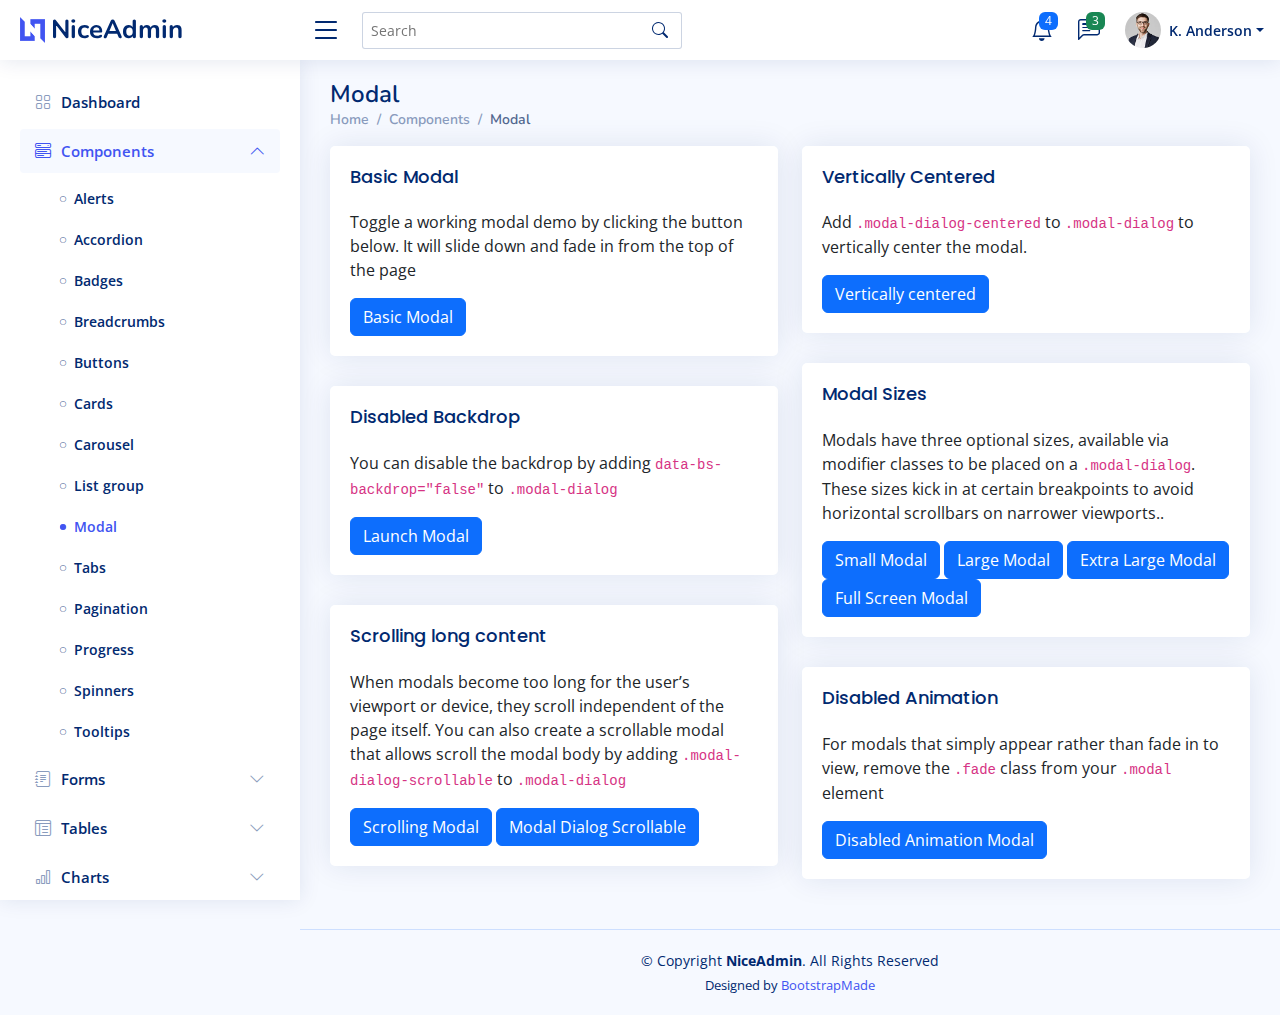
<file: components/components-modal.html>
<!DOCTYPE html>
<html lang="en">

<head>
  <meta charset="utf-8">
  <meta content="width=device-width, initial-scale=1.0" name="viewport">

  <title>Components / Modal - NiceAdmin Bootstrap Template</title>
  <meta content="" name="description">
  <meta content="" name="keywords">

  <!-- Favicons -->
  <link href="assets/img/favicon.png" rel="icon">
  <link href="assets/img/apple-touch-icon.png" rel="apple-touch-icon">

  <!-- Google Fonts -->
  <link href="https://fonts.gstatic.com" rel="preconnect">
  <link href="https://fonts.googleapis.com/css?family=Open+Sans:300,300i,400,400i,600,600i,700,700i|Nunito:300,300i,400,400i,600,600i,700,700i|Poppins:300,300i,400,400i,500,500i,600,600i,700,700i" rel="stylesheet">

  <!-- Vendor CSS Files -->
  <link href="assets/vendor/bootstrap/css/bootstrap.min.css" rel="stylesheet">
  <link href="assets/vendor/bootstrap-icons/bootstrap-icons.css" rel="stylesheet">
  <link href="assets/vendor/boxicons/css/boxicons.min.css" rel="stylesheet">
  <link href="assets/vendor/quill/quill.snow.css" rel="stylesheet">
  <link href="assets/vendor/quill/quill.bubble.css" rel="stylesheet">
  <link href="assets/vendor/remixicon/remixicon.css" rel="stylesheet">
  <link href="assets/vendor/simple-datatables/style.css" rel="stylesheet">

  <!-- Template Main CSS File -->
  <link href="assets/css/style.css" rel="stylesheet">

  <!-- =======================================================
  * Template Name: NiceAdmin
  * Updated: Sep 18 2023 with Bootstrap v5.3.2
  * Template URL: https://bootstrapmade.com/nice-admin-bootstrap-admin-html-template/
  * Author: BootstrapMade.com
  * License: https://bootstrapmade.com/license/
  ======================================================== -->
</head>

<body>

  <!-- ======= Header ======= -->
  <header id="header" class="header fixed-top d-flex align-items-center">

    <div class="d-flex align-items-center justify-content-between">
      <a href="index.html" class="logo d-flex align-items-center">
        <img src="assets/img/logo.png" alt="">
        <span class="d-none d-lg-block">NiceAdmin</span>
      </a>
      <i class="bi bi-list toggle-sidebar-btn"></i>
    </div><!-- End Logo -->

    <div class="search-bar">
      <form class="search-form d-flex align-items-center" method="POST" action="#">
        <input type="text" name="query" placeholder="Search" title="Enter search keyword">
        <button type="submit" title="Search"><i class="bi bi-search"></i></button>
      </form>
    </div><!-- End Search Bar -->

    <nav class="header-nav ms-auto">
      <ul class="d-flex align-items-center">

        <li class="nav-item d-block d-lg-none">
          <a class="nav-link nav-icon search-bar-toggle " href="#">
            <i class="bi bi-search"></i>
          </a>
        </li><!-- End Search Icon-->

        <li class="nav-item dropdown">

          <a class="nav-link nav-icon" href="#" data-bs-toggle="dropdown">
            <i class="bi bi-bell"></i>
            <span class="badge bg-primary badge-number">4</span>
          </a><!-- End Notification Icon -->

          <ul class="dropdown-menu dropdown-menu-end dropdown-menu-arrow notifications">
            <li class="dropdown-header">
              You have 4 new notifications
              <a href="#"><span class="badge rounded-pill bg-primary p-2 ms-2">View all</span></a>
            </li>
            <li>
              <hr class="dropdown-divider">
            </li>

            <li class="notification-item">
              <i class="bi bi-exclamation-circle text-warning"></i>
              <div>
                <h4>Lorem Ipsum</h4>
                <p>Quae dolorem earum veritatis oditseno</p>
                <p>30 min. ago</p>
              </div>
            </li>

            <li>
              <hr class="dropdown-divider">
            </li>

            <li class="notification-item">
              <i class="bi bi-x-circle text-danger"></i>
              <div>
                <h4>Atque rerum nesciunt</h4>
                <p>Quae dolorem earum veritatis oditseno</p>
                <p>1 hr. ago</p>
              </div>
            </li>

            <li>
              <hr class="dropdown-divider">
            </li>

            <li class="notification-item">
              <i class="bi bi-check-circle text-success"></i>
              <div>
                <h4>Sit rerum fuga</h4>
                <p>Quae dolorem earum veritatis oditseno</p>
                <p>2 hrs. ago</p>
              </div>
            </li>

            <li>
              <hr class="dropdown-divider">
            </li>

            <li class="notification-item">
              <i class="bi bi-info-circle text-primary"></i>
              <div>
                <h4>Dicta reprehenderit</h4>
                <p>Quae dolorem earum veritatis oditseno</p>
                <p>4 hrs. ago</p>
              </div>
            </li>

            <li>
              <hr class="dropdown-divider">
            </li>
            <li class="dropdown-footer">
              <a href="#">Show all notifications</a>
            </li>

          </ul><!-- End Notification Dropdown Items -->

        </li><!-- End Notification Nav -->

        <li class="nav-item dropdown">

          <a class="nav-link nav-icon" href="#" data-bs-toggle="dropdown">
            <i class="bi bi-chat-left-text"></i>
            <span class="badge bg-success badge-number">3</span>
          </a><!-- End Messages Icon -->

          <ul class="dropdown-menu dropdown-menu-end dropdown-menu-arrow messages">
            <li class="dropdown-header">
              You have 3 new messages
              <a href="#"><span class="badge rounded-pill bg-primary p-2 ms-2">View all</span></a>
            </li>
            <li>
              <hr class="dropdown-divider">
            </li>

            <li class="message-item">
              <a href="#">
                <img src="assets/img/messages-1.jpg" alt="" class="rounded-circle">
                <div>
                  <h4>Maria Hudson</h4>
                  <p>Velit asperiores et ducimus soluta repudiandae labore officia est ut...</p>
                  <p>4 hrs. ago</p>
                </div>
              </a>
            </li>
            <li>
              <hr class="dropdown-divider">
            </li>

            <li class="message-item">
              <a href="#">
                <img src="assets/img/messages-2.jpg" alt="" class="rounded-circle">
                <div>
                  <h4>Anna Nelson</h4>
                  <p>Velit asperiores et ducimus soluta repudiandae labore officia est ut...</p>
                  <p>6 hrs. ago</p>
                </div>
              </a>
            </li>
            <li>
              <hr class="dropdown-divider">
            </li>

            <li class="message-item">
              <a href="#">
                <img src="assets/img/messages-3.jpg" alt="" class="rounded-circle">
                <div>
                  <h4>David Muldon</h4>
                  <p>Velit asperiores et ducimus soluta repudiandae labore officia est ut...</p>
                  <p>8 hrs. ago</p>
                </div>
              </a>
            </li>
            <li>
              <hr class="dropdown-divider">
            </li>

            <li class="dropdown-footer">
              <a href="#">Show all messages</a>
            </li>

          </ul><!-- End Messages Dropdown Items -->

        </li><!-- End Messages Nav -->

        <li class="nav-item dropdown pe-3">

          <a class="nav-link nav-profile d-flex align-items-center pe-0" href="#" data-bs-toggle="dropdown">
            <img src="assets/img/profile-img.jpg" alt="Profile" class="rounded-circle">
            <span class="d-none d-md-block dropdown-toggle ps-2">K. Anderson</span>
          </a><!-- End Profile Iamge Icon -->

          <ul class="dropdown-menu dropdown-menu-end dropdown-menu-arrow profile">
            <li class="dropdown-header">
              <h6>Kevin Anderson</h6>
              <span>Web Designer</span>
            </li>
            <li>
              <hr class="dropdown-divider">
            </li>

            <li>
              <a class="dropdown-item d-flex align-items-center" href="users-profile.html">
                <i class="bi bi-person"></i>
                <span>My Profile</span>
              </a>
            </li>
            <li>
              <hr class="dropdown-divider">
            </li>

            <li>
              <a class="dropdown-item d-flex align-items-center" href="users-profile.html">
                <i class="bi bi-gear"></i>
                <span>Account Settings</span>
              </a>
            </li>
            <li>
              <hr class="dropdown-divider">
            </li>

            <li>
              <a class="dropdown-item d-flex align-items-center" href="pages-faq.html">
                <i class="bi bi-question-circle"></i>
                <span>Need Help?</span>
              </a>
            </li>
            <li>
              <hr class="dropdown-divider">
            </li>

            <li>
              <a class="dropdown-item d-flex align-items-center" href="#">
                <i class="bi bi-box-arrow-right"></i>
                <span>Sign Out</span>
              </a>
            </li>

          </ul><!-- End Profile Dropdown Items -->
        </li><!-- End Profile Nav -->

      </ul>
    </nav><!-- End Icons Navigation -->

  </header><!-- End Header -->

  <!-- ======= Sidebar ======= -->
  <aside id="sidebar" class="sidebar">

    <ul class="sidebar-nav" id="sidebar-nav">

      <li class="nav-item">
        <a class="nav-link collapsed" href="index.html">
          <i class="bi bi-grid"></i>
          <span>Dashboard</span>
        </a>
      </li><!-- End Dashboard Nav -->

      <li class="nav-item">
        <a class="nav-link " data-bs-target="#components-nav" data-bs-toggle="collapse" href="#">
          <i class="bi bi-menu-button-wide"></i><span>Components</span><i class="bi bi-chevron-down ms-auto"></i>
        </a>
        <ul id="components-nav" class="nav-content collapse show" data-bs-parent="#sidebar-nav">
          <li>
            <a href="components-alerts.html">
              <i class="bi bi-circle"></i><span>Alerts</span>
            </a>
          </li>
          <li>
            <a href="components-accordion.html">
              <i class="bi bi-circle"></i><span>Accordion</span>
            </a>
          </li>
          <li>
            <a href="components-badges.html">
              <i class="bi bi-circle"></i><span>Badges</span>
            </a>
          </li>
          <li>
            <a href="components-breadcrumbs.html">
              <i class="bi bi-circle"></i><span>Breadcrumbs</span>
            </a>
          </li>
          <li>
            <a href="components-buttons.html">
              <i class="bi bi-circle"></i><span>Buttons</span>
            </a>
          </li>
          <li>
            <a href="components-cards.html">
              <i class="bi bi-circle"></i><span>Cards</span>
            </a>
          </li>
          <li>
            <a href="components-carousel.html">
              <i class="bi bi-circle"></i><span>Carousel</span>
            </a>
          </li>
          <li>
            <a href="components-list-group.html">
              <i class="bi bi-circle"></i><span>List group</span>
            </a>
          </li>
          <li>
            <a href="components-modal.html" class="active">
              <i class="bi bi-circle"></i><span>Modal</span>
            </a>
          </li>
          <li>
            <a href="components-tabs.html">
              <i class="bi bi-circle"></i><span>Tabs</span>
            </a>
          </li>
          <li>
            <a href="components-pagination.html">
              <i class="bi bi-circle"></i><span>Pagination</span>
            </a>
          </li>
          <li>
            <a href="components-progress.html">
              <i class="bi bi-circle"></i><span>Progress</span>
            </a>
          </li>
          <li>
            <a href="components-spinners.html">
              <i class="bi bi-circle"></i><span>Spinners</span>
            </a>
          </li>
          <li>
            <a href="components-tooltips.html">
              <i class="bi bi-circle"></i><span>Tooltips</span>
            </a>
          </li>
        </ul>
      </li><!-- End Components Nav -->

      <li class="nav-item">
        <a class="nav-link collapsed" data-bs-target="#forms-nav" data-bs-toggle="collapse" href="#">
          <i class="bi bi-journal-text"></i><span>Forms</span><i class="bi bi-chevron-down ms-auto"></i>
        </a>
        <ul id="forms-nav" class="nav-content collapse " data-bs-parent="#sidebar-nav">
          <li>
            <a href="forms-elements.html">
              <i class="bi bi-circle"></i><span>Form Elements</span>
            </a>
          </li>
          <li>
            <a href="forms-layouts.html">
              <i class="bi bi-circle"></i><span>Form Layouts</span>
            </a>
          </li>
          <li>
            <a href="forms-editors.html">
              <i class="bi bi-circle"></i><span>Form Editors</span>
            </a>
          </li>
          <li>
            <a href="forms-validation.html">
              <i class="bi bi-circle"></i><span>Form Validation</span>
            </a>
          </li>
        </ul>
      </li><!-- End Forms Nav -->

      <li class="nav-item">
        <a class="nav-link collapsed" data-bs-target="#tables-nav" data-bs-toggle="collapse" href="#">
          <i class="bi bi-layout-text-window-reverse"></i><span>Tables</span><i class="bi bi-chevron-down ms-auto"></i>
        </a>
        <ul id="tables-nav" class="nav-content collapse " data-bs-parent="#sidebar-nav">
          <li>
            <a href="tables-general.html">
              <i class="bi bi-circle"></i><span>General Tables</span>
            </a>
          </li>
          <li>
            <a href="tables-data.html">
              <i class="bi bi-circle"></i><span>Data Tables</span>
            </a>
          </li>
        </ul>
      </li><!-- End Tables Nav -->

      <li class="nav-item">
        <a class="nav-link collapsed" data-bs-target="#charts-nav" data-bs-toggle="collapse" href="#">
          <i class="bi bi-bar-chart"></i><span>Charts</span><i class="bi bi-chevron-down ms-auto"></i>
        </a>
        <ul id="charts-nav" class="nav-content collapse " data-bs-parent="#sidebar-nav">
          <li>
            <a href="charts-chartjs.html">
              <i class="bi bi-circle"></i><span>Chart.js</span>
            </a>
          </li>
          <li>
            <a href="charts-apexcharts.html">
              <i class="bi bi-circle"></i><span>ApexCharts</span>
            </a>
          </li>
          <li>
            <a href="charts-echarts.html">
              <i class="bi bi-circle"></i><span>ECharts</span>
            </a>
          </li>
        </ul>
      </li><!-- End Charts Nav -->

      <li class="nav-item">
        <a class="nav-link collapsed" data-bs-target="#icons-nav" data-bs-toggle="collapse" href="#">
          <i class="bi bi-gem"></i><span>Icons</span><i class="bi bi-chevron-down ms-auto"></i>
        </a>
        <ul id="icons-nav" class="nav-content collapse " data-bs-parent="#sidebar-nav">
          <li>
            <a href="icons-bootstrap.html">
              <i class="bi bi-circle"></i><span>Bootstrap Icons</span>
            </a>
          </li>
          <li>
            <a href="icons-remix.html">
              <i class="bi bi-circle"></i><span>Remix Icons</span>
            </a>
          </li>
          <li>
            <a href="icons-boxicons.html">
              <i class="bi bi-circle"></i><span>Boxicons</span>
            </a>
          </li>
        </ul>
      </li><!-- End Icons Nav -->

      <li class="nav-heading">Pages</li>

      <li class="nav-item">
        <a class="nav-link collapsed" href="users-profile.html">
          <i class="bi bi-person"></i>
          <span>Profile</span>
        </a>
      </li><!-- End Profile Page Nav -->

      <li class="nav-item">
        <a class="nav-link collapsed" href="pages-faq.html">
          <i class="bi bi-question-circle"></i>
          <span>F.A.Q</span>
        </a>
      </li><!-- End F.A.Q Page Nav -->

      <li class="nav-item">
        <a class="nav-link collapsed" href="pages-contact.html">
          <i class="bi bi-envelope"></i>
          <span>Contact</span>
        </a>
      </li><!-- End Contact Page Nav -->

      <li class="nav-item">
        <a class="nav-link collapsed" href="pages-register.html">
          <i class="bi bi-card-list"></i>
          <span>Register</span>
        </a>
      </li><!-- End Register Page Nav -->

      <li class="nav-item">
        <a class="nav-link collapsed" href="pages-login.html">
          <i class="bi bi-box-arrow-in-right"></i>
          <span>Login</span>
        </a>
      </li><!-- End Login Page Nav -->

      <li class="nav-item">
        <a class="nav-link collapsed" href="pages-error-404.html">
          <i class="bi bi-dash-circle"></i>
          <span>Error 404</span>
        </a>
      </li><!-- End Error 404 Page Nav -->

      <li class="nav-item">
        <a class="nav-link collapsed" href="pages-blank.html">
          <i class="bi bi-file-earmark"></i>
          <span>Blank</span>
        </a>
      </li><!-- End Blank Page Nav -->

    </ul>

  </aside><!-- End Sidebar-->

  <main id="main" class="main">

    <div class="pagetitle">
      <h1>Modal</h1>
      <nav>
        <ol class="breadcrumb">
          <li class="breadcrumb-item"><a href="index.html">Home</a></li>
          <li class="breadcrumb-item">Components</li>
          <li class="breadcrumb-item active">Modal</li>
        </ol>
      </nav>
    </div><!-- End Page Title -->

    <section class="section">
      <div class="row">
        <div class="col-lg-6">

          <div class="card">
            <div class="card-body">
              <h5 class="card-title">Basic Modal</h5>
              <p>Toggle a working modal demo by clicking the button below. It will slide down and fade in from the top of the page</p>

              <!-- Basic Modal -->
              <button type="button" class="btn btn-primary" data-bs-toggle="modal" data-bs-target="#basicModal">
                Basic Modal
              </button>
              <div class="modal fade" id="basicModal" tabindex="-1">
                <div class="modal-dialog">
                  <div class="modal-content">
                    <div class="modal-header">
                      <h5 class="modal-title">Basic Modal</h5>
                      <button type="button" class="btn-close" data-bs-dismiss="modal" aria-label="Close"></button>
                    </div>
                    <div class="modal-body">
                      Non omnis incidunt qui sed occaecati magni asperiores est mollitia. Soluta at et reprehenderit. Placeat autem numquam et fuga numquam. Tempora in facere consequatur sit dolor ipsum. Consequatur nemo amet incidunt est facilis. Dolorem neque recusandae quo sit molestias sint dignissimos.
                    </div>
                    <div class="modal-footer">
                      <button type="button" class="btn btn-secondary" data-bs-dismiss="modal">Close</button>
                      <button type="button" class="btn btn-primary">Save changes</button>
                    </div>
                  </div>
                </div>
              </div><!-- End Basic Modal-->

            </div>
          </div>

          <div class="card">
            <div class="card-body">
              <h5 class="card-title">Disabled Backdrop</h5>
              <p>You can disable the backdrop by adding <code>data-bs-backdrop="false"</code> to <code>.modal-dialog</code></p>

              <!-- Disabled Backdrop Modal -->
              <button type="button" class="btn btn-primary" data-bs-toggle="modal" data-bs-target="#disablebackdrop">
                Launch Modal
              </button>
              <div class="modal fade" id="disablebackdrop" tabindex="-1" data-bs-backdrop="false">
                <div class="modal-dialog">
                  <div class="modal-content">
                    <div class="modal-header">
                      <h5 class="modal-title">Disabled Backdrop</h5>
                      <button type="button" class="btn-close" data-bs-dismiss="modal" aria-label="Close"></button>
                    </div>
                    <div class="modal-body">
                      Non omnis incidunt qui sed occaecati magni asperiores est mollitia. Soluta at et reprehenderit. Placeat autem numquam et fuga numquam. Tempora in facere consequatur sit dolor ipsum. Consequatur nemo amet incidunt est facilis. Dolorem neque recusandae quo sit molestias sint dignissimos.
                    </div>
                    <div class="modal-footer">
                      <button type="button" class="btn btn-secondary" data-bs-dismiss="modal">Close</button>
                      <button type="button" class="btn btn-primary">Save changes</button>
                    </div>
                  </div>
                </div>
              </div><!-- End Disabled Backdrop Modal-->

            </div>
          </div>

          <div class="card">
            <div class="card-body">
              <h5 class="card-title">Scrolling long content</h5>
              <p>When modals become too long for the user’s viewport or device, they scroll independent of the page itself. You can also create a scrollable modal that allows scroll the modal body by adding <code>.modal-dialog-scrollable</code> to <code>.modal-dialog</code></p>

              <!-- Scrolling Modal -->
              <button type="button" class="btn btn-primary" data-bs-toggle="modal" data-bs-target="#scrollingModal">
                Scrolling Modal
              </button>
              <div class="modal fade" id="scrollingModal" tabindex="-1">
                <div class="modal-dialog">
                  <div class="modal-content">
                    <div class="modal-header">
                      <h5 class="modal-title">Scrolling Modal</h5>
                      <button type="button" class="btn-close" data-bs-dismiss="modal" aria-label="Close"></button>
                    </div>
                    <div class="modal-body" style="min-height: 1500px;">
                      Non omnis incidunt qui sed occaecati magni asperiores est mollitia. Soluta at et reprehenderit. Placeat autem numquam et fuga numquam. Tempora in facere consequatur sit dolor ipsum. Consequatur nemo amet incidunt est facilis. Dolorem neque recusandae quo sit molestias sint dignissimos.
                    </div>
                    <div class="modal-footer">
                      <button type="button" class="btn btn-secondary" data-bs-dismiss="modal">Close</button>
                      <button type="button" class="btn btn-primary">Save changes</button>
                    </div>
                  </div>
                </div>
              </div><!-- End Scrolling Modal-->

              <!-- Modal Dialog Scrollable -->
              <button type="button" class="btn btn-primary" data-bs-toggle="modal" data-bs-target="#modalDialogScrollable">
                Modal Dialog Scrollable
              </button>
              <div class="modal fade" id="modalDialogScrollable" tabindex="-1">
                <div class="modal-dialog modal-dialog-scrollable">
                  <div class="modal-content">
                    <div class="modal-header">
                      <h5 class="modal-title">Modal Dialog Scrollable</h5>
                      <button type="button" class="btn-close" data-bs-dismiss="modal" aria-label="Close"></button>
                    </div>
                    <div class="modal-body">
                      Non omnis incidunt qui sed occaecati magni asperiores est mollitia. Soluta at et reprehenderit. Placeat autem numquam et fuga numquam. Tempora in facere consequatur sit dolor ipsum. Consequatur nemo amet incidunt est facilis. Dolorem neque recusandae quo sit molestias sint dignissimos.
                      <br><br><br><br><br><br><br><br><br><br><br><br><br><br><br><br><br><br><br><br><br><br><br><br><br><br><br><br><br><br><br><br><br><br><br><br><br><br><br><br>
                      This content should appear at the bottom after you scroll.
                    </div>
                    <div class="modal-footer">
                      <button type="button" class="btn btn-secondary" data-bs-dismiss="modal">Close</button>
                      <button type="button" class="btn btn-primary">Save changes</button>
                    </div>
                  </div>
                </div>
              </div><!-- End Modal Dialog Scrollable-->

            </div>
          </div>

        </div>

        <div class="col-lg-6">

          <div class="card">
            <div class="card-body">
              <h5 class="card-title">Vertically Centered</h5>
              <p>Add <code>.modal-dialog-centered</code> to <code>.modal-dialog</code> to vertically center the modal.</p>

              <!-- Vertically centered Modal -->
              <button type="button" class="btn btn-primary" data-bs-toggle="modal" data-bs-target="#verticalycentered">
                Vertically centered
              </button>
              <div class="modal fade" id="verticalycentered" tabindex="-1">
                <div class="modal-dialog modal-dialog-centered">
                  <div class="modal-content">
                    <div class="modal-header">
                      <h5 class="modal-title">Vertically Centered</h5>
                      <button type="button" class="btn-close" data-bs-dismiss="modal" aria-label="Close"></button>
                    </div>
                    <div class="modal-body">
                      Non omnis incidunt qui sed occaecati magni asperiores est mollitia. Soluta at et reprehenderit. Placeat autem numquam et fuga numquam. Tempora in facere consequatur sit dolor ipsum. Consequatur nemo amet incidunt est facilis. Dolorem neque recusandae quo sit molestias sint dignissimos.
                    </div>
                    <div class="modal-footer">
                      <button type="button" class="btn btn-secondary" data-bs-dismiss="modal">Close</button>
                      <button type="button" class="btn btn-primary">Save changes</button>
                    </div>
                  </div>
                </div>
              </div><!-- End Vertically centered Modal-->

            </div>
          </div>

          <div class="card">
            <div class="card-body">
              <h5 class="card-title">Modal Sizes</h5>
              <p>Modals have three optional sizes, available via modifier classes to be placed on a <code>.modal-dialog</code>. These sizes kick in at certain breakpoints to avoid horizontal scrollbars on narrower viewports..</p>

              <!-- Small Modal -->
              <button type="button" class="btn btn-primary" data-bs-toggle="modal" data-bs-target="#smallModal">
                Small Modal
              </button>

              <div class="modal fade" id="smallModal" tabindex="-1">
                <div class="modal-dialog modal-sm">
                  <div class="modal-content">
                    <div class="modal-header">
                      <h5 class="modal-title">Small Modal</h5>
                      <button type="button" class="btn-close" data-bs-dismiss="modal" aria-label="Close"></button>
                    </div>
                    <div class="modal-body">
                      Non omnis incidunt qui sed occaecati magni asperiores est mollitia. Soluta at et reprehenderit. Placeat autem numquam et fuga numquam. Tempora in facere consequatur sit dolor ipsum. Consequatur nemo amet incidunt est facilis. Dolorem neque recusandae quo sit molestias sint dignissimos.
                    </div>
                    <div class="modal-footer">
                      <button type="button" class="btn btn-secondary" data-bs-dismiss="modal">Close</button>
                      <button type="button" class="btn btn-primary">Save changes</button>
                    </div>
                  </div>
                </div>
              </div><!-- End Small Modal-->

              <!-- Large Modal -->
              <button type="button" class="btn btn-primary" data-bs-toggle="modal" data-bs-target="#largeModal">
                Large Modal
              </button>

              <div class="modal fade" id="largeModal" tabindex="-1">
                <div class="modal-dialog modal-lg">
                  <div class="modal-content">
                    <div class="modal-header">
                      <h5 class="modal-title">Large Modal</h5>
                      <button type="button" class="btn-close" data-bs-dismiss="modal" aria-label="Close"></button>
                    </div>
                    <div class="modal-body">
                      Non omnis incidunt qui sed occaecati magni asperiores est mollitia. Soluta at et reprehenderit. Placeat autem numquam et fuga numquam. Tempora in facere consequatur sit dolor ipsum. Consequatur nemo amet incidunt est facilis. Dolorem neque recusandae quo sit molestias sint dignissimos.
                    </div>
                    <div class="modal-footer">
                      <button type="button" class="btn btn-secondary" data-bs-dismiss="modal">Close</button>
                      <button type="button" class="btn btn-primary">Save changes</button>
                    </div>
                  </div>
                </div>
              </div><!-- End Large Modal-->

              <!-- Extra Large Modal -->
              <button type="button" class="btn btn-primary" data-bs-toggle="modal" data-bs-target="#ExtralargeModal">
                Extra Large Modal
              </button>

              <div class="modal fade" id="ExtralargeModal" tabindex="-1">
                <div class="modal-dialog modal-xl">
                  <div class="modal-content">
                    <div class="modal-header">
                      <h5 class="modal-title">Extra Large Modal</h5>
                      <button type="button" class="btn-close" data-bs-dismiss="modal" aria-label="Close"></button>
                    </div>
                    <div class="modal-body">
                      Non omnis incidunt qui sed occaecati magni asperiores est mollitia. Soluta at et reprehenderit. Placeat autem numquam et fuga numquam. Tempora in facere consequatur sit dolor ipsum. Consequatur nemo amet incidunt est facilis. Dolorem neque recusandae quo sit molestias sint dignissimos.
                    </div>
                    <div class="modal-footer">
                      <button type="button" class="btn btn-secondary" data-bs-dismiss="modal">Close</button>
                      <button type="button" class="btn btn-primary">Save changes</button>
                    </div>
                  </div>
                </div>
              </div><!-- End Extra Large Modal-->

              <!-- Full Screen Modal -->
              <button type="button" class="btn btn-primary" data-bs-toggle="modal" data-bs-target="#fullscreenModal">
                Full Screen Modal
              </button>

              <div class="modal fade" id="fullscreenModal" tabindex="-1">
                <div class="modal-dialog modal-fullscreen">
                  <div class="modal-content">
                    <div class="modal-header">
                      <h5 class="modal-title">Full Screen Modal</h5>
                      <button type="button" class="btn-close" data-bs-dismiss="modal" aria-label="Close"></button>
                    </div>
                    <div class="modal-body">
                      Non omnis incidunt qui sed occaecati magni asperiores est mollitia. Soluta at et reprehenderit. Placeat autem numquam et fuga numquam. Tempora in facere consequatur sit dolor ipsum. Consequatur nemo amet incidunt est facilis. Dolorem neque recusandae quo sit molestias sint dignissimos.
                    </div>
                    <div class="modal-footer">
                      <button type="button" class="btn btn-secondary" data-bs-dismiss="modal">Close</button>
                      <button type="button" class="btn btn-primary">Save changes</button>
                    </div>
                  </div>
                </div>
              </div><!-- End Full Screen Modal-->

            </div>
          </div>

          <div class="card">
            <div class="card-body">
              <h5 class="card-title">Disabled Animation</h5>
              <p>For modals that simply appear rather than fade in to view, remove the <code>.fade</code> class from your <code>.modal</code> element </p>

              <!-- Disabled Animation Modal -->
              <button type="button" class="btn btn-primary" data-bs-toggle="modal" data-bs-target="#disabledAnimation">
                Disabled Animation Modal
              </button>
              <div class="modal" id="disabledAnimation" tabindex="-1">
                <div class="modal-dialog">
                  <div class="modal-content">
                    <div class="modal-header">
                      <h5 class="modal-title">Disabled Animation Modal</h5>
                      <button type="button" class="btn-close" data-bs-dismiss="modal" aria-label="Close"></button>
                    </div>
                    <div class="modal-body">
                      Non omnis incidunt qui sed occaecati magni asperiores est mollitia. Soluta at et reprehenderit. Placeat autem numquam et fuga numquam. Tempora in facere consequatur sit dolor ipsum. Consequatur nemo amet incidunt est facilis. Dolorem neque recusandae quo sit molestias sint dignissimos.
                    </div>
                    <div class="modal-footer">
                      <button type="button" class="btn btn-secondary" data-bs-dismiss="modal">Close</button>
                      <button type="button" class="btn btn-primary">Save changes</button>
                    </div>
                  </div>
                </div>
              </div><!-- End Disabled Animation Modal-->

            </div>
          </div>

        </div>
      </div>
    </section>

  </main><!-- End #main -->

  <!-- ======= Footer ======= -->
  <footer id="footer" class="footer">
    <div class="copyright">
      &copy; Copyright <strong><span>NiceAdmin</span></strong>. All Rights Reserved
    </div>
    <div class="credits">
      <!-- All the links in the footer should remain intact. -->
      <!-- You can delete the links only if you purchased the pro version. -->
      <!-- Licensing information: https://bootstrapmade.com/license/ -->
      <!-- Purchase the pro version with working PHP/AJAX contact form: https://bootstrapmade.com/nice-admin-bootstrap-admin-html-template/ -->
      Designed by <a href="https://bootstrapmade.com/">BootstrapMade</a>
    </div>
  </footer><!-- End Footer -->

  <a href="#" class="back-to-top d-flex align-items-center justify-content-center"><i class="bi bi-arrow-up-short"></i></a>

  <!-- Vendor JS Files -->
  <script src="assets/vendor/apexcharts/apexcharts.min.js"></script>
  <script src="assets/vendor/bootstrap/js/bootstrap.bundle.min.js"></script>
  <script src="assets/vendor/chart.js/chart.umd.js"></script>
  <script src="assets/vendor/echarts/echarts.min.js"></script>
  <script src="assets/vendor/quill/quill.min.js"></script>
  <script src="assets/vendor/simple-datatables/simple-datatables.js"></script>
  <script src="assets/vendor/tinymce/tinymce.min.js"></script>
  <script src="assets/vendor/php-email-form/validate.js"></script>

  <!-- Template Main JS File -->
  <script src="assets/js/main.js"></script>

</body>

</html>
</file>
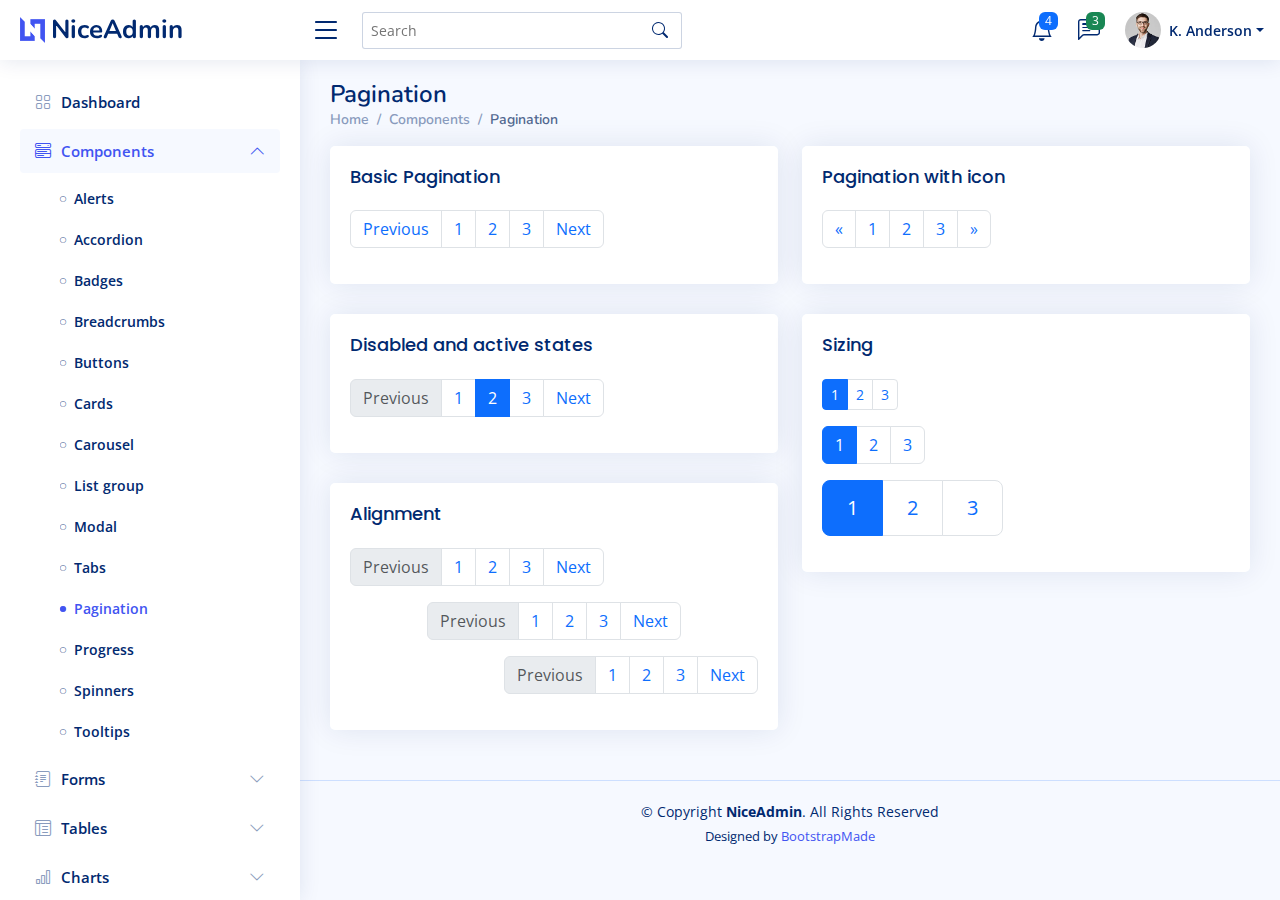
<file: components/components-pagination.html>
<!DOCTYPE html>
<html lang="en">

<head>
  <meta charset="utf-8">
  <meta content="width=device-width, initial-scale=1.0" name="viewport">

  <title>Components / Pagination - NiceAdmin Bootstrap Template</title>
  <meta content="" name="description">
  <meta content="" name="keywords">

  <!-- Favicons -->
  <link href="assets/img/favicon.png" rel="icon">
  <link href="assets/img/apple-touch-icon.png" rel="apple-touch-icon">

  <!-- Google Fonts -->
  <link href="https://fonts.gstatic.com" rel="preconnect">
  <link href="https://fonts.googleapis.com/css?family=Open+Sans:300,300i,400,400i,600,600i,700,700i|Nunito:300,300i,400,400i,600,600i,700,700i|Poppins:300,300i,400,400i,500,500i,600,600i,700,700i" rel="stylesheet">

  <!-- Vendor CSS Files -->
  <link href="assets/vendor/bootstrap/css/bootstrap.min.css" rel="stylesheet">
  <link href="assets/vendor/bootstrap-icons/bootstrap-icons.css" rel="stylesheet">
  <link href="assets/vendor/boxicons/css/boxicons.min.css" rel="stylesheet">
  <link href="assets/vendor/quill/quill.snow.css" rel="stylesheet">
  <link href="assets/vendor/quill/quill.bubble.css" rel="stylesheet">
  <link href="assets/vendor/remixicon/remixicon.css" rel="stylesheet">
  <link href="assets/vendor/simple-datatables/style.css" rel="stylesheet">

  <!-- Template Main CSS File -->
  <link href="assets/css/style.css" rel="stylesheet">

  <!-- =======================================================
  * Template Name: NiceAdmin
  * Updated: Sep 18 2023 with Bootstrap v5.3.2
  * Template URL: https://bootstrapmade.com/nice-admin-bootstrap-admin-html-template/
  * Author: BootstrapMade.com
  * License: https://bootstrapmade.com/license/
  ======================================================== -->
</head>

<body>

  <!-- ======= Header ======= -->
  <header id="header" class="header fixed-top d-flex align-items-center">

    <div class="d-flex align-items-center justify-content-between">
      <a href="index.html" class="logo d-flex align-items-center">
        <img src="assets/img/logo.png" alt="">
        <span class="d-none d-lg-block">NiceAdmin</span>
      </a>
      <i class="bi bi-list toggle-sidebar-btn"></i>
    </div><!-- End Logo -->

    <div class="search-bar">
      <form class="search-form d-flex align-items-center" method="POST" action="#">
        <input type="text" name="query" placeholder="Search" title="Enter search keyword">
        <button type="submit" title="Search"><i class="bi bi-search"></i></button>
      </form>
    </div><!-- End Search Bar -->

    <nav class="header-nav ms-auto">
      <ul class="d-flex align-items-center">

        <li class="nav-item d-block d-lg-none">
          <a class="nav-link nav-icon search-bar-toggle " href="#">
            <i class="bi bi-search"></i>
          </a>
        </li><!-- End Search Icon-->

        <li class="nav-item dropdown">

          <a class="nav-link nav-icon" href="#" data-bs-toggle="dropdown">
            <i class="bi bi-bell"></i>
            <span class="badge bg-primary badge-number">4</span>
          </a><!-- End Notification Icon -->

          <ul class="dropdown-menu dropdown-menu-end dropdown-menu-arrow notifications">
            <li class="dropdown-header">
              You have 4 new notifications
              <a href="#"><span class="badge rounded-pill bg-primary p-2 ms-2">View all</span></a>
            </li>
            <li>
              <hr class="dropdown-divider">
            </li>

            <li class="notification-item">
              <i class="bi bi-exclamation-circle text-warning"></i>
              <div>
                <h4>Lorem Ipsum</h4>
                <p>Quae dolorem earum veritatis oditseno</p>
                <p>30 min. ago</p>
              </div>
            </li>

            <li>
              <hr class="dropdown-divider">
            </li>

            <li class="notification-item">
              <i class="bi bi-x-circle text-danger"></i>
              <div>
                <h4>Atque rerum nesciunt</h4>
                <p>Quae dolorem earum veritatis oditseno</p>
                <p>1 hr. ago</p>
              </div>
            </li>

            <li>
              <hr class="dropdown-divider">
            </li>

            <li class="notification-item">
              <i class="bi bi-check-circle text-success"></i>
              <div>
                <h4>Sit rerum fuga</h4>
                <p>Quae dolorem earum veritatis oditseno</p>
                <p>2 hrs. ago</p>
              </div>
            </li>

            <li>
              <hr class="dropdown-divider">
            </li>

            <li class="notification-item">
              <i class="bi bi-info-circle text-primary"></i>
              <div>
                <h4>Dicta reprehenderit</h4>
                <p>Quae dolorem earum veritatis oditseno</p>
                <p>4 hrs. ago</p>
              </div>
            </li>

            <li>
              <hr class="dropdown-divider">
            </li>
            <li class="dropdown-footer">
              <a href="#">Show all notifications</a>
            </li>

          </ul><!-- End Notification Dropdown Items -->

        </li><!-- End Notification Nav -->

        <li class="nav-item dropdown">

          <a class="nav-link nav-icon" href="#" data-bs-toggle="dropdown">
            <i class="bi bi-chat-left-text"></i>
            <span class="badge bg-success badge-number">3</span>
          </a><!-- End Messages Icon -->

          <ul class="dropdown-menu dropdown-menu-end dropdown-menu-arrow messages">
            <li class="dropdown-header">
              You have 3 new messages
              <a href="#"><span class="badge rounded-pill bg-primary p-2 ms-2">View all</span></a>
            </li>
            <li>
              <hr class="dropdown-divider">
            </li>

            <li class="message-item">
              <a href="#">
                <img src="assets/img/messages-1.jpg" alt="" class="rounded-circle">
                <div>
                  <h4>Maria Hudson</h4>
                  <p>Velit asperiores et ducimus soluta repudiandae labore officia est ut...</p>
                  <p>4 hrs. ago</p>
                </div>
              </a>
            </li>
            <li>
              <hr class="dropdown-divider">
            </li>

            <li class="message-item">
              <a href="#">
                <img src="assets/img/messages-2.jpg" alt="" class="rounded-circle">
                <div>
                  <h4>Anna Nelson</h4>
                  <p>Velit asperiores et ducimus soluta repudiandae labore officia est ut...</p>
                  <p>6 hrs. ago</p>
                </div>
              </a>
            </li>
            <li>
              <hr class="dropdown-divider">
            </li>

            <li class="message-item">
              <a href="#">
                <img src="assets/img/messages-3.jpg" alt="" class="rounded-circle">
                <div>
                  <h4>David Muldon</h4>
                  <p>Velit asperiores et ducimus soluta repudiandae labore officia est ut...</p>
                  <p>8 hrs. ago</p>
                </div>
              </a>
            </li>
            <li>
              <hr class="dropdown-divider">
            </li>

            <li class="dropdown-footer">
              <a href="#">Show all messages</a>
            </li>

          </ul><!-- End Messages Dropdown Items -->

        </li><!-- End Messages Nav -->

        <li class="nav-item dropdown pe-3">

          <a class="nav-link nav-profile d-flex align-items-center pe-0" href="#" data-bs-toggle="dropdown">
            <img src="assets/img/profile-img.jpg" alt="Profile" class="rounded-circle">
            <span class="d-none d-md-block dropdown-toggle ps-2">K. Anderson</span>
          </a><!-- End Profile Iamge Icon -->

          <ul class="dropdown-menu dropdown-menu-end dropdown-menu-arrow profile">
            <li class="dropdown-header">
              <h6>Kevin Anderson</h6>
              <span>Web Designer</span>
            </li>
            <li>
              <hr class="dropdown-divider">
            </li>

            <li>
              <a class="dropdown-item d-flex align-items-center" href="users-profile.html">
                <i class="bi bi-person"></i>
                <span>My Profile</span>
              </a>
            </li>
            <li>
              <hr class="dropdown-divider">
            </li>

            <li>
              <a class="dropdown-item d-flex align-items-center" href="users-profile.html">
                <i class="bi bi-gear"></i>
                <span>Account Settings</span>
              </a>
            </li>
            <li>
              <hr class="dropdown-divider">
            </li>

            <li>
              <a class="dropdown-item d-flex align-items-center" href="pages-faq.html">
                <i class="bi bi-question-circle"></i>
                <span>Need Help?</span>
              </a>
            </li>
            <li>
              <hr class="dropdown-divider">
            </li>

            <li>
              <a class="dropdown-item d-flex align-items-center" href="#">
                <i class="bi bi-box-arrow-right"></i>
                <span>Sign Out</span>
              </a>
            </li>

          </ul><!-- End Profile Dropdown Items -->
        </li><!-- End Profile Nav -->

      </ul>
    </nav><!-- End Icons Navigation -->

  </header><!-- End Header -->

  <!-- ======= Sidebar ======= -->
  <aside id="sidebar" class="sidebar">

    <ul class="sidebar-nav" id="sidebar-nav">

      <li class="nav-item">
        <a class="nav-link collapsed" href="index.html">
          <i class="bi bi-grid"></i>
          <span>Dashboard</span>
        </a>
      </li><!-- End Dashboard Nav -->

      <li class="nav-item">
        <a class="nav-link " data-bs-target="#components-nav" data-bs-toggle="collapse" href="#">
          <i class="bi bi-menu-button-wide"></i><span>Components</span><i class="bi bi-chevron-down ms-auto"></i>
        </a>
        <ul id="components-nav" class="nav-content collapse show" data-bs-parent="#sidebar-nav">
          <li>
            <a href="components-alerts.html">
              <i class="bi bi-circle"></i><span>Alerts</span>
            </a>
          </li>
          <li>
            <a href="components-accordion.html">
              <i class="bi bi-circle"></i><span>Accordion</span>
            </a>
          </li>
          <li>
            <a href="components-badges.html">
              <i class="bi bi-circle"></i><span>Badges</span>
            </a>
          </li>
          <li>
            <a href="components-breadcrumbs.html">
              <i class="bi bi-circle"></i><span>Breadcrumbs</span>
            </a>
          </li>
          <li>
            <a href="components-buttons.html">
              <i class="bi bi-circle"></i><span>Buttons</span>
            </a>
          </li>
          <li>
            <a href="components-cards.html">
              <i class="bi bi-circle"></i><span>Cards</span>
            </a>
          </li>
          <li>
            <a href="components-carousel.html">
              <i class="bi bi-circle"></i><span>Carousel</span>
            </a>
          </li>
          <li>
            <a href="components-list-group.html">
              <i class="bi bi-circle"></i><span>List group</span>
            </a>
          </li>
          <li>
            <a href="components-modal.html">
              <i class="bi bi-circle"></i><span>Modal</span>
            </a>
          </li>
          <li>
            <a href="components-tabs.html">
              <i class="bi bi-circle"></i><span>Tabs</span>
            </a>
          </li>
          <li>
            <a href="components-pagination.html" class="active">
              <i class="bi bi-circle"></i><span>Pagination</span>
            </a>
          </li>
          <li>
            <a href="components-progress.html">
              <i class="bi bi-circle"></i><span>Progress</span>
            </a>
          </li>
          <li>
            <a href="components-spinners.html">
              <i class="bi bi-circle"></i><span>Spinners</span>
            </a>
          </li>
          <li>
            <a href="components-tooltips.html">
              <i class="bi bi-circle"></i><span>Tooltips</span>
            </a>
          </li>
        </ul>
      </li><!-- End Components Nav -->

      <li class="nav-item">
        <a class="nav-link collapsed" data-bs-target="#forms-nav" data-bs-toggle="collapse" href="#">
          <i class="bi bi-journal-text"></i><span>Forms</span><i class="bi bi-chevron-down ms-auto"></i>
        </a>
        <ul id="forms-nav" class="nav-content collapse " data-bs-parent="#sidebar-nav">
          <li>
            <a href="forms-elements.html">
              <i class="bi bi-circle"></i><span>Form Elements</span>
            </a>
          </li>
          <li>
            <a href="forms-layouts.html">
              <i class="bi bi-circle"></i><span>Form Layouts</span>
            </a>
          </li>
          <li>
            <a href="forms-editors.html">
              <i class="bi bi-circle"></i><span>Form Editors</span>
            </a>
          </li>
          <li>
            <a href="forms-validation.html">
              <i class="bi bi-circle"></i><span>Form Validation</span>
            </a>
          </li>
        </ul>
      </li><!-- End Forms Nav -->

      <li class="nav-item">
        <a class="nav-link collapsed" data-bs-target="#tables-nav" data-bs-toggle="collapse" href="#">
          <i class="bi bi-layout-text-window-reverse"></i><span>Tables</span><i class="bi bi-chevron-down ms-auto"></i>
        </a>
        <ul id="tables-nav" class="nav-content collapse " data-bs-parent="#sidebar-nav">
          <li>
            <a href="tables-general.html">
              <i class="bi bi-circle"></i><span>General Tables</span>
            </a>
          </li>
          <li>
            <a href="tables-data.html">
              <i class="bi bi-circle"></i><span>Data Tables</span>
            </a>
          </li>
        </ul>
      </li><!-- End Tables Nav -->

      <li class="nav-item">
        <a class="nav-link collapsed" data-bs-target="#charts-nav" data-bs-toggle="collapse" href="#">
          <i class="bi bi-bar-chart"></i><span>Charts</span><i class="bi bi-chevron-down ms-auto"></i>
        </a>
        <ul id="charts-nav" class="nav-content collapse " data-bs-parent="#sidebar-nav">
          <li>
            <a href="charts-chartjs.html">
              <i class="bi bi-circle"></i><span>Chart.js</span>
            </a>
          </li>
          <li>
            <a href="charts-apexcharts.html">
              <i class="bi bi-circle"></i><span>ApexCharts</span>
            </a>
          </li>
          <li>
            <a href="charts-echarts.html">
              <i class="bi bi-circle"></i><span>ECharts</span>
            </a>
          </li>
        </ul>
      </li><!-- End Charts Nav -->

      <li class="nav-item">
        <a class="nav-link collapsed" data-bs-target="#icons-nav" data-bs-toggle="collapse" href="#">
          <i class="bi bi-gem"></i><span>Icons</span><i class="bi bi-chevron-down ms-auto"></i>
        </a>
        <ul id="icons-nav" class="nav-content collapse " data-bs-parent="#sidebar-nav">
          <li>
            <a href="icons-bootstrap.html">
              <i class="bi bi-circle"></i><span>Bootstrap Icons</span>
            </a>
          </li>
          <li>
            <a href="icons-remix.html">
              <i class="bi bi-circle"></i><span>Remix Icons</span>
            </a>
          </li>
          <li>
            <a href="icons-boxicons.html">
              <i class="bi bi-circle"></i><span>Boxicons</span>
            </a>
          </li>
        </ul>
      </li><!-- End Icons Nav -->

      <li class="nav-heading">Pages</li>

      <li class="nav-item">
        <a class="nav-link collapsed" href="users-profile.html">
          <i class="bi bi-person"></i>
          <span>Profile</span>
        </a>
      </li><!-- End Profile Page Nav -->

      <li class="nav-item">
        <a class="nav-link collapsed" href="pages-faq.html">
          <i class="bi bi-question-circle"></i>
          <span>F.A.Q</span>
        </a>
      </li><!-- End F.A.Q Page Nav -->

      <li class="nav-item">
        <a class="nav-link collapsed" href="pages-contact.html">
          <i class="bi bi-envelope"></i>
          <span>Contact</span>
        </a>
      </li><!-- End Contact Page Nav -->

      <li class="nav-item">
        <a class="nav-link collapsed" href="pages-register.html">
          <i class="bi bi-card-list"></i>
          <span>Register</span>
        </a>
      </li><!-- End Register Page Nav -->

      <li class="nav-item">
        <a class="nav-link collapsed" href="pages-login.html">
          <i class="bi bi-box-arrow-in-right"></i>
          <span>Login</span>
        </a>
      </li><!-- End Login Page Nav -->

      <li class="nav-item">
        <a class="nav-link collapsed" href="pages-error-404.html">
          <i class="bi bi-dash-circle"></i>
          <span>Error 404</span>
        </a>
      </li><!-- End Error 404 Page Nav -->

      <li class="nav-item">
        <a class="nav-link collapsed" href="pages-blank.html">
          <i class="bi bi-file-earmark"></i>
          <span>Blank</span>
        </a>
      </li><!-- End Blank Page Nav -->

    </ul>

  </aside><!-- End Sidebar-->

  <main id="main" class="main">

    <div class="pagetitle">
      <h1>Pagination</h1>
      <nav>
        <ol class="breadcrumb">
          <li class="breadcrumb-item"><a href="index.html">Home</a></li>
          <li class="breadcrumb-item">Components</li>
          <li class="breadcrumb-item active">Pagination</li>
        </ol>
      </nav>
    </div><!-- End Page Title -->

    <section class="section">
      <div class="row">
        <div class="col-lg-6">

          <div class="card">
            <div class="card-body">
              <h5 class="card-title">Basic Pagination</h5>

              <!-- Basic Pagination -->
              <nav aria-label="Page navigation example">
                <ul class="pagination">
                  <li class="page-item"><a class="page-link" href="#">Previous</a></li>
                  <li class="page-item"><a class="page-link" href="#">1</a></li>
                  <li class="page-item"><a class="page-link" href="#">2</a></li>
                  <li class="page-item"><a class="page-link" href="#">3</a></li>
                  <li class="page-item"><a class="page-link" href="#">Next</a></li>
                </ul>
              </nav><!-- End Basic Pagination -->

            </div>
          </div>

          <div class="card">
            <div class="card-body">
              <h5 class="card-title">Disabled and active states</h5>

              <!-- Disabled and active states -->
              <nav aria-label="...">
                <ul class="pagination">
                  <li class="page-item disabled">
                    <a class="page-link" href="#" tabindex="-1" aria-disabled="true">Previous</a>
                  </li>
                  <li class="page-item"><a class="page-link" href="#">1</a></li>
                  <li class="page-item active" aria-current="page">
                    <a class="page-link" href="#">2</a>
                  </li>
                  <li class="page-item"><a class="page-link" href="#">3</a></li>
                  <li class="page-item">
                    <a class="page-link" href="#">Next</a>
                  </li>
                </ul>
              </nav><!-- End Disabled and active states -->

            </div>
          </div>

          <div class="card">
            <div class="card-body">
              <h5 class="card-title">Alignment</h5>

              <!-- Left/Start Pagination -->
              <nav aria-label="Page navigation example">
                <ul class="pagination">
                  <li class="page-item disabled">
                    <a class="page-link" href="#" tabindex="-1" aria-disabled="true">Previous</a>
                  </li>
                  <li class="page-item"><a class="page-link" href="#">1</a></li>
                  <li class="page-item"><a class="page-link" href="#">2</a></li>
                  <li class="page-item"><a class="page-link" href="#">3</a></li>
                  <li class="page-item">
                    <a class="page-link" href="#">Next</a>
                  </li>
                </ul>
              </nav><!-- End Left/Start Pagination -->

              <!-- Centered Pagination -->
              <nav aria-label="Page navigation example">
                <ul class="pagination justify-content-center">
                  <li class="page-item disabled">
                    <a class="page-link" href="#" tabindex="-1" aria-disabled="true">Previous</a>
                  </li>
                  <li class="page-item"><a class="page-link" href="#">1</a></li>
                  <li class="page-item"><a class="page-link" href="#">2</a></li>
                  <li class="page-item"><a class="page-link" href="#">3</a></li>
                  <li class="page-item">
                    <a class="page-link" href="#">Next</a>
                  </li>
                </ul>
              </nav><!-- End Centered Pagination -->

              <!-- Right/End Aligned Pagination -->
              <nav aria-label="Page navigation example">
                <ul class="pagination justify-content-end">
                  <li class="page-item disabled">
                    <a class="page-link" href="#" tabindex="-1" aria-disabled="true">Previous</a>
                  </li>
                  <li class="page-item"><a class="page-link" href="#">1</a></li>
                  <li class="page-item"><a class="page-link" href="#">2</a></li>
                  <li class="page-item"><a class="page-link" href="#">3</a></li>
                  <li class="page-item">
                    <a class="page-link" href="#">Next</a>
                  </li>
                </ul>
              </nav><!-- End Right/End Aligned Pagination -->

            </div>
          </div>

        </div>

        <div class="col-lg-6">

          <div class="card">
            <div class="card-body">
              <h5 class="card-title">Pagination with icon</h5>

              <!-- Pagination with icons -->
              <nav aria-label="Page navigation example">
                <ul class="pagination">
                  <li class="page-item">
                    <a class="page-link" href="#" aria-label="Previous">
                      <span aria-hidden="true">&laquo;</span>
                    </a>
                  </li>
                  <li class="page-item"><a class="page-link" href="#">1</a></li>
                  <li class="page-item"><a class="page-link" href="#">2</a></li>
                  <li class="page-item"><a class="page-link" href="#">3</a></li>
                  <li class="page-item">
                    <a class="page-link" href="#" aria-label="Next">
                      <span aria-hidden="true">&raquo;</span>
                    </a>
                  </li>
                </ul>
              </nav><!-- End Pagination with icons -->

            </div>
          </div>

          <div class="card">
            <div class="card-body">
              <h5 class="card-title">Sizing</h5>

              <!-- Small Sizing -->
              <nav aria-label="...">
                <ul class="pagination pagination-sm">
                  <li class="page-item active" aria-current="page">
                    <span class="page-link">1</span>
                  </li>
                  <li class="page-item"><a class="page-link" href="#">2</a></li>
                  <li class="page-item"><a class="page-link" href="#">3</a></li>
                </ul>
              </nav><!-- End Small Sizing -->

              <!-- Normal Sizing -->
              <nav aria-label="...">
                <ul class="pagination">
                  <li class="page-item active" aria-current="page">
                    <span class="page-link">1</span>
                  </li>
                  <li class="page-item"><a class="page-link" href="#">2</a></li>
                  <li class="page-item"><a class="page-link" href="#">3</a></li>
                </ul>
              </nav><!-- End Normal Sizing -->

              <!-- Large Sizing -->
              <nav aria-label="...">
                <ul class="pagination pagination-lg">
                  <li class="page-item active" aria-current="page">
                    <span class="page-link">1</span>
                  </li>
                  <li class="page-item"><a class="page-link" href="#">2</a></li>
                  <li class="page-item"><a class="page-link" href="#">3</a></li>
                </ul>
              </nav><!-- End Large Sizing -->

            </div>
          </div>

        </div>
      </div>
    </section>

  </main><!-- End #main -->

  <!-- ======= Footer ======= -->
  <footer id="footer" class="footer">
    <div class="copyright">
      &copy; Copyright <strong><span>NiceAdmin</span></strong>. All Rights Reserved
    </div>
    <div class="credits">
      <!-- All the links in the footer should remain intact. -->
      <!-- You can delete the links only if you purchased the pro version. -->
      <!-- Licensing information: https://bootstrapmade.com/license/ -->
      <!-- Purchase the pro version with working PHP/AJAX contact form: https://bootstrapmade.com/nice-admin-bootstrap-admin-html-template/ -->
      Designed by <a href="https://bootstrapmade.com/">BootstrapMade</a>
    </div>
  </footer><!-- End Footer -->

  <a href="#" class="back-to-top d-flex align-items-center justify-content-center"><i class="bi bi-arrow-up-short"></i></a>

  <!-- Vendor JS Files -->
  <script src="assets/vendor/apexcharts/apexcharts.min.js"></script>
  <script src="assets/vendor/bootstrap/js/bootstrap.bundle.min.js"></script>
  <script src="assets/vendor/chart.js/chart.umd.js"></script>
  <script src="assets/vendor/echarts/echarts.min.js"></script>
  <script src="assets/vendor/quill/quill.min.js"></script>
  <script src="assets/vendor/simple-datatables/simple-datatables.js"></script>
  <script src="assets/vendor/tinymce/tinymce.min.js"></script>
  <script src="assets/vendor/php-email-form/validate.js"></script>

  <!-- Template Main JS File -->
  <script src="assets/js/main.js"></script>

</body>

</html>
</file>
<file: components/assets/vendor/quill/quill.snow.css>
/*!
 * Quill Editor v1.3.7
 * https://quilljs.com/
 * Copyright (c) 2014, Jason Chen
 * Copyright (c) 2013, salesforce.com
 */
.ql-container {
  box-sizing: border-box;
  font-family: Helvetica, Arial, sans-serif;
  font-size: 13px;
  height: 100%;
  margin: 0px;
  position: relative;
}
.ql-container.ql-disabled .ql-tooltip {
  visibility: hidden;
}
.ql-container.ql-disabled .ql-editor ul[data-checked] > li::before {
  pointer-events: none;
}
.ql-clipboard {
  left: -100000px;
  height: 1px;
  overflow-y: hidden;
  position: absolute;
  top: 50%;
}
.ql-clipboard p {
  margin: 0;
  padding: 0;
}
.ql-editor {
  box-sizing: border-box;
  line-height: 1.42;
  height: 100%;
  outline: none;
  overflow-y: auto;
  padding: 12px 15px;
  tab-size: 4;
  -moz-tab-size: 4;
  text-align: left;
  white-space: pre-wrap;
  word-wrap: break-word;
}
.ql-editor > * {
  cursor: text;
}
.ql-editor p,
.ql-editor ol,
.ql-editor ul,
.ql-editor pre,
.ql-editor blockquote,
.ql-editor h1,
.ql-editor h2,
.ql-editor h3,
.ql-editor h4,
.ql-editor h5,
.ql-editor h6 {
  margin: 0;
  padding: 0;
  counter-reset: list-1 list-2 list-3 list-4 list-5 list-6 list-7 list-8 list-9;
}
.ql-editor ol,
.ql-editor ul {
  padding-left: 1.5em;
}
.ql-editor ol > li,
.ql-editor ul > li {
  list-style-type: none;
}
.ql-editor ul > li::before {
  content: '\2022';
}
.ql-editor ul[data-checked=true],
.ql-editor ul[data-checked=false] {
  pointer-events: none;
}
.ql-editor ul[data-checked=true] > li *,
.ql-editor ul[data-checked=false] > li * {
  pointer-events: all;
}
.ql-editor ul[data-checked=true] > li::before,
.ql-editor ul[data-checked=false] > li::before {
  color: #777;
  cursor: pointer;
  pointer-events: all;
}
.ql-editor ul[data-checked=true] > li::before {
  content: '\2611';
}
.ql-editor ul[data-checked=false] > li::before {
  content: '\2610';
}
.ql-editor li::before {
  display: inline-block;
  white-space: nowrap;
  width: 1.2em;
}
.ql-editor li:not(.ql-direction-rtl)::before {
  margin-left: -1.5em;
  margin-right: 0.3em;
  text-align: right;
}
.ql-editor li.ql-direction-rtl::before {
  margin-left: 0.3em;
  margin-right: -1.5em;
}
.ql-editor ol li:not(.ql-direction-rtl),
.ql-editor ul li:not(.ql-direction-rtl) {
  padding-left: 1.5em;
}
.ql-editor ol li.ql-direction-rtl,
.ql-editor ul li.ql-direction-rtl {
  padding-right: 1.5em;
}
.ql-editor ol li {
  counter-reset: list-1 list-2 list-3 list-4 list-5 list-6 list-7 list-8 list-9;
  counter-increment: list-0;
}
.ql-editor ol li:before {
  content: counter(list-0, decimal) '. ';
}
.ql-editor ol li.ql-indent-1 {
  counter-increment: list-1;
}
.ql-editor ol li.ql-indent-1:before {
  content: counter(list-1, lower-alpha) '. ';
}
.ql-editor ol li.ql-indent-1 {
  counter-reset: list-2 list-3 list-4 list-5 list-6 list-7 list-8 list-9;
}
.ql-editor ol li.ql-indent-2 {
  counter-increment: list-2;
}
.ql-editor ol li.ql-indent-2:before {
  content: counter(list-2, lower-roman) '. ';
}
.ql-editor ol li.ql-indent-2 {
  counter-reset: list-3 list-4 list-5 list-6 list-7 list-8 list-9;
}
.ql-editor ol li.ql-indent-3 {
  counter-increment: list-3;
}
.ql-editor ol li.ql-indent-3:before {
  content: counter(list-3, decimal) '. ';
}
.ql-editor ol li.ql-indent-3 {
  counter-reset: list-4 list-5 list-6 list-7 list-8 list-9;
}
.ql-editor ol li.ql-indent-4 {
  counter-increment: list-4;
}
.ql-editor ol li.ql-indent-4:before {
  content: counter(list-4, lower-alpha) '. ';
}
.ql-editor ol li.ql-indent-4 {
  counter-reset: list-5 list-6 list-7 list-8 list-9;
}
.ql-editor ol li.ql-indent-5 {
  counter-increment: list-5;
}
.ql-editor ol li.ql-indent-5:before {
  content: counter(list-5, lower-roman) '. ';
}
.ql-editor ol li.ql-indent-5 {
  counter-reset: list-6 list-7 list-8 list-9;
}
.ql-editor ol li.ql-indent-6 {
  counter-increment: list-6;
}
.ql-editor ol li.ql-indent-6:before {
  content: counter(list-6, decimal) '. ';
}
.ql-editor ol li.ql-indent-6 {
  counter-reset: list-7 list-8 list-9;
}
.ql-editor ol li.ql-indent-7 {
  counter-increment: list-7;
}
.ql-editor ol li.ql-indent-7:before {
  content: counter(list-7, lower-alpha) '. ';
}
.ql-editor ol li.ql-indent-7 {
  counter-reset: list-8 list-9;
}
.ql-editor ol li.ql-indent-8 {
  counter-increment: list-8;
}
.ql-editor ol li.ql-indent-8:before {
  content: counter(list-8, lower-roman) '. ';
}
.ql-editor ol li.ql-indent-8 {
  counter-reset: list-9;
}
.ql-editor ol li.ql-indent-9 {
  counter-increment: list-9;
}
.ql-editor ol li.ql-indent-9:before {
  content: counter(list-9, decimal) '. ';
}
.ql-editor .ql-indent-1:not(.ql-direction-rtl) {
  padding-left: 3em;
}
.ql-editor li.ql-indent-1:not(.ql-direction-rtl) {
  padding-left: 4.5em;
}
.ql-editor .ql-indent-1.ql-direction-rtl.ql-align-right {
  padding-right: 3em;
}
.ql-editor li.ql-indent-1.ql-direction-rtl.ql-align-right {
  padding-right: 4.5em;
}
.ql-editor .ql-indent-2:not(.ql-direction-rtl) {
  padding-left: 6em;
}
.ql-editor li.ql-indent-2:not(.ql-direction-rtl) {
  padding-left: 7.5em;
}
.ql-editor .ql-indent-2.ql-direction-rtl.ql-align-right {
  padding-right: 6em;
}
.ql-editor li.ql-indent-2.ql-direction-rtl.ql-align-right {
  padding-right: 7.5em;
}
.ql-editor .ql-indent-3:not(.ql-direction-rtl) {
  padding-left: 9em;
}
.ql-editor li.ql-indent-3:not(.ql-direction-rtl) {
  padding-left: 10.5em;
}
.ql-editor .ql-indent-3.ql-direction-rtl.ql-align-right {
  padding-right: 9em;
}
.ql-editor li.ql-indent-3.ql-direction-rtl.ql-align-right {
  padding-right: 10.5em;
}
.ql-editor .ql-indent-4:not(.ql-direction-rtl) {
  padding-left: 12em;
}
.ql-editor li.ql-indent-4:not(.ql-direction-rtl) {
  padding-left: 13.5em;
}
.ql-editor .ql-indent-4.ql-direction-rtl.ql-align-right {
  padding-right: 12em;
}
.ql-editor li.ql-indent-4.ql-direction-rtl.ql-align-right {
  padding-right: 13.5em;
}
.ql-editor .ql-indent-5:not(.ql-direction-rtl) {
  padding-left: 15em;
}
.ql-editor li.ql-indent-5:not(.ql-direction-rtl) {
  padding-left: 16.5em;
}
.ql-editor .ql-indent-5.ql-direction-rtl.ql-align-right {
  padding-right: 15em;
}
.ql-editor li.ql-indent-5.ql-direction-rtl.ql-align-right {
  padding-right: 16.5em;
}
.ql-editor .ql-indent-6:not(.ql-direction-rtl) {
  padding-left: 18em;
}
.ql-editor li.ql-indent-6:not(.ql-direction-rtl) {
  padding-left: 19.5em;
}
.ql-editor .ql-indent-6.ql-direction-rtl.ql-align-right {
  padding-right: 18em;
}
.ql-editor li.ql-indent-6.ql-direction-rtl.ql-align-right {
  padding-right: 19.5em;
}
.ql-editor .ql-indent-7:not(.ql-direction-rtl) {
  padding-left: 21em;
}
.ql-editor li.ql-indent-7:not(.ql-direction-rtl) {
  padding-left: 22.5em;
}
.ql-editor .ql-indent-7.ql-direction-rtl.ql-align-right {
  padding-right: 21em;
}
.ql-editor li.ql-indent-7.ql-direction-rtl.ql-align-right {
  padding-right: 22.5em;
}
.ql-editor .ql-indent-8:not(.ql-direction-rtl) {
  padding-left: 24em;
}
.ql-editor li.ql-indent-8:not(.ql-direction-rtl) {
  padding-left: 25.5em;
}
.ql-editor .ql-indent-8.ql-direction-rtl.ql-align-right {
  padding-right: 24em;
}
.ql-editor li.ql-indent-8.ql-direction-rtl.ql-align-right {
  padding-right: 25.5em;
}
.ql-editor .ql-indent-9:not(.ql-direction-rtl) {
  padding-left: 27em;
}
.ql-editor li.ql-indent-9:not(.ql-direction-rtl) {
  padding-left: 28.5em;
}
.ql-editor .ql-indent-9.ql-direction-rtl.ql-align-right {
  padding-right: 27em;
}
.ql-editor li.ql-indent-9.ql-direction-rtl.ql-align-right {
  padding-right: 28.5em;
}
.ql-editor .ql-video {
  display: block;
  max-width: 100%;
}
.ql-editor .ql-video.ql-align-center {
  margin: 0 auto;
}
.ql-editor .ql-video.ql-align-right {
  margin: 0 0 0 auto;
}
.ql-editor .ql-bg-black {
  background-color: #000;
}
.ql-editor .ql-bg-red {
  background-color: #e60000;
}
.ql-editor .ql-bg-orange {
  background-color: #f90;
}
.ql-editor .ql-bg-yellow {
  background-color: #ff0;
}
.ql-editor .ql-bg-green {
  background-color: #008a00;
}
.ql-editor .ql-bg-blue {
  background-color: #06c;
}
.ql-editor .ql-bg-purple {
  background-color: #93f;
}
.ql-editor .ql-color-white {
  color: #fff;
}
.ql-editor .ql-color-red {
  color: #e60000;
}
.ql-editor .ql-color-orange {
  color: #f90;
}
.ql-editor .ql-color-yellow {
  color: #ff0;
}
.ql-editor .ql-color-green {
  color: #008a00;
}
.ql-editor .ql-color-blue {
  color: #06c;
}
.ql-editor .ql-color-purple {
  color: #93f;
}
.ql-editor .ql-font-serif {
  font-family: Georgia, Times New Roman, serif;
}
.ql-editor .ql-font-monospace {
  font-family: Monaco, Courier New, monospace;
}
.ql-editor .ql-size-small {
  font-size: 0.75em;
}
.ql-editor .ql-size-large {
  font-size: 1.5em;
}
.ql-editor .ql-size-huge {
  font-size: 2.5em;
}
.ql-editor .ql-direction-rtl {
  direction: rtl;
  text-align: inherit;
}
.ql-editor .ql-align-center {
  text-align: center;
}
.ql-editor .ql-align-justify {
  text-align: justify;
}
.ql-editor .ql-align-right {
  text-align: right;
}
.ql-editor.ql-blank::before {
  color: rgba(0,0,0,0.6);
  content: attr(data-placeholder);
  font-style: italic;
  left: 15px;
  pointer-events: none;
  position: absolute;
  right: 15px;
}
.ql-snow.ql-toolbar:after,
.ql-snow .ql-toolbar:after {
  clear: both;
  content: '';
  display: table;
}
.ql-snow.ql-toolbar button,
.ql-snow .ql-toolbar button {
  background: none;
  border: none;
  cursor: pointer;
  display: inline-block;
  float: left;
  height: 24px;
  padding: 3px 5px;
  width: 28px;
}
.ql-snow.ql-toolbar button svg,
.ql-snow .ql-toolbar button svg {
  float: left;
  height: 100%;
}
.ql-snow.ql-toolbar button:active:hover,
.ql-snow .ql-toolbar button:active:hover {
  outline: none;
}
.ql-snow.ql-toolbar input.ql-image[type=file],
.ql-snow .ql-toolbar input.ql-image[type=file] {
  display: none;
}
.ql-snow.ql-toolbar button:hover,
.ql-snow .ql-toolbar button:hover,
.ql-snow.ql-toolbar button:focus,
.ql-snow .ql-toolbar button:focus,
.ql-snow.ql-toolbar button.ql-active,
.ql-snow .ql-toolbar button.ql-active,
.ql-snow.ql-toolbar .ql-picker-label:hover,
.ql-snow .ql-toolbar .ql-picker-label:hover,
.ql-snow.ql-toolbar .ql-picker-label.ql-active,
.ql-snow .ql-toolbar .ql-picker-label.ql-active,
.ql-snow.ql-toolbar .ql-picker-item:hover,
.ql-snow .ql-toolbar .ql-picker-item:hover,
.ql-snow.ql-toolbar .ql-picker-item.ql-selected,
.ql-snow .ql-toolbar .ql-picker-item.ql-selected {
  color: #06c;
}
.ql-snow.ql-toolbar button:hover .ql-fill,
.ql-snow .ql-toolbar button:hover .ql-fill,
.ql-snow.ql-toolbar button:focus .ql-fill,
.ql-snow .ql-toolbar button:focus .ql-fill,
.ql-snow.ql-toolbar button.ql-active .ql-fill,
.ql-snow .ql-toolbar button.ql-active .ql-fill,
.ql-snow.ql-toolbar .ql-picker-label:hover .ql-fill,
.ql-snow .ql-toolbar .ql-picker-label:hover .ql-fill,
.ql-snow.ql-toolbar .ql-picker-label.ql-active .ql-fill,
.ql-snow .ql-toolbar .ql-picker-label.ql-active .ql-fill,
.ql-snow.ql-toolbar .ql-picker-item:hover .ql-fill,
.ql-snow .ql-toolbar .ql-picker-item:hover .ql-fill,
.ql-snow.ql-toolbar .ql-picker-item.ql-selected .ql-fill,
.ql-snow .ql-toolbar .ql-picker-item.ql-selected .ql-fill,
.ql-snow.ql-toolbar button:hover .ql-stroke.ql-fill,
.ql-snow .ql-toolbar button:hover .ql-stroke.ql-fill,
.ql-snow.ql-toolbar button:focus .ql-stroke.ql-fill,
.ql-snow .ql-toolbar button:focus .ql-stroke.ql-fill,
.ql-snow.ql-toolbar button.ql-active .ql-stroke.ql-fill,
.ql-snow .ql-toolbar button.ql-active .ql-stroke.ql-fill,
.ql-snow.ql-toolbar .ql-picker-label:hover .ql-stroke.ql-fill,
.ql-snow .ql-toolbar .ql-picker-label:hover .ql-stroke.ql-fill,
.ql-snow.ql-toolbar .ql-picker-label.ql-active .ql-stroke.ql-fill,
.ql-snow .ql-toolbar .ql-picker-label.ql-active .ql-stroke.ql-fill,
.ql-snow.ql-toolbar .ql-picker-item:hover .ql-stroke.ql-fill,
.ql-snow .ql-toolbar .ql-picker-item:hover .ql-stroke.ql-fill,
.ql-snow.ql-toolbar .ql-picker-item.ql-selected .ql-stroke.ql-fill,
.ql-snow .ql-toolbar .ql-picker-item.ql-selected .ql-stroke.ql-fill {
  fill: #06c;
}
.ql-snow.ql-toolbar button:hover .ql-stroke,
.ql-snow .ql-toolbar button:hover .ql-stroke,
.ql-snow.ql-toolbar button:focus .ql-stroke,
.ql-snow .ql-toolbar button:focus .ql-stroke,
.ql-snow.ql-toolbar button.ql-active .ql-stroke,
.ql-snow .ql-toolbar button.ql-active .ql-stroke,
.ql-snow.ql-toolbar .ql-picker-label:hover .ql-stroke,
.ql-snow .ql-toolbar .ql-picker-label:hover .ql-stroke,
.ql-snow.ql-toolbar .ql-picker-label.ql-active .ql-stroke,
.ql-snow .ql-toolbar .ql-picker-label.ql-active .ql-stroke,
.ql-snow.ql-toolbar .ql-picker-item:hover .ql-stroke,
.ql-snow .ql-toolbar .ql-picker-item:hover .ql-stroke,
.ql-snow.ql-toolbar .ql-picker-item.ql-selected .ql-stroke,
.ql-snow .ql-toolbar .ql-picker-item.ql-selected .ql-stroke,
.ql-snow.ql-toolbar button:hover .ql-stroke-miter,
.ql-snow .ql-toolbar button:hover .ql-stroke-miter,
.ql-snow.ql-toolbar button:focus .ql-stroke-miter,
.ql-snow .ql-toolbar button:focus .ql-stroke-miter,
.ql-snow.ql-toolbar button.ql-active .ql-stroke-miter,
.ql-snow .ql-toolbar button.ql-active .ql-stroke-miter,
.ql-snow.ql-toolbar .ql-picker-label:hover .ql-stroke-miter,
.ql-snow .ql-toolbar .ql-picker-label:hover .ql-stroke-miter,
.ql-snow.ql-toolbar .ql-picker-label.ql-active .ql-stroke-miter,
.ql-snow .ql-toolbar .ql-picker-label.ql-active .ql-stroke-miter,
.ql-snow.ql-toolbar .ql-picker-item:hover .ql-stroke-miter,
.ql-snow .ql-toolbar .ql-picker-item:hover .ql-stroke-miter,
.ql-snow.ql-toolbar .ql-picker-item.ql-selected .ql-stroke-miter,
.ql-snow .ql-toolbar .ql-picker-item.ql-selected .ql-stroke-miter {
  stroke: #06c;
}
@media (pointer: coarse) {
  .ql-snow.ql-toolbar button:hover:not(.ql-active),
  .ql-snow .ql-toolbar button:hover:not(.ql-active) {
    color: #444;
  }
  .ql-snow.ql-toolbar button:hover:not(.ql-active) .ql-fill,
  .ql-snow .ql-toolbar button:hover:not(.ql-active) .ql-fill,
  .ql-snow.ql-toolbar button:hover:not(.ql-active) .ql-stroke.ql-fill,
  .ql-snow .ql-toolbar button:hover:not(.ql-active) .ql-stroke.ql-fill {
    fill: #444;
  }
  .ql-snow.ql-toolbar button:hover:not(.ql-active) .ql-stroke,
  .ql-snow .ql-toolbar button:hover:not(.ql-active) .ql-stroke,
  .ql-snow.ql-toolbar button:hover:not(.ql-active) .ql-stroke-miter,
  .ql-snow .ql-toolbar button:hover:not(.ql-active) .ql-stroke-miter {
    stroke: #444;
  }
}
.ql-snow {
  box-sizing: border-box;
}
.ql-snow * {
  box-sizing: border-box;
}
.ql-snow .ql-hidden {
  display: none;
}
.ql-snow .ql-out-bottom,
.ql-snow .ql-out-top {
  visibility: hidden;
}
.ql-snow .ql-tooltip {
  position: absolute;
  transform: translateY(10px);
}
.ql-snow .ql-tooltip a {
  cursor: pointer;
  text-decoration: none;
}
.ql-snow .ql-tooltip.ql-flip {
  transform: translateY(-10px);
}
.ql-snow .ql-formats {
  display: inline-block;
  vertical-align: middle;
}
.ql-snow .ql-formats:after {
  clear: both;
  content: '';
  display: table;
}
.ql-snow .ql-stroke {
  fill: none;
  stroke: #444;
  stroke-linecap: round;
  stroke-linejoin: round;
  stroke-width: 2;
}
.ql-snow .ql-stroke-miter {
  fill: none;
  stroke: #444;
  stroke-miterlimit: 10;
  stroke-width: 2;
}
.ql-snow .ql-fill,
.ql-snow .ql-stroke.ql-fill {
  fill: #444;
}
.ql-snow .ql-empty {
  fill: none;
}
.ql-snow .ql-even {
  fill-rule: evenodd;
}
.ql-snow .ql-thin,
.ql-snow .ql-stroke.ql-thin {
  stroke-width: 1;
}
.ql-snow .ql-transparent {
  opacity: 0.4;
}
.ql-snow .ql-direction svg:last-child {
  display: none;
}
.ql-snow .ql-direction.ql-active svg:last-child {
  display: inline;
}
.ql-snow .ql-direction.ql-active svg:first-child {
  display: none;
}
.ql-snow .ql-editor h1 {
  font-size: 2em;
}
.ql-snow .ql-editor h2 {
  font-size: 1.5em;
}
.ql-snow .ql-editor h3 {
  font-size: 1.17em;
}
.ql-snow .ql-editor h4 {
  font-size: 1em;
}
.ql-snow .ql-editor h5 {
  font-size: 0.83em;
}
.ql-snow .ql-editor h6 {
  font-size: 0.67em;
}
.ql-snow .ql-editor a {
  text-decoration: underline;
}
.ql-snow .ql-editor blockquote {
  border-left: 4px solid #ccc;
  margin-bottom: 5px;
  margin-top: 5px;
  padding-left: 16px;
}
.ql-snow .ql-editor code,
.ql-snow .ql-editor pre {
  background-color: #f0f0f0;
  border-radius: 3px;
}
.ql-snow .ql-editor pre {
  white-space: pre-wrap;
  margin-bottom: 5px;
  margin-top: 5px;
  padding: 5px 10px;
}
.ql-snow .ql-editor code {
  font-size: 85%;
  padding: 2px 4px;
}
.ql-snow .ql-editor pre.ql-syntax {
  background-color: #23241f;
  color: #f8f8f2;
  overflow: visible;
}
.ql-snow .ql-editor img {
  max-width: 100%;
}
.ql-snow .ql-picker {
  color: #444;
  display: inline-block;
  float: left;
  font-size: 14px;
  font-weight: 500;
  height: 24px;
  position: relative;
  vertical-align: middle;
}
.ql-snow .ql-picker-label {
  cursor: pointer;
  display: inline-block;
  height: 100%;
  padding-left: 8px;
  padding-right: 2px;
  position: relative;
  width: 100%;
}
.ql-snow .ql-picker-label::before {
  display: inline-block;
  line-height: 22px;
}
.ql-snow .ql-picker-options {
  background-color: #fff;
  display: none;
  min-width: 100%;
  padding: 4px 8px;
  position: absolute;
  white-space: nowrap;
}
.ql-snow .ql-picker-options .ql-picker-item {
  cursor: pointer;
  display: block;
  padding-bottom: 5px;
  padding-top: 5px;
}
.ql-snow .ql-picker.ql-expanded .ql-picker-label {
  color: #ccc;
  z-index: 2;
}
.ql-snow .ql-picker.ql-expanded .ql-picker-label .ql-fill {
  fill: #ccc;
}
.ql-snow .ql-picker.ql-expanded .ql-picker-label .ql-stroke {
  stroke: #ccc;
}
.ql-snow .ql-picker.ql-expanded .ql-picker-options {
  display: block;
  margin-top: -1px;
  top: 100%;
  z-index: 1;
}
.ql-snow .ql-color-picker,
.ql-snow .ql-icon-picker {
  width: 28px;
}
.ql-snow .ql-color-picker .ql-picker-label,
.ql-snow .ql-icon-picker .ql-picker-label {
  padding: 2px 4px;
}
.ql-snow .ql-color-picker .ql-picker-label svg,
.ql-snow .ql-icon-picker .ql-picker-label svg {
  right: 4px;
}
.ql-snow .ql-icon-picker .ql-picker-options {
  padding: 4px 0px;
}
.ql-snow .ql-icon-picker .ql-picker-item {
  height: 24px;
  width: 24px;
  padding: 2px 4px;
}
.ql-snow .ql-color-picker .ql-picker-options {
  padding: 3px 5px;
  width: 152px;
}
.ql-snow .ql-color-picker .ql-picker-item {
  border: 1px solid transparent;
  float: left;
  height: 16px;
  margin: 2px;
  padding: 0px;
  width: 16px;
}
.ql-snow .ql-picker:not(.ql-color-picker):not(.ql-icon-picker) svg {
  position: absolute;
  margin-top: -9px;
  right: 0;
  top: 50%;
  width: 18px;
}
.ql-snow .ql-picker.ql-header .ql-picker-label[data-label]:not([data-label=''])::before,
.ql-snow .ql-picker.ql-font .ql-picker-label[data-label]:not([data-label=''])::before,
.ql-snow .ql-picker.ql-size .ql-picker-label[data-label]:not([data-label=''])::before,
.ql-snow .ql-picker.ql-header .ql-picker-item[data-label]:not([data-label=''])::before,
.ql-snow .ql-picker.ql-font .ql-picker-item[data-label]:not([data-label=''])::before,
.ql-snow .ql-picker.ql-size .ql-picker-item[data-label]:not([data-label=''])::before {
  content: attr(data-label);
}
.ql-snow .ql-picker.ql-header {
  width: 98px;
}
.ql-snow .ql-picker.ql-header .ql-picker-label::before,
.ql-snow .ql-picker.ql-header .ql-picker-item::before {
  content: 'Normal';
}
.ql-snow .ql-picker.ql-header .ql-picker-label[data-value="1"]::before,
.ql-snow .ql-picker.ql-header .ql-picker-item[data-value="1"]::before {
  content: 'Heading 1';
}
.ql-snow .ql-picker.ql-header .ql-picker-label[data-value="2"]::before,
.ql-snow .ql-picker.ql-header .ql-picker-item[data-value="2"]::before {
  content: 'Heading 2';
}
.ql-snow .ql-picker.ql-header .ql-picker-label[data-value="3"]::before,
.ql-snow .ql-picker.ql-header .ql-picker-item[data-value="3"]::before {
  content: 'Heading 3';
}
.ql-snow .ql-picker.ql-header .ql-picker-label[data-value="4"]::before,
.ql-snow .ql-picker.ql-header .ql-picker-item[data-value="4"]::before {
  content: 'Heading 4';
}
.ql-snow .ql-picker.ql-header .ql-picker-label[data-value="5"]::before,
.ql-snow .ql-picker.ql-header .ql-picker-item[data-value="5"]::before {
  content: 'Heading 5';
}
.ql-snow .ql-picker.ql-header .ql-picker-label[data-value="6"]::before,
.ql-snow .ql-picker.ql-header .ql-picker-item[data-value="6"]::before {
  content: 'Heading 6';
}
.ql-snow .ql-picker.ql-header .ql-picker-item[data-value="1"]::before {
  font-size: 2em;
}
.ql-snow .ql-picker.ql-header .ql-picker-item[data-value="2"]::before {
  font-size: 1.5em;
}
.ql-snow .ql-picker.ql-header .ql-picker-item[data-value="3"]::before {
  font-size: 1.17em;
}
.ql-snow .ql-picker.ql-header .ql-picker-item[data-value="4"]::before {
  font-size: 1em;
}
.ql-snow .ql-picker.ql-header .ql-picker-item[data-value="5"]::before {
  font-size: 0.83em;
}
.ql-snow .ql-picker.ql-header .ql-picker-item[data-value="6"]::before {
  font-size: 0.67em;
}
.ql-snow .ql-picker.ql-font {
  width: 108px;
}
.ql-snow .ql-picker.ql-font .ql-picker-label::before,
.ql-snow .ql-picker.ql-font .ql-picker-item::before {
  content: 'Sans Serif';
}
.ql-snow .ql-picker.ql-font .ql-picker-label[data-value=serif]::before,
.ql-snow .ql-picker.ql-font .ql-picker-item[data-value=serif]::before {
  content: 'Serif';
}
.ql-snow .ql-picker.ql-font .ql-picker-label[data-value=monospace]::before,
.ql-snow .ql-picker.ql-font .ql-picker-item[data-value=monospace]::before {
  content: 'Monospace';
}
.ql-snow .ql-picker.ql-font .ql-picker-item[data-value=serif]::before {
  font-family: Georgia, Times New Roman, serif;
}
.ql-snow .ql-picker.ql-font .ql-picker-item[data-value=monospace]::before {
  font-family: Monaco, Courier New, monospace;
}
.ql-snow .ql-picker.ql-size {
  width: 98px;
}
.ql-snow .ql-picker.ql-size .ql-picker-label::before,
.ql-snow .ql-picker.ql-size .ql-picker-item::before {
  content: 'Normal';
}
.ql-snow .ql-picker.ql-size .ql-picker-label[data-value=small]::before,
.ql-snow .ql-picker.ql-size .ql-picker-item[data-value=small]::before {
  content: 'Small';
}
.ql-snow .ql-picker.ql-size .ql-picker-label[data-value=large]::before,
.ql-snow .ql-picker.ql-size .ql-picker-item[data-value=large]::before {
  content: 'Large';
}
.ql-snow .ql-picker.ql-size .ql-picker-label[data-value=huge]::before,
.ql-snow .ql-picker.ql-size .ql-picker-item[data-value=huge]::before {
  content: 'Huge';
}
.ql-snow .ql-picker.ql-size .ql-picker-item[data-value=small]::before {
  font-size: 10px;
}
.ql-snow .ql-picker.ql-size .ql-picker-item[data-value=large]::before {
  font-size: 18px;
}
.ql-snow .ql-picker.ql-size .ql-picker-item[data-value=huge]::before {
  font-size: 32px;
}
.ql-snow .ql-color-picker.ql-background .ql-picker-item {
  background-color: #fff;
}
.ql-snow .ql-color-picker.ql-color .ql-picker-item {
  background-color: #000;
}
.ql-toolbar.ql-snow {
  border: 1px solid #ccc;
  box-sizing: border-box;
  font-family: 'Helvetica Neue', 'Helvetica', 'Arial', sans-serif;
  padding: 8px;
}
.ql-toolbar.ql-snow .ql-formats {
  margin-right: 15px;
}
.ql-toolbar.ql-snow .ql-picker-label {
  border: 1px solid transparent;
}
.ql-toolbar.ql-snow .ql-picker-options {
  border: 1px solid transparent;
  box-shadow: rgba(0,0,0,0.2) 0 2px 8px;
}
.ql-toolbar.ql-snow .ql-picker.ql-expanded .ql-picker-label {
  border-color: #ccc;
}
.ql-toolbar.ql-snow .ql-picker.ql-expanded .ql-picker-options {
  border-color: #ccc;
}
.ql-toolbar.ql-snow .ql-color-picker .ql-picker-item.ql-selected,
.ql-toolbar.ql-snow .ql-color-picker .ql-picker-item:hover {
  border-color: #000;
}
.ql-toolbar.ql-snow + .ql-container.ql-snow {
  border-top: 0px;
}
.ql-snow .ql-tooltip {
  background-color: #fff;
  border: 1px solid #ccc;
  box-shadow: 0px 0px 5px #ddd;
  color: #444;
  padding: 5px 12px;
  white-space: nowrap;
}
.ql-snow .ql-tooltip::before {
  content: "Visit URL:";
  line-height: 26px;
  margin-right: 8px;
}
.ql-snow .ql-tooltip input[type=text] {
  display: none;
  border: 1px solid #ccc;
  font-size: 13px;
  height: 26px;
  margin: 0px;
  padding: 3px 5px;
  width: 170px;
}
.ql-snow .ql-tooltip a.ql-preview {
  display: inline-block;
  max-width: 200px;
  overflow-x: hidden;
  text-overflow: ellipsis;
  vertical-align: top;
}
.ql-snow .ql-tooltip a.ql-action::after {
  border-right: 1px solid #ccc;
  content: 'Edit';
  margin-left: 16px;
  padding-right: 8px;
}
.ql-snow .ql-tooltip a.ql-remove::before {
  content: 'Remove';
  margin-left: 8px;
}
.ql-snow .ql-tooltip a {
  line-height: 26px;
}
.ql-snow .ql-tooltip.ql-editing a.ql-preview,
.ql-snow .ql-tooltip.ql-editing a.ql-remove {
  display: none;
}
.ql-snow .ql-tooltip.ql-editing input[type=text] {
  display: inline-block;
}
.ql-snow .ql-tooltip.ql-editing a.ql-action::after {
  border-right: 0px;
  content: 'Save';
  padding-right: 0px;
}
.ql-snow .ql-tooltip[data-mode=link]::before {
  content: "Enter link:";
}
.ql-snow .ql-tooltip[data-mode=formula]::before {
  content: "Enter formula:";
}
.ql-snow .ql-tooltip[data-mode=video]::before {
  content: "Enter video:";
}
.ql-snow a {
  color: #06c;
}
.ql-container.ql-snow {
  border: 1px solid #ccc;
}
</file>
<file: components/assets/vendor/quill/quill.bubble.css>
/*!
 * Quill Editor v1.3.7
 * https://quilljs.com/
 * Copyright (c) 2014, Jason Chen
 * Copyright (c) 2013, salesforce.com
 */
.ql-container {
  box-sizing: border-box;
  font-family: Helvetica, Arial, sans-serif;
  font-size: 13px;
  height: 100%;
  margin: 0px;
  position: relative;
}
.ql-container.ql-disabled .ql-tooltip {
  visibility: hidden;
}
.ql-container.ql-disabled .ql-editor ul[data-checked] > li::before {
  pointer-events: none;
}
.ql-clipboard {
  left: -100000px;
  height: 1px;
  overflow-y: hidden;
  position: absolute;
  top: 50%;
}
.ql-clipboard p {
  margin: 0;
  padding: 0;
}
.ql-editor {
  box-sizing: border-box;
  line-height: 1.42;
  height: 100%;
  outline: none;
  overflow-y: auto;
  padding: 12px 15px;
  tab-size: 4;
  -moz-tab-size: 4;
  text-align: left;
  white-space: pre-wrap;
  word-wrap: break-word;
}
.ql-editor > * {
  cursor: text;
}
.ql-editor p,
.ql-editor ol,
.ql-editor ul,
.ql-editor pre,
.ql-editor blockquote,
.ql-editor h1,
.ql-editor h2,
.ql-editor h3,
.ql-editor h4,
.ql-editor h5,
.ql-editor h6 {
  margin: 0;
  padding: 0;
  counter-reset: list-1 list-2 list-3 list-4 list-5 list-6 list-7 list-8 list-9;
}
.ql-editor ol,
.ql-editor ul {
  padding-left: 1.5em;
}
.ql-editor ol > li,
.ql-editor ul > li {
  list-style-type: none;
}
.ql-editor ul > li::before {
  content: '\2022';
}
.ql-editor ul[data-checked=true],
.ql-editor ul[data-checked=false] {
  pointer-events: none;
}
.ql-editor ul[data-checked=true] > li *,
.ql-editor ul[data-checked=false] > li * {
  pointer-events: all;
}
.ql-editor ul[data-checked=true] > li::before,
.ql-editor ul[data-checked=false] > li::before {
  color: #777;
  cursor: pointer;
  pointer-events: all;
}
.ql-editor ul[data-checked=true] > li::before {
  content: '\2611';
}
.ql-editor ul[data-checked=false] > li::before {
  content: '\2610';
}
.ql-editor li::before {
  display: inline-block;
  white-space: nowrap;
  width: 1.2em;
}
.ql-editor li:not(.ql-direction-rtl)::before {
  margin-left: -1.5em;
  margin-right: 0.3em;
  text-align: right;
}
.ql-editor li.ql-direction-rtl::before {
  margin-left: 0.3em;
  margin-right: -1.5em;
}
.ql-editor ol li:not(.ql-direction-rtl),
.ql-editor ul li:not(.ql-direction-rtl) {
  padding-left: 1.5em;
}
.ql-editor ol li.ql-direction-rtl,
.ql-editor ul li.ql-direction-rtl {
  padding-right: 1.5em;
}
.ql-editor ol li {
  counter-reset: list-1 list-2 list-3 list-4 list-5 list-6 list-7 list-8 list-9;
  counter-increment: list-0;
}
.ql-editor ol li:before {
  content: counter(list-0, decimal) '. ';
}
.ql-editor ol li.ql-indent-1 {
  counter-increment: list-1;
}
.ql-editor ol li.ql-indent-1:before {
  content: counter(list-1, lower-alpha) '. ';
}
.ql-editor ol li.ql-indent-1 {
  counter-reset: list-2 list-3 list-4 list-5 list-6 list-7 list-8 list-9;
}
.ql-editor ol li.ql-indent-2 {
  counter-increment: list-2;
}
.ql-editor ol li.ql-indent-2:before {
  content: counter(list-2, lower-roman) '. ';
}
.ql-editor ol li.ql-indent-2 {
  counter-reset: list-3 list-4 list-5 list-6 list-7 list-8 list-9;
}
.ql-editor ol li.ql-indent-3 {
  counter-increment: list-3;
}
.ql-editor ol li.ql-indent-3:before {
  content: counter(list-3, decimal) '. ';
}
.ql-editor ol li.ql-indent-3 {
  counter-reset: list-4 list-5 list-6 list-7 list-8 list-9;
}
.ql-editor ol li.ql-indent-4 {
  counter-increment: list-4;
}
.ql-editor ol li.ql-indent-4:before {
  content: counter(list-4, lower-alpha) '. ';
}
.ql-editor ol li.ql-indent-4 {
  counter-reset: list-5 list-6 list-7 list-8 list-9;
}
.ql-editor ol li.ql-indent-5 {
  counter-increment: list-5;
}
.ql-editor ol li.ql-indent-5:before {
  content: counter(list-5, lower-roman) '. ';
}
.ql-editor ol li.ql-indent-5 {
  counter-reset: list-6 list-7 list-8 list-9;
}
.ql-editor ol li.ql-indent-6 {
  counter-increment: list-6;
}
.ql-editor ol li.ql-indent-6:before {
  content: counter(list-6, decimal) '. ';
}
.ql-editor ol li.ql-indent-6 {
  counter-reset: list-7 list-8 list-9;
}
.ql-editor ol li.ql-indent-7 {
  counter-increment: list-7;
}
.ql-editor ol li.ql-indent-7:before {
  content: counter(list-7, lower-alpha) '. ';
}
.ql-editor ol li.ql-indent-7 {
  counter-reset: list-8 list-9;
}
.ql-editor ol li.ql-indent-8 {
  counter-increment: list-8;
}
.ql-editor ol li.ql-indent-8:before {
  content: counter(list-8, lower-roman) '. ';
}
.ql-editor ol li.ql-indent-8 {
  counter-reset: list-9;
}
.ql-editor ol li.ql-indent-9 {
  counter-increment: list-9;
}
.ql-editor ol li.ql-indent-9:before {
  content: counter(list-9, decimal) '. ';
}
.ql-editor .ql-indent-1:not(.ql-direction-rtl) {
  padding-left: 3em;
}
.ql-editor li.ql-indent-1:not(.ql-direction-rtl) {
  padding-left: 4.5em;
}
.ql-editor .ql-indent-1.ql-direction-rtl.ql-align-right {
  padding-right: 3em;
}
.ql-editor li.ql-indent-1.ql-direction-rtl.ql-align-right {
  padding-right: 4.5em;
}
.ql-editor .ql-indent-2:not(.ql-direction-rtl) {
  padding-left: 6em;
}
.ql-editor li.ql-indent-2:not(.ql-direction-rtl) {
  padding-left: 7.5em;
}
.ql-editor .ql-indent-2.ql-direction-rtl.ql-align-right {
  padding-right: 6em;
}
.ql-editor li.ql-indent-2.ql-direction-rtl.ql-align-right {
  padding-right: 7.5em;
}
.ql-editor .ql-indent-3:not(.ql-direction-rtl) {
  padding-left: 9em;
}
.ql-editor li.ql-indent-3:not(.ql-direction-rtl) {
  padding-left: 10.5em;
}
.ql-editor .ql-indent-3.ql-direction-rtl.ql-align-right {
  padding-right: 9em;
}
.ql-editor li.ql-indent-3.ql-direction-rtl.ql-align-right {
  padding-right: 10.5em;
}
.ql-editor .ql-indent-4:not(.ql-direction-rtl) {
  padding-left: 12em;
}
.ql-editor li.ql-indent-4:not(.ql-direction-rtl) {
  padding-left: 13.5em;
}
.ql-editor .ql-indent-4.ql-direction-rtl.ql-align-right {
  padding-right: 12em;
}
.ql-editor li.ql-indent-4.ql-direction-rtl.ql-align-right {
  padding-right: 13.5em;
}
.ql-editor .ql-indent-5:not(.ql-direction-rtl) {
  padding-left: 15em;
}
.ql-editor li.ql-indent-5:not(.ql-direction-rtl) {
  padding-left: 16.5em;
}
.ql-editor .ql-indent-5.ql-direction-rtl.ql-align-right {
  padding-right: 15em;
}
.ql-editor li.ql-indent-5.ql-direction-rtl.ql-align-right {
  padding-right: 16.5em;
}
.ql-editor .ql-indent-6:not(.ql-direction-rtl) {
  padding-left: 18em;
}
.ql-editor li.ql-indent-6:not(.ql-direction-rtl) {
  padding-left: 19.5em;
}
.ql-editor .ql-indent-6.ql-direction-rtl.ql-align-right {
  padding-right: 18em;
}
.ql-editor li.ql-indent-6.ql-direction-rtl.ql-align-right {
  padding-right: 19.5em;
}
.ql-editor .ql-indent-7:not(.ql-direction-rtl) {
  padding-left: 21em;
}
.ql-editor li.ql-indent-7:not(.ql-direction-rtl) {
  padding-left: 22.5em;
}
.ql-editor .ql-indent-7.ql-direction-rtl.ql-align-right {
  padding-right: 21em;
}
.ql-editor li.ql-indent-7.ql-direction-rtl.ql-align-right {
  padding-right: 22.5em;
}
.ql-editor .ql-indent-8:not(.ql-direction-rtl) {
  padding-left: 24em;
}
.ql-editor li.ql-indent-8:not(.ql-direction-rtl) {
  padding-left: 25.5em;
}
.ql-editor .ql-indent-8.ql-direction-rtl.ql-align-right {
  padding-right: 24em;
}
.ql-editor li.ql-indent-8.ql-direction-rtl.ql-align-right {
  padding-right: 25.5em;
}
.ql-editor .ql-indent-9:not(.ql-direction-rtl) {
  padding-left: 27em;
}
.ql-editor li.ql-indent-9:not(.ql-direction-rtl) {
  padding-left: 28.5em;
}
.ql-editor .ql-indent-9.ql-direction-rtl.ql-align-right {
  padding-right: 27em;
}
.ql-editor li.ql-indent-9.ql-direction-rtl.ql-align-right {
  padding-right: 28.5em;
}
.ql-editor .ql-video {
  display: block;
  max-width: 100%;
}
.ql-editor .ql-video.ql-align-center {
  margin: 0 auto;
}
.ql-editor .ql-video.ql-align-right {
  margin: 0 0 0 auto;
}
.ql-editor .ql-bg-black {
  background-color: #000;
}
.ql-editor .ql-bg-red {
  background-color: #e60000;
}
.ql-editor .ql-bg-orange {
  background-color: #f90;
}
.ql-editor .ql-bg-yellow {
  background-color: #ff0;
}
.ql-editor .ql-bg-green {
  background-color: #008a00;
}
.ql-editor .ql-bg-blue {
  background-color: #06c;
}
.ql-editor .ql-bg-purple {
  background-color: #93f;
}
.ql-editor .ql-color-white {
  color: #fff;
}
.ql-editor .ql-color-red {
  color: #e60000;
}
.ql-editor .ql-color-orange {
  color: #f90;
}
.ql-editor .ql-color-yellow {
  color: #ff0;
}
.ql-editor .ql-color-green {
  color: #008a00;
}
.ql-editor .ql-color-blue {
  color: #06c;
}
.ql-editor .ql-color-purple {
  color: #93f;
}
.ql-editor .ql-font-serif {
  font-family: Georgia, Times New Roman, serif;
}
.ql-editor .ql-font-monospace {
  font-family: Monaco, Courier New, monospace;
}
.ql-editor .ql-size-small {
  font-size: 0.75em;
}
.ql-editor .ql-size-large {
  font-size: 1.5em;
}
.ql-editor .ql-size-huge {
  font-size: 2.5em;
}
.ql-editor .ql-direction-rtl {
  direction: rtl;
  text-align: inherit;
}
.ql-editor .ql-align-center {
  text-align: center;
}
.ql-editor .ql-align-justify {
  text-align: justify;
}
.ql-editor .ql-align-right {
  text-align: right;
}
.ql-editor.ql-blank::before {
  color: rgba(0,0,0,0.6);
  content: attr(data-placeholder);
  font-style: italic;
  left: 15px;
  pointer-events: none;
  position: absolute;
  right: 15px;
}
.ql-bubble.ql-toolbar:after,
.ql-bubble .ql-toolbar:after {
  clear: both;
  content: '';
  display: table;
}
.ql-bubble.ql-toolbar button,
.ql-bubble .ql-toolbar button {
  background: none;
  border: none;
  cursor: pointer;
  display: inline-block;
  float: left;
  height: 24px;
  padding: 3px 5px;
  width: 28px;
}
.ql-bubble.ql-toolbar button svg,
.ql-bubble .ql-toolbar button svg {
  float: left;
  height: 100%;
}
.ql-bubble.ql-toolbar button:active:hover,
.ql-bubble .ql-toolbar button:active:hover {
  outline: none;
}
.ql-bubble.ql-toolbar input.ql-image[type=file],
.ql-bubble .ql-toolbar input.ql-image[type=file] {
  display: none;
}
.ql-bubble.ql-toolbar button:hover,
.ql-bubble .ql-toolbar button:hover,
.ql-bubble.ql-toolbar button:focus,
.ql-bubble .ql-toolbar button:focus,
.ql-bubble.ql-toolbar button.ql-active,
.ql-bubble .ql-toolbar button.ql-active,
.ql-bubble.ql-toolbar .ql-picker-label:hover,
.ql-bubble .ql-toolbar .ql-picker-label:hover,
.ql-bubble.ql-toolbar .ql-picker-label.ql-active,
.ql-bubble .ql-toolbar .ql-picker-label.ql-active,
.ql-bubble.ql-toolbar .ql-picker-item:hover,
.ql-bubble .ql-toolbar .ql-picker-item:hover,
.ql-bubble.ql-toolbar .ql-picker-item.ql-selected,
.ql-bubble .ql-toolbar .ql-picker-item.ql-selected {
  color: #fff;
}
.ql-bubble.ql-toolbar button:hover .ql-fill,
.ql-bubble .ql-toolbar button:hover .ql-fill,
.ql-bubble.ql-toolbar button:focus .ql-fill,
.ql-bubble .ql-toolbar button:focus .ql-fill,
.ql-bubble.ql-toolbar button.ql-active .ql-fill,
.ql-bubble .ql-toolbar button.ql-active .ql-fill,
.ql-bubble.ql-toolbar .ql-picker-label:hover .ql-fill,
.ql-bubble .ql-toolbar .ql-picker-label:hover .ql-fill,
.ql-bubble.ql-toolbar .ql-picker-label.ql-active .ql-fill,
.ql-bubble .ql-toolbar .ql-picker-label.ql-active .ql-fill,
.ql-bubble.ql-toolbar .ql-picker-item:hover .ql-fill,
.ql-bubble .ql-toolbar .ql-picker-item:hover .ql-fill,
.ql-bubble.ql-toolbar .ql-picker-item.ql-selected .ql-fill,
.ql-bubble .ql-toolbar .ql-picker-item.ql-selected .ql-fill,
.ql-bubble.ql-toolbar button:hover .ql-stroke.ql-fill,
.ql-bubble .ql-toolbar button:hover .ql-stroke.ql-fill,
.ql-bubble.ql-toolbar button:focus .ql-stroke.ql-fill,
.ql-bubble .ql-toolbar button:focus .ql-stroke.ql-fill,
.ql-bubble.ql-toolbar button.ql-active .ql-stroke.ql-fill,
.ql-bubble .ql-toolbar button.ql-active .ql-stroke.ql-fill,
.ql-bubble.ql-toolbar .ql-picker-label:hover .ql-stroke.ql-fill,
.ql-bubble .ql-toolbar .ql-picker-label:hover .ql-stroke.ql-fill,
.ql-bubble.ql-toolbar .ql-picker-label.ql-active .ql-stroke.ql-fill,
.ql-bubble .ql-toolbar .ql-picker-label.ql-active .ql-stroke.ql-fill,
.ql-bubble.ql-toolbar .ql-picker-item:hover .ql-stroke.ql-fill,
.ql-bubble .ql-toolbar .ql-picker-item:hover .ql-stroke.ql-fill,
.ql-bubble.ql-toolbar .ql-picker-item.ql-selected .ql-stroke.ql-fill,
.ql-bubble .ql-toolbar .ql-picker-item.ql-selected .ql-stroke.ql-fill {
  fill: #fff;
}
.ql-bubble.ql-toolbar button:hover .ql-stroke,
.ql-bubble .ql-toolbar button:hover .ql-stroke,
.ql-bubble.ql-toolbar button:focus .ql-stroke,
.ql-bubble .ql-toolbar button:focus .ql-stroke,
.ql-bubble.ql-toolbar button.ql-active .ql-stroke,
.ql-bubble .ql-toolbar button.ql-active .ql-stroke,
.ql-bubble.ql-toolbar .ql-picker-label:hover .ql-stroke,
.ql-bubble .ql-toolbar .ql-picker-label:hover .ql-stroke,
.ql-bubble.ql-toolbar .ql-picker-label.ql-active .ql-stroke,
.ql-bubble .ql-toolbar .ql-picker-label.ql-active .ql-stroke,
.ql-bubble.ql-toolbar .ql-picker-item:hover .ql-stroke,
.ql-bubble .ql-toolbar .ql-picker-item:hover .ql-stroke,
.ql-bubble.ql-toolbar .ql-picker-item.ql-selected .ql-stroke,
.ql-bubble .ql-toolbar .ql-picker-item.ql-selected .ql-stroke,
.ql-bubble.ql-toolbar button:hover .ql-stroke-miter,
.ql-bubble .ql-toolbar button:hover .ql-stroke-miter,
.ql-bubble.ql-toolbar button:focus .ql-stroke-miter,
.ql-bubble .ql-toolbar button:focus .ql-stroke-miter,
.ql-bubble.ql-toolbar button.ql-active .ql-stroke-miter,
.ql-bubble .ql-toolbar button.ql-active .ql-stroke-miter,
.ql-bubble.ql-toolbar .ql-picker-label:hover .ql-stroke-miter,
.ql-bubble .ql-toolbar .ql-picker-label:hover .ql-stroke-miter,
.ql-bubble.ql-toolbar .ql-picker-label.ql-active .ql-stroke-miter,
.ql-bubble .ql-toolbar .ql-picker-label.ql-active .ql-stroke-miter,
.ql-bubble.ql-toolbar .ql-picker-item:hover .ql-stroke-miter,
.ql-bubble .ql-toolbar .ql-picker-item:hover .ql-stroke-miter,
.ql-bubble.ql-toolbar .ql-picker-item.ql-selected .ql-stroke-miter,
.ql-bubble .ql-toolbar .ql-picker-item.ql-selected .ql-stroke-miter {
  stroke: #fff;
}
@media (pointer: coarse) {
  .ql-bubble.ql-toolbar button:hover:not(.ql-active),
  .ql-bubble .ql-toolbar button:hover:not(.ql-active) {
    color: #ccc;
  }
  .ql-bubble.ql-toolbar button:hover:not(.ql-active) .ql-fill,
  .ql-bubble .ql-toolbar button:hover:not(.ql-active) .ql-fill,
  .ql-bubble.ql-toolbar button:hover:not(.ql-active) .ql-stroke.ql-fill,
  .ql-bubble .ql-toolbar button:hover:not(.ql-active) .ql-stroke.ql-fill {
    fill: #ccc;
  }
  .ql-bubble.ql-toolbar button:hover:not(.ql-active) .ql-stroke,
  .ql-bubble .ql-toolbar button:hover:not(.ql-active) .ql-stroke,
  .ql-bubble.ql-toolbar button:hover:not(.ql-active) .ql-stroke-miter,
  .ql-bubble .ql-toolbar button:hover:not(.ql-active) .ql-stroke-miter {
    stroke: #ccc;
  }
}
.ql-bubble {
  box-sizing: border-box;
}
.ql-bubble * {
  box-sizing: border-box;
}
.ql-bubble .ql-hidden {
  display: none;
}
.ql-bubble .ql-out-bottom,
.ql-bubble .ql-out-top {
  visibility: hidden;
}
.ql-bubble .ql-tooltip {
  position: absolute;
  transform: translateY(10px);
}
.ql-bubble .ql-tooltip a {
  cursor: pointer;
  text-decoration: none;
}
.ql-bubble .ql-tooltip.ql-flip {
  transform: translateY(-10px);
}
.ql-bubble .ql-formats {
  display: inline-block;
  vertical-align: middle;
}
.ql-bubble .ql-formats:after {
  clear: both;
  content: '';
  display: table;
}
.ql-bubble .ql-stroke {
  fill: none;
  stroke: #ccc;
  stroke-linecap: round;
  stroke-linejoin: round;
  stroke-width: 2;
}
.ql-bubble .ql-stroke-miter {
  fill: none;
  stroke: #ccc;
  stroke-miterlimit: 10;
  stroke-width: 2;
}
.ql-bubble .ql-fill,
.ql-bubble .ql-stroke.ql-fill {
  fill: #ccc;
}
.ql-bubble .ql-empty {
  fill: none;
}
.ql-bubble .ql-even {
  fill-rule: evenodd;
}
.ql-bubble .ql-thin,
.ql-bubble .ql-stroke.ql-thin {
  stroke-width: 1;
}
.ql-bubble .ql-transparent {
  opacity: 0.4;
}
.ql-bubble .ql-direction svg:last-child {
  display: none;
}
.ql-bubble .ql-direction.ql-active svg:last-child {
  display: inline;
}
.ql-bubble .ql-direction.ql-active svg:first-child {
  display: none;
}
.ql-bubble .ql-editor h1 {
  font-size: 2em;
}
.ql-bubble .ql-editor h2 {
  font-size: 1.5em;
}
.ql-bubble .ql-editor h3 {
  font-size: 1.17em;
}
.ql-bubble .ql-editor h4 {
  font-size: 1em;
}
.ql-bubble .ql-editor h5 {
  font-size: 0.83em;
}
.ql-bubble .ql-editor h6 {
  font-size: 0.67em;
}
.ql-bubble .ql-editor a {
  text-decoration: underline;
}
.ql-bubble .ql-editor blockquote {
  border-left: 4px solid #ccc;
  margin-bottom: 5px;
  margin-top: 5px;
  padding-left: 16px;
}
.ql-bubble .ql-editor code,
.ql-bubble .ql-editor pre {
  background-color: #f0f0f0;
  border-radius: 3px;
}
.ql-bubble .ql-editor pre {
  white-space: pre-wrap;
  margin-bottom: 5px;
  margin-top: 5px;
  padding: 5px 10px;
}
.ql-bubble .ql-editor code {
  font-size: 85%;
  padding: 2px 4px;
}
.ql-bubble .ql-editor pre.ql-syntax {
  background-color: #23241f;
  color: #f8f8f2;
  overflow: visible;
}
.ql-bubble .ql-editor img {
  max-width: 100%;
}
.ql-bubble .ql-picker {
  color: #ccc;
  display: inline-block;
  float: left;
  font-size: 14px;
  font-weight: 500;
  height: 24px;
  position: relative;
  vertical-align: middle;
}
.ql-bubble .ql-picker-label {
  cursor: pointer;
  display: inline-block;
  height: 100%;
  padding-left: 8px;
  padding-right: 2px;
  position: relative;
  width: 100%;
}
.ql-bubble .ql-picker-label::before {
  display: inline-block;
  line-height: 22px;
}
.ql-bubble .ql-picker-options {
  background-color: #444;
  display: none;
  min-width: 100%;
  padding: 4px 8px;
  position: absolute;
  white-space: nowrap;
}
.ql-bubble .ql-picker-options .ql-picker-item {
  cursor: pointer;
  display: block;
  padding-bottom: 5px;
  padding-top: 5px;
}
.ql-bubble .ql-picker.ql-expanded .ql-picker-label {
  color: #777;
  z-index: 2;
}
.ql-bubble .ql-picker.ql-expanded .ql-picker-label .ql-fill {
  fill: #777;
}
.ql-bubble .ql-picker.ql-expanded .ql-picker-label .ql-stroke {
  stroke: #777;
}
.ql-bubble .ql-picker.ql-expanded .ql-picker-options {
  display: block;
  margin-top: -1px;
  top: 100%;
  z-index: 1;
}
.ql-bubble .ql-color-picker,
.ql-bubble .ql-icon-picker {
  width: 28px;
}
.ql-bubble .ql-color-picker .ql-picker-label,
.ql-bubble .ql-icon-picker .ql-picker-label {
  padding: 2px 4px;
}
.ql-bubble .ql-color-picker .ql-picker-label svg,
.ql-bubble .ql-icon-picker .ql-picker-label svg {
  right: 4px;
}
.ql-bubble .ql-icon-picker .ql-picker-options {
  padding: 4px 0px;
}
.ql-bubble .ql-icon-picker .ql-picker-item {
  height: 24px;
  width: 24px;
  padding: 2px 4px;
}
.ql-bubble .ql-color-picker .ql-picker-options {
  padding: 3px 5px;
  width: 152px;
}
.ql-bubble .ql-color-picker .ql-picker-item {
  border: 1px solid transparent;
  float: left;
  height: 16px;
  margin: 2px;
  padding: 0px;
  width: 16px;
}
.ql-bubble .ql-picker:not(.ql-color-picker):not(.ql-icon-picker) svg {
  position: absolute;
  margin-top: -9px;
  right: 0;
  top: 50%;
  width: 18px;
}
.ql-bubble .ql-picker.ql-header .ql-picker-label[data-label]:not([data-label=''])::before,
.ql-bubble .ql-picker.ql-font .ql-picker-label[data-label]:not([data-label=''])::before,
.ql-bubble .ql-picker.ql-size .ql-picker-label[data-label]:not([data-label=''])::before,
.ql-bubble .ql-picker.ql-header .ql-picker-item[data-label]:not([data-label=''])::before,
.ql-bubble .ql-picker.ql-font .ql-picker-item[data-label]:not([data-label=''])::before,
.ql-bubble .ql-picker.ql-size .ql-picker-item[data-label]:not([data-label=''])::before {
  content: attr(data-label);
}
.ql-bubble .ql-picker.ql-header {
  width: 98px;
}
.ql-bubble .ql-picker.ql-header .ql-picker-label::before,
.ql-bubble .ql-picker.ql-header .ql-picker-item::before {
  content: 'Normal';
}
.ql-bubble .ql-picker.ql-header .ql-picker-label[data-value="1"]::before,
.ql-bubble .ql-picker.ql-header .ql-picker-item[data-value="1"]::before {
  content: 'Heading 1';
}
.ql-bubble .ql-picker.ql-header .ql-picker-label[data-value="2"]::before,
.ql-bubble .ql-picker.ql-header .ql-picker-item[data-value="2"]::before {
  content: 'Heading 2';
}
.ql-bubble .ql-picker.ql-header .ql-picker-label[data-value="3"]::before,
.ql-bubble .ql-picker.ql-header .ql-picker-item[data-value="3"]::before {
  content: 'Heading 3';
}
.ql-bubble .ql-picker.ql-header .ql-picker-label[data-value="4"]::before,
.ql-bubble .ql-picker.ql-header .ql-picker-item[data-value="4"]::before {
  content: 'Heading 4';
}
.ql-bubble .ql-picker.ql-header .ql-picker-label[data-value="5"]::before,
.ql-bubble .ql-picker.ql-header .ql-picker-item[data-value="5"]::before {
  content: 'Heading 5';
}
.ql-bubble .ql-picker.ql-header .ql-picker-label[data-value="6"]::before,
.ql-bubble .ql-picker.ql-header .ql-picker-item[data-value="6"]::before {
  content: 'Heading 6';
}
.ql-bubble .ql-picker.ql-header .ql-picker-item[data-value="1"]::before {
  font-size: 2em;
}
.ql-bubble .ql-picker.ql-header .ql-picker-item[data-value="2"]::before {
  font-size: 1.5em;
}
.ql-bubble .ql-picker.ql-header .ql-picker-item[data-value="3"]::before {
  font-size: 1.17em;
}
.ql-bubble .ql-picker.ql-header .ql-picker-item[data-value="4"]::before {
  font-size: 1em;
}
.ql-bubble .ql-picker.ql-header .ql-picker-item[data-value="5"]::before {
  font-size: 0.83em;
}
.ql-bubble .ql-picker.ql-header .ql-picker-item[data-value="6"]::before {
  font-size: 0.67em;
}
.ql-bubble .ql-picker.ql-font {
  width: 108px;
}
.ql-bubble .ql-picker.ql-font .ql-picker-label::before,
.ql-bubble .ql-picker.ql-font .ql-picker-item::before {
  content: 'Sans Serif';
}
.ql-bubble .ql-picker.ql-font .ql-picker-label[data-value=serif]::before,
.ql-bubble .ql-picker.ql-font .ql-picker-item[data-value=serif]::before {
  content: 'Serif';
}
.ql-bubble .ql-picker.ql-font .ql-picker-label[data-value=monospace]::before,
.ql-bubble .ql-picker.ql-font .ql-picker-item[data-value=monospace]::before {
  content: 'Monospace';
}
.ql-bubble .ql-picker.ql-font .ql-picker-item[data-value=serif]::before {
  font-family: Georgia, Times New Roman, serif;
}
.ql-bubble .ql-picker.ql-font .ql-picker-item[data-value=monospace]::before {
  font-family: Monaco, Courier New, monospace;
}
.ql-bubble .ql-picker.ql-size {
  width: 98px;
}
.ql-bubble .ql-picker.ql-size .ql-picker-label::before,
.ql-bubble .ql-picker.ql-size .ql-picker-item::before {
  content: 'Normal';
}
.ql-bubble .ql-picker.ql-size .ql-picker-label[data-value=small]::before,
.ql-bubble .ql-picker.ql-size .ql-picker-item[data-value=small]::before {
  content: 'Small';
}
.ql-bubble .ql-picker.ql-size .ql-picker-label[data-value=large]::before,
.ql-bubble .ql-picker.ql-size .ql-picker-item[data-value=large]::before {
  content: 'Large';
}
.ql-bubble .ql-picker.ql-size .ql-picker-label[data-value=huge]::before,
.ql-bubble .ql-picker.ql-size .ql-picker-item[data-value=huge]::before {
  content: 'Huge';
}
.ql-bubble .ql-picker.ql-size .ql-picker-item[data-value=small]::before {
  font-size: 10px;
}
.ql-bubble .ql-picker.ql-size .ql-picker-item[data-value=large]::before {
  font-size: 18px;
}
.ql-bubble .ql-picker.ql-size .ql-picker-item[data-value=huge]::before {
  font-size: 32px;
}
.ql-bubble .ql-color-picker.ql-background .ql-picker-item {
  background-color: #fff;
}
.ql-bubble .ql-color-picker.ql-color .ql-picker-item {
  background-color: #000;
}
.ql-bubble .ql-toolbar .ql-formats {
  margin: 8px 12px 8px 0px;
}
.ql-bubble .ql-toolbar .ql-formats:first-child {
  margin-left: 12px;
}
.ql-bubble .ql-color-picker svg {
  margin: 1px;
}
.ql-bubble .ql-color-picker .ql-picker-item.ql-selected,
.ql-bubble .ql-color-picker .ql-picker-item:hover {
  border-color: #fff;
}
.ql-bubble .ql-tooltip {
  background-color: #444;
  border-radius: 25px;
  color: #fff;
}
.ql-bubble .ql-tooltip-arrow {
  border-left: 6px solid transparent;
  border-right: 6px solid transparent;
  content: " ";
  display: block;
  left: 50%;
  margin-left: -6px;
  position: absolute;
}
.ql-bubble .ql-tooltip:not(.ql-flip) .ql-tooltip-arrow {
  border-bottom: 6px solid #444;
  top: -6px;
}
.ql-bubble .ql-tooltip.ql-flip .ql-tooltip-arrow {
  border-top: 6px solid #444;
  bottom: -6px;
}
.ql-bubble .ql-tooltip.ql-editing .ql-tooltip-editor {
  display: block;
}
.ql-bubble .ql-tooltip.ql-editing .ql-formats {
  visibility: hidden;
}
.ql-bubble .ql-tooltip-editor {
  display: none;
}
.ql-bubble .ql-tooltip-editor input[type=text] {
  background: transparent;
  border: none;
  color: #fff;
  font-size: 13px;
  height: 100%;
  outline: none;
  padding: 10px 20px;
  position: absolute;
  width: 100%;
}
.ql-bubble .ql-tooltip-editor a {
  top: 10px;
  position: absolute;
  right: 20px;
}
.ql-bubble .ql-tooltip-editor a:before {
  color: #ccc;
  content: "\D7";
  font-size: 16px;
  font-weight: bold;
}
.ql-container.ql-bubble:not(.ql-disabled) a {
  position: relative;
  white-space: nowrap;
}
.ql-container.ql-bubble:not(.ql-disabled) a::before {
  background-color: #444;
  border-radius: 15px;
  top: -5px;
  font-size: 12px;
  color: #fff;
  content: attr(href);
  font-weight: normal;
  overflow: hidden;
  padding: 5px 15px;
  text-decoration: none;
  z-index: 1;
}
.ql-container.ql-bubble:not(.ql-disabled) a::after {
  border-top: 6px solid #444;
  border-left: 6px solid transparent;
  border-right: 6px solid transparent;
  top: 0;
  content: " ";
  height: 0;
  width: 0;
}
.ql-container.ql-bubble:not(.ql-disabled) a::before,
.ql-container.ql-bubble:not(.ql-disabled) a::after {
  left: 0;
  margin-left: 50%;
  position: absolute;
  transform: translate(-50%, -100%);
  transition: visibility 0s ease 200ms;
  visibility: hidden;
}
.ql-container.ql-bubble:not(.ql-disabled) a:hover::before,
.ql-container.ql-bubble:not(.ql-disabled) a:hover::after {
  visibility: visible;
}
</file>
<file: components/assets/vendor/simple-datatables/style.css>
.datatable-wrapper.no-header .datatable-container {
	border-top: 1px solid #d9d9d9;
}

.datatable-wrapper.no-footer .datatable-container {
	border-bottom: 1px solid #d9d9d9;
}

.datatable-top,
.datatable-bottom {
	padding: 8px 10px;
}

.datatable-top > nav:first-child,
.datatable-top > div:first-child,
.datatable-bottom > nav:first-child,
.datatable-bottom > div:first-child {
	float: left;
}

.datatable-top > nav:last-child,
.datatable-top > div:not(first-child),
.datatable-bottom > nav:last-child,
.datatable-bottom > div:last-child {
	float: right;
}

.datatable-selector {
	padding: 6px;
}

.datatable-input {
	padding: 6px 12px;
}

.datatable-info {
	margin: 7px 0;
}

/* PAGER */
.datatable-pagination ul {
	margin: 0;
	padding-left: 0;
}

.datatable-pagination li {
	list-style: none;
	float: left;
}

.datatable-pagination li.datatable-hidden {
    visibility: hidden;
}

.datatable-pagination a,
.datatable-pagination button {
	border: 1px solid transparent;
	float: left;
	margin-left: 2px;
	padding: 6px 12px;
	position: relative;
	text-decoration: none;
	color: #333;
    cursor: pointer;
}

.datatable-pagination a:hover,
.datatable-pagination button:hover {
	background-color: #d9d9d9;
}

.datatable-pagination .datatable-active a,
.datatable-pagination .datatable-active a:focus,
.datatable-pagination .datatable-active a:hover,
.datatable-pagination .datatable-active button,
.datatable-pagination .datatable-active button:focus,
.datatable-pagination .datatable-active button:hover {
	background-color: #d9d9d9;
	cursor: default;
}

.datatable-pagination .datatable-ellipsis a,
.datatable-pagination .datatable-disabled a,
.datatable-pagination .datatable-disabled a:focus,
.datatable-pagination .datatable-disabled a:hover,
.datatable-pagination .datatable-ellipsis button,
.datatable-pagination .datatable-disabled button,
.datatable-pagination .datatable-disabled button:focus,
.datatable-pagination .datatable-disabled button:hover {
    pointer-events: none;
    cursor: default;
}

.datatable-pagination .datatable-disabled a,
.datatable-pagination .datatable-disabled a:focus,
.datatable-pagination .datatable-disabled a:hover,
.datatable-pagination .datatable-disabled button,
.datatable-pagination .datatable-disabled button:focus,
.datatable-pagination .datatable-disabled button:hover {
	cursor: not-allowed;
	opacity: 0.4;
}

.datatable-pagination .datatable-pagination a,
.datatable-pagination .datatable-pagination button {
	font-weight: bold;
}

/* TABLE */
.datatable-table {
	max-width: 100%;
	width: 100%;
	border-spacing: 0;
	border-collapse: separate;
}

.datatable-table > tbody > tr > td,
.datatable-table > tbody > tr > th,
.datatable-table > tfoot > tr > td,
.datatable-table > tfoot > tr > th,
.datatable-table > thead > tr > td,
.datatable-table > thead > tr > th {
	vertical-align: top;
	padding: 8px 10px;
}

.datatable-table > thead > tr > th {
	vertical-align: bottom;
	text-align: left;
	border-bottom: 1px solid #d9d9d9;
}

.datatable-table > tfoot > tr > th {
	vertical-align: bottom;
	text-align: left;
	border-top: 1px solid #d9d9d9;
}

.datatable-table th {
	vertical-align: bottom;
	text-align: left;
}

.datatable-table th a {
	text-decoration: none;
	color: inherit;
}

.datatable-table th button,
.datatable-pagination-list button {
    color: inherit;
    border: 0;
    background-color: inherit;
    cursor: pointer;
    text-align: inherit;
    font-weight: inherit;
    font-size: inherit;
}

.datatable-sorter, .datatable-filter {
	display: inline-block;
	height: 100%;
	position: relative;
	width: 100%;
}

.datatable-sorter::before,
.datatable-sorter::after {
	content: "";
	height: 0;
	width: 0;
	position: absolute;
	right: 4px;
	border-left: 4px solid transparent;
	border-right: 4px solid transparent;
	opacity: 0.2;
}


.datatable-sorter::before {
	border-top: 4px solid #000;
	bottom: 0px;
}

.datatable-sorter::after {
	border-bottom: 4px solid #000;
	border-top: 4px solid transparent;
	top: 0px;
}

.datatable-ascending .datatable-sorter::after,
.datatable-descending .datatable-sorter::before,
.datatable-ascending .datatable-filter::after,
.datatable-descending .datatable-filter::before {
	opacity: 0.6;
}

.datatable-filter::before {
    content: "";
    position: absolute;
    right: 4px;
    opacity: 0.2;
    width: 0;
    height: 0;
    border-left: 7px solid transparent;
    border-right: 7px solid transparent;
	border-radius: 50%;
    border-top: 10px solid #000;
    top: 25%;
}

.datatable-filter-active .datatable-filter::before {
    opacity: 0.6;
}

.datatable-empty {
	text-align: center;
}

.datatable-top::after, .datatable-bottom::after {
	clear: both;
	content: " ";
	display: table;
}

table.datatable-table:focus tr.datatable-cursor > td:first-child {
	border-left: 3px blue solid;
}

table.datatable-table:focus {
	outline: solid 1px black;
    outline-offset: -1px;
}
</file>
<file: assets/css/style.css>
/**
* Template Name: NiceAdmin
* Updated: Sep 18 2023 with Bootstrap v5.3.2
* Template URL: https://bootstrapmade.com/nice-admin-bootstrap-admin-html-template/
* Author: BootstrapMade.com
* License: https://bootstrapmade.com/license/
*/

/*--------------------------------------------------------------
# General
--------------------------------------------------------------*/
:root {
  scroll-behavior: smooth;
}

body {
  font-family: "Open Sans", sans-serif;
  background: #f6f9ff;
  color: #444444;
}

a {
  color: #4154f1;
  text-decoration: none;
}

a:hover {
  color: #717ff5;
  text-decoration: none;
}

h1,
h2,
h3,
h4,
h5,
h6 {
  font-family:serif;
}


/*--------------------------------------------------------------
# Main
--------------------------------------------------------------*/
#main {
  margin-top: 60px;
  padding: 20px 30px;
  transition: all 0.3s;
}

@media (max-width: 1199px) {
  #main {
    padding: 20px;
  }
}

/*--------------------------------------------------------------
# Page Title
--------------------------------------------------------------*/
.pagetitle {
  margin-bottom: 10px;
}

.pagetitle h1 {
  font-size: 24px;
  margin-bottom: 0;
  font-weight: 600;
  color: #012970;
}

/*--------------------------------------------------------------
# Back to top button
--------------------------------------------------------------*/
.back-to-top {
  position: fixed;
  visibility: hidden;
  opacity: 0;
  right: 15px;
  bottom: 15px;
  z-index: 99999;
  background: #4154f1;
  width: 40px;
  height: 40px;
  border-radius: 4px;
  transition: all 0.4s;
}

.back-to-top i {
  font-size: 24px;
  color: #fff;
  line-height: 0;
}

.back-to-top:hover {
  background: #6776f4;
  color: #fff;
}

.back-to-top.active {
  visibility: visible;
  opacity: 1;
}

/*--------------------------------------------------------------
# Override some default Bootstrap stylings
--------------------------------------------------------------*/
/* Dropdown menus */
.dropdown-menu {
  border-radius: 4px;
  padding: 10px 0;
  animation-name: dropdown-animate;
  animation-duration: 0.2s;
  animation-fill-mode: both;
  border: 0;
  box-shadow: 0 5px 30px 0 rgba(82, 63, 105, 0.2);
}

.dropdown-menu .dropdown-header,
.dropdown-menu .dropdown-footer {
  text-align: center;
  font-size: 15px;
  padding: 10px 25px;
}

.dropdown-menu .dropdown-footer a {
  color: #444444;
  text-decoration: underline;
}

.dropdown-menu .dropdown-footer a:hover {
  text-decoration: none;
}

.dropdown-menu .dropdown-divider {
  color: #a5c5fe;
  margin: 0;
}

.dropdown-menu .dropdown-item {
  font-size: 14px;
  padding: 10px 15px;
  transition: 0.3s;
}

.dropdown-menu .dropdown-item i {
  margin-right: 10px;
  font-size: 18px;
  line-height: 0;
}

.dropdown-menu .dropdown-item:hover {
  background-color: #f6f9ff;
}

@media (min-width: 768px) {
  .dropdown-menu-arrow::before {
    content: "";
    width: 13px;
    height: 13px;
    background: #fff;
    position: absolute;
    top: -7px;
    right: 20px;
    transform: rotate(45deg);
    border-top: 1px solid #eaedf1;
    border-left: 1px solid #eaedf1;
  }
}

@keyframes dropdown-animate {
  0% {
    opacity: 0;
  }

  100% {
    opacity: 1;
  }

  0% {
    opacity: 0;
  }
}

/* Light Backgrounds */
.bg-primary-light {
  background-color: #cfe2ff;
  border-color: #cfe2ff;
}

.bg-secondary-light {
  background-color: #e2e3e5;
  border-color: #e2e3e5;
}

.bg-success-light {
  background-color: #d1e7dd;
  border-color: #d1e7dd;
}

.bg-danger-light {
  background-color: #f8d7da;
  border-color: #f8d7da;
}

.bg-warning-light {
  background-color: #fff3cd;
  border-color: #fff3cd;
}

.bg-info-light {
  background-color: #cff4fc;
  border-color: #cff4fc;
}

.bg-dark-light {
  background-color: #d3d3d4;
  border-color: #d3d3d4;
}

/* Card */
.card {
  margin-bottom: 30px;
  border: none;
  border-radius: 5px;
  box-shadow: 0px 0 30px rgba(1, 41, 112, 0.1);
}

.card-header,
.card-footer {
  border-color: #ebeef4;
  background-color: #fff;
  color: #798eb3;
  padding: 15px;
}

.card-title {
  padding: 20px 0 15px 0;
  font-size: 18px;
  font-weight: 500;
  color: #012970;
  font-family: "Poppins", sans-serif;
}

.card-title span {
  color: #899bbd;
  font-size: 14px;
  font-weight: 400;
}

.card-body {
  padding: 0 20px 20px 20px;
}

.card-img-overlay {
  background-color: rgba(255, 255, 255, 0.6);
}

/* Alerts */
.alert-heading {
  font-weight: 500;
  font-family: "Poppins", sans-serif;
  font-size: 20px;
}

/* Close Button */
.btn-close {
  background-size: 25%;
}

.btn-close:focus {
  outline: 0;
  box-shadow: none;
}

/* Accordion */
.accordion-item {
  border: 1px solid #ebeef4;
}

.accordion-button:focus {
  outline: 0;
  box-shadow: none;
}

.accordion-button:not(.collapsed) {
  color: #012970;
  background-color: #f6f9ff;
}

.accordion-flush .accordion-button {
  padding: 15px 0;
  background: none;
  border: 0;
}

.accordion-flush .accordion-button:not(.collapsed) {
  box-shadow: none;
  color: #4154f1;
}

.accordion-flush .accordion-body {
  padding: 0 0 15px 0;
  color: #3e4f6f;
  font-size: 15px;
}

/* Breadcrumbs */
.breadcrumb {
  font-size: 14px;
  font-family: "Nunito", sans-serif;
  color: #899bbd;
  font-weight: 600;
}

.breadcrumb a {
  color: #899bbd;
  transition: 0.3s;
}

.breadcrumb a:hover {
  color: #51678f;
}

.breadcrumb .breadcrumb-item::before {
  color: #899bbd;
}

.breadcrumb .active {
  color: #51678f;
  font-weight: 600;
}

/* Bordered Tabs */
.nav-tabs-bordered {
  border-bottom: 2px solid #ebeef4;
}

.nav-tabs-bordered .nav-link {
  margin-bottom: -2px;
  border: none;
  color: #2c384e;
}

.nav-tabs-bordered .nav-link:hover,
.nav-tabs-bordered .nav-link:focus {
  color: #4154f1;
}

.nav-tabs-bordered .nav-link.active {
  background-color: #fff;
  color: #4154f1;
  border-bottom: 2px solid #4154f1;
}

/*--------------------------------------------------------------
# Header
--------------------------------------------------------------*/
.logo {
  line-height: 1;
}

@media (min-width: 1200px) {
  .logo {
    width: 280px;
  }
}

.logo img {
  max-height: 26px;
  margin-right: 6px;
}

.logo span {
  font-size: 26px;
  font-weight: 700;
  color: #012970;
  font-family: "Nunito", sans-serif;
}

.header {
  transition: all 0.5s;
  z-index: 997;
  height: 60px;
  box-shadow: 0px 2px 20px rgba(1, 41, 112, 0.1);
  background-color: #fff;
  padding-left: 20px;
  /* Toggle Sidebar Button */
  /* Search Bar */
}

.header .toggle-sidebar-btn {
  font-size: 32px;
  padding-left: 10px;
  cursor: pointer;
  color: #012970;
}

.header .search-bar {
  min-width: 360px;
  padding: 0 20px;
}

@media (max-width: 1199px) {
  .header .search-bar {
    position: fixed;
    top: 50px;
    left: 0;
    right: 0;
    padding: 20px;
    box-shadow: 0px 0px 15px 0px rgba(1, 41, 112, 0.1);
    background: white;
    z-index: 9999;
    transition: 0.3s;
    visibility: hidden;
    opacity: 0;
  }

  .header .search-bar-show {
    top: 60px;
    visibility: visible;
    opacity: 1;
  }
}

.header .search-form {
  width: 100%;
}

.header .search-form input {
  border: 0;
  font-size: 14px;
  color: #012970;
  border: 1px solid rgba(1, 41, 112, 0.2);
  padding: 7px 38px 7px 8px;
  border-radius: 3px;
  transition: 0.3s;
  width: 100%;
}

.header .search-form input:focus,
.header .search-form input:hover {
  outline: none;
  box-shadow: 0 0 10px 0 rgba(1, 41, 112, 0.15);
  border: 1px solid rgba(1, 41, 112, 0.3);
}

.header .search-form button {
  border: 0;
  padding: 0;
  margin-left: -30px;
  background: none;
}

.header .search-form button i {
  color: #012970;
}

/*--------------------------------------------------------------
# Header Nav
--------------------------------------------------------------*/
.header-nav ul {
  list-style: none;
}

.header-nav>ul {
  margin: 0;
  padding: 0;
}

.header-nav .nav-icon {
  font-size: 22px;
  color: #012970;
  margin-right: 25px;
  position: relative;
}

.header-nav .nav-profile {
  color: #012970;
}

.header-nav .nav-profile img {
  max-height: 36px;
}

.header-nav .nav-profile span {
  font-size: 14px;
  font-weight: 600;
}

.header-nav .badge-number {
  position: absolute;
  inset: -2px -5px auto auto;
  font-weight: normal;
  font-size: 12px;
  padding: 3px 6px;
}

.header-nav .notifications {
  inset: 8px -15px auto auto !important;
}

.header-nav .notifications .notification-item {
  display: flex;
  align-items: center;
  padding: 15px 10px;
  transition: 0.3s;
}

.header-nav .notifications .notification-item i {
  margin: 0 20px 0 10px;
  font-size: 24px;
}

.header-nav .notifications .notification-item h4 {
  font-size: 16px;
  font-weight: 600;
  margin-bottom: 5px;
}

.header-nav .notifications .notification-item p {
  font-size: 13px;
  margin-bottom: 3px;
  color: #919191;
}

.header-nav .notifications .notification-item:hover {
  background-color: #f6f9ff;
}

.header-nav .messages {
  inset: 8px -15px auto auto !important;
}

.header-nav .messages .message-item {
  padding: 15px 10px;
  transition: 0.3s;
}

.header-nav .messages .message-item a {
  display: flex;
}

.header-nav .messages .message-item img {
  margin: 0 20px 0 10px;
  max-height: 40px;
}

.header-nav .messages .message-item h4 {
  font-size: 16px;
  font-weight: 600;
  margin-bottom: 5px;
  color: #444444;
}

.header-nav .messages .message-item p {
  font-size: 13px;
  margin-bottom: 3px;
  color: #919191;
}

.header-nav .messages .message-item:hover {
  background-color: #f6f9ff;
}

.header-nav .profile {
  min-width: 240px;
  padding-bottom: 0;
  top: 8px !important;
}

.header-nav .profile .dropdown-header h6 {
  font-size: 18px;
  margin-bottom: 0;
  font-weight: 600;
  color: #444444;
}

.header-nav .profile .dropdown-header span {
  font-size: 14px;
}

.header-nav .profile .dropdown-item {
  font-size: 14px;
  padding: 10px 15px;
  transition: 0.3s;
}

.header-nav .profile .dropdown-item i {
  margin-right: 10px;
  font-size: 18px;
  line-height: 0;
}

.header-nav .profile .dropdown-item:hover {
  background-color: #f6f9ff;
}

/*--------------------------------------------------------------
# Sidebar
--------------------------------------------------------------*/
.sidebar {
  position: fixed;
  top: 60px;
  left: 0;
  bottom: 0;
  width: 300px;
  z-index: 996;
  transition: all 0.3s;
  padding: 20px;
  overflow-y: auto;
  scrollbar-width: thin;
  scrollbar-color: #aab7cf transparent;
  box-shadow: 0px 0px 20px rgba(1, 41, 112, 0.1);
  background-color: #fff;
}

@media (max-width: 1199px) {
  .sidebar {
    left: -300px;
  }
}

.sidebar::-webkit-scrollbar {
  width: 5px;
  height: 8px;
  background-color: #fff;
}

.sidebar::-webkit-scrollbar-thumb {
  background-color: #aab7cf;
}

@media (min-width: 1200px) {

  #main,
  #footer {
    margin-left: 300px;
  }
}

@media (max-width: 1199px) {
  .toggle-sidebar .sidebar {
    left: 0;
  }
}

@media (min-width: 1200px) {

  .toggle-sidebar #main,
  .toggle-sidebar #footer {
    margin-left: 0;
  }

  .toggle-sidebar .sidebar {
    left: -300px;
  }
}

.sidebar-nav {
  padding: 0;
  margin: 0;
  list-style: none;
}

.sidebar-nav li {
  padding: 0;
  margin: 0;
  list-style: none;
}

.sidebar-nav .nav-item {
  margin-bottom: 5px;
}

.sidebar-nav .nav-heading {
  font-size: 11px;
  text-transform: uppercase;
  color: #899bbd;
  font-weight: 600;
  margin: 10px 0 5px 15px;
}

.sidebar-nav .nav-link {
  display: flex;
  align-items: center;
  font-size: 15px;
  font-weight: 600;
  color: #4154f1;
  transition: 0.3;
  background: #f6f9ff;
  padding: 10px 15px;
  border-radius: 4px;
}

.sidebar-nav .nav-link i {
  font-size: 16px;
  margin-right: 10px;
  color: #4154f1;
}

.sidebar-nav .nav-link.collapsed {
  color: #012970;
  background: #fff;
}

.sidebar-nav .nav-link.collapsed i {
  color: #899bbd;
}

.sidebar-nav .nav-link:hover {
  color: #4154f1;
  background: #f6f9ff;
}

.sidebar-nav .nav-link:hover i {
  color: #4154f1;
}

.sidebar-nav .nav-link .bi-chevron-down {
  margin-right: 0;
  transition: transform 0.2s ease-in-out;
}

.sidebar-nav .nav-link:not(.collapsed) .bi-chevron-down {
  transform: rotate(180deg);
}

.sidebar-nav .nav-content {
  padding: 5px 0 0 0;
  margin: 0;
  list-style: none;
}

.sidebar-nav .nav-content a {
  display: flex;
  align-items: center;
  font-size: 14px;
  font-weight: 600;
  color: #012970;
  transition: 0.3;
  padding: 10px 0 10px 40px;
  transition: 0.3s;
}

.sidebar-nav .nav-content a i {
  font-size: 6px;
  margin-right: 8px;
  line-height: 0;
  border-radius: 50%;
}

.sidebar-nav .nav-content a:hover,
.sidebar-nav .nav-content a.active {
  color: #4154f1;
}

.sidebar-nav .nav-content a.active i {
  background-color: #4154f1;
}

/*--------------------------------------------------------------
# Dashboard
--------------------------------------------------------------*/
/* Filter dropdown */
.dashboard .filter {
  position: absolute;
  right: 0px;
  top: 15px;
}

.dashboard .filter .icon {
  color: #aab7cf;
  padding-right: 20px;
  padding-bottom: 5px;
  transition: 0.3s;
  font-size: 16px;
}

.dashboard .filter .icon:hover,
.dashboard .filter .icon:focus {
  color: #4154f1;
}

.dashboard .filter .dropdown-header {
  padding: 8px 15px;
}

.dashboard .filter .dropdown-header h6 {
  text-transform: uppercase;
  font-size: 14px;
  font-weight: 600;
  letter-spacing: 1px;
  color: #aab7cf;
  margin-bottom: 0;
  padding: 0;
}

.dashboard .filter .dropdown-item {
  padding: 8px 15px;
}

/* Info Cards */
.dashboard .info-card {
  padding-bottom: 10px;
}

.dashboard .info-card h6 {
  font-size: 28px;
  color: #012970;
  font-weight: 700;
  margin: 0;
  padding: 0;
}

.dashboard .card-icon {
  font-size: 32px;
  line-height: 0;
  width: 64px;
  height: 64px;
  flex-shrink: 0;
  flex-grow: 0;
}

.dashboard .sales-card .card-icon {
  color: #4154f1;
  background: #f6f6fe;
}

.dashboard .revenue-card .card-icon {
  color: #2eca6a;
  background: #e0f8e9;
}

.dashboard .customers-card .card-icon {
  color: #ff771d;
  background: #ffecdf;
}

/* Activity */
.dashboard .activity {
  font-size: 14px;
}

.dashboard .activity .activity-item .activite-label {
  color: #888;
  position: relative;
  flex-shrink: 0;
  flex-grow: 0;
  min-width: 64px;
}

.dashboard .activity .activity-item .activite-label::before {
  content: "";
  position: absolute;
  right: -11px;
  width: 4px;
  top: 0;
  bottom: 0;
  background-color: #eceefe;
}

.dashboard .activity .activity-item .activity-badge {
  margin-top: 3px;
  z-index: 1;
  font-size: 11px;
  line-height: 0;
  border-radius: 50%;
  flex-shrink: 0;
  border: 3px solid #fff;
  flex-grow: 0;
}

.dashboard .activity .activity-item .activity-content {
  padding-left: 10px;
  padding-bottom: 20px;
}

.dashboard .activity .activity-item:first-child .activite-label::before {
  top: 5px;
}

.dashboard .activity .activity-item:last-child .activity-content {
  padding-bottom: 0;
}

/* News & Updates */
.dashboard .news .post-item+.post-item {
  margin-top: 15px;
}

.dashboard .news img {
  width: 80px;
  float: left;
  border-radius: 5px;
}

.dashboard .news h4 {
  font-size: 15px;
  margin-left: 95px;
  font-weight: bold;
  margin-bottom: 5px;
}

.dashboard .news h4 a {
  color: #012970;
  transition: 0.3s;
}

.dashboard .news h4 a:hover {
  color: #4154f1;
}

.dashboard .news p {
  font-size: 14px;
  color: #777777;
  margin-left: 95px;
}

/* Recent Sales */
.dashboard .recent-sales {
  font-size: 14px;
}

.dashboard .recent-sales .table thead {
  background: #f6f6fe;
}

.dashboard .recent-sales .table thead th {
  border: 0;
}

.dashboard .recent-sales .dataTable-top {
  padding: 0 0 10px 0;
}

.dashboard .recent-sales .dataTable-bottom {
  padding: 10px 0 0 0;
}

/* Top Selling */
.dashboard .top-selling {
  font-size: 14px;
}

.dashboard .top-selling .table thead {
  background: #f6f6fe;
}

.dashboard .top-selling .table thead th {
  border: 0;
}

.dashboard .top-selling .table tbody td {
  vertical-align: middle;
}

.dashboard .top-selling img {
  border-radius: 5px;
  max-width: 60px;
}

/*--------------------------------------------------------------
# Icons list page
--------------------------------------------------------------*/
.iconslist {
  display: grid;
  max-width: 100%;
  grid-template-columns: repeat(auto-fit, minmax(180px, 1fr));
  gap: 1.25rem;
  padding-top: 15px;
}

.iconslist .icon {
  background-color: #fff;
  border-radius: 0.25rem;
  text-align: center;
  color: #012970;
  padding: 15px 0;
}

.iconslist i {
  margin: 0.25rem;
  font-size: 2.5rem;
}

.iconslist .label {
  font-family: var(--bs-font-monospace);
  display: inline-block;
  width: 100%;
  overflow: hidden;
  padding: 0.25rem;
  font-size: 12px;
  text-overflow: ellipsis;
  white-space: nowrap;
  color: #666;
}

/*--------------------------------------------------------------
# Profie Page
--------------------------------------------------------------*/
.profile .profile-card img {
  max-width: 120px;
}

.profile .profile-card h2 {
  font-size: 24px;
  font-weight: 700;
  color: #2c384e;
  margin: 10px 0 0 0;
}

.profile .profile-card h3 {
  font-size: 18px;
}

.profile .profile-card .social-links a {
  font-size: 20px;
  display: inline-block;
  color: rgba(1, 41, 112, 0.5);
  line-height: 0;
  margin-right: 10px;
  transition: 0.3s;
}

.profile .profile-card .social-links a:hover {
  color: #012970;
}

.profile .profile-overview .row {
  margin-bottom: 20px;
  font-size: 15px;
}

.profile .profile-overview .card-title {
  color: #012970;
}

.profile .profile-overview .label {
  font-weight: 600;
  color: rgba(1, 41, 112, 0.6);
}

.profile .profile-edit label {
  font-weight: 600;
  color: rgba(1, 41, 112, 0.6);
}

.profile .profile-edit img {
  max-width: 120px;
}

/*--------------------------------------------------------------
# F.A.Q Page
--------------------------------------------------------------*/
.faq .basic h6 {
  font-size: 18px;
  font-weight: 600;
  color: #4154f1;
}

.faq .basic p {
  color: #6980aa;
}

/*--------------------------------------------------------------
# Contact
--------------------------------------------------------------*/
.contact .info-box {
  padding: 28px 30px;
}

.contact .info-box i {
  font-size: 38px;
  line-height: 0;
  color: #4154f1;
}

.contact .info-box h3 {
  font-size: 20px;
  color: #012970;
  font-weight: 700;
  margin: 20px 0 10px 0;
}

.contact .info-box p {
  padding: 0;
  line-height: 24px;
  font-size: 14px;
  margin-bottom: 0;
}

.contact .php-email-form .error-message {
  display: none;
  color: #fff;
  background: #ed3c0d;
  text-align: left;
  padding: 15px;
  margin-bottom: 24px;
  font-weight: 600;
}

.contact .php-email-form .sent-message {
  display: none;
  color: #fff;
  background: #18d26e;
  text-align: center;
  padding: 15px;
  margin-bottom: 24px;
  font-weight: 600;
}

.contact .php-email-form .loading {
  display: none;
  background: #fff;
  text-align: center;
  padding: 15px;
  margin-bottom: 24px;
}

.contact .php-email-form .loading:before {
  content: "";
  display: inline-block;
  border-radius: 50%;
  width: 24px;
  height: 24px;
  margin: 0 10px -6px 0;
  border: 3px solid #18d26e;
  border-top-color: #eee;
  animation: animate-loading 1s linear infinite;
}

.contact .php-email-form input,
.contact .php-email-form textarea {
  border-radius: 0;
  box-shadow: none;
  font-size: 14px;
  border-radius: 0;
}

.contact .php-email-form input:focus,
.contact .php-email-form textarea:focus {
  border-color: #4154f1;
}

.contact .php-email-form input {
  padding: 10px 15px;
}

.contact .php-email-form textarea {
  padding: 12px 15px;
}

.contact .php-email-form button[type=submit] {
  background: #4154f1;
  border: 0;
  padding: 10px 30px;
  color: #fff;
  transition: 0.4s;
  border-radius: 4px;
}

.contact .php-email-form button[type=submit]:hover {
  background: #5969f3;
}

@keyframes animate-loading {
  0% {
    transform: rotate(0deg);
  }

  100% {
    transform: rotate(360deg);
  }
}

/*--------------------------------------------------------------
# Error 404
--------------------------------------------------------------*/
.error-404 {
  padding: 30px;
}

.error-404 h1 {
  font-size: 180px;
  font-weight: 700;
  color: #4154f1;
  margin-bottom: 0;
  line-height: 150px;
}

.error-404 h2 {
  font-size: 24px;
  font-weight: 700;
  color: #012970;
  margin-bottom: 30px;
}

.error-404 .btn {
  background: #51678f;
  color: #fff;
  padding: 8px 30px;
}

.error-404 .btn:hover {
  background: #3e4f6f;
}

@media (min-width: 992px) {
  .error-404 img {
    max-width: 50%;
  }
}

/*--------------------------------------------------------------
# Footer
--------------------------------------------------------------*/
.footer {
  padding: 20px 0;
  font-size: 14px;
  transition: all 0.3s;
  border-top: 1px solid #cddfff;
}

.footer .copyright {
  text-align: center;
  color: #012970;
}

.footer .credits {
  padding-top: 5px;
  text-align: center;
  font-size: 13px;
  color: #012970;
}
</file>
<file: components/assets/css/style.css>
/**
* Template Name: NiceAdmin
* Updated: Sep 18 2023 with Bootstrap v5.3.2
* Template URL: https://bootstrapmade.com/nice-admin-bootstrap-admin-html-template/
* Author: BootstrapMade.com
* License: https://bootstrapmade.com/license/
*/

/*--------------------------------------------------------------
# General
--------------------------------------------------------------*/
:root {
  scroll-behavior: smooth;
}

body {
  font-family: "Open Sans", sans-serif;
  background: #f6f9ff;
  color: #444444;
}

a {
  color: #4154f1;
  text-decoration: none;
}

a:hover {
  color: #717ff5;
  text-decoration: none;
}

h1,
h2,
h3,
h4,
h5,
h6 {
  font-family: "Nunito", sans-serif;
}

/*--------------------------------------------------------------
# Main
--------------------------------------------------------------*/
#main {
  margin-top: 60px;
  padding: 20px 30px;
  transition: all 0.3s;
}

@media (max-width: 1199px) {
  #main {
    padding: 20px;
  }
}

/*--------------------------------------------------------------
# Page Title
--------------------------------------------------------------*/
.pagetitle {
  margin-bottom: 10px;
}

.pagetitle h1 {
  font-size: 24px;
  margin-bottom: 0;
  font-weight: 600;
  color: #012970;
}

/*--------------------------------------------------------------
# Back to top button
--------------------------------------------------------------*/
.back-to-top {
  position: fixed;
  visibility: hidden;
  opacity: 0;
  right: 15px;
  bottom: 15px;
  z-index: 99999;
  background: #4154f1;
  width: 40px;
  height: 40px;
  border-radius: 4px;
  transition: all 0.4s;
}

.back-to-top i {
  font-size: 24px;
  color: #fff;
  line-height: 0;
}

.back-to-top:hover {
  background: #6776f4;
  color: #fff;
}

.back-to-top.active {
  visibility: visible;
  opacity: 1;
}

/*--------------------------------------------------------------
# Override some default Bootstrap stylings
--------------------------------------------------------------*/
/* Dropdown menus */
.dropdown-menu {
  border-radius: 4px;
  padding: 10px 0;
  animation-name: dropdown-animate;
  animation-duration: 0.2s;
  animation-fill-mode: both;
  border: 0;
  box-shadow: 0 5px 30px 0 rgba(82, 63, 105, 0.2);
}

.dropdown-menu .dropdown-header,
.dropdown-menu .dropdown-footer {
  text-align: center;
  font-size: 15px;
  padding: 10px 25px;
}

.dropdown-menu .dropdown-footer a {
  color: #444444;
  text-decoration: underline;
}

.dropdown-menu .dropdown-footer a:hover {
  text-decoration: none;
}

.dropdown-menu .dropdown-divider {
  color: #a5c5fe;
  margin: 0;
}

.dropdown-menu .dropdown-item {
  font-size: 14px;
  padding: 10px 15px;
  transition: 0.3s;
}

.dropdown-menu .dropdown-item i {
  margin-right: 10px;
  font-size: 18px;
  line-height: 0;
}

.dropdown-menu .dropdown-item:hover {
  background-color: #f6f9ff;
}

@media (min-width: 768px) {
  .dropdown-menu-arrow::before {
    content: "";
    width: 13px;
    height: 13px;
    background: #fff;
    position: absolute;
    top: -7px;
    right: 20px;
    transform: rotate(45deg);
    border-top: 1px solid #eaedf1;
    border-left: 1px solid #eaedf1;
  }
}

@keyframes dropdown-animate {
  0% {
    opacity: 0;
  }

  100% {
    opacity: 1;
  }

  0% {
    opacity: 0;
  }
}

/* Light Backgrounds */
.bg-primary-light {
  background-color: #cfe2ff;
  border-color: #cfe2ff;
}

.bg-secondary-light {
  background-color: #e2e3e5;
  border-color: #e2e3e5;
}

.bg-success-light {
  background-color: #d1e7dd;
  border-color: #d1e7dd;
}

.bg-danger-light {
  background-color: #f8d7da;
  border-color: #f8d7da;
}

.bg-warning-light {
  background-color: #fff3cd;
  border-color: #fff3cd;
}

.bg-info-light {
  background-color: #cff4fc;
  border-color: #cff4fc;
}

.bg-dark-light {
  background-color: #d3d3d4;
  border-color: #d3d3d4;
}

/* Card */
.card {
  margin-bottom: 30px;
  border: none;
  border-radius: 5px;
  box-shadow: 0px 0 30px rgba(1, 41, 112, 0.1);
}

.card-header,
.card-footer {
  border-color: #ebeef4;
  background-color: #fff;
  color: #798eb3;
  padding: 15px;
}

.card-title {
  padding: 20px 0 15px 0;
  font-size: 18px;
  font-weight: 500;
  color: #012970;
  font-family: "Poppins", sans-serif;
}

.card-title span {
  color: #899bbd;
  font-size: 14px;
  font-weight: 400;
}

.card-body {
  padding: 0 20px 20px 20px;
}

.card-img-overlay {
  background-color: rgba(255, 255, 255, 0.6);
}

/* Alerts */
.alert-heading {
  font-weight: 500;
  font-family: "Poppins", sans-serif;
  font-size: 20px;
}

/* Close Button */
.btn-close {
  background-size: 25%;
}

.btn-close:focus {
  outline: 0;
  box-shadow: none;
}

/* Accordion */
.accordion-item {
  border: 1px solid #ebeef4;
}

.accordion-button:focus {
  outline: 0;
  box-shadow: none;
}

.accordion-button:not(.collapsed) {
  color: #012970;
  background-color: #f6f9ff;
}

.accordion-flush .accordion-button {
  padding: 15px 0;
  background: none;
  border: 0;
}

.accordion-flush .accordion-button:not(.collapsed) {
  box-shadow: none;
  color: #4154f1;
}

.accordion-flush .accordion-body {
  padding: 0 0 15px 0;
  color: #3e4f6f;
  font-size: 15px;
}

/* Breadcrumbs */
.breadcrumb {
  font-size: 14px;
  font-family: "Nunito", sans-serif;
  color: #899bbd;
  font-weight: 600;
}

.breadcrumb a {
  color: #899bbd;
  transition: 0.3s;
}

.breadcrumb a:hover {
  color: #51678f;
}

.breadcrumb .breadcrumb-item::before {
  color: #899bbd;
}

.breadcrumb .active {
  color: #51678f;
  font-weight: 600;
}

/* Bordered Tabs */
.nav-tabs-bordered {
  border-bottom: 2px solid #ebeef4;
}

.nav-tabs-bordered .nav-link {
  margin-bottom: -2px;
  border: none;
  color: #2c384e;
}

.nav-tabs-bordered .nav-link:hover,
.nav-tabs-bordered .nav-link:focus {
  color: #4154f1;
}

.nav-tabs-bordered .nav-link.active {
  background-color: #fff;
  color: #4154f1;
  border-bottom: 2px solid #4154f1;
}

/*--------------------------------------------------------------
# Header
--------------------------------------------------------------*/
.logo {
  line-height: 1;
}

@media (min-width: 1200px) {
  .logo {
    width: 280px;
  }
}

.logo img {
  max-height: 26px;
  margin-right: 6px;
}

.logo span {
  font-size: 26px;
  font-weight: 700;
  color: #012970;
  font-family: "Nunito", sans-serif;
}

.header {
  transition: all 0.5s;
  z-index: 997;
  height: 60px;
  box-shadow: 0px 2px 20px rgba(1, 41, 112, 0.1);
  background-color: #fff;
  padding-left: 20px;
  /* Toggle Sidebar Button */
  /* Search Bar */
}

.header .toggle-sidebar-btn {
  font-size: 32px;
  padding-left: 10px;
  cursor: pointer;
  color: #012970;
}

.header .search-bar {
  min-width: 360px;
  padding: 0 20px;
}

@media (max-width: 1199px) {
  .header .search-bar {
    position: fixed;
    top: 50px;
    left: 0;
    right: 0;
    padding: 20px;
    box-shadow: 0px 0px 15px 0px rgba(1, 41, 112, 0.1);
    background: white;
    z-index: 9999;
    transition: 0.3s;
    visibility: hidden;
    opacity: 0;
  }

  .header .search-bar-show {
    top: 60px;
    visibility: visible;
    opacity: 1;
  }
}

.header .search-form {
  width: 100%;
}

.header .search-form input {
  border: 0;
  font-size: 14px;
  color: #012970;
  border: 1px solid rgba(1, 41, 112, 0.2);
  padding: 7px 38px 7px 8px;
  border-radius: 3px;
  transition: 0.3s;
  width: 100%;
}

.header .search-form input:focus,
.header .search-form input:hover {
  outline: none;
  box-shadow: 0 0 10px 0 rgba(1, 41, 112, 0.15);
  border: 1px solid rgba(1, 41, 112, 0.3);
}

.header .search-form button {
  border: 0;
  padding: 0;
  margin-left: -30px;
  background: none;
}

.header .search-form button i {
  color: #012970;
}

/*--------------------------------------------------------------
# Header Nav
--------------------------------------------------------------*/
.header-nav ul {
  list-style: none;
}

.header-nav>ul {
  margin: 0;
  padding: 0;
}

.header-nav .nav-icon {
  font-size: 22px;
  color: #012970;
  margin-right: 25px;
  position: relative;
}

.header-nav .nav-profile {
  color: #012970;
}

.header-nav .nav-profile img {
  max-height: 36px;
}

.header-nav .nav-profile span {
  font-size: 14px;
  font-weight: 600;
}

.header-nav .badge-number {
  position: absolute;
  inset: -2px -5px auto auto;
  font-weight: normal;
  font-size: 12px;
  padding: 3px 6px;
}

.header-nav .notifications {
  inset: 8px -15px auto auto !important;
}

.header-nav .notifications .notification-item {
  display: flex;
  align-items: center;
  padding: 15px 10px;
  transition: 0.3s;
}

.header-nav .notifications .notification-item i {
  margin: 0 20px 0 10px;
  font-size: 24px;
}

.header-nav .notifications .notification-item h4 {
  font-size: 16px;
  font-weight: 600;
  margin-bottom: 5px;
}

.header-nav .notifications .notification-item p {
  font-size: 13px;
  margin-bottom: 3px;
  color: #919191;
}

.header-nav .notifications .notification-item:hover {
  background-color: #f6f9ff;
}

.header-nav .messages {
  inset: 8px -15px auto auto !important;
}

.header-nav .messages .message-item {
  padding: 15px 10px;
  transition: 0.3s;
}

.header-nav .messages .message-item a {
  display: flex;
}

.header-nav .messages .message-item img {
  margin: 0 20px 0 10px;
  max-height: 40px;
}

.header-nav .messages .message-item h4 {
  font-size: 16px;
  font-weight: 600;
  margin-bottom: 5px;
  color: #444444;
}

.header-nav .messages .message-item p {
  font-size: 13px;
  margin-bottom: 3px;
  color: #919191;
}

.header-nav .messages .message-item:hover {
  background-color: #f6f9ff;
}

.header-nav .profile {
  min-width: 240px;
  padding-bottom: 0;
  top: 8px !important;
}

.header-nav .profile .dropdown-header h6 {
  font-size: 18px;
  margin-bottom: 0;
  font-weight: 600;
  color: #444444;
}

.header-nav .profile .dropdown-header span {
  font-size: 14px;
}

.header-nav .profile .dropdown-item {
  font-size: 14px;
  padding: 10px 15px;
  transition: 0.3s;
}

.header-nav .profile .dropdown-item i {
  margin-right: 10px;
  font-size: 18px;
  line-height: 0;
}

.header-nav .profile .dropdown-item:hover {
  background-color: #f6f9ff;
}

/*--------------------------------------------------------------
# Sidebar
--------------------------------------------------------------*/
.sidebar {
  position: fixed;
  top: 60px;
  left: 0;
  bottom: 0;
  width: 300px;
  z-index: 996;
  transition: all 0.3s;
  padding: 20px;
  overflow-y: auto;
  scrollbar-width: thin;
  scrollbar-color: #aab7cf transparent;
  box-shadow: 0px 0px 20px rgba(1, 41, 112, 0.1);
  background-color: #fff;
}

@media (max-width: 1199px) {
  .sidebar {
    left: -300px;
  }
}

.sidebar::-webkit-scrollbar {
  width: 5px;
  height: 8px;
  background-color: #fff;
}

.sidebar::-webkit-scrollbar-thumb {
  background-color: #aab7cf;
}

@media (min-width: 1200px) {

  #main,
  #footer {
    margin-left: 300px;
  }
}

@media (max-width: 1199px) {
  .toggle-sidebar .sidebar {
    left: 0;
  }
}

@media (min-width: 1200px) {

  .toggle-sidebar #main,
  .toggle-sidebar #footer {
    margin-left: 0;
  }

  .toggle-sidebar .sidebar {
    left: -300px;
  }
}

.sidebar-nav {
  padding: 0;
  margin: 0;
  list-style: none;
}

.sidebar-nav li {
  padding: 0;
  margin: 0;
  list-style: none;
}

.sidebar-nav .nav-item {
  margin-bottom: 5px;
}

.sidebar-nav .nav-heading {
  font-size: 11px;
  text-transform: uppercase;
  color: #899bbd;
  font-weight: 600;
  margin: 10px 0 5px 15px;
}

.sidebar-nav .nav-link {
  display: flex;
  align-items: center;
  font-size: 15px;
  font-weight: 600;
  color: #4154f1;
  transition: 0.3;
  background: #f6f9ff;
  padding: 10px 15px;
  border-radius: 4px;
}

.sidebar-nav .nav-link i {
  font-size: 16px;
  margin-right: 10px;
  color: #4154f1;
}

.sidebar-nav .nav-link.collapsed {
  color: #012970;
  background: #fff;
}

.sidebar-nav .nav-link.collapsed i {
  color: #899bbd;
}

.sidebar-nav .nav-link:hover {
  color: #4154f1;
  background: #f6f9ff;
}

.sidebar-nav .nav-link:hover i {
  color: #4154f1;
}

.sidebar-nav .nav-link .bi-chevron-down {
  margin-right: 0;
  transition: transform 0.2s ease-in-out;
}

.sidebar-nav .nav-link:not(.collapsed) .bi-chevron-down {
  transform: rotate(180deg);
}

.sidebar-nav .nav-content {
  padding: 5px 0 0 0;
  margin: 0;
  list-style: none;
}

.sidebar-nav .nav-content a {
  display: flex;
  align-items: center;
  font-size: 14px;
  font-weight: 600;
  color: #012970;
  transition: 0.3;
  padding: 10px 0 10px 40px;
  transition: 0.3s;
}

.sidebar-nav .nav-content a i {
  font-size: 6px;
  margin-right: 8px;
  line-height: 0;
  border-radius: 50%;
}

.sidebar-nav .nav-content a:hover,
.sidebar-nav .nav-content a.active {
  color: #4154f1;
}

.sidebar-nav .nav-content a.active i {
  background-color: #4154f1;
}

/*--------------------------------------------------------------
# Dashboard
--------------------------------------------------------------*/
/* Filter dropdown */
.dashboard .filter {
  position: absolute;
  right: 0px;
  top: 15px;
}

.dashboard .filter .icon {
  color: #aab7cf;
  padding-right: 20px;
  padding-bottom: 5px;
  transition: 0.3s;
  font-size: 16px;
}

.dashboard .filter .icon:hover,
.dashboard .filter .icon:focus {
  color: #4154f1;
}

.dashboard .filter .dropdown-header {
  padding: 8px 15px;
}

.dashboard .filter .dropdown-header h6 {
  text-transform: uppercase;
  font-size: 14px;
  font-weight: 600;
  letter-spacing: 1px;
  color: #aab7cf;
  margin-bottom: 0;
  padding: 0;
}

.dashboard .filter .dropdown-item {
  padding: 8px 15px;
}

/* Info Cards */
.dashboard .info-card {
  padding-bottom: 10px;
}

.dashboard .info-card h6 {
  font-size: 28px;
  color: #012970;
  font-weight: 700;
  margin: 0;
  padding: 0;
}

.dashboard .card-icon {
  font-size: 32px;
  line-height: 0;
  width: 64px;
  height: 64px;
  flex-shrink: 0;
  flex-grow: 0;
}

.dashboard .sales-card .card-icon {
  color: #4154f1;
  background: #f6f6fe;
}

.dashboard .revenue-card .card-icon {
  color: #2eca6a;
  background: #e0f8e9;
}

.dashboard .customers-card .card-icon {
  color: #ff771d;
  background: #ffecdf;
}

/* Activity */
.dashboard .activity {
  font-size: 14px;
}

.dashboard .activity .activity-item .activite-label {
  color: #888;
  position: relative;
  flex-shrink: 0;
  flex-grow: 0;
  min-width: 64px;
}

.dashboard .activity .activity-item .activite-label::before {
  content: "";
  position: absolute;
  right: -11px;
  width: 4px;
  top: 0;
  bottom: 0;
  background-color: #eceefe;
}

.dashboard .activity .activity-item .activity-badge {
  margin-top: 3px;
  z-index: 1;
  font-size: 11px;
  line-height: 0;
  border-radius: 50%;
  flex-shrink: 0;
  border: 3px solid #fff;
  flex-grow: 0;
}

.dashboard .activity .activity-item .activity-content {
  padding-left: 10px;
  padding-bottom: 20px;
}

.dashboard .activity .activity-item:first-child .activite-label::before {
  top: 5px;
}

.dashboard .activity .activity-item:last-child .activity-content {
  padding-bottom: 0;
}

/* News & Updates */
.dashboard .news .post-item+.post-item {
  margin-top: 15px;
}

.dashboard .news img {
  width: 80px;
  float: left;
  border-radius: 5px;
}

.dashboard .news h4 {
  font-size: 15px;
  margin-left: 95px;
  font-weight: bold;
  margin-bottom: 5px;
}

.dashboard .news h4 a {
  color: #012970;
  transition: 0.3s;
}

.dashboard .news h4 a:hover {
  color: #4154f1;
}

.dashboard .news p {
  font-size: 14px;
  color: #777777;
  margin-left: 95px;
}

/* Recent Sales */
.dashboard .recent-sales {
  font-size: 14px;
}

.dashboard .recent-sales .table thead {
  background: #f6f6fe;
}

.dashboard .recent-sales .table thead th {
  border: 0;
}

.dashboard .recent-sales .dataTable-top {
  padding: 0 0 10px 0;
}

.dashboard .recent-sales .dataTable-bottom {
  padding: 10px 0 0 0;
}

/* Top Selling */
.dashboard .top-selling {
  font-size: 14px;
}

.dashboard .top-selling .table thead {
  background: #f6f6fe;
}

.dashboard .top-selling .table thead th {
  border: 0;
}

.dashboard .top-selling .table tbody td {
  vertical-align: middle;
}

.dashboard .top-selling img {
  border-radius: 5px;
  max-width: 60px;
}

/*--------------------------------------------------------------
# Icons list page
--------------------------------------------------------------*/
.iconslist {
  display: grid;
  max-width: 100%;
  grid-template-columns: repeat(auto-fit, minmax(180px, 1fr));
  gap: 1.25rem;
  padding-top: 15px;
}

.iconslist .icon {
  background-color: #fff;
  border-radius: 0.25rem;
  text-align: center;
  color: #012970;
  padding: 15px 0;
}

.iconslist i {
  margin: 0.25rem;
  font-size: 2.5rem;
}

.iconslist .label {
  font-family: var(--bs-font-monospace);
  display: inline-block;
  width: 100%;
  overflow: hidden;
  padding: 0.25rem;
  font-size: 12px;
  text-overflow: ellipsis;
  white-space: nowrap;
  color: #666;
}

/*--------------------------------------------------------------
# Profie Page
--------------------------------------------------------------*/
.profile .profile-card img {
  max-width: 120px;
}

.profile .profile-card h2 {
  font-size: 24px;
  font-weight: 700;
  color: #2c384e;
  margin: 10px 0 0 0;
}

.profile .profile-card h3 {
  font-size: 18px;
}

.profile .profile-card .social-links a {
  font-size: 20px;
  display: inline-block;
  color: rgba(1, 41, 112, 0.5);
  line-height: 0;
  margin-right: 10px;
  transition: 0.3s;
}

.profile .profile-card .social-links a:hover {
  color: #012970;
}

.profile .profile-overview .row {
  margin-bottom: 20px;
  font-size: 15px;
}

.profile .profile-overview .card-title {
  color: #012970;
}

.profile .profile-overview .label {
  font-weight: 600;
  color: rgba(1, 41, 112, 0.6);
}

.profile .profile-edit label {
  font-weight: 600;
  color: rgba(1, 41, 112, 0.6);
}

.profile .profile-edit img {
  max-width: 120px;
}

/*--------------------------------------------------------------
# F.A.Q Page
--------------------------------------------------------------*/
.faq .basic h6 {
  font-size: 18px;
  font-weight: 600;
  color: #4154f1;
}

.faq .basic p {
  color: #6980aa;
}

/*--------------------------------------------------------------
# Contact
--------------------------------------------------------------*/
.contact .info-box {
  padding: 28px 30px;
}

.contact .info-box i {
  font-size: 38px;
  line-height: 0;
  color: #4154f1;
}

.contact .info-box h3 {
  font-size: 20px;
  color: #012970;
  font-weight: 700;
  margin: 20px 0 10px 0;
}

.contact .info-box p {
  padding: 0;
  line-height: 24px;
  font-size: 14px;
  margin-bottom: 0;
}

.contact .php-email-form .error-message {
  display: none;
  color: #fff;
  background: #ed3c0d;
  text-align: left;
  padding: 15px;
  margin-bottom: 24px;
  font-weight: 600;
}

.contact .php-email-form .sent-message {
  display: none;
  color: #fff;
  background: #18d26e;
  text-align: center;
  padding: 15px;
  margin-bottom: 24px;
  font-weight: 600;
}

.contact .php-email-form .loading {
  display: none;
  background: #fff;
  text-align: center;
  padding: 15px;
  margin-bottom: 24px;
}

.contact .php-email-form .loading:before {
  content: "";
  display: inline-block;
  border-radius: 50%;
  width: 24px;
  height: 24px;
  margin: 0 10px -6px 0;
  border: 3px solid #18d26e;
  border-top-color: #eee;
  animation: animate-loading 1s linear infinite;
}

.contact .php-email-form input,
.contact .php-email-form textarea {
  border-radius: 0;
  box-shadow: none;
  font-size: 14px;
  border-radius: 0;
}

.contact .php-email-form input:focus,
.contact .php-email-form textarea:focus {
  border-color: #4154f1;
}

.contact .php-email-form input {
  padding: 10px 15px;
}

.contact .php-email-form textarea {
  padding: 12px 15px;
}

.contact .php-email-form button[type=submit] {
  background: #4154f1;
  border: 0;
  padding: 10px 30px;
  color: #fff;
  transition: 0.4s;
  border-radius: 4px;
}

.contact .php-email-form button[type=submit]:hover {
  background: #5969f3;
}

@keyframes animate-loading {
  0% {
    transform: rotate(0deg);
  }

  100% {
    transform: rotate(360deg);
  }
}

/*--------------------------------------------------------------
# Error 404
--------------------------------------------------------------*/
.error-404 {
  padding: 30px;
}

.error-404 h1 {
  font-size: 180px;
  font-weight: 700;
  color: #4154f1;
  margin-bottom: 0;
  line-height: 150px;
}

.error-404 h2 {
  font-size: 24px;
  font-weight: 700;
  color: #012970;
  margin-bottom: 30px;
}

.error-404 .btn {
  background: #51678f;
  color: #fff;
  padding: 8px 30px;
}

.error-404 .btn:hover {
  background: #3e4f6f;
}

@media (min-width: 992px) {
  .error-404 img {
    max-width: 50%;
  }
}

/*--------------------------------------------------------------
# Footer
--------------------------------------------------------------*/
.footer {
  padding: 20px 0;
  font-size: 14px;
  transition: all 0.3s;
  border-top: 1px solid #cddfff;
}

.footer .copyright {
  text-align: center;
  color: #012970;
}

.footer .credits {
  padding-top: 5px;
  text-align: center;
  font-size: 13px;
  color: #012970;
}
</file>
